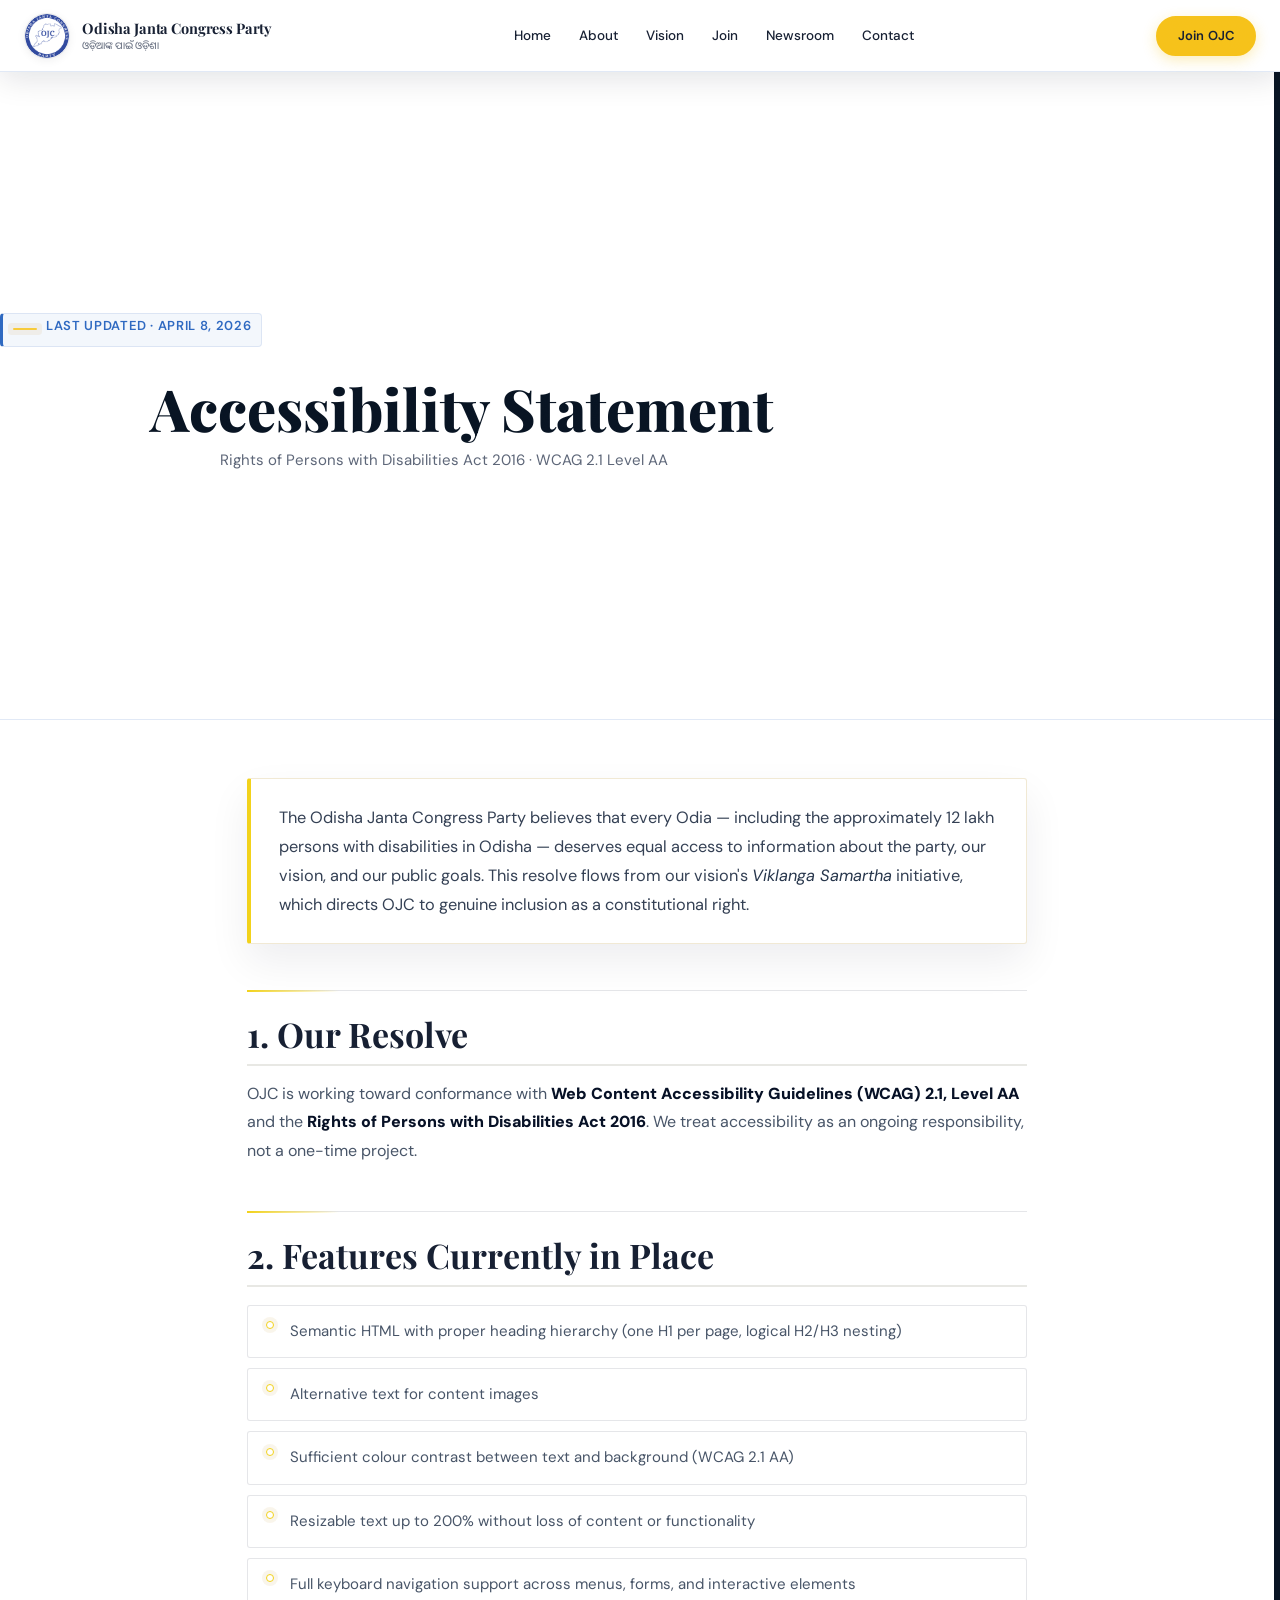
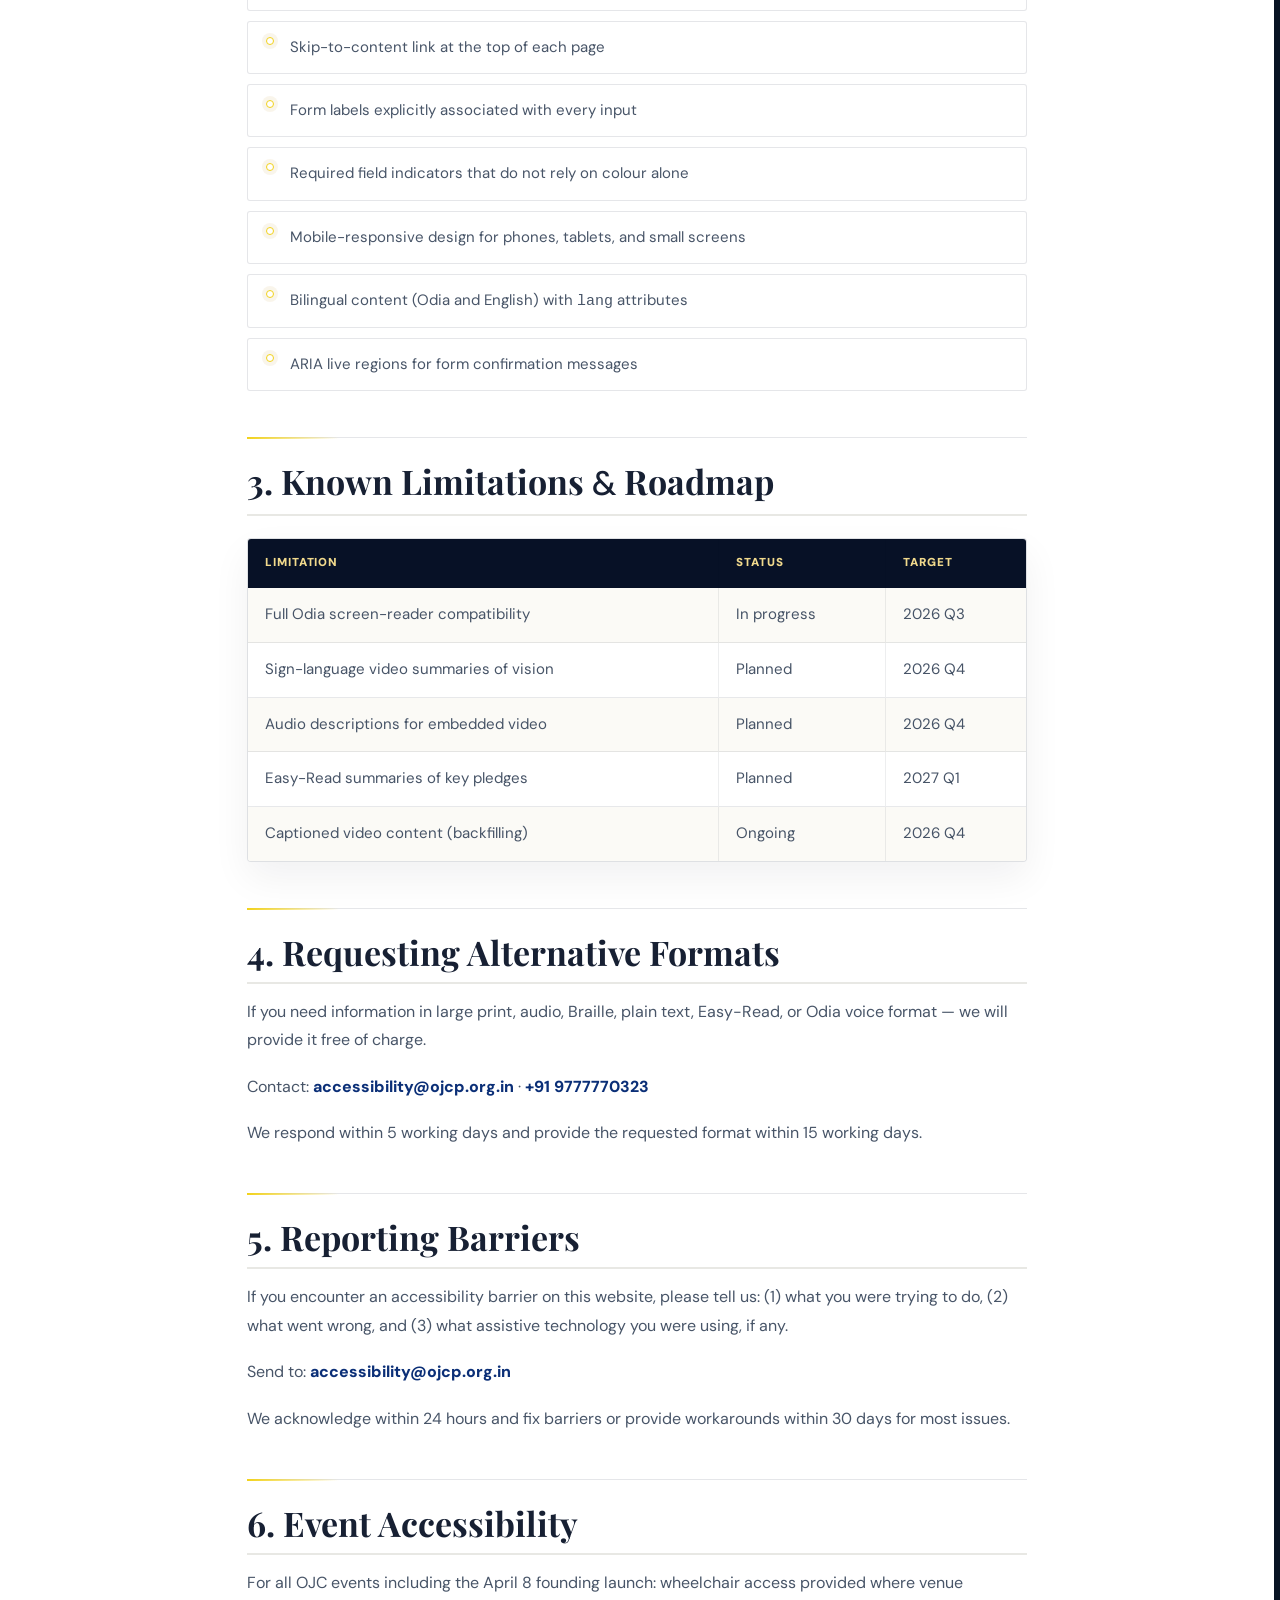
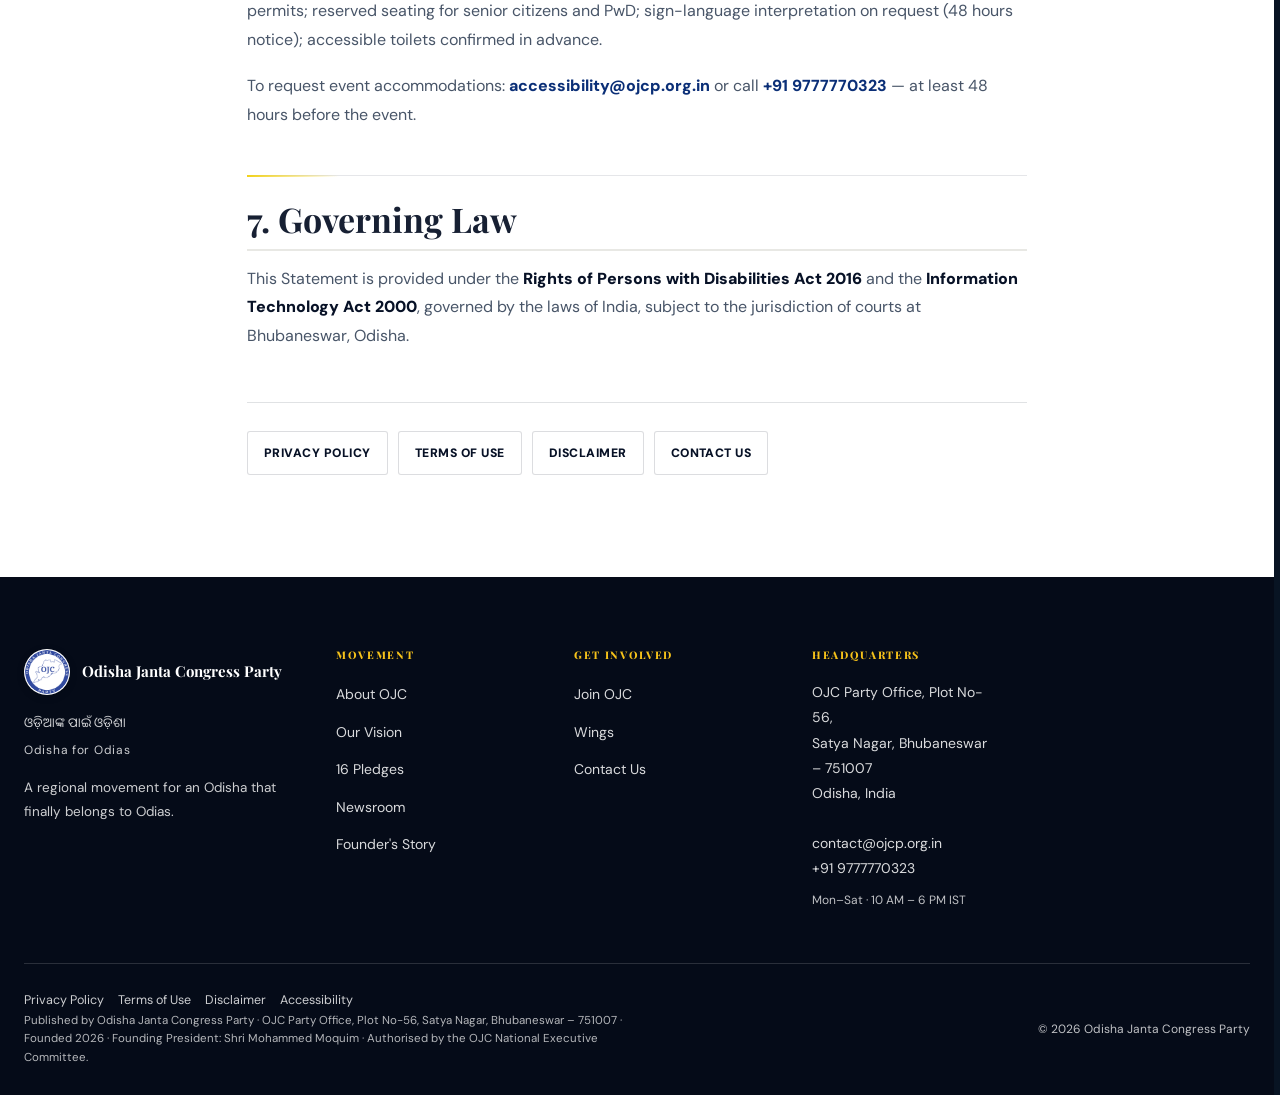
<file: accessibility.html>
<!DOCTYPE html>
<html lang="en">
<head>
  <meta charset="UTF-8"><meta name="viewport" content="width=device-width, initial-scale=1.0">
  <title>Accessibility · How OJC Builds an Inclusive Website | OJC</title>
  <meta name="description" content="OJC is dedicated to making this website accessible to every Odia, including persons with disabilities. Read our accessibility statement and how to request assistance.">
  <link rel="icon" type="image/png" href="assets/images/selected/ojcp-official-logo-2026.png?v=3.0">
  <link rel="preconnect" href="https://fonts.googleapis.com"><link rel="preconnect" href="https://fonts.gstatic.com" crossorigin>
  <link href="https://fonts.googleapis.com/css2?family=Playfair+Display:ital,wght@0,600;0,700;0,900;1,600&family=DM+Sans:wght@300;400;500;600&family=Noto+Sans+Oriya:wght@400;700&display=swap" rel="stylesheet">
  <link rel="stylesheet" href="assets/css/style.css">
  <link rel="stylesheet" href="assets/css/ojcp-theme-tokens.css">
  <link rel="stylesheet" href="assets/css/hero-system.css">
  <link rel="stylesheet" href="assets/css/legal-final.css">
  <link rel="stylesheet" href="assets/css/global-final.css">
  <!-- PREMIUM REDESIGN -->
  <link rel="stylesheet" href="assets/css/premium-redesign.css?v=6.0">
</head>
<body class="legal-page">
<a class="skip-link" href="#main">Skip to main content</a>
<header class="site-header scrolled" role="banner"><div class="container header-inner"><a href="index.html" class="logo-link"><img src="assets/images/selected/official-ojc-party-logo-final.png?v=6.0" alt="Odisha Janta Congress Party Logo" class="logo-emblem"><div class="logo-text"><span class="logo-name">Odisha Janta Congress Party</span><span class="logo-tagline odia">ଓଡ଼ିଆଙ୍କ ପାଇଁ ଓଡ଼ିଶା</span></div></a><nav class="main-nav"><a href="index.html" class="nav-link">Home</a><a href="about.html" class="nav-link">About</a><a href="vision.html" class="nav-link">Vision</a><a href="join.html" class="nav-link">Join</a><a href="newsroom.html" class="nav-link">Newsroom</a><a href="contact.html" class="nav-link">Contact</a></nav><div class="header-ctas"><a href="join.html" class="btn btn-primary">Join OJC</a></div><button class="hamburger" aria-expanded="false" aria-controls="mobile-nav" aria-label="Open menu"><span></span><span></span><span></span></button></div></header>
<nav class="mobile-nav" id="mobile-nav"><button class="mobile-nav-close" aria-label="Close menu">&times;</button><a href="index.html" class="nav-link">Home</a><a href="about.html" class="nav-link">About</a><a href="vision.html" class="nav-link">Vision</a><a href="join.html" class="nav-link">Join OJC</a><a href="newsroom.html" class="nav-link">Newsroom</a><a href="contact.html" class="nav-link">Contact</a></nav>
<main id="main">
  <div class="legal-hero"><div class="container"><span class="eyebrow">Last updated · April 8, 2026</span><h1>Accessibility Statement</h1><p class="updated">Rights of Persons with Disabilities Act 2016 · WCAG 2.1 Level AA</p></div></div>
  <div class="legal-content">
    <p>The Odisha Janta Congress Party believes that every Odia — including the approximately 12 lakh persons with disabilities in Odisha — deserves equal access to information about the party, our vision, and our public goals. This resolve flows from our vision's <em>Viklanga Samartha</em> initiative, which directs OJC to genuine inclusion as a constitutional right.</p>

    <h2>1. Our Resolve</h2>
    <p>OJC is working toward conformance with <strong>Web Content Accessibility Guidelines (WCAG) 2.1, Level AA</strong> and the <strong>Rights of Persons with Disabilities Act 2016</strong>. We treat accessibility as an ongoing responsibility, not a one-time project.</p>

    <h2>2. Features Currently in Place</h2>
    <ul>
      <li>Semantic HTML with proper heading hierarchy (one H1 per page, logical H2/H3 nesting)</li>
      <li>Alternative text for content images</li>
      <li>Sufficient colour contrast between text and background (WCAG 2.1 AA)</li>
      <li>Resizable text up to 200% without loss of content or functionality</li>
      <li>Full keyboard navigation support across menus, forms, and interactive elements</li>
      <li>Skip-to-content link at the top of each page</li>
      <li>Form labels explicitly associated with every input</li>
      <li>Required field indicators that do not rely on colour alone</li>
      <li>Mobile-responsive design for phones, tablets, and small screens</li>
      <li>Bilingual content (Odia and English) with <code>lang</code> attributes</li>
      <li>ARIA live regions for form confirmation messages</li>
    </ul>

    <h2>3. Known Limitations & Roadmap</h2>
    <table>
      <tr><th>Limitation</th><th>Status</th><th>Target</th></tr>
      <tr><td>Full Odia screen-reader compatibility</td><td>In progress</td><td>2026 Q3</td></tr>
      <tr><td>Sign-language video summaries of vision</td><td>Planned</td><td>2026 Q4</td></tr>
      <tr><td>Audio descriptions for embedded video</td><td>Planned</td><td>2026 Q4</td></tr>
      <tr><td>Easy-Read summaries of key pledges</td><td>Planned</td><td>2027 Q1</td></tr>
      <tr><td>Captioned video content (backfilling)</td><td>Ongoing</td><td>2026 Q4</td></tr>
    </table>

    <h2>4. Requesting Alternative Formats</h2>
    <p>If you need information in large print, audio, Braille, plain text, Easy-Read, or Odia voice format — we will provide it free of charge.</p>
    <p>Contact: <a href="mailto:accessibility@ojcp.org.in">accessibility@ojcp.org.in</a> · <a href="tel:+919777770323">+91 9777770323</a></p>
    <p>We respond within 5 working days and provide the requested format within 15 working days.</p>

    <h2>5. Reporting Barriers</h2>
    <p>If you encounter an accessibility barrier on this website, please tell us: (1) what you were trying to do, (2) what went wrong, and (3) what assistive technology you were using, if any.</p>
    <p>Send to: <a href="mailto:accessibility@ojcp.org.in">accessibility@ojcp.org.in</a></p>
    <p>We acknowledge within 24 hours and fix barriers or provide workarounds within 30 days for most issues.</p>

    <h2>6. Event Accessibility</h2>
    <p>For all OJC events including the April 8 founding launch: wheelchair access provided where venue permits; reserved seating for senior citizens and PwD; sign-language interpretation on request (48 hours notice); accessible toilets confirmed in advance.</p>
    <p>To request event accommodations: <a href="mailto:accessibility@ojcp.org.in">accessibility@ojcp.org.in</a> or call <a href="tel:+919777770323">+91 9777770323</a> — at least 48 hours before the event.</p>

    <h2>7. Governing Law</h2>
    <p>This Statement is provided under the <strong>Rights of Persons with Disabilities Act 2016</strong> and the <strong>Information Technology Act 2000</strong>, governed by the laws of India, subject to the jurisdiction of courts at Bhubaneswar, Odisha.</p>

    <div class="legal-nav"><a href="privacy.html">Privacy Policy</a><a href="terms.html">Terms of Use</a><a href="disclaimer.html">Disclaimer</a><a href="contact.html">Contact Us</a></div>
  </div>
</main>
<footer class="site-footer" role="contentinfo">
  <div class="container">
    <div class="footer-main">
      <div class="footer-brand">
        <div class="footer-logo">
          <img src="assets/images/selected/official-ojc-party-logo-final.png?v=6.0" alt="Odisha Janta Congress Party Logo" class="footer-logo-emblem">
          <span class="footer-logo-text">Odisha Janta Congress Party</span>
        </div>
        <span class="footer-odia odia">ଓଡ଼ିଆଙ୍କ ପାଇଁ ଓଡ଼ିଶା</span>
        <div class="footer-tagline-en">Odisha for Odias</div>
        <p class="footer-mission">A regional movement for an Odisha that finally belongs to Odias.</p>
      </div>
      <div class="footer-col">
        <h3>Movement</h3>
        <ul>
          <li><a href="about.html">About OJC</a></li>
          <li><a href="vision.html">Our Vision</a></li>
          <li><a href="vision.html#pledges">16 Pledges</a></li>
          <li><a href="newsroom.html">Newsroom</a></li>
          <li><a href="about.html#founder">Founder's Story</a></li>
        </ul>
      </div>
      <div class="footer-col">
        <h3>Get Involved</h3>
        <ul>
          <li><a href="join.html">Join OJC</a></li>
          <li><a href="join.html#wings">Wings</a></li>
          <li><a href="contact.html">Contact Us</a></li>
        </ul>
      </div>
      <div class="footer-col footer-contact">
        <h3>Headquarters</h3>
        <address>
          OJC Party Office, Plot No-56,<br>
          Satya Nagar, Bhubaneswar – 751007<br>
          Odisha, India<br><br>
          <a href="mailto:contact@ojcp.org.in">contact@ojcp.org.in</a><br>
          <a href="tel:+919777770323">+91 9777770323</a>
        </address>
        <p class="footer-hours">Mon–Sat · 10 AM – 6 PM IST</p>
      </div>
    </div>
    <div class="footer-bottom">
      <div>
        <nav class="footer-legal-links" aria-label="Legal links">
          <a href="privacy.html">Privacy Policy</a>
          <a href="terms.html">Terms of Use</a>
          <a href="disclaimer.html">Disclaimer</a>
          <a href="accessibility.html">Accessibility</a>
        </nav>
        <p class="footer-disclaimer">Published by Odisha Janta Congress Party · OJC Party Office, Plot No-56, Satya Nagar, Bhubaneswar – 751007 · Founded 2026 · Founding President: Shri Mohammed Moquim · Authorised by the OJC National Executive Committee.</p>
      </div>
      <p class="footer-copyright">© 2026 Odisha Janta Congress Party</p>
    </div>
  </div>
</footer>
<script src="assets/js/main.js?v=6.0"></script>
</body>
</html>
</file>
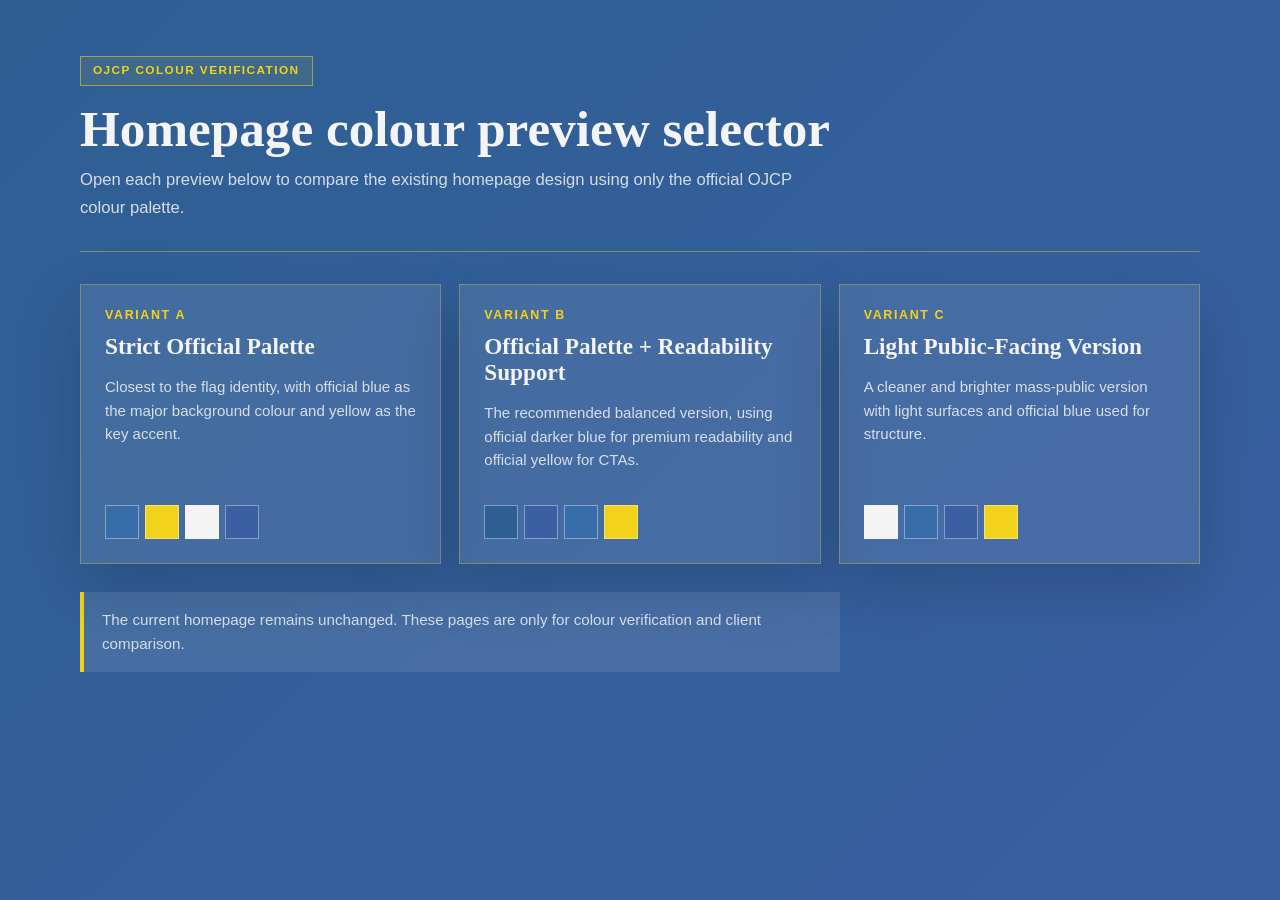
<file: colour-previews.html>
<!DOCTYPE html>
<html lang="en">
<head>
  <meta charset="UTF-8">
  <meta name="viewport" content="width=device-width, initial-scale=1.0">
  <title>OJCP Homepage Colour Previews</title>
  <style>
    :root {
      --ojc-yellow: #F2D21B;
      --ojc-white: #F4F4F4;
      --ojc-blue: #376DA8;
      --ojc-logo-blue: #3A5FA3;
      --ojc-dark-blue: #2E5F93;
    }

    * {
      box-sizing: border-box;
    }

    body {
      margin: 0;
      min-height: 100vh;
      font-family: Georgia, "Times New Roman", serif;
      color: var(--ojc-white);
      background:
        linear-gradient(135deg, rgba(46, 95, 147, 0.96), rgba(58, 95, 163, 0.92)),
        var(--ojc-dark-blue);
    }

    main {
      width: min(1120px, calc(100% - 40px));
      margin: 0 auto;
      padding: 56px 0;
    }

    .preview-header {
      border-bottom: 1px solid rgba(242, 210, 27, 0.42);
      padding-bottom: 28px;
      margin-bottom: 32px;
    }

    .kicker {
      display: inline-flex;
      align-items: center;
      min-height: 30px;
      padding: 6px 12px;
      border: 1px solid rgba(242, 210, 27, 0.55);
      color: var(--ojc-yellow);
      font: 700 0.74rem/1 Arial, sans-serif;
      text-transform: uppercase;
      letter-spacing: 0.12em;
      background: rgba(242, 210, 27, 0.08);
    }

    h1 {
      max-width: 760px;
      margin: 18px 0 12px;
      font-size: clamp(2.2rem, 4vw, 4.25rem);
      line-height: 0.98;
      letter-spacing: 0;
    }

    p {
      max-width: 760px;
      margin: 0;
      color: rgba(244, 244, 244, 0.84);
      font: 400 1.04rem/1.7 Arial, sans-serif;
    }

    .preview-grid {
      display: grid;
      grid-template-columns: repeat(3, minmax(0, 1fr));
      gap: 18px;
    }

    .preview-card {
      display: flex;
      min-height: 280px;
      flex-direction: column;
      justify-content: space-between;
      padding: 24px;
      border: 1px solid rgba(242, 210, 27, 0.32);
      color: inherit;
      text-decoration: none;
      background: rgba(244, 244, 244, 0.09);
      box-shadow: 0 24px 60px rgba(0, 0, 0, 0.16);
      transition: transform 180ms ease, border-color 180ms ease, background 180ms ease;
    }

    .preview-card:hover,
    .preview-card:focus-visible {
      transform: translateY(-3px);
      border-color: var(--ojc-yellow);
      background: rgba(244, 244, 244, 0.14);
      outline: none;
    }

    .preview-card strong {
      display: block;
      color: var(--ojc-yellow);
      font: 800 0.78rem/1 Arial, sans-serif;
      text-transform: uppercase;
      letter-spacing: 0.13em;
      margin-bottom: 12px;
    }

    .preview-card h2 {
      margin: 0;
      font-size: 1.45rem;
      line-height: 1.12;
      letter-spacing: 0;
    }

    .preview-card p {
      margin-top: 16px;
      font-size: 0.94rem;
      line-height: 1.55;
    }

    .swatches {
      display: flex;
      gap: 6px;
      margin-top: 22px;
    }

    .swatch {
      width: 34px;
      height: 34px;
      border: 1px solid rgba(244, 244, 244, 0.42);
    }

    .blue { background: var(--ojc-blue); }
    .logo-blue { background: var(--ojc-logo-blue); }
    .dark-blue { background: var(--ojc-dark-blue); }
    .yellow { background: var(--ojc-yellow); }
    .white { background: var(--ojc-white); }

    .note {
      margin-top: 28px;
      padding: 16px 18px;
      border-left: 4px solid var(--ojc-yellow);
      background: rgba(244, 244, 244, 0.1);
      color: rgba(244, 244, 244, 0.82);
      font: 400 0.95rem/1.6 Arial, sans-serif;
    }

    @media (max-width: 820px) {
      main {
        width: min(100% - 28px, 560px);
        padding: 32px 0;
      }

      .preview-grid {
        grid-template-columns: 1fr;
      }

      .preview-card {
        min-height: 220px;
      }
    }
  </style>
</head>
<body>
  <main>
    <header class="preview-header">
      <span class="kicker">OJCP Colour Verification</span>
      <h1>Homepage colour preview selector</h1>
      <p>Open each preview below to compare the existing homepage design using only the official OJCP colour palette.</p>
    </header>

    <section class="preview-grid" aria-label="Homepage colour preview links">
      <a class="preview-card" href="index-colour-preview-a.html">
        <span>
          <strong>Variant A</strong>
          <h2>Strict Official Palette</h2>
          <p>Closest to the flag identity, with official blue as the major background colour and yellow as the key accent.</p>
        </span>
        <span class="swatches" aria-hidden="true">
          <span class="swatch blue"></span>
          <span class="swatch yellow"></span>
          <span class="swatch white"></span>
          <span class="swatch logo-blue"></span>
        </span>
      </a>

      <a class="preview-card" href="index-colour-preview-b.html">
        <span>
          <strong>Variant B</strong>
          <h2>Official Palette + Readability Support</h2>
          <p>The recommended balanced version, using official darker blue for premium readability and official yellow for CTAs.</p>
        </span>
        <span class="swatches" aria-hidden="true">
          <span class="swatch dark-blue"></span>
          <span class="swatch logo-blue"></span>
          <span class="swatch blue"></span>
          <span class="swatch yellow"></span>
        </span>
      </a>

      <a class="preview-card" href="index-colour-preview-c.html">
        <span>
          <strong>Variant C</strong>
          <h2>Light Public-Facing Version</h2>
          <p>A cleaner and brighter mass-public version with light surfaces and official blue used for structure.</p>
        </span>
        <span class="swatches" aria-hidden="true">
          <span class="swatch white"></span>
          <span class="swatch blue"></span>
          <span class="swatch logo-blue"></span>
          <span class="swatch yellow"></span>
        </span>
      </a>
    </section>

    <p class="note">The current homepage remains unchanged. These pages are only for colour verification and client comparison.</p>
  </main>
</body>
</html>
</file>
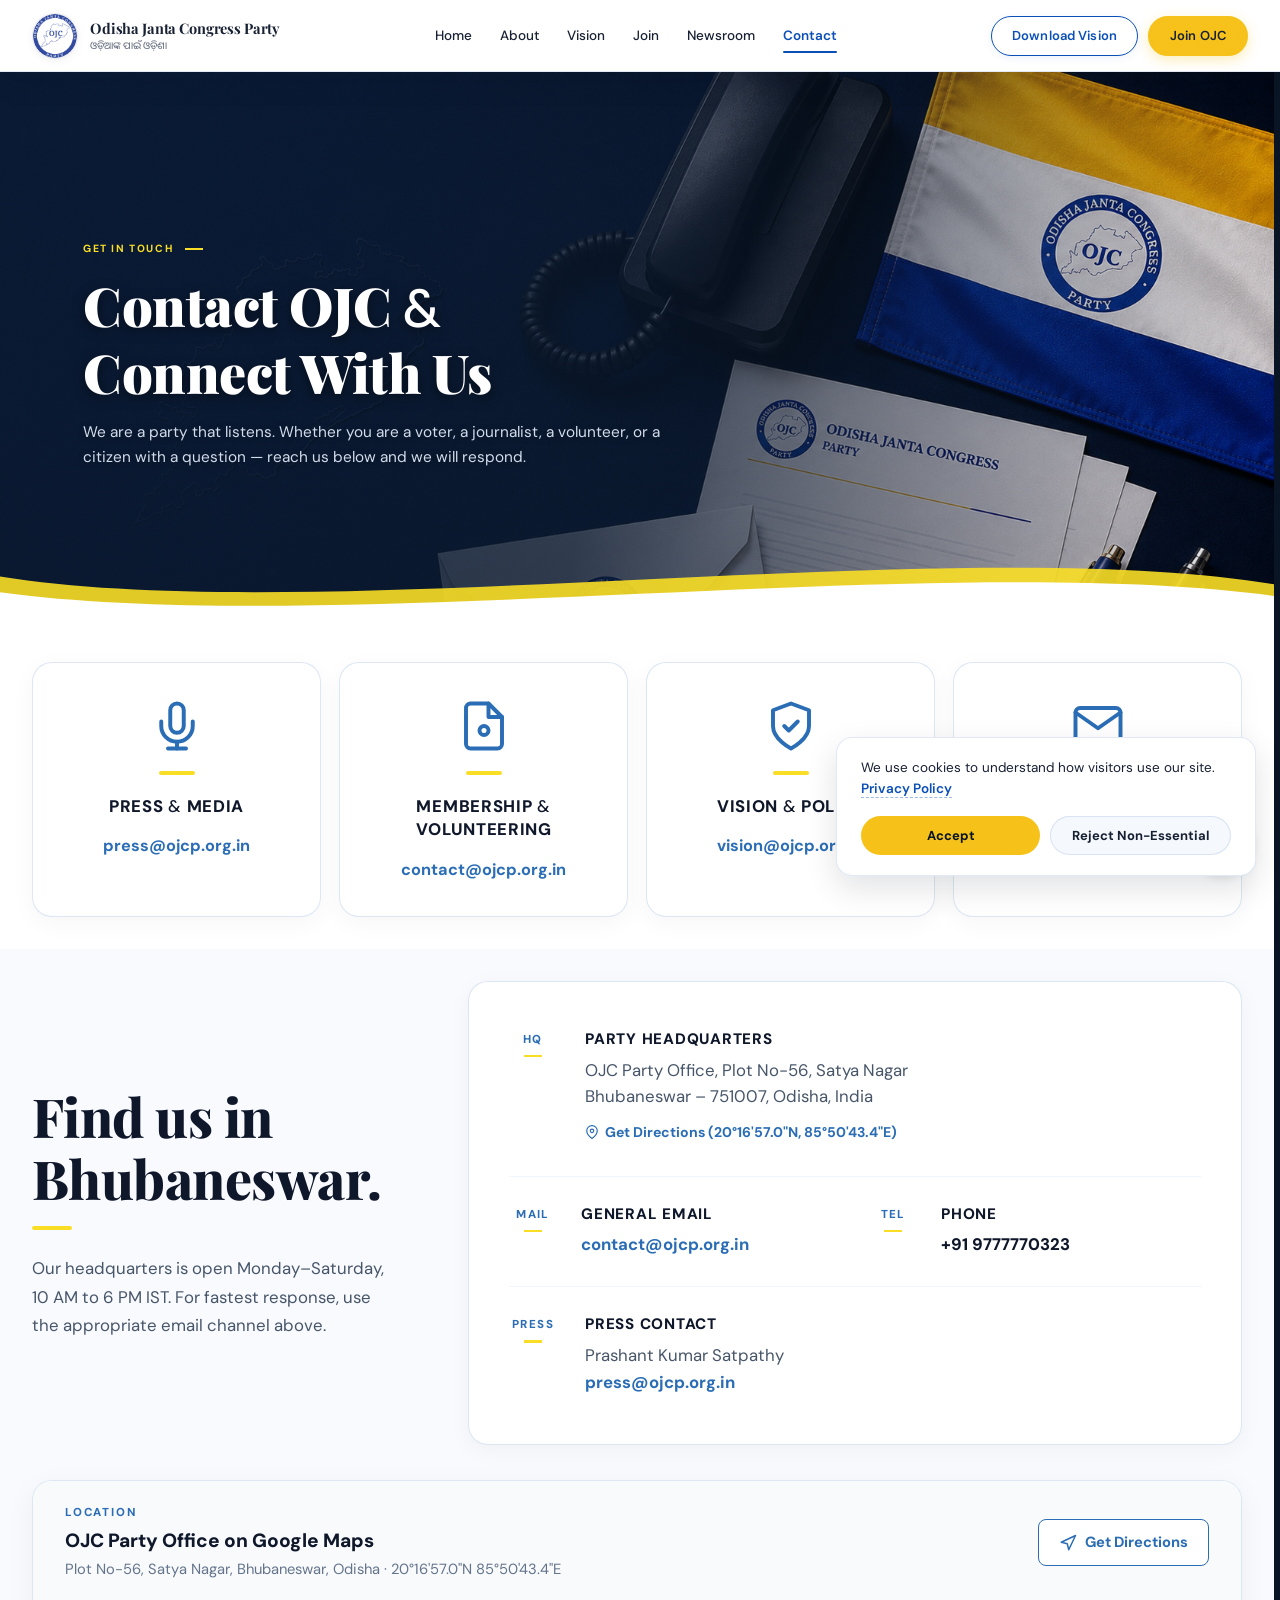
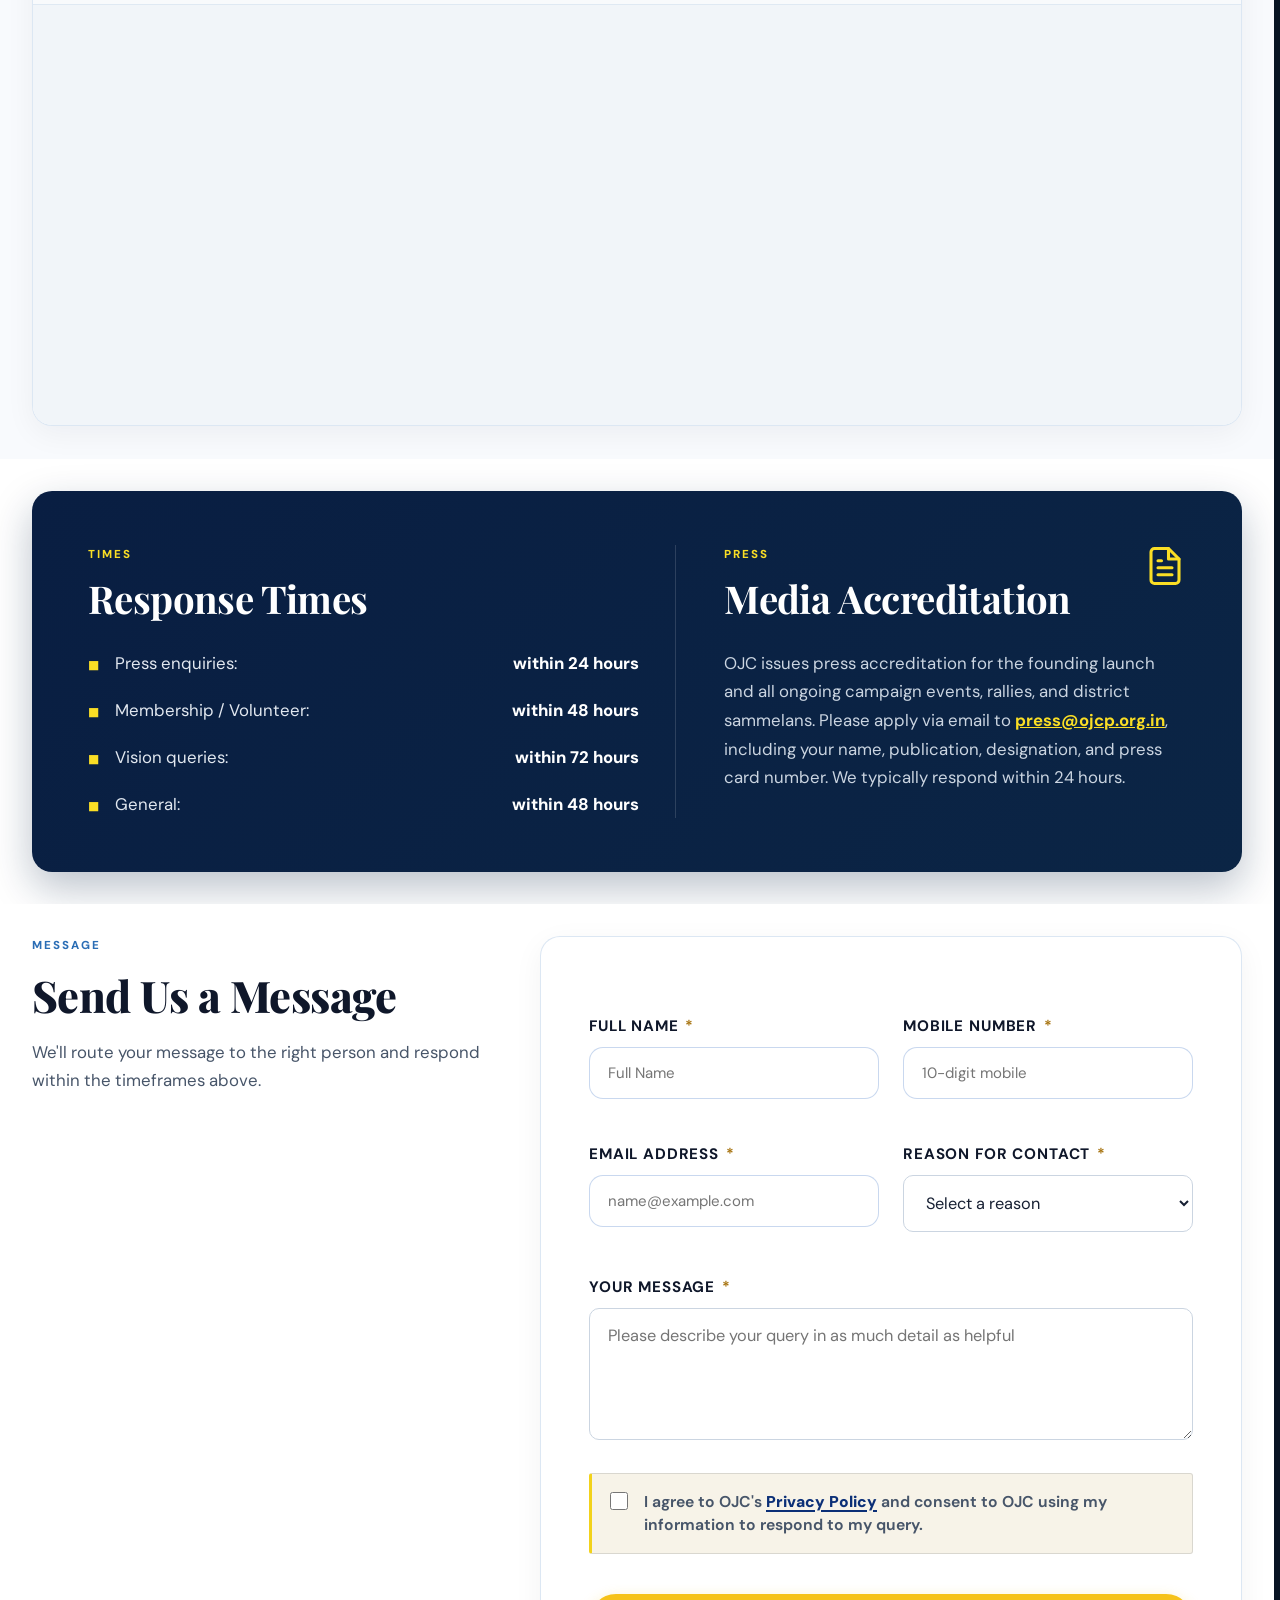
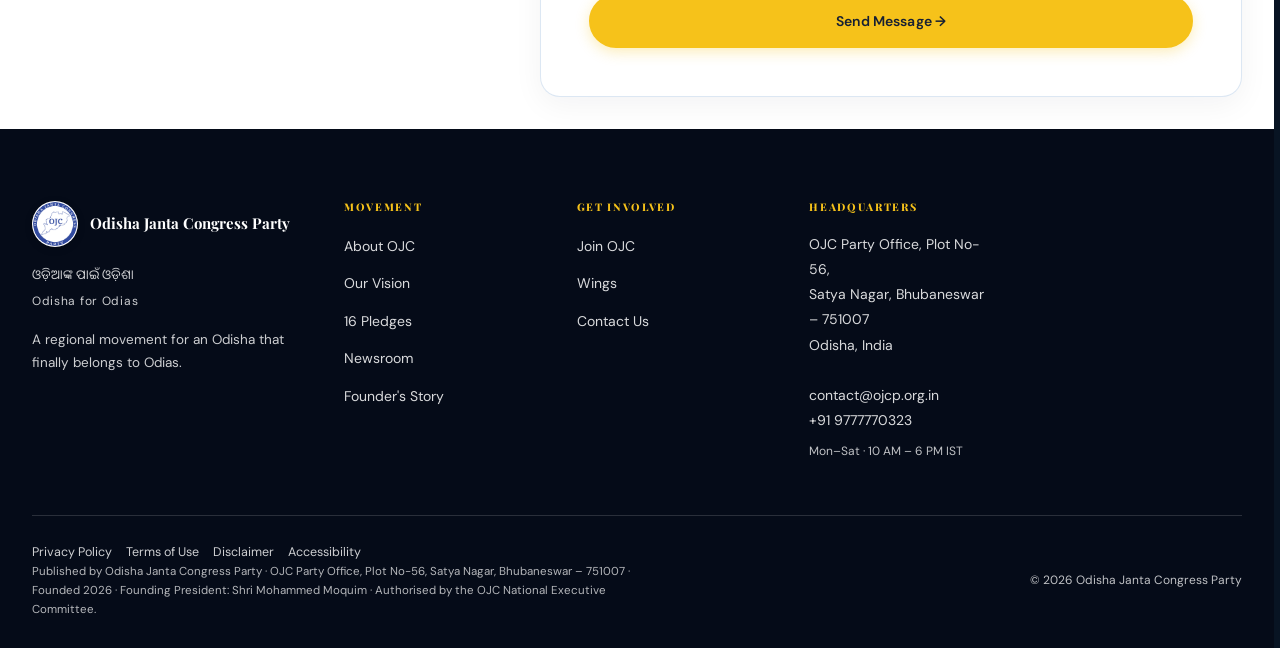
<file: contact.html>
<!DOCTYPE html>
<html lang="en">

<head>
  <meta charset="UTF-8">
  <meta name="viewport" content="width=device-width, initial-scale=1.0">
  <title>Contact OJC · Reach the Odisha Janta Congress Party</title>
  <meta name="description"
    content="Contact the Odisha Janta Congress Party — press enquiries, membership, volunteer coordination, vision questions. Office in Bhubaneswar. We respond within 24–48 hours.">
  <link rel="canonical" href="https://www.ojcp.org.in/contact.html">
  <link rel="icon" type="image/png" href="assets/images/selected/ojcp-official-logo-2026.png?v=3.0">
  <link rel="preconnect" href="https://fonts.googleapis.com">
  <link rel="preconnect" href="https://fonts.gstatic.com" crossorigin>
  <link
    href="https://fonts.googleapis.com/css2?family=Playfair+Display:ital,wght@0,600;0,700;0,900;1,600&family=DM+Sans:wght@300;400;500;600&family=Noto+Sans+Oriya:wght@400;700&display=swap"
    rel="stylesheet">
  <link rel="stylesheet" href="assets/css/style.css">
  <link rel="stylesheet" href="assets/css/ojcp-theme-tokens.css">
  <link rel="stylesheet" href="assets/css/hero-system.css">
  <link rel="stylesheet" href="assets/css/contact-final.css">
  <link rel="stylesheet" href="assets/css/global-final.css">
  <script async src="https://www.googletagmanager.com/gtag/js?id=G-XXXXXXXXXX"></script>
  <script>window.dataLayer = window.dataLayer || []; function gtag() { dataLayer.push(arguments); } gtag('js', new Date()); gtag('consent', 'default', { analytics_storage: 'denied' }); gtag('config', 'G-XXXXXXXXXX');</script>
  <!-- PREMIUM REDESIGN -->
  <link rel="stylesheet" href="assets/css/premium-redesign.css?v=106.0">
</head>

<body class="contact-page">
  <a class="skip-link" href="#main">Skip to main content</a>
  <header class="site-header scrolled" role="banner">
    <div class="container header-inner">
      <a href="index.html" class="logo-link"><img src="assets/images/selected/official-ojc-party-logo-final.png?v=6.0"
          alt="Odisha Janta Congress Party Logo" class="logo-emblem">
        <div class="logo-text"><span class="logo-name">Odisha Janta Congress Party</span><span
            class="logo-tagline odia">ଓଡ଼ିଆଙ୍କ ପାଇଁ ଓଡ଼ିଶା</span></div>
      </a>
      <nav class="main-nav"><a href="index.html" class="nav-link">Home</a><a href="about.html"
          class="nav-link">About</a><a href="vision.html" class="nav-link">Vision</a><a href="join.html"
          class="nav-link">Join</a><a href="newsroom.html" class="nav-link">Newsroom</a><a href="contact.html"
          class="nav-link active" aria-current="page">Contact</a></nav>
      <div class="header-ctas">
        <a href="manifesto.pdf" download="OJC_Party_Vision_Manifesto.pdf" class="btn btn-outline">Download Vision</a>
        <a href="join.html" class="btn btn-primary">Join OJC</a>
      </div>
      <button class="hamburger" aria-expanded="false" aria-controls="mobile-nav"
        aria-label="Open menu"><span></span><span></span><span></span></button>
    </div>
  </header>
  <nav class="mobile-nav" id="mobile-nav"><button class="mobile-nav-close" aria-label="Close menu">&times;</button><a
      href="index.html" class="nav-link">Home</a><a href="about.html" class="nav-link">About</a><a href="vision.html"
      class="nav-link">Vision</a><a href="join.html" class="nav-link">Join OJC</a><a href="newsroom.html"
      class="nav-link">Newsroom</a><a href="contact.html" class="nav-link">Contact</a><a href="manifesto.pdf"
      download="OJC_Party_Vision_Manifesto.pdf" class="btn btn-outline"
      style="margin-top: 14px; margin-bottom: 8px;">Download Vision (PDF)</a><a href="join.html"
      class="btn btn-primary">Become a Member</a></nav>

  <main id="main">
    <!-- SVG ClipPath defining the wavy TOP edge only -->
    <svg width="0" height="0" style="position:absolute; width:0; height:0; overflow:hidden;" aria-hidden="true">
      <defs>
        <clipPath id="topClip" clipPathUnits="objectBoundingBox">
          <path d="
          M 0,0.02
          C 0.2,0.005 0.35,0.03 0.5,0.018
          S 0.8,0.005 1,0.015
          L 1,1
          L 0,1
          Z
        " />
        </clipPath>
      </defs>
    </svg>

    <!-- FULL-BLEED CONTACT HERO SECTION -->
    <section class="contact-hero-redesign vision-hero-redesign">
      <div class="hero-bg-image-wrapper">
        <img src="assets/images/contact-hero-bg.png?v=2.0"
          alt="Odisha Janta Congress Party Contact & Desk Support Artwork" class="hero-bg-image contact-hero-bg-image">
        <div class="hero-cinematic-overlay"></div>
      </div>
      <div class="vision-hero-content contact-hero-content">
        <div class="vision-eyebrow-badge fade-in fade-in-delay-1">
          <span class="eyebrow-text">GET IN TOUCH</span>
          <div class="eyebrow-line"></div>
        </div>
        <h1 class="vision-hero-headline fade-in fade-in-delay-2">Contact OJC &amp;<br>Connect With Us</h1>
        <p class="vision-hero-sub fade-in fade-in-delay-3">We are a party that listens. Whether you are a voter, a
          journalist, a volunteer, or a citizen with a question — reach us below and we will respond.</p>
      </div>
      <!-- ELEGANT ORGANIC CURVED WAVE TRANSITION -->
      <div class="hero-curved-divider" aria-hidden="true">
        <svg class="curved-wave-svg" viewBox="0 0 1440 90" preserveAspectRatio="none"
          xmlns="http://www.w3.org/2000/svg">
          <path d="M0,32 C360,85 1080,-15 1440,40 L1440,65 C1080,10 360,105 0,50 Z" fill="#FADE25" opacity="0.9" />
          <path d="M0,48 C380,95 1060,5 1440,52 L1440,150 L0,150 Z" fill="#ffffff" />
        </svg>
      </div>
    </section>

    <!-- 1. TOP CHANNEL CARDS (4-COLUMN GRID) -->
    <section class="contact-channel-section">
      <div class="container">
        <div class="contact-channel-grid">
          <a href="mailto:press@ojcp.org.in" class="contact-channel-card fade-in">
            <div class="channel-icon-wrapper">
              <svg width="54" height="54" viewBox="0 0 24 24" fill="none" stroke="#2A6DB5" stroke-width="1.75"
                stroke-linecap="round" stroke-linejoin="round">
                <path d="M12 2a3 3 0 0 0-3 3v7a3 3 0 0 0 6 0V5a3 3 0 0 0-3-3z" />
                <path d="M19 10v2a7 7 0 0 1-14 0v-2" />
                <line x1="12" y1="19" x2="12" y2="22" />
                <line x1="8" y1="22" x2="16" y2="22" />
              </svg>
            </div>
            <div class="channel-yellow-dash"></div>
            <h3 class="channel-card-title">PRESS &amp; MEDIA</h3>
            <span class="channel-card-email">press@ojcp.org.in</span>
          </a>

          <a href="mailto:contact@ojcp.org.in" class="contact-channel-card fade-in fade-in-delay-1">
            <div class="channel-icon-wrapper">
              <svg width="54" height="54" viewBox="0 0 24 24" fill="none" stroke="#2A6DB5" stroke-width="1.75"
                stroke-linecap="round" stroke-linejoin="round">
                <path d="M14 2H6a2 2 0 0 0-2 2v16a2 2 0 0 0 2 2h12a2 2 0 0 0 2-2V8z" />
                <polyline points="14 2 14 8 20 8" />
                <circle cx="12" cy="14" r="2" />
              </svg>
            </div>
            <div class="channel-yellow-dash"></div>
            <h3 class="channel-card-title">MEMBERSHIP &amp;<br>VOLUNTEERING</h3>
            <span class="channel-card-email">contact@ojcp.org.in</span>
          </a>

          <a href="mailto:vision@ojcp.org.in" class="contact-channel-card fade-in fade-in-delay-2">
            <div class="channel-icon-wrapper">
              <svg width="54" height="54" viewBox="0 0 24 24" fill="none" stroke="#2A6DB5" stroke-width="1.75"
                stroke-linecap="round" stroke-linejoin="round">
                <path d="M12 22s8-4 8-10V5l-8-3-8 3v7c0 6 8 10 8 10z" />
                <path d="M9 12l2 2 4-4" />
              </svg>
            </div>
            <div class="channel-yellow-dash"></div>
            <h3 class="channel-card-title">VISION &amp; POLICY</h3>
            <span class="channel-card-email">vision@ojcp.org.in</span>
          </a>

          <a href="mailto:contact@ojcp.org.in" class="contact-channel-card fade-in fade-in-delay-3">
            <div class="channel-icon-wrapper">
              <svg width="54" height="54" viewBox="0 0 24 24" fill="none" stroke="#2A6DB5" stroke-width="1.75"
                stroke-linecap="round" stroke-linejoin="round">
                <path d="M4 4h16c1.1 0 2 .9 2 2v12c0 1.1-.9 2-2 2H4c-1.1 0-2-.9-2-2V6c0-1.1.9-2 2-2z" />
                <polyline points="22,6 12,13 2,6" />
              </svg>
            </div>
            <div class="channel-yellow-dash"></div>
            <h3 class="channel-card-title">GENERAL ENQUIRIES</h3>
            <span class="channel-card-email">contact@ojcp.org.in</span>
          </a>
        </div>
      </div>
    </section>

    <!-- 2. FIND US IN BHUBANESWAR & HQ DOSSIER CARD -->
    <section class="contact-hq-section">
      <div class="container">
        <div class="contact-hq-layout">
          <!-- Left: Text -->
          <div class="contact-hq-text">
            <h2 class="hq-headline">Find us in<br>Bhubaneswar.</h2>
            <div class="hq-yellow-dash"></div>
            <p class="hq-body">Our headquarters is open Monday–Saturday, 10 AM to 6 PM IST. For fastest response, use
              the appropriate email channel above.</p>
          </div>

          <!-- Right: Dossier Card -->
          <div class="contact-hq-dossier-card fade-in">
            <!-- Row 1: HQ -->
            <div class="hq-dossier-row">
              <div class="hq-badge-cell">
                <span class="hq-badge-label">HQ</span>
                <div class="badge-dash"></div>
              </div>
              <div class="hq-content-cell">
                <h3 class="hq-block-title">PARTY HEADQUARTERS</h3>
                <p class="hq-block-desc">OJC Party Office, Plot No-56, Satya Nagar<br>Bhubaneswar – 751007, Odisha,
                  India</p>
                <a href="https://www.google.com/maps/dir/?api=1&destination=20.2825,85.845389" target="_blank" rel="noopener noreferrer" class="hq-map-quicklink">
                  <svg width="14" height="14" viewBox="0 0 24 24" fill="none" stroke="currentColor" stroke-width="2" stroke-linecap="round" stroke-linejoin="round"><path d="M21 10c0 7-9 13-9 13s-9-6-9-13a9 9 0 0 1 18 0z"></path><circle cx="12" cy="10" r="3"></circle></svg>
                  Get Directions (20°16'57.0"N, 85°50'43.4"E)
                </a>
              </div>
            </div>

            <!-- Row 2: Mail & Phone (2-col) -->
            <div class="hq-dossier-row hq-split-row">
              <div class="hq-split-col">
                <div class="hq-badge-cell">
                  <span class="hq-badge-label">MAIL</span>
                  <div class="badge-dash"></div>
                </div>
                <div class="hq-content-cell">
                  <h3 class="hq-block-title">GENERAL EMAIL</h3>
                  <p class="hq-block-desc"><a href="mailto:contact@ojcp.org.in" class="hq-link">contact@ojcp.org.in</a>
                  </p>
                </div>
              </div>
              <div class="hq-split-col">
                <div class="hq-badge-cell">
                  <span class="hq-badge-label">TEL</span>
                  <div class="badge-dash"></div>
                </div>
                <div class="hq-content-cell">
                  <h3 class="hq-block-title">PHONE</h3>
                  <p class="hq-block-desc"><a href="tel:+919777770323" class="hq-phone-link">+91 9777770323</a></p>
                </div>
              </div>
            </div>

            <!-- Row 3: Press Contact -->
            <div class="hq-dossier-row">
              <div class="hq-badge-cell">
                <span class="hq-badge-label">PRESS</span>
                <div class="badge-dash"></div>
              </div>
              <div class="hq-content-cell">
                <h3 class="hq-block-title">PRESS CONTACT</h3>
                <p class="hq-block-desc">Prashant Kumar Satpathy<br><a href="mailto:press@ojcp.org.in"
                    class="hq-link">press@ojcp.org.in</a></p>
              </div>
            </div>
          </div>
        </div>

        <!-- Interactive Party Office Google Map -->
        <div class="contact-map-wrapper fade-in">
          <div class="contact-map-header">
            <div class="map-header-info">
              <span class="map-eyebrow">LOCATION</span>
              <h3 class="map-title">OJC Party Office on Google Maps</h3>
              <p class="map-sub">Plot No-56, Satya Nagar, Bhubaneswar, Odisha &middot; 20&deg;16'57.0"N 85&deg;50'43.4"E</p>
            </div>
            <a href="https://www.google.com/maps/dir/?api=1&destination=20.2825,85.845389" target="_blank" rel="noopener noreferrer" class="map-directions-btn">
              <svg width="18" height="18" viewBox="0 0 24 24" fill="none" stroke="currentColor" stroke-width="2" stroke-linecap="round" stroke-linejoin="round"><polygon points="3 11 22 2 13 21 11 13 3 11"></polygon></svg>
              Get Directions
            </a>
          </div>
          <div class="contact-map-frame-container">
            <iframe
              src="https://maps.google.com/maps?q=20.2825,85.845389&hl=en&z=17&output=embed"
              width="100%"
              height="400"
              style="border:0;"
              allowfullscreen=""
              loading="lazy"
              referrerpolicy="no-referrer-when-downgrade"
              title="Odisha Janta Congress Party Office Location Map">
            </iframe>
          </div>
        </div>
      </div>
    </section>

    <!-- 3. BLUE DOSSIER BANNER (RESPONSE TIMES & ACCREDITATION) -->
    <section class="contact-blue-dossier-section">
      <div class="container">
        <div class="contact-blue-dossier-card fade-in">
          <!-- Left: Response Times -->
          <div class="blue-dossier-col left-col">
            <span class="blue-eyebrow">TIMES</span>
            <h2 class="blue-dossier-title">Response Times</h2>
            <ul class="response-times-list">
              <li>
                <span class="bullet-item"><span class="yellow-bullet-dash">■</span> Press enquiries:</span>
                <span class="time-val">within 24 hours</span>
              </li>
              <li>
                <span class="bullet-item"><span class="yellow-bullet-dash">■</span> Membership / Volunteer:</span>
                <span class="time-val">within 48 hours</span>
              </li>
              <li>
                <span class="bullet-item"><span class="yellow-bullet-dash">■</span> Vision queries:</span>
                <span class="time-val">within 72 hours</span>
              </li>
              <li>
                <span class="bullet-item"><span class="yellow-bullet-dash">■</span> General:</span>
                <span class="time-val">within 48 hours</span>
              </li>
            </ul>
          </div>

          <!-- Right: Media Accreditation -->
          <div class="blue-dossier-col right-col">
            <div class="accreditation-header">
              <div>
                <span class="blue-eyebrow">PRESS</span>
                <h2 class="blue-dossier-title">Media Accreditation</h2>
              </div>
              <div class="gold-doc-icon">
                <svg width="34" height="34" viewBox="0 0 24 24" fill="none" stroke="#FADE25" stroke-width="1.75"
                  stroke-linecap="round" stroke-linejoin="round">
                  <path d="M14 2H6a2 2 0 0 0-2 2v16a2 2 0 0 0 2 2h12a2 2 0 0 0 2-2V8z" />
                  <polyline points="14 2 14 8 20 8" />
                  <line x1="16" y1="13" x2="8" y2="13" />
                  <line x1="16" y1="17" x2="8" y2="17" />
                  <polyline points="10 9 9 9 8 9" />
                </svg>
              </div>
            </div>
            <p class="accreditation-body">OJC issues press accreditation for the founding launch and all ongoing
              campaign events, rallies, and district sammelans. Please apply via email to <a
                href="mailto:press@ojcp.org.in" class="gold-email-link">press@ojcp.org.in</a>, including your name,
              publication, designation, and press card number. We typically respond within 24 hours.</p>
          </div>
        </div>
      </div>
    </section>

    <!-- 4. SEND US A MESSAGE FORM SECTION -->
    <section class="contact-form-section">
      <div class="container">
        <div class="contact-form-layout">
          <!-- Left: Text -->
          <div class="contact-form-intro">
            <span class="form-eyebrow">MESSAGE</span>
            <h2 class="form-headline">Send Us a Message</h2>
            <p class="form-lead">We'll route your message to the right person and respond within the timeframes above.
            </p>
          </div>

          <!-- Right: Interactive Card Form -->
          <div class="contact-form-card fade-in">
            <form id="contact-form" novalidate>
              <div class="form-honeypot"><label>Leave blank<input type="text" name="website" tabindex="-1"
                    autocomplete="off"></label></div>

              <div class="form-grid-2col">
                <div class="form-group">
                  <label class="form-label" for="cf-name">Full Name <span class="req">*</span></label>
                  <input class="form-input" type="text" id="cf-name" name="fullName" required placeholder="Full Name"
                    autocomplete="name">
                  <p class="form-error">Please enter your full name.</p>
                </div>
                <div class="form-group">
                  <label class="form-label" for="cf-mobile">Mobile Number <span class="req">*</span></label>
                  <input class="form-input" type="tel" id="cf-mobile" name="mobile" required pattern="[6-9][0-9]{9}"
                    placeholder="10-digit mobile" autocomplete="tel">
                  <p class="form-error">Enter a valid 10-digit Indian mobile number.</p>
                </div>
              </div>

              <div class="form-grid-2col">
                <div class="form-group">
                  <label class="form-label" for="cf-email">Email Address <span class="req">*</span></label>
                  <input class="form-input" type="email" id="cf-email" name="email" required
                    placeholder="name@example.com" autocomplete="email">
                  <p class="form-error">Please enter a valid email address.</p>
                </div>
                <div class="form-group">
                  <label class="form-label" for="cf-reason">Reason for Contact <span class="req">*</span></label>
                  <select class="form-select" id="cf-reason" name="reason" required>
                    <option value="" disabled selected>Select a reason</option>
                    <option>Press / Media Enquiry</option>
                    <option>Interview or Founder Access Request</option>
                    <option>Membership Enquiry</option>
                    <option>Volunteer Registration</option>
                    <option>Wing Membership</option>
                    <option>District Coordinator Query</option>
                    <option>Vision / Policy Question</option>
                    <option>Scheme Eligibility Query</option>
                    <option>Event / Sammelan Information</option>
                    <option>Feedback or Suggestion</option>
                    <option>Complaint</option>
                    <option>Other</option>
                  </select>
                  <p class="form-error">Please select a reason.</p>
                </div>
              </div>

              <div class="form-group full-width">
                <label class="form-label" for="cf-msg">Your Message <span class="req">*</span></label>
                <textarea class="form-textarea" id="cf-msg" name="message" required rows="4" minlength="10"
                  maxlength="1000" placeholder="Please describe your query in as much detail as helpful"></textarea>
                <p class="form-error">Please enter a message (minimum 10 characters).</p>
              </div>

              <div class="form-group full-width checkbox-group">
                <label class="consent-label">
                  <input type="checkbox" name="consent" required>
                  I agree to OJC's <a href="privacy.html" target="_blank" class="policy-link">Privacy Policy</a> and
                  consent to OJC using my information to respond to my query.
                </label>
                <p class="form-error">Please accept the privacy policy.</p>
              </div>

              <button type="submit" class="btn btn-primary btn-lg btn-full contact-submit-btn">Send Message
                &rarr;</button>
            </form>

            <div class="form-success" id="contact-success">
              <span class="success-icon">OJC</span>
              <h2 class="success-headline">Message received.</h2>
              <p class="success-body">Thank you for reaching out to the Odisha Janta Congress Party. We will respond
                within the timeframe for your query type. If urgent, call <a href="tel:+919777770323">+91 9777770323</a>
                during working hours.</p>
            </div>
          </div>
        </div>
      </div>
    </section>

  </main>

  <footer class="site-footer" role="contentinfo">
    <div class="container">
      <div class="footer-main">
        <div class="footer-brand">
          <div class="footer-logo">
            <img src="assets/images/selected/official-ojc-party-logo-final.png?v=6.0"
              alt="Odisha Janta Congress Party Logo" class="footer-logo-emblem">
            <span class="footer-logo-text">Odisha Janta Congress Party</span>
          </div>
          <span class="footer-odia odia">ଓଡ଼ିଆଙ୍କ ପାଇଁ ଓଡ଼ିଶା</span>
          <div class="footer-tagline-en">Odisha for Odias</div>
          <p class="footer-mission">A regional movement for an Odisha that finally belongs to Odias.</p>
        </div>
        <div class="footer-col">
          <h3>Movement</h3>
          <ul>
            <li><a href="about.html">About OJC</a></li>
            <li><a href="vision.html">Our Vision</a></li>
            <li><a href="vision.html#pledges">16 Pledges</a></li>
            <li><a href="newsroom.html">Newsroom</a></li>
            <li><a href="about.html#founder">Founder's Story</a></li>
          </ul>
        </div>
        <div class="footer-col">
          <h3>Get Involved</h3>
          <ul>
            <li><a href="join.html">Join OJC</a></li>
            <li><a href="join.html#wings">Wings</a></li>
            <li><a href="contact.html">Contact Us</a></li>
          </ul>
        </div>
        <div class="footer-col footer-contact">
          <h3>Headquarters</h3>
          <address>
            OJC Party Office, Plot No-56,<br>
            Satya Nagar, Bhubaneswar – 751007<br>
            Odisha, India<br><br>
            <a href="mailto:contact@ojcp.org.in">contact@ojcp.org.in</a><br>
            <a href="tel:+919777770323">+91 9777770323</a>
          </address>
          <p class="footer-hours">Mon–Sat · 10 AM – 6 PM IST</p>
        </div>
      </div>
      <div class="footer-bottom">
        <div>
          <nav class="footer-legal-links" aria-label="Legal links">
            <a href="privacy.html">Privacy Policy</a>
            <a href="terms.html">Terms of Use</a>
            <a href="disclaimer.html">Disclaimer</a>
            <a href="accessibility.html">Accessibility</a>
          </nav>
          <p class="footer-disclaimer">Published by Odisha Janta Congress Party · OJC Party Office, Plot No-56, Satya
            Nagar, Bhubaneswar – 751007 · Founded 2026 · Founding President: Shri Mohammed Moquim · Authorised by the
            OJC National Executive Committee.</p>
        </div>
        <p class="footer-copyright">© 2026 Odisha Janta Congress Party</p>
      </div>
    </div>
  </footer>
  <a class="wa-float" href="https://wa.me/919777770323?text=Hello%2C%20I%20have%20a%20query%20about%20OJC"
    target="_blank" rel="noopener noreferrer" aria-label="Chat on WhatsApp"><svg viewBox="0 0 24 24">
      <path
        d="M17.472 14.382c-.297-.149-1.758-.867-2.03-.967-.273-.099-.471-.148-.67.15-.197.297-.767.966-.94 1.164-.173.199-.347.223-.644.075-.297-.15-1.255-.463-2.39-1.475-.883-.788-1.48-1.761-1.653-2.059-.173-.297-.018-.458.13-.606.134-.133.298-.347.446-.52.149-.174.198-.298.298-.497.099-.198.05-.371-.025-.52-.075-.149-.669-1.612-.916-2.207-.242-.579-.487-.5-.669-.51-.173-.008-.371-.01-.57-.01-.198 0-.52.074-.792.372-.272.297-1.04 1.016-1.04 2.479 0 1.462 1.065 2.875 1.213 3.074.149.198 2.096 3.2 5.077 4.487.709.306 1.262.489 1.694.625.712.227 1.36.195 1.871.118.571-.085 1.758-.719 2.006-1.413.248-.694.248-1.289.173-1.413-.074-.124-.272-.198-.57-.347zM12 0C5.373 0 0 5.373 0 12c0 2.127.558 4.122 1.533 5.848L.057 23.571l5.879-1.54A11.945 11.945 0 0012 24c6.627 0 12-5.373 12-12S18.627 0 12 0zm0 21.818a9.814 9.814 0 01-5.032-1.383l-.36-.214-3.733.978.996-3.648-.235-.374A9.819 9.819 0 012.182 12C2.182 6.57 6.57 2.182 12 2.182S21.818 6.57 21.818 12 17.43 21.818 12 21.818z" />
    </svg></a>
  <div class="cookie-banner hidden" role="dialog">
    <p>We use cookies to understand how visitors use our site. <a href="privacy.html">Privacy Policy</a></p>
    <div class="cookie-btns"><button class="cookie-btn cookie-btn-accept">Accept</button><button
        class="cookie-btn cookie-btn-reject">Reject Non-Essential</button></div>
  </div>
  <script src="assets/js/main.js?v=6.0"></script>
</body>

</html>
</file>
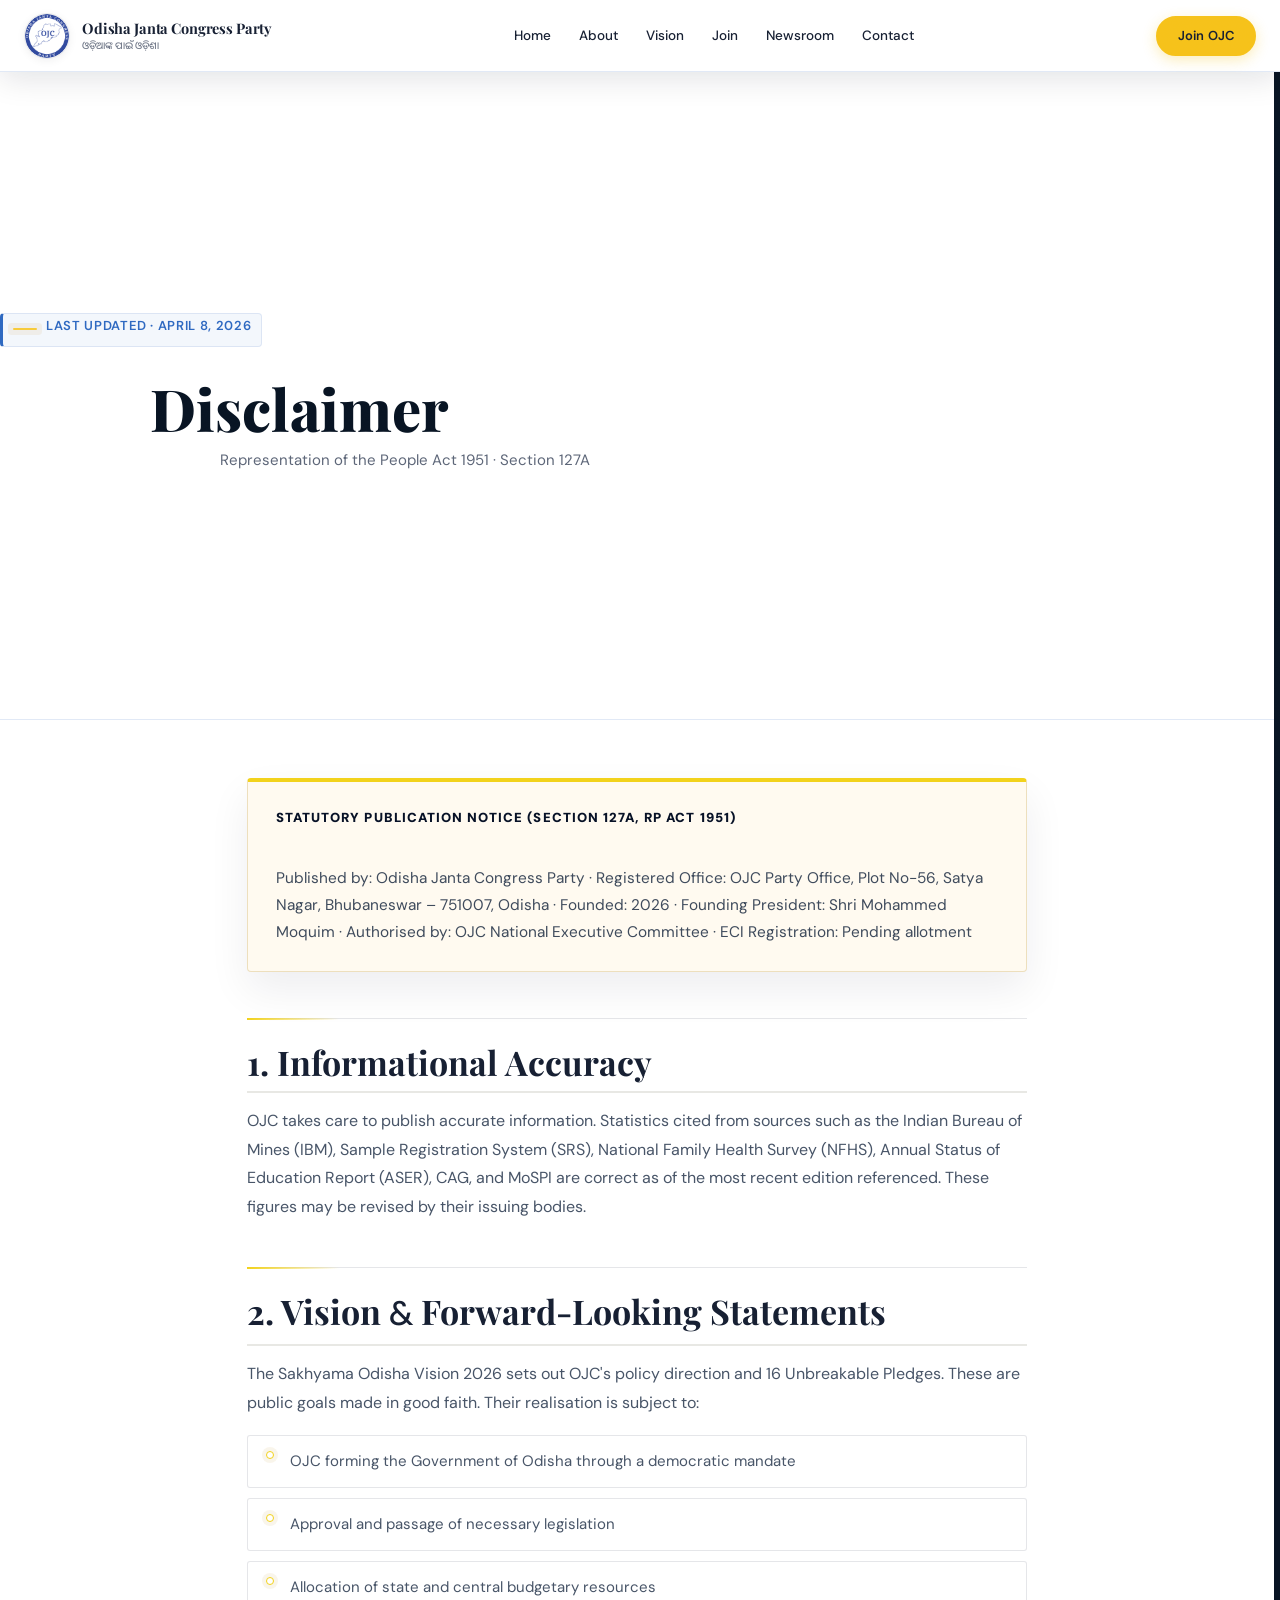
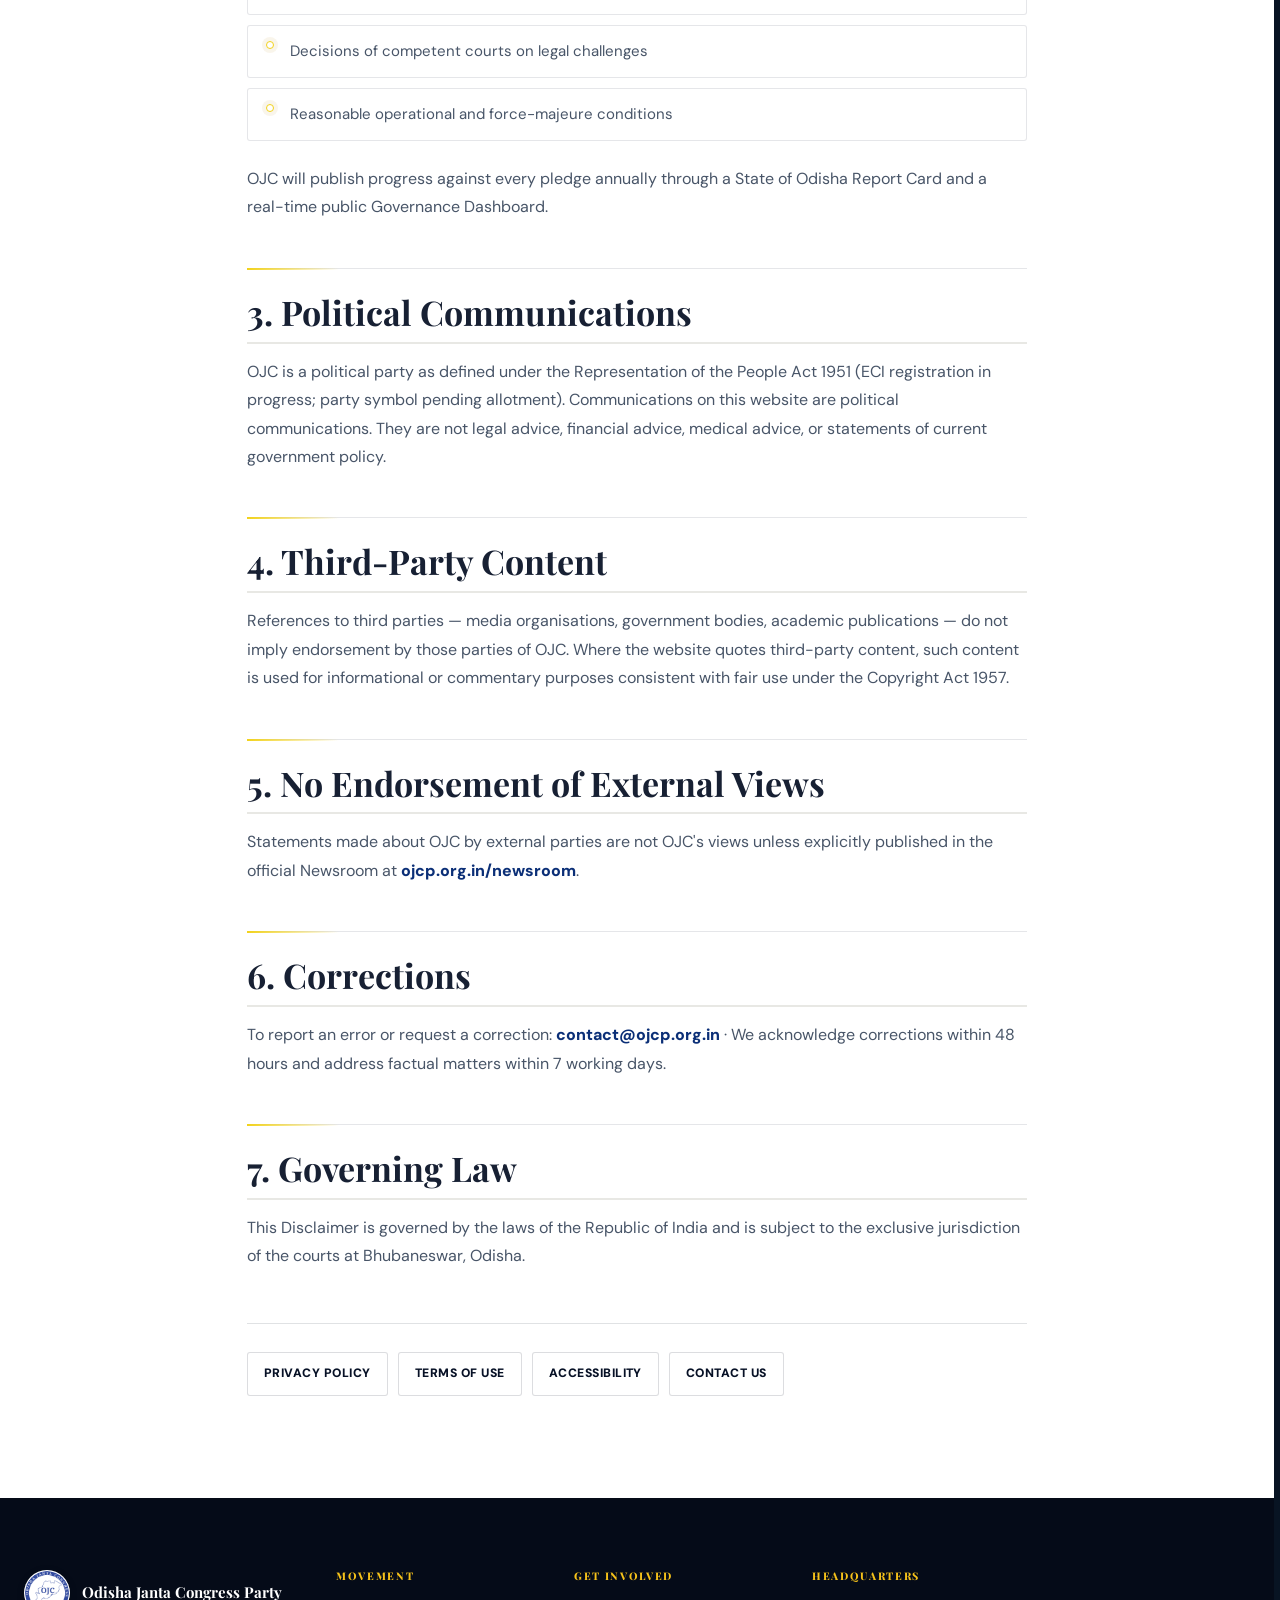
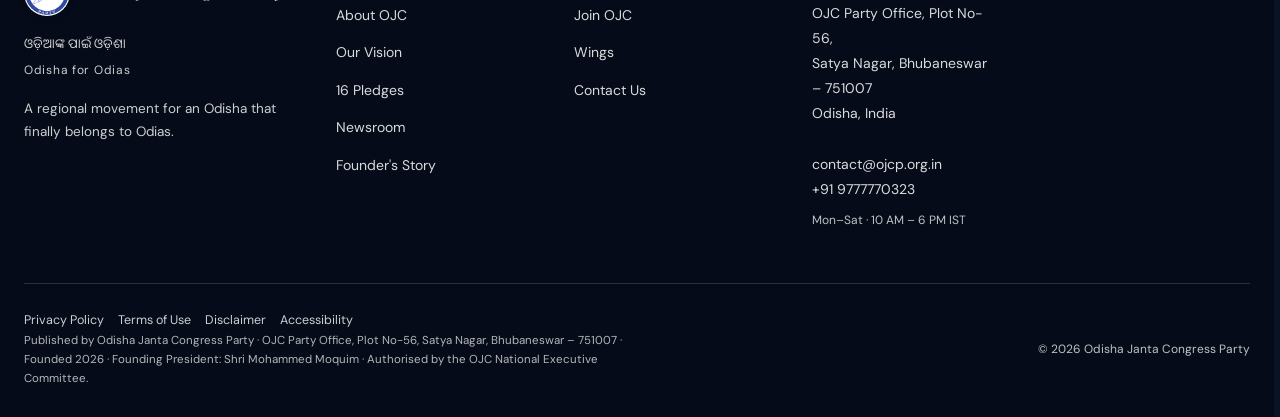
<file: disclaimer.html>
<!DOCTYPE html>
<html lang="en">
<head>
  <meta charset="UTF-8"><meta name="viewport" content="width=device-width, initial-scale=1.0">
  <title>Disclaimer · Information & Statement Disclaimers | OJC</title>
  <meta name="description" content="Important disclaimers about information published on the OJC website — vision goals, statistics, third-party content, and political communications.">
  <link rel="icon" type="image/png" href="assets/images/selected/ojcp-official-logo-2026.png?v=3.0">
  <link rel="preconnect" href="https://fonts.googleapis.com"><link rel="preconnect" href="https://fonts.gstatic.com" crossorigin>
  <link href="https://fonts.googleapis.com/css2?family=Playfair+Display:ital,wght@0,600;0,700;0,900;1,600&family=DM+Sans:wght@300;400;500;600&family=Noto+Sans+Oriya:wght@400;700&display=swap" rel="stylesheet">
  <link rel="stylesheet" href="assets/css/style.css">
  <link rel="stylesheet" href="assets/css/ojcp-theme-tokens.css">
  <link rel="stylesheet" href="assets/css/hero-system.css">
  <link rel="stylesheet" href="assets/css/legal-final.css">
  <link rel="stylesheet" href="assets/css/global-final.css">
  <!-- PREMIUM REDESIGN -->
  <link rel="stylesheet" href="assets/css/premium-redesign.css?v=6.0">
</head>
<body class="legal-page">
<a class="skip-link" href="#main">Skip to main content</a>
<header class="site-header scrolled" role="banner"><div class="container header-inner"><a href="index.html" class="logo-link"><img src="assets/images/selected/official-ojc-party-logo-final.png?v=6.0" alt="Odisha Janta Congress Party Logo" class="logo-emblem"><div class="logo-text"><span class="logo-name">Odisha Janta Congress Party</span><span class="logo-tagline odia">ଓଡ଼ିଆଙ୍କ ପାଇଁ ଓଡ଼ିଶା</span></div></a><nav class="main-nav"><a href="index.html" class="nav-link">Home</a><a href="about.html" class="nav-link">About</a><a href="vision.html" class="nav-link">Vision</a><a href="join.html" class="nav-link">Join</a><a href="newsroom.html" class="nav-link">Newsroom</a><a href="contact.html" class="nav-link">Contact</a></nav><div class="header-ctas"><a href="join.html" class="btn btn-primary">Join OJC</a></div><button class="hamburger" aria-expanded="false" aria-controls="mobile-nav" aria-label="Open menu"><span></span><span></span><span></span></button></div></header>
<nav class="mobile-nav" id="mobile-nav"><button class="mobile-nav-close" aria-label="Close menu">&times;</button><a href="index.html" class="nav-link">Home</a><a href="about.html" class="nav-link">About</a><a href="vision.html" class="nav-link">Vision</a><a href="join.html" class="nav-link">Join OJC</a><a href="newsroom.html" class="nav-link">Newsroom</a><a href="contact.html" class="nav-link">Contact</a></nav>
<main id="main">
  <div class="legal-hero"><div class="container"><span class="eyebrow">Last updated · April 8, 2026</span><h1>Disclaimer</h1><p class="updated">Representation of the People Act 1951 · Section 127A</p></div></div>
  <div class="legal-content">

    <div class="legal-disclaimer-box">
      <strong>Statutory Publication Notice (Section 127A, RP Act 1951)</strong><br>
      Published by: Odisha Janta Congress Party · Registered Office: OJC Party Office, Plot No-56, Satya Nagar, Bhubaneswar – 751007, Odisha · Founded: 2026 · Founding President: Shri Mohammed Moquim · Authorised by: OJC National Executive Committee · ECI Registration: Pending allotment
    </div>

    <h2>1. Informational Accuracy</h2>
    <p>OJC takes care to publish accurate information. Statistics cited from sources such as the Indian Bureau of Mines (IBM), Sample Registration System (SRS), National Family Health Survey (NFHS), Annual Status of Education Report (ASER), CAG, and MoSPI are correct as of the most recent edition referenced. These figures may be revised by their issuing bodies.</p>

    <h2>2. Vision & Forward-Looking Statements</h2>
    <p>The Sakhyama Odisha Vision 2026 sets out OJC's policy direction and 16 Unbreakable Pledges. These are public goals made in good faith. Their realisation is subject to:</p>
    <ul>
      <li>OJC forming the Government of Odisha through a democratic mandate</li>
      <li>Approval and passage of necessary legislation</li>
      <li>Allocation of state and central budgetary resources</li>
      <li>Decisions of competent courts on legal challenges</li>
      <li>Reasonable operational and force-majeure conditions</li>
    </ul>
    <p>OJC will publish progress against every pledge annually through a State of Odisha Report Card and a real-time public Governance Dashboard.</p>

    <h2>3. Political Communications</h2>
    <p>OJC is a political party as defined under the Representation of the People Act 1951 (ECI registration in progress; party symbol pending allotment). Communications on this website are political communications. They are not legal advice, financial advice, medical advice, or statements of current government policy.</p>

    <h2>4. Third-Party Content</h2>
    <p>References to third parties — media organisations, government bodies, academic publications — do not imply endorsement by those parties of OJC. Where the website quotes third-party content, such content is used for informational or commentary purposes consistent with fair use under the Copyright Act 1957.</p>

    <h2>5. No Endorsement of External Views</h2>
    <p>Statements made about OJC by external parties are not OJC's views unless explicitly published in the official Newsroom at <a href="newsroom.html">ojcp.org.in/newsroom</a>.</p>

    <h2>6. Corrections</h2>
    <p>To report an error or request a correction: <a href="mailto:contact@ojcp.org.in">contact@ojcp.org.in</a> · We acknowledge corrections within 48 hours and address factual matters within 7 working days.</p>

    <h2>7. Governing Law</h2>
    <p>This Disclaimer is governed by the laws of the Republic of India and is subject to the exclusive jurisdiction of the courts at Bhubaneswar, Odisha.</p>

    <div class="legal-nav"><a href="privacy.html">Privacy Policy</a><a href="terms.html">Terms of Use</a><a href="accessibility.html">Accessibility</a><a href="contact.html">Contact Us</a></div>
  </div>
</main>
<footer class="site-footer" role="contentinfo">
  <div class="container">
    <div class="footer-main">
      <div class="footer-brand">
        <div class="footer-logo">
          <img src="assets/images/selected/official-ojc-party-logo-final.png?v=6.0" alt="Odisha Janta Congress Party Logo" class="footer-logo-emblem">
          <span class="footer-logo-text">Odisha Janta Congress Party</span>
        </div>
        <span class="footer-odia odia">ଓଡ଼ିଆଙ୍କ ପାଇଁ ଓଡ଼ିଶା</span>
        <div class="footer-tagline-en">Odisha for Odias</div>
        <p class="footer-mission">A regional movement for an Odisha that finally belongs to Odias.</p>
      </div>
      <div class="footer-col">
        <h3>Movement</h3>
        <ul>
          <li><a href="about.html">About OJC</a></li>
          <li><a href="vision.html">Our Vision</a></li>
          <li><a href="vision.html#pledges">16 Pledges</a></li>
          <li><a href="newsroom.html">Newsroom</a></li>
          <li><a href="about.html#founder">Founder's Story</a></li>
        </ul>
      </div>
      <div class="footer-col">
        <h3>Get Involved</h3>
        <ul>
          <li><a href="join.html">Join OJC</a></li>
          <li><a href="join.html#wings">Wings</a></li>
          <li><a href="contact.html">Contact Us</a></li>
        </ul>
      </div>
      <div class="footer-col footer-contact">
        <h3>Headquarters</h3>
        <address>
          OJC Party Office, Plot No-56,<br>
          Satya Nagar, Bhubaneswar – 751007<br>
          Odisha, India<br><br>
          <a href="mailto:contact@ojcp.org.in">contact@ojcp.org.in</a><br>
          <a href="tel:+919777770323">+91 9777770323</a>
        </address>
        <p class="footer-hours">Mon–Sat · 10 AM – 6 PM IST</p>
      </div>
    </div>
    <div class="footer-bottom">
      <div>
        <nav class="footer-legal-links" aria-label="Legal links">
          <a href="privacy.html">Privacy Policy</a>
          <a href="terms.html">Terms of Use</a>
          <a href="disclaimer.html">Disclaimer</a>
          <a href="accessibility.html">Accessibility</a>
        </nav>
        <p class="footer-disclaimer">Published by Odisha Janta Congress Party · OJC Party Office, Plot No-56, Satya Nagar, Bhubaneswar – 751007 · Founded 2026 · Founding President: Shri Mohammed Moquim · Authorised by the OJC National Executive Committee.</p>
      </div>
      <p class="footer-copyright">© 2026 Odisha Janta Congress Party</p>
    </div>
  </div>
</footer>
<script src="assets/js/main.js?v=6.0"></script>
</body>
</html>
</file>
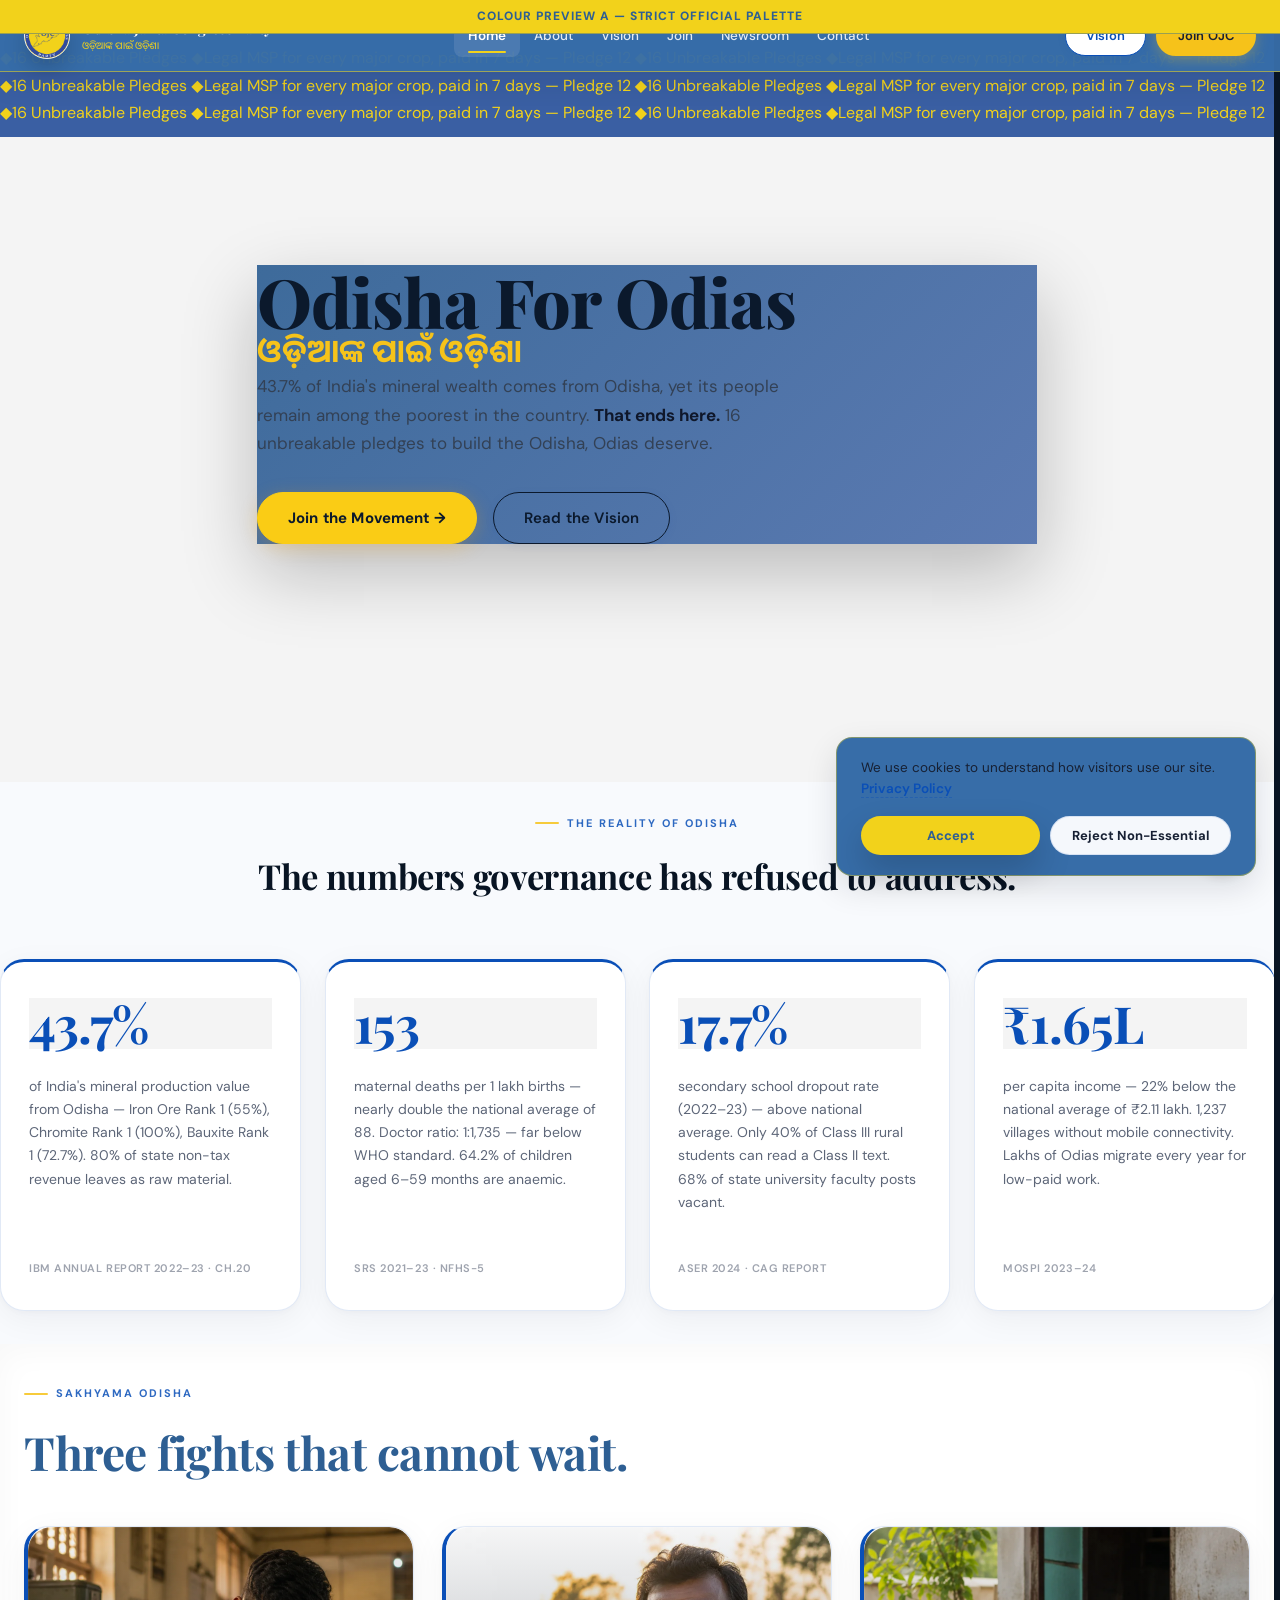
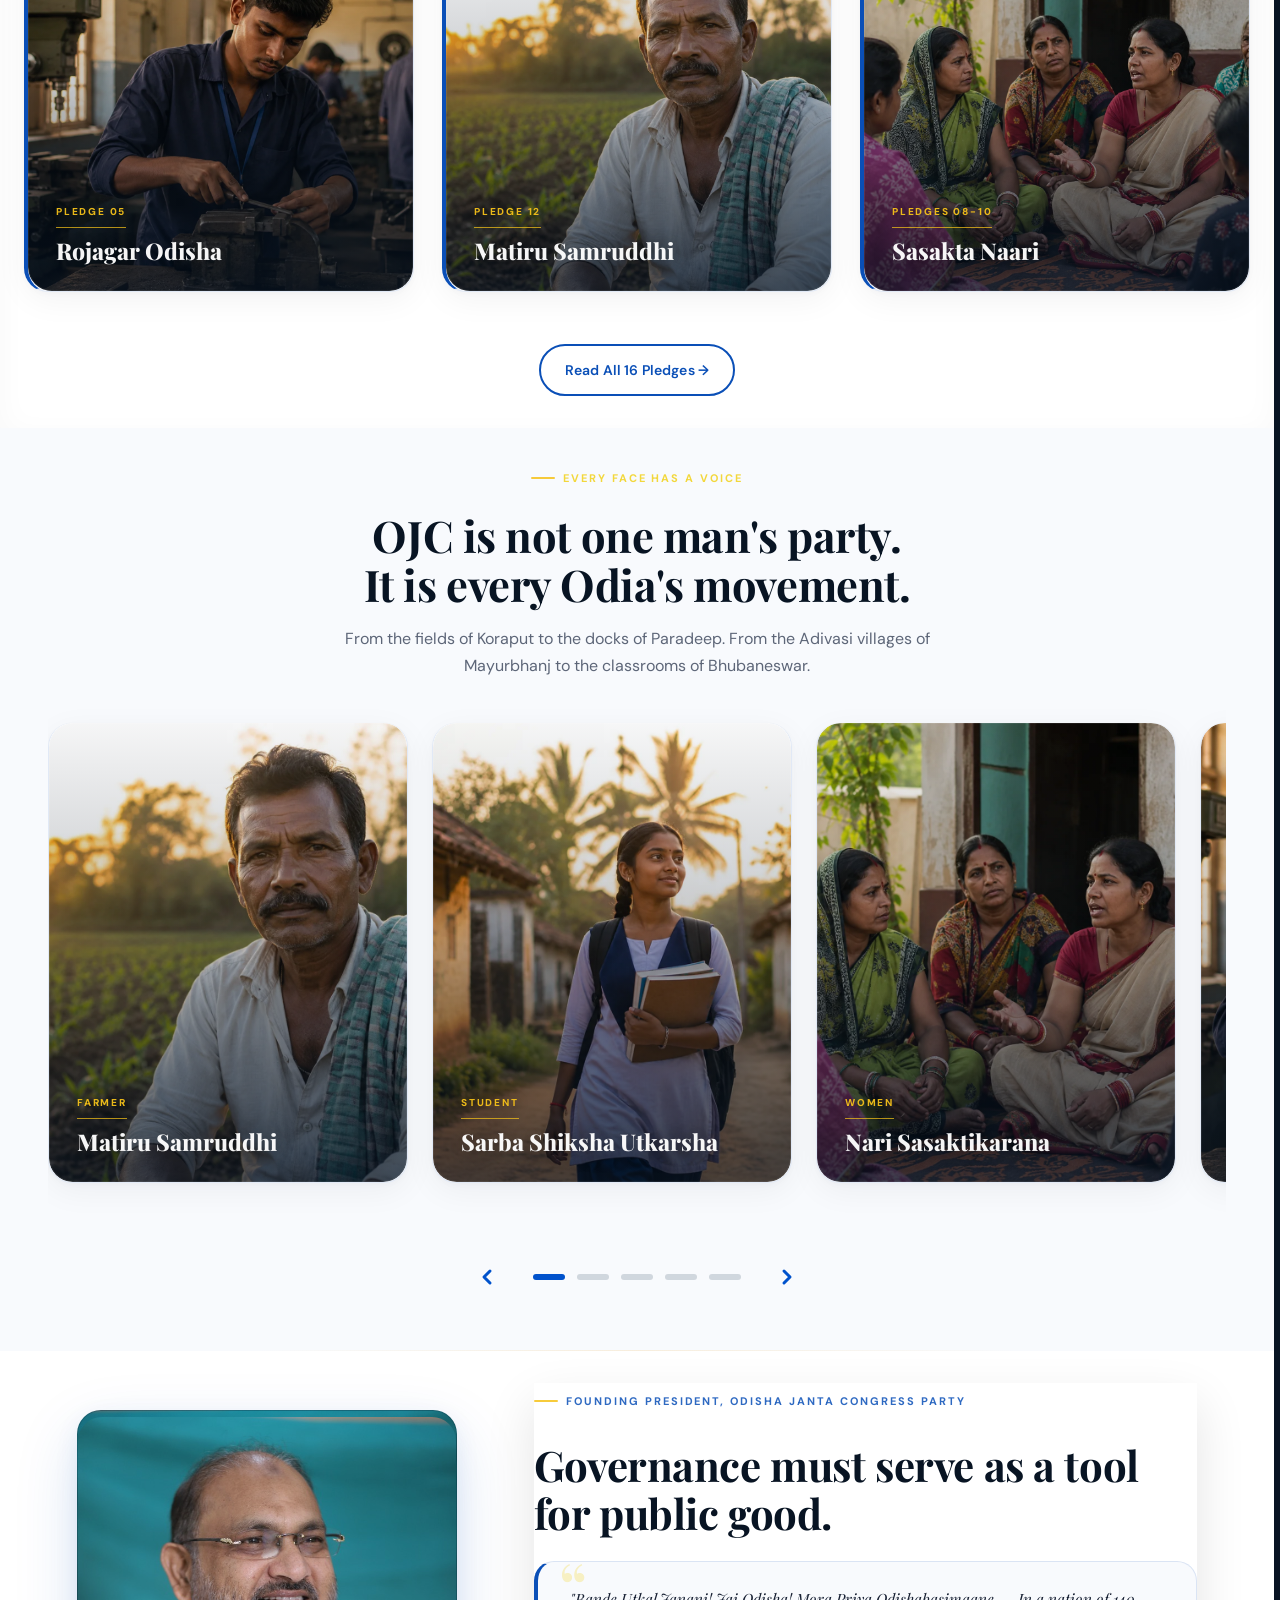
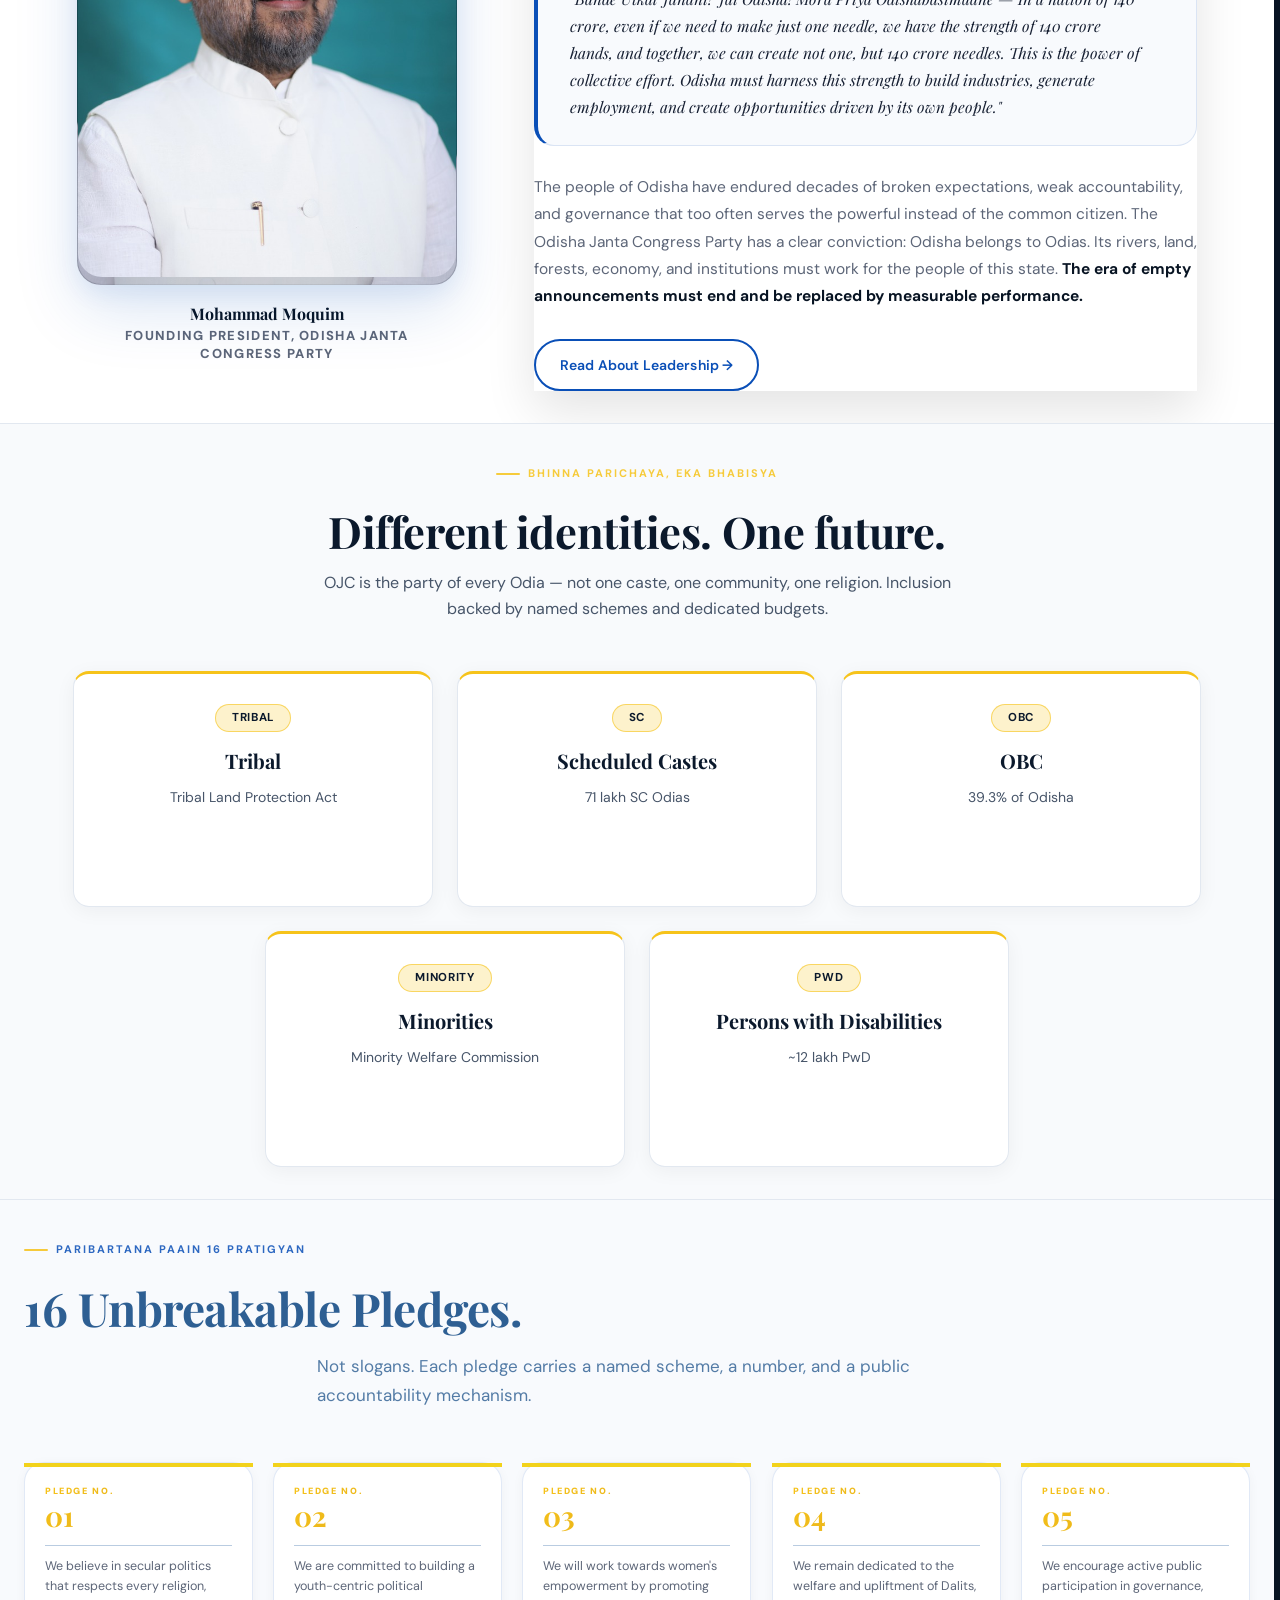
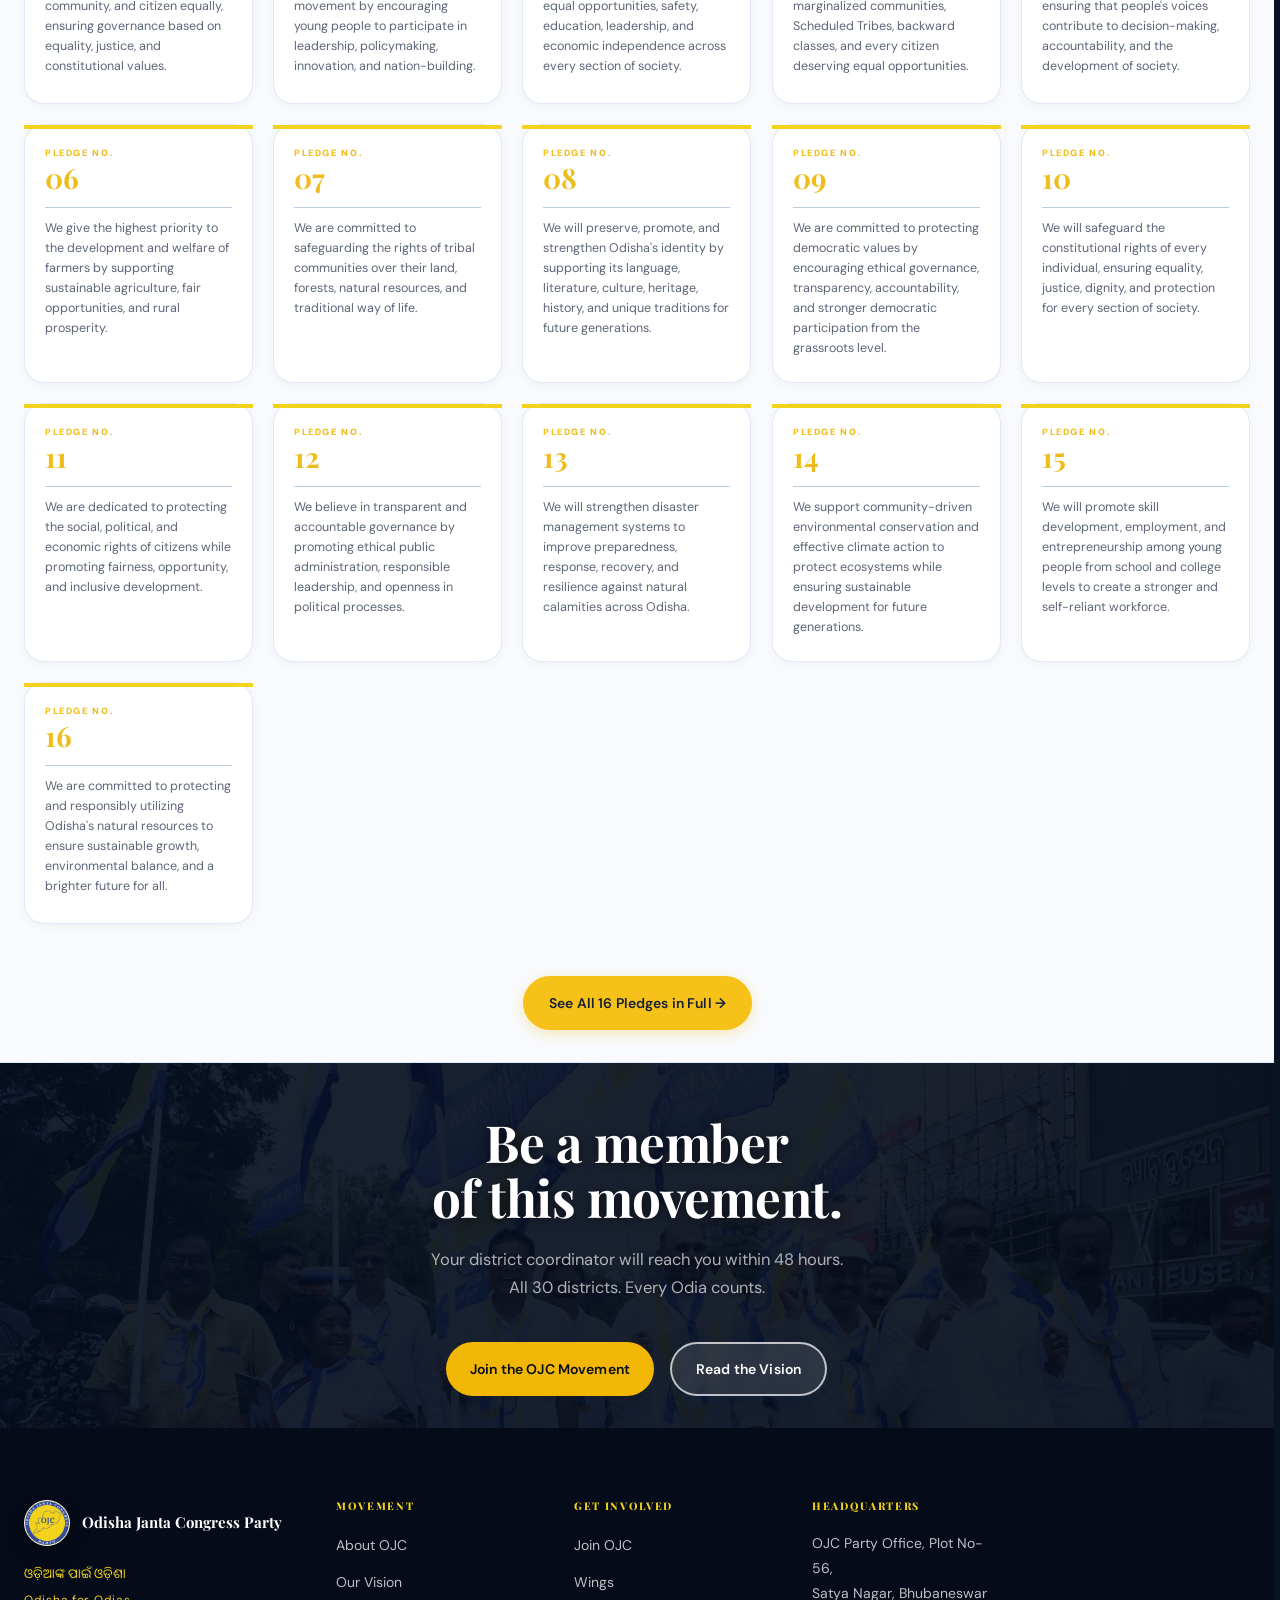
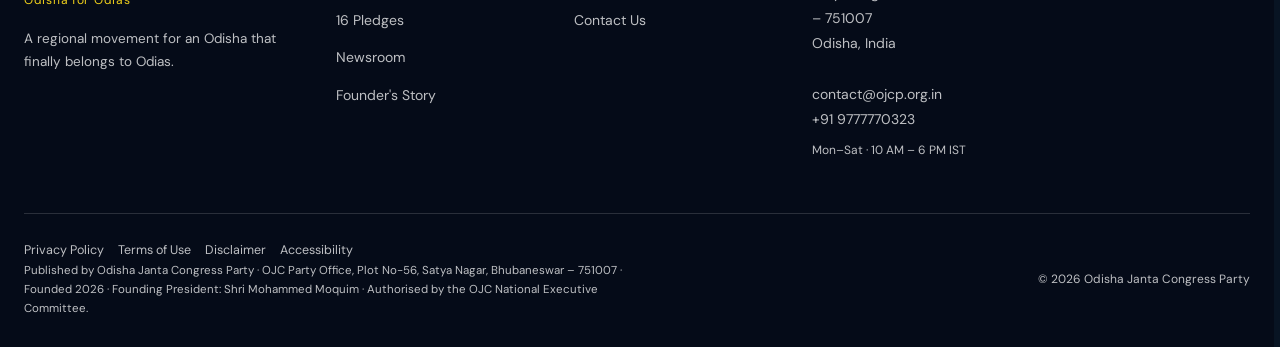
<file: index-colour-preview-a.html>
<!DOCTYPE html>
<html lang="en">

<head>
  <meta charset="UTF-8">
  <meta name="viewport" content="width=device-width, initial-scale=1.0">
  <title>Odisha Janta Congress Party · Odisha for Odias · Founding April 8, 2026</title>
  <meta name="description"
    content="OJC is Odisha's Odia-first regional party. 16 unbreakable pledges, ₹10 lakh cashless health, legal MSP for farmers, 50% Odia jobs reservation. Become a founding member.">
  <link rel="canonical" href="https://www.ojcp.org.in/index.html">
  <meta property="og:title" content="Odisha Janta Congress Party · Odisha for Odias">
  <meta property="og:description"
    content="OJC is Odisha's Odia-first regional party. 16 unbreakable pledges. Become a founding member.">
  <meta property="og:image" content="https://www.ojcp.org.in/assets/images/og-home.jpg">
  <meta property="og:url" content="https://www.ojcp.org.in/">
  <meta property="og:type" content="website">
  <meta name="twitter:card" content="summary_large_image">
  <link rel="icon" type="image/png" href="assets/images/selected/ojcp-official-logo-2026.png?v=3.0">
  <link rel="preconnect" href="https://fonts.googleapis.com">
  <link rel="preconnect" href="https://fonts.gstatic.com" crossorigin>
  <link
    href="https://fonts.googleapis.com/css2?family=Playfair+Display:ital,wght@0,600;0,700;0,900;1,600&family=DM+Sans:wght@300;400;500;600&family=Noto+Sans+Oriya:wght@400;700&display=swap"
    rel="stylesheet">
  <link rel="stylesheet" href="assets/css/style.css?v=18.0">
  <link rel="stylesheet" href="assets/css/ojcp-theme-tokens.css?v=18.0">
  <link rel="stylesheet" href="assets/css/hero-system.css?v=18.0">
  <link rel="stylesheet" href="assets/css/homepage-final.css?v=18.0">
  <link rel="stylesheet" href="assets/css/global-final.css?v=18.0">
  <link rel="stylesheet" href="assets/css/homepage-colour-preview.css?v=18.0">
  <link rel="stylesheet" href="assets/css/premium-redesign.css?v=18.0">
  <script async src="https://www.googletagmanager.com/gtag/js?id=G-XXXXXXXXXX"></script>
  <script>window.dataLayer = window.dataLayer || []; function gtag() { dataLayer.push(arguments); } gtag('js', new Date()); gtag('consent', 'default', { analytics_storage: 'denied' }); gtag('config', 'G-XXXXXXXXXX');</script>
</head>

<body class="has-hero colour-preview colour-preview-a">

  <a class="skip-link" href="#main">Skip to main content</a>
  <div class="colour-preview-label" aria-label="Colour preview variant">Colour Preview A — Strict Official Palette</div>

  <!-- HEADER -->
  <header class="site-header hero-mode" role="banner">
    <div class="container header-inner">
      <a href="index.html" class="logo-link" aria-label="OJC Home">
        <img src="assets/images/selected/official-ojc-party-logo-final.png?v=6.0" alt="Odisha Janta Congress Party Logo"
          class="logo-emblem">
        <div class="logo-text">
          <span class="logo-name">Odisha Janta Congress Party</span>
          <span class="logo-tagline odia">ଓଡ଼ିଆଙ୍କ ପାଇଁ ଓଡ଼ିଶା</span>
        </div>
      </a>
      <nav class="main-nav" aria-label="Primary navigation">
        <a href="index.html" class="nav-link active" aria-current="page">Home</a>
        <a href="about.html" class="nav-link">About</a>
        <a href="vision.html" class="nav-link">Vision</a>
        <a href="join.html" class="nav-link">Join</a>
        <a href="newsroom.html" class="nav-link">Newsroom</a>
        <a href="contact.html" class="nav-link">Contact</a>
      </nav>
      <div class="header-ctas">
        <a href="vision.html" class="btn btn-outline">Vision</a>
        <a href="join.html" class="btn btn-primary">Join OJC</a>
      </div>
      <button class="hamburger" aria-expanded="false" aria-controls="mobile-nav" aria-label="Open menu">
        <span></span><span></span><span></span>
      </button>
    </div>
  </header>
  <nav class="mobile-nav" id="mobile-nav">
    <button class="mobile-nav-close" aria-label="Close menu">&times;</button>
    <a href="index.html" class="nav-link">Home</a>
    <a href="about.html" class="nav-link">About</a>
    <a href="vision.html" class="nav-link">Vision</a>
    <a href="join.html" class="nav-link">Join OJC</a>
    <a href="newsroom.html" class="nav-link">Newsroom</a>
    <a href="contact.html" class="nav-link">Contact</a>
    <a href="join.html" class="btn btn-primary">Become a Member</a>
  </nav>

  <!-- TICKER -->
  <div class="ticker-wrap" aria-label="Latest announcements">
    <div class="ticker-track">

      <span class="ticker-item"><span class="dot">◆</span>16 Unbreakable Pledges</span>
      <span class="ticker-item"><span class="dot">◆</span>Legal MSP for every major crop, paid in 7 days — Pledge
        12</span>
      <span class="ticker-item"><span class="dot">◆</span>16 Unbreakable Pledges</span>
      <span class="ticker-item"><span class="dot">◆</span>Legal MSP for every major crop, paid in 7 days — Pledge
        12</span>
      <span class="ticker-item"><span class="dot">◆</span>16 Unbreakable Pledges</span>
      <span class="ticker-item"><span class="dot">◆</span>Legal MSP for every major crop, paid in 7 days — Pledge
        12</span>
      <!-- Duplicate for seamless loop -->

      <span class="ticker-item"><span class="dot">◆</span>16 Unbreakable Pledges</span>
      <span class="ticker-item"><span class="dot">◆</span>Legal MSP for every major crop, paid in 7 days — Pledge
        12</span>
      <span class="ticker-item"><span class="dot">◆</span>16 Unbreakable Pledges</span>
      <span class="ticker-item"><span class="dot">◆</span>Legal MSP for every major crop, paid in 7 days — Pledge
        12</span>
      <span class="ticker-item"><span class="dot">◆</span>16 Unbreakable Pledges</span>
      <span class="ticker-item"><span class="dot">◆</span>Legal MSP for every major crop, paid in 7 days — Pledge
        12</span>
    </div>
  </div>

  <main id="main">

    <!-- HERO -->
    <section class="hero hero-desktop-only" aria-labelledby="hero-h1">
      <div class="container hero-inner">

        <div class="hero-content">

          <h1 id="hero-h1" class="hero-headline fade-in fade-in-delay-1">
            Odisha For Odias
          </h1>

          <span class="hero-headline-odia fade-in fade-in-delay-2" lang="or">ଓଡ଼ିଆଙ୍କ ପାଇଁ ଓଡ଼ିଶା</span>

          <p class="hero-body hero-body-desktop-only fade-in fade-in-delay-3">43.7% of India's mineral wealth comes from
            Odisha, yet its people
            remain among the poorest in the country. <strong>That ends here.</strong> 16 unbreakable pledges to build
            the Odisha, Odias deserve.</p>

          <div class="hero-ctas fade-in fade-in-delay-4">
            <a href="join.html" class="btn btn-primary btn-lg">Join the Movement →</a>
            <a href="vision.html" class="btn btn-outline btn-lg">Read the Vision</a>
          </div>
        </div>

      </div>
    </section>

    <!-- HERO BANNER (MOBILE & TABLET) -->
    <section class="hero-mobile-only" aria-labelledby="hero-mobile-h1">
      <div class="hero-mobile-inner">
        <div class="hero-mobile-image-container">
          <img src="assets/images/selected/hero-full-composition-bg.webp" alt="Leader Portrait"
            class="hero-mobile-leader-img" />
        </div>
        <div class="hero-mobile-content">
          <h1 id="hero-mobile-h1" class="hero-mobile-headline">Odisha For Odias</h1>
          <span class="hero-mobile-headline-odia" lang="or">ଓଡ଼ିଆଙ୍କ ପାଇଁ ଓଡ଼ିଶା</span>
          <div class="hero-mobile-ctas">
            <a href="join.html" class="btn btn-primary btn-lg">Join the Movement &rarr;</a>
            <a href="vision.html" class="btn btn-outline btn-lg">Read the Vision</a>
          </div>
        </div>
      </div>
    </section>

    <!-- STATS -->
    <section class="stats-section" aria-labelledby="stats-h2">
      <div class="container">
        <div class="stats-header fade-in">
          <span class="eyebrow">The Reality of Odisha</span>
          <h2 id="stats-h2" class="section-title--white">The numbers governance has refused to address.</h2>
        </div>
        <div class="stats-grid">
          <article class="stat-card fade-in">
            <span class="stat-number">43.7%</span>
            <p class="stat-label">of India's mineral production value from Odisha — Iron Ore Rank 1 (55%), Chromite Rank
              1 (100%), Bauxite Rank 1 (72.7%). 80% of state non-tax revenue leaves as raw material.</p>
            <p class="stat-source">IBM Annual Report 2022–23 · Ch.20</p>
          </article>
          <article class="stat-card fade-in fade-in-delay-1">
            <span class="stat-number">153</span>
            <p class="stat-label">maternal deaths per 1 lakh births — nearly double the national average of 88. Doctor
              ratio: 1:1,735 — far below WHO standard. 64.2% of children aged 6–59 months are anaemic.</p>
            <p class="stat-source">SRS 2021–23 · NFHS-5</p>
          </article>
          <article class="stat-card fade-in fade-in-delay-2">
            <span class="stat-number">17.7%</span>
            <p class="stat-label">secondary school dropout rate (2022–23) — above national average. Only 40% of Class
              III rural students can read a Class II text. 68% of state university faculty posts vacant.</p>
            <p class="stat-source">ASER 2024 · CAG Report</p>
          </article>
          <article class="stat-card fade-in fade-in-delay-3">
            <span class="stat-number">₹1.65L</span>
            <p class="stat-label">per capita income — 22% below the national average of ₹2.11 lakh. 1,237 villages
              without mobile connectivity. Lakhs of Odias migrate every year for low-paid work.</p>
            <p class="stat-source">MoSPI 2023–24</p>
          </article>
        </div>
      </div>
    </section>



    <!-- THREE FIGHTS -->
    <section class="three-fights-section" aria-labelledby="fights-h2">
      <div class="container">
        <span class="eyebrow">Sakhyama Odisha</span>
        <h2 id="fights-h2" class="section-title">Three fights that cannot wait.</h2>
        <div class="fights-grid">
          <article class="fight-block fade-in">
            <p class="fight-pledge-id">PLEDGE 05</p>
            <span class="fight-odia" lang="or">ରୋଜଗାର ଓଡ଼ିଶା</span>
            <h3 class="fight-title">Rojagar Odisha — Employment Odia First</h3>
            <p class="fight-body">Lakhs of Odias migrate every year — not by choice, but because Odisha has not built
              the industries that should have employed them.</p>
            <div class="card-reveal card-reveal--worker" aria-hidden="true">
              <span class="card-reveal-kicker">PLEDGE 05</span>
              <span class="card-reveal-title">Rojagar Odisha</span>
            </div>
          </article>
          <article class="fight-block fade-in fade-in-delay-1">
            <p class="fight-pledge-id">PLEDGE 12</p>
            <span class="fight-odia" lang="or">ମାଟିରୁ ସମୃଦ୍ଧି</span>
            <h3 class="fight-title">Matiru Samruddhi — Farmer Welfare</h3>
            <p class="fight-body">Odisha's farmers receive no legal price guarantee, no timely payment, and no reliable
              irrigation. The Mahanadi — lifeline of 50 lakh farmers — is threatened by upstream diversion while Odisha
              waits for a Tribunal award referred in 2018. OJC delivers in year one.</p>
            <div class="card-reveal card-reveal--farmer" aria-hidden="true">
              <span class="card-reveal-kicker">PLEDGE 12</span>
              <span class="card-reveal-title">Matiru Samruddhi</span>
            </div>
          </article>
          <article class="fight-block fade-in fade-in-delay-2">
            <p class="fight-pledge-id">PLEDGES 08, 09, 10</p>
            <span class="fight-odia" lang="or">ସଶକ୍ତ ନାରୀ</span>
            <h3 class="fight-title">Sasakta Naari — Women's Empowerment</h3>
            <p class="fight-body">Odisha ranks among the top three states for crimes against women. 40,947 cases in 15
              months. Women's LFPR is 48.7%.</p>
            <div class="card-reveal card-reveal--women" aria-hidden="true">
              <span class="card-reveal-kicker">PLEDGES 08-10</span>
              <span class="card-reveal-title">Sasakta Naari</span>
            </div>
          </article>
        </div>
        <div class="fights-cta">
          <a href="vision.html#pledges" class="btn btn-outline-dark">Read All 16 Pledges →</a>
        </div>
      </div>
    </section>

    <!-- PERSONAS -->
    <section class="personas-section" aria-labelledby="personas-h2">
      <div class="container">
        <div class="personas-header">
          <span class="eyebrow">Every face has a voice</span>
          <h2 id="personas-h2" class="section-title section-title--white">OJC is not one man's party.<br>It is every
            Odia's movement.</h2>
          <p class="personas-subhead">From the fields of Koraput to the docks of Paradeep. From the Adivasi villages of
            Mayurbhanj to the classrooms of Bhubaneswar.</p>
        </div>
        <div class="personas-grid">
          <article class="persona-card fade-in">
            <span class="persona-icon" aria-hidden="true">Farmer</span>
            <h3 class="persona-title">The Farmer</h3>
            <p class="persona-body">Legal MSP guarantee for paddy and all major crops. Irrigation expansion — Lower
              Suktel, Telengi, Mahendratanaya — projects delayed for years, delivered in the first term.</p>
            <div class="card-reveal card-reveal--farmer" aria-hidden="true">
              <span class="card-reveal-kicker">FARMER</span>
              <span class="card-reveal-title">Matiru Samruddhi</span>
            </div>
          </article>
          <article class="persona-card fade-in fade-in-delay-1">
            <span class="persona-icon" aria-hidden="true">Student</span>
            <h3 class="persona-title">The Student</h3>
            <p class="persona-body">• Promoting skill development, employment, and entrepreneurship among youth from
              school and college levels.</p>
            <div class="card-reveal card-reveal--student" aria-hidden="true">
              <span class="card-reveal-kicker">STUDENT</span>
              <span class="card-reveal-title">Sarba Shiksha Utkarsha</span>
            </div>
          </article>
          <article class="persona-card fade-in fade-in-delay-2">
            <span class="persona-icon" aria-hidden="true">Women</span>
            <h3 class="persona-title">The Woman</h3>
            <p class="persona-body">• We support Women's empowerment.</p>
            <div class="card-reveal card-reveal--women" aria-hidden="true">
              <span class="card-reveal-kicker">WOMEN</span>
              <span class="card-reveal-title">Nari Sasaktikarana</span>
            </div>
          </article>
          <article class="persona-card fade-in">
            <span class="persona-icon" aria-hidden="true">Worker</span>
            <h3 class="persona-title">The Migrant Worker</h3>
            <p class="persona-body">Lakhs of Odias migrate for low-paid work every year — not by choice. OJC's
              Odia-first jobs framework ends migration by compulsion.</p>
            <div class="card-reveal card-reveal--worker" aria-hidden="true">
              <span class="card-reveal-kicker">WORKER</span>
              <span class="card-reveal-title">Rojagar Odisha</span>
            </div>
          </article>
          <article class="persona-card fade-in fade-in-delay-1">
            <span class="persona-icon" aria-hidden="true">Tribal</span>
            <h3 class="persona-title">Tribal Communities</h3>
            <p class="persona-body">Tribal Land Protection Act enacted. Free, Prior, and Informed Consent from Gram
              Sabha mandatory.</p>
            <div class="card-reveal card-reveal--rural" aria-hidden="true">
              <span class="card-reveal-kicker">TRIBAL</span>
              <span class="card-reveal-title">Adivasi Bhumi</span>
            </div>
          </article>
        </div>
        <div class="personas-nav-controls" aria-label="Persona cards navigation">
          <button type="button" class="personas-nav-btn personas-prev-btn" aria-label="Previous persona card">
            <svg width="24" height="24" viewBox="0 0 24 24" fill="none" stroke="currentColor" stroke-width="3"
              stroke-linecap="round" stroke-linejoin="round">
              <polyline points="15 18 9 12 15 6" />
            </svg>
          </button>
          <div class="personas-nav-dots">
            <span class="personas-dot active" data-index="0" title="Go to card 1"></span>
            <span class="personas-dot" data-index="1" title="Go to card 2"></span>
            <span class="personas-dot" data-index="2" title="Go to card 3"></span>
            <span class="personas-dot" data-index="3" title="Go to card 4"></span>
            <span class="personas-dot" data-index="4" title="Go to card 5"></span>
          </div>
          <button type="button" class="personas-nav-btn personas-next-btn" aria-label="Next persona card">
            <svg width="24" height="24" viewBox="0 0 24 24" fill="none" stroke="currentColor" stroke-width="3"
              stroke-linecap="round" stroke-linejoin="round">
              <polyline points="9 18 15 12 9 6" />
            </svg>
          </button>
        </div>
      </div>
    </section>

    <!-- FOUNDER MESSAGE -->
    <section class="founder-section" aria-labelledby="founder-h2">
      <div class="container">
        <div class="founder-inner">
          <div class="founder-portrait-block founder-official-image-slot has-official-image">
            <div class="founder-portrait-img">
              <img src="assets/images/selected/founder-mohammad-moquim.jpg" alt="Mohammed Moquim">
            </div>
            <p class="founder-name">Mohammad Moquim</p>
            <p class="founder-role">Founding President, Odisha Janta Congress Party</p>
          </div>
          <div class="founder-content-block">
            <span class="eyebrow">Founding President, Odisha Janta Congress Party</span>
            <h2 id="founder-h2" class="founder-headline">Governance must serve as a tool for public good.</h2>
            <blockquote class="founder-quote">
              <p>"Bande Utkal Janani! Jai Odisha! Mora Priya Odishabasimaane — In a nation of 140 crore, even if we need
                to make just one needle, we have the strength of 140 crore hands, and together, we can create not one,
                but 140 crore needles. This is the power of collective effort. Odisha must harness this strength to
                build industries, generate employment, and create opportunities driven by its own people."</p>
            </blockquote>
            <p class="founder-body">The people of Odisha have endured decades of broken expectations, weak
              accountability, and governance that too often serves the powerful instead of the common citizen. The
              Odisha Janta Congress Party has a clear conviction: Odisha belongs to Odias. Its rivers, land, forests,
              economy, and institutions must work for the people of this state. <strong>The era of empty announcements
                must end and be replaced by measurable performance.</strong></p>
            <div class="founder-actions">
              <a href="about.html" class="btn btn-outline-dark founder-leadership-link">Read About Leadership →</a>
            </div>
          </div>
        </div>
      </div>
    </section>

    <!-- INCLUSION (New section) -->
    <section class="inclusion-section" aria-labelledby="inclusion-h2">
      <div class="container">
        <div class="inclusion-header">
          <span class="eyebrow">Bhinna Parichaya, Eka Bhabisya</span>
          <h2 id="inclusion-h2" class="section-title section-title--white">Different identities. One future.</h2>
          <p class="inclusion-lead">OJC is the party of every Odia — not one caste, one community, one religion.
            Inclusion backed by named schemes and dedicated budgets.</p>
        </div>
        <div class="inclusion-grid">
          <article class="inclusion-card fade-in">
            <span class="inclusion-icon" aria-hidden="true">Tribal</span>
            <h3 class="inclusion-title">Tribal</h3>
            <p class="inclusion-body">Tribal Land Protection Act</p>
          </article>
          <article class="inclusion-card fade-in fade-in-delay-1">
            <span class="inclusion-icon" aria-hidden="true">SC</span>
            <h3 class="inclusion-title">Scheduled Castes</h3>
            <p class="inclusion-body">71 lakh SC Odias</p>
          </article>
          <article class="inclusion-card fade-in fade-in-delay-2">
            <span class="inclusion-icon" aria-hidden="true">OBC</span>
            <h3 class="inclusion-title">OBC</h3>
            <p class="inclusion-body">39.3% of Odisha</p>
          </article>
          <article class="inclusion-card fade-in fade-in-delay-3">
            <span class="inclusion-icon" aria-hidden="true">Minority</span>
            <h3 class="inclusion-title">Minorities</h3>
            <p class="inclusion-body">Minority Welfare Commission</p>
          </article>
          <article class="inclusion-card fade-in fade-in-delay-4">
            <span class="inclusion-icon" aria-hidden="true">PWD</span>
            <h3 class="inclusion-title">Persons with Disabilities</h3>
            <p class="inclusion-body">~12 lakh PwD</p>
          </article>
        </div>
      </div>
    </section>



    <!-- 15 PLEDGES GRID -->
    <section class="pledges-grid-section" id="pledges" aria-labelledby="pledges-h2">
      <div class="container">
        <span class="eyebrow">Paribartana Paain 16 Pratigyan</span>
        <h2 id="pledges-h2" class="section-title">16 Unbreakable Pledges.</h2>
        <p class="section-lead">Not slogans. Each pledge carries a named scheme, a number, and a public accountability
          mechanism.</p>
        <div class="pledges-grid">
          <article class="pledge-mini">
            <div class="pledge-id">01</div>
            <p class="pledge-desc">We believe in secular politics that respects every religion, community, and citizen
              equally, ensuring governance based on equality, justice, and constitutional values.</p>
          </article>
          <article class="pledge-mini">
            <div class="pledge-id">02</div>
            <p class="pledge-desc">We are committed to building a youth-centric political movement by encouraging young
              people to participate in leadership, policymaking, innovation, and nation-building.</p>
          </article>
          <article class="pledge-mini">
            <div class="pledge-id">03</div>
            <p class="pledge-desc">We will work towards women's empowerment by promoting equal opportunities, safety,
              education, leadership, and economic independence across every section of society.</p>
          </article>
          <article class="pledge-mini">
            <div class="pledge-id">04</div>
            <p class="pledge-desc">We remain dedicated to the welfare and upliftment of Dalits, marginalized
              communities, Scheduled Tribes, backward classes, and every citizen deserving equal opportunities.</p>
          </article>
          <article class="pledge-mini">
            <div class="pledge-id">05</div>
            <p class="pledge-desc">We encourage active public participation in governance, ensuring that people's voices
              contribute to decision-making, accountability, and the development of society.</p>
          </article>
          <article class="pledge-mini">
            <div class="pledge-id">06</div>
            <p class="pledge-desc">We give the highest priority to the development and welfare of farmers by supporting
              sustainable agriculture, fair opportunities, and rural prosperity.</p>
          </article>
          <article class="pledge-mini">
            <div class="pledge-id">07</div>
            <p class="pledge-desc">We are committed to safeguarding the rights of tribal communities over their land,
              forests, natural resources, and traditional way of life.</p>
          </article>
          <article class="pledge-mini">
            <div class="pledge-id">08</div>
            <p class="pledge-desc">We will preserve, promote, and strengthen Odisha's identity by supporting its
              language, literature, culture, heritage, history, and unique traditions for future generations.</p>
          </article>
          <article class="pledge-mini">
            <div class="pledge-id">09</div>
            <p class="pledge-desc">We are committed to protecting democratic values by encouraging ethical governance,
              transparency, accountability, and stronger democratic participation from the grassroots level.</p>
          </article>
          <article class="pledge-mini">
            <div class="pledge-id">10</div>
            <p class="pledge-desc">We will safeguard the constitutional rights of every individual, ensuring equality,
              justice, dignity, and protection for every section of society.</p>
          </article>
          <article class="pledge-mini">
            <div class="pledge-id">11</div>
            <p class="pledge-desc">We are dedicated to protecting the social, political, and economic rights of citizens
              while promoting fairness, opportunity, and inclusive development.</p>
          </article>
          <article class="pledge-mini">
            <div class="pledge-id">12</div>
            <p class="pledge-desc">We believe in transparent and accountable governance by promoting ethical public
              administration, responsible leadership, and openness in political processes.</p>
          </article>
          <article class="pledge-mini">
            <div class="pledge-id">13</div>
            <p class="pledge-desc">We will strengthen disaster management systems to improve preparedness, response,
              recovery, and resilience against natural calamities across Odisha.</p>
          </article>
          <article class="pledge-mini">
            <div class="pledge-id">14</div>
            <p class="pledge-desc">We support community-driven environmental conservation and effective climate action
              to protect ecosystems while ensuring sustainable development for future generations.</p>
          </article>
          <article class="pledge-mini">
            <div class="pledge-id">15</div>
            <p class="pledge-desc">We will promote skill development, employment, and entrepreneurship among young
              people from school and college levels to create a stronger and self-reliant workforce.</p>
          </article>
          <article class="pledge-mini">
            <div class="pledge-id">16</div>
            <p class="pledge-desc">We are committed to protecting and responsibly utilizing Odisha's natural resources
              to ensure sustainable growth, environmental balance, and a brighter future for all.</p>
          </article>
        </div>
        <div class="pledges-cta">
          <a href="vision.html#pledges" class="btn btn-primary btn-lg">See All 16 Pledges in Full →</a>
        </div>
      </div>
    </section>

    <!-- FINAL CTA -->
    <section class="final-cta-section" aria-labelledby="final-cta-h2" style="position: relative; overflow: hidden; background: #050b18 !important; border-top: 1px solid rgba(242, 183, 5, 0.25); border-bottom: none !important; margin-bottom: 0 !important; isolation: isolate; padding: clamp(70px, 8vw, 100px) 0;">
      <div style="position: absolute; inset: 0; background: linear-gradient(135deg, rgba(7, 19, 43, 0.82), rgba(5, 11, 24, 0.82)), url('assets/images/selected/movement-cta-bg.jpg') center 32% / cover no-repeat; opacity: 0.48; pointer-events: none; z-index: 1;"></div>
      <div class="container final-cta-inner" style="position: relative; z-index: 2; text-align: center;">
        <h2 id="final-cta-h2" class="final-cta-headline" style="color: #ffffff !important; font-size: clamp(32px, 5vw, 54px); font-weight: 800; line-height: 1.1; margin-bottom: 16px; text-shadow: 0 2px 12px rgba(0,0,0,0.6);">Be a member<br>of this movement.</h2>
        <p class="final-cta-sub" style="color: rgba(255, 255, 255, 0.85) !important; font-size: 18px; margin-bottom: 36px; text-shadow: 0 1px 6px rgba(0,0,0,0.6);">Your district coordinator will reach you within 48 hours.<br>All 30 districts. Every Odia counts.</p>
        <div class="final-cta-buttons" style="display: flex; justify-content: center; align-items: center; gap: 16px; flex-wrap: wrap;">
          <a href="join.html" class="btn btn-primary btn-lg" style="background: #f2b705 !important; color: #050b18 !important; border: none !important; font-weight: 700; padding: 14px 32px; border-radius: 50px; box-shadow: 0 4px 20px rgba(242, 183, 5, 0.35);">Join the OJC Movement</a>
          <a href="vision.html" class="btn btn-outline btn-lg" style="background: rgba(255, 255, 255, 0.10) !important; color: #ffffff !important; border: 2px solid rgba(255, 255, 255, 0.7) !important; font-weight: 600; padding: 14px 32px; border-radius: 50px; backdrop-filter: blur(4px);">Read the Vision</a>
        </div>
      </div>
    </section>

  </main>

  <!-- FOOTER -->
  <footer class="site-footer" role="contentinfo">
    <div class="container">
      <div class="footer-main">
        <div class="footer-brand">
          <div class="footer-logo">
            <img src="assets/images/selected/official-ojc-party-logo-final.png?v=6.0"
              alt="Odisha Janta Congress Party Logo" class="footer-logo-emblem">
            <span class="footer-logo-text">Odisha Janta Congress Party</span>
          </div>
          <span class="footer-odia odia">ଓଡ଼ିଆଙ୍କ ପାଇଁ ଓଡ଼ିଶା</span>
          <div class="footer-tagline-en">Odisha for Odias</div>
          <p class="footer-mission">A regional movement for an Odisha that finally belongs to Odias.</p>
        </div>
        <div class="footer-col">
          <h3>Movement</h3>
          <ul>
            <li><a href="about.html">About OJC</a></li>
            <li><a href="vision.html">Our Vision</a></li>
            <li><a href="vision.html#pledges">16 Pledges</a></li>
            <li><a href="newsroom.html">Newsroom</a></li>
            <li><a href="about.html#founder">Founder's Story</a></li>
          </ul>
        </div>
        <div class="footer-col">
          <h3>Get Involved</h3>
          <ul>
            <li><a href="join.html">Join OJC</a></li>
            <li><a href="join.html#wings">Wings</a></li>
            <li><a href="contact.html">Contact Us</a></li>
          </ul>
        </div>
        <div class="footer-col footer-contact">
          <h3>Headquarters</h3>
          <address>
            OJC Party Office, Plot No-56,<br>
            Satya Nagar, Bhubaneswar – 751007<br>
            Odisha, India<br><br>
            <a href="mailto:contact@ojcp.org.in">contact@ojcp.org.in</a><br>
            <a href="tel:+919777770323">+91 9777770323</a>
          </address>
          <p class="footer-hours">Mon–Sat · 10 AM – 6 PM IST</p>
        </div>
      </div>
      <div class="footer-bottom">
        <div>
          <nav class="footer-legal-links" aria-label="Legal links">
            <a href="privacy.html">Privacy Policy</a>
            <a href="terms.html">Terms of Use</a>
            <a href="disclaimer.html">Disclaimer</a>
            <a href="accessibility.html">Accessibility</a>
          </nav>
          <p class="footer-disclaimer">Published by Odisha Janta Congress Party · OJC Party Office, Plot No-56, Satya
            Nagar, Bhubaneswar – 751007 · Founded 2026 · Founding President: Shri Mohammed Moquim · Authorised by the
            OJC National Executive Committee.</p>
        </div>
        <p class="footer-copyright">© 2026 Odisha Janta Congress Party</p>
      </div>
    </div>
  </footer>

  <a class="wa-float" href="https://wa.me/919777770323?text=Hello%2C%20I%20have%20a%20query%20about%20OJC"
    target="_blank" rel="noopener noreferrer" aria-label="Chat with OJC on WhatsApp">
    <svg viewBox="0 0 24 24">
      <path
        d="M17.472 14.382c-.297-.149-1.758-.867-2.03-.967-.273-.099-.471-.148-.67.15-.197.297-.767.966-.94 1.164-.173.199-.347.223-.644.075-.297-.15-1.255-.463-2.39-1.475-.883-.788-1.48-1.761-1.653-2.059-.173-.297-.018-.458.13-.606.134-.133.298-.347.446-.52.149-.174.198-.298.298-.497.099-.198.05-.371-.025-.52-.075-.149-.669-1.612-.916-2.207-.242-.579-.487-.5-.669-.51-.173-.008-.371-.01-.57-.01-.198 0-.52.074-.792.372-.272.297-1.04 1.016-1.04 2.479 0 1.462 1.065 2.875 1.213 3.074.149.198 2.096 3.2 5.077 4.487.709.306 1.262.489 1.694.625.712.227 1.36.195 1.871.118.571-.085 1.758-.719 2.006-1.413.248-.694.248-1.289.173-1.413-.074-.124-.272-.198-.57-.347zM12 0C5.373 0 0 5.373 0 12c0 2.127.558 4.122 1.533 5.848L.057 23.571l5.879-1.54A11.945 11.945 0 0012 24c6.627 0 12-5.373 12-12S18.627 0 12 0zm0 21.818a9.814 9.814 0 01-5.032-1.383l-.36-.214-3.733.978.996-3.648-.235-.374A9.819 9.819 0 012.182 12C2.182 6.57 6.57 2.182 12 2.182S21.818 6.57 21.818 12 17.43 21.818 12 21.818z" />
    </svg>
  </a>
  <div class="cookie-banner hidden" role="dialog" aria-label="Cookie notice">
    <p>We use cookies to understand how visitors use our site. <a href="privacy.html">Privacy Policy</a></p>
    <div class="cookie-btns">
      <button class="cookie-btn cookie-btn-accept">Accept</button>
      <button class="cookie-btn cookie-btn-reject">Reject Non-Essential</button>
    </div>
  </div>
  <script src="assets/js/main.js?v=6.0"></script>
</body>

</html>
</file>
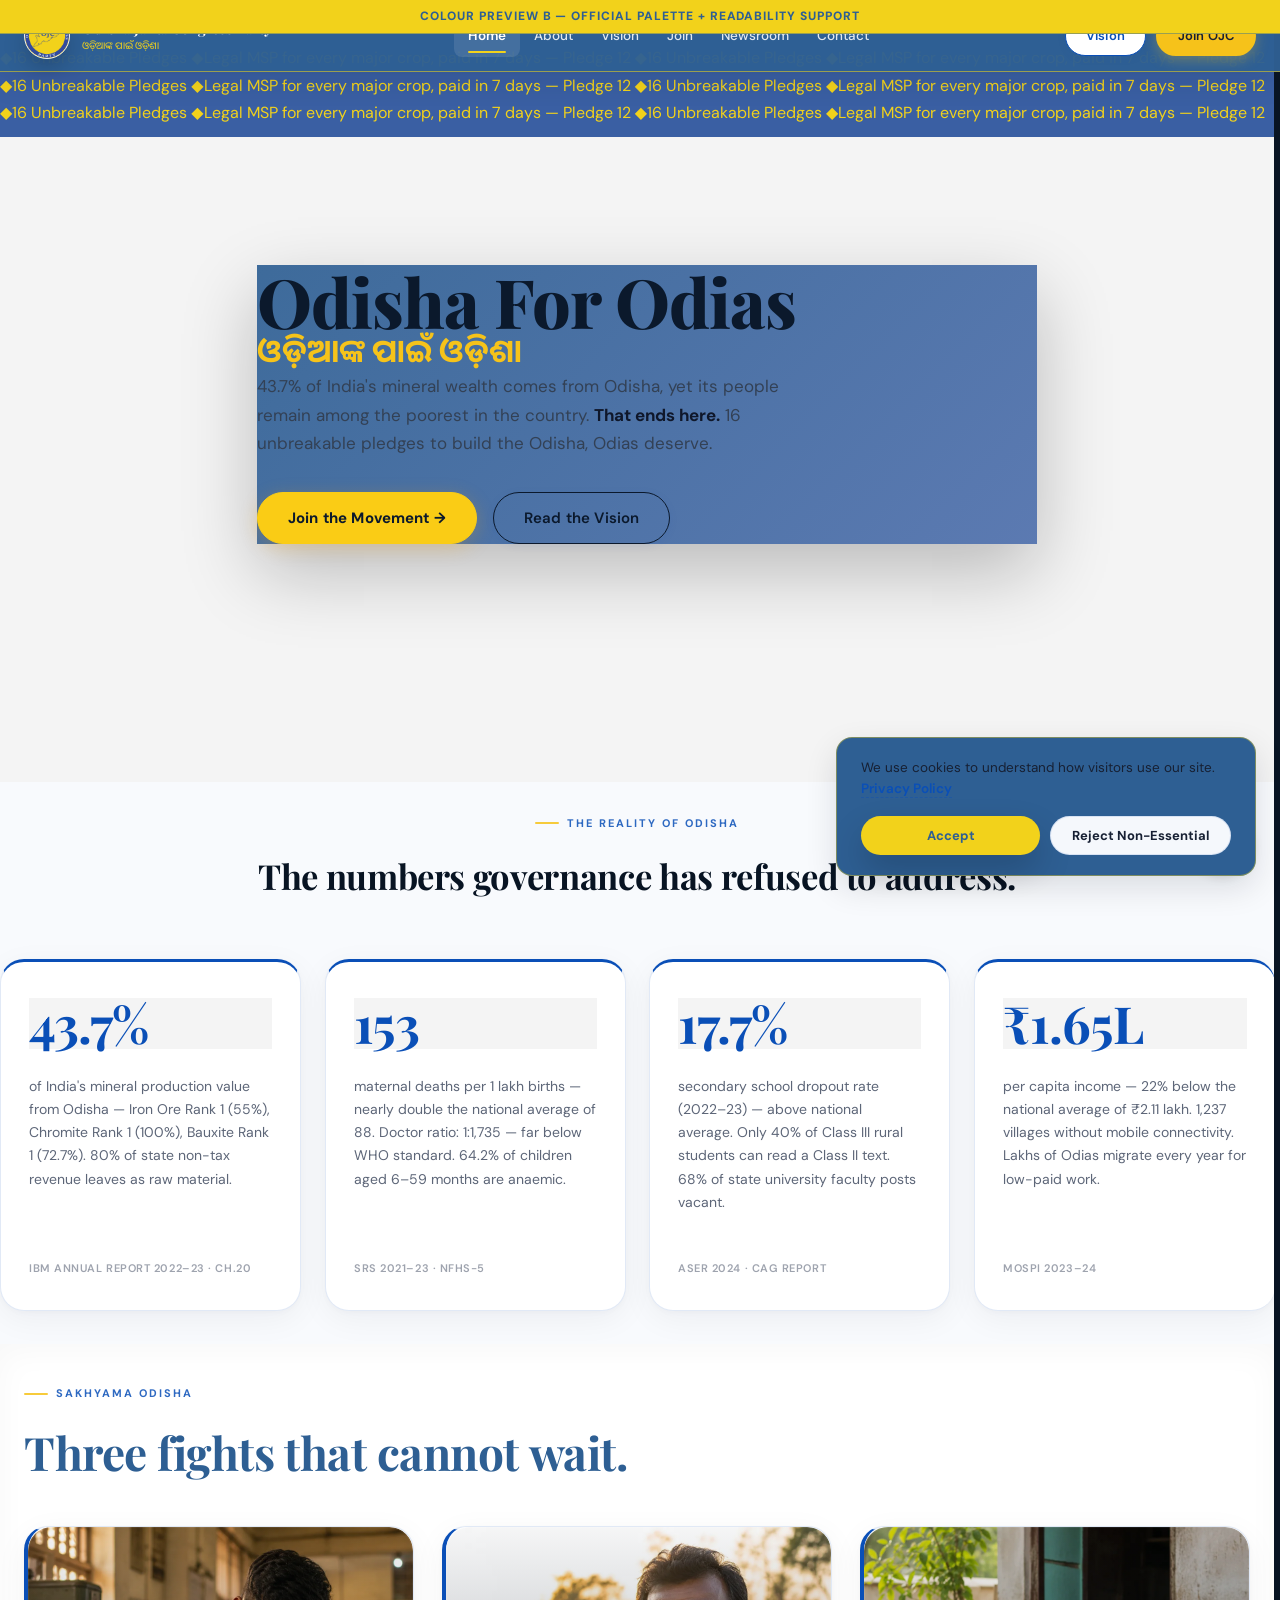
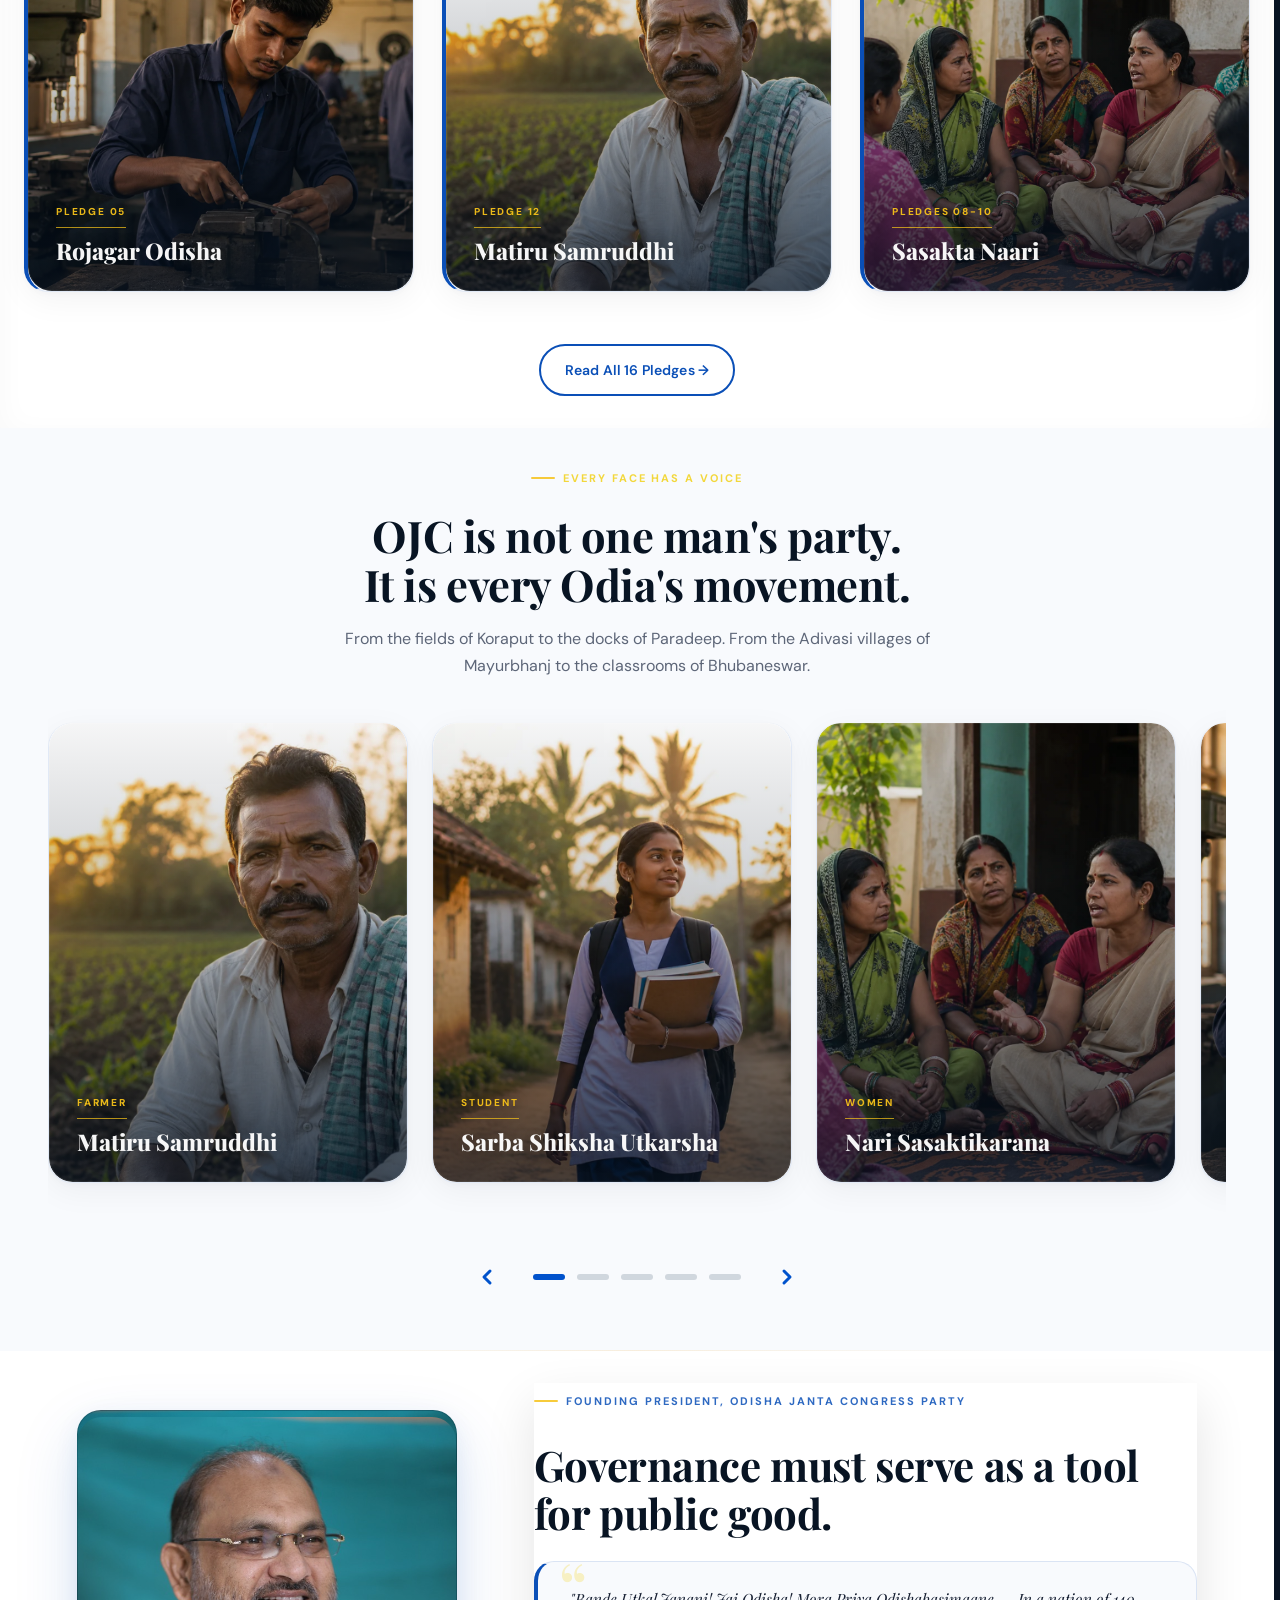
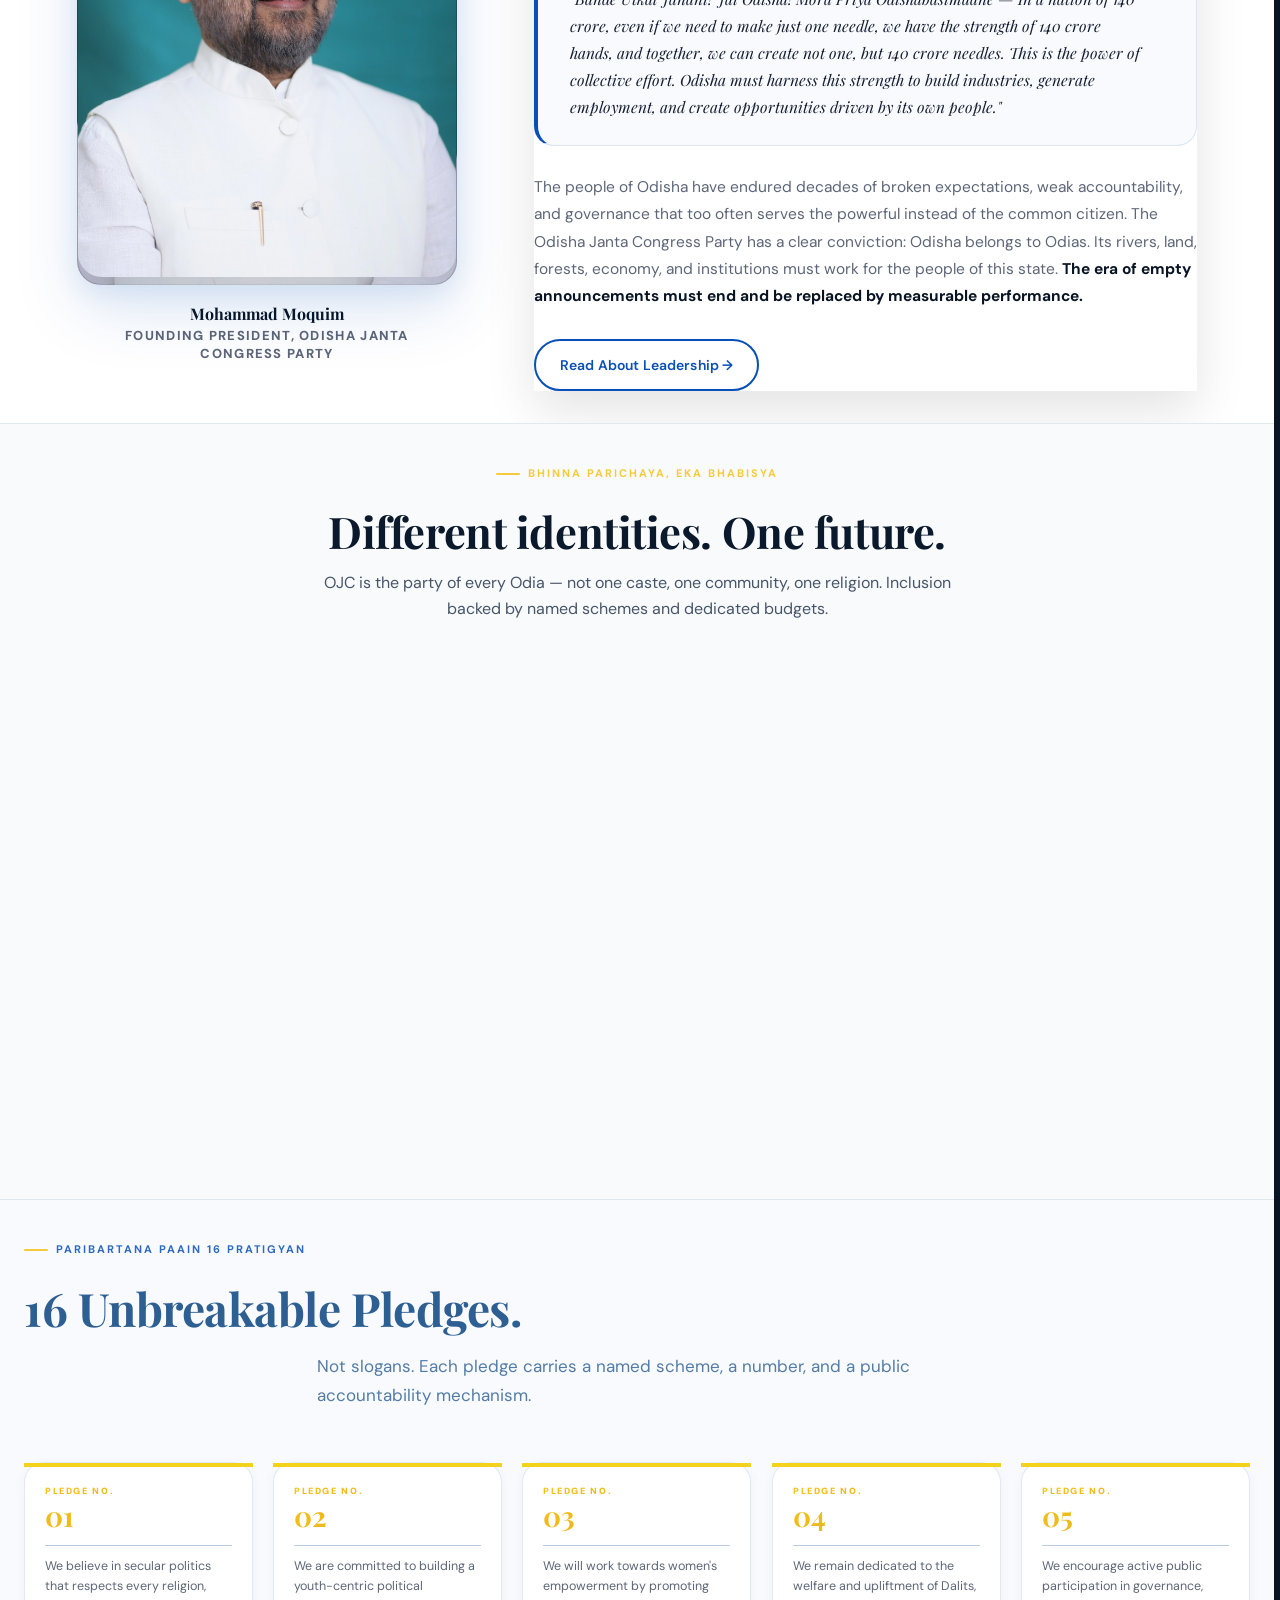
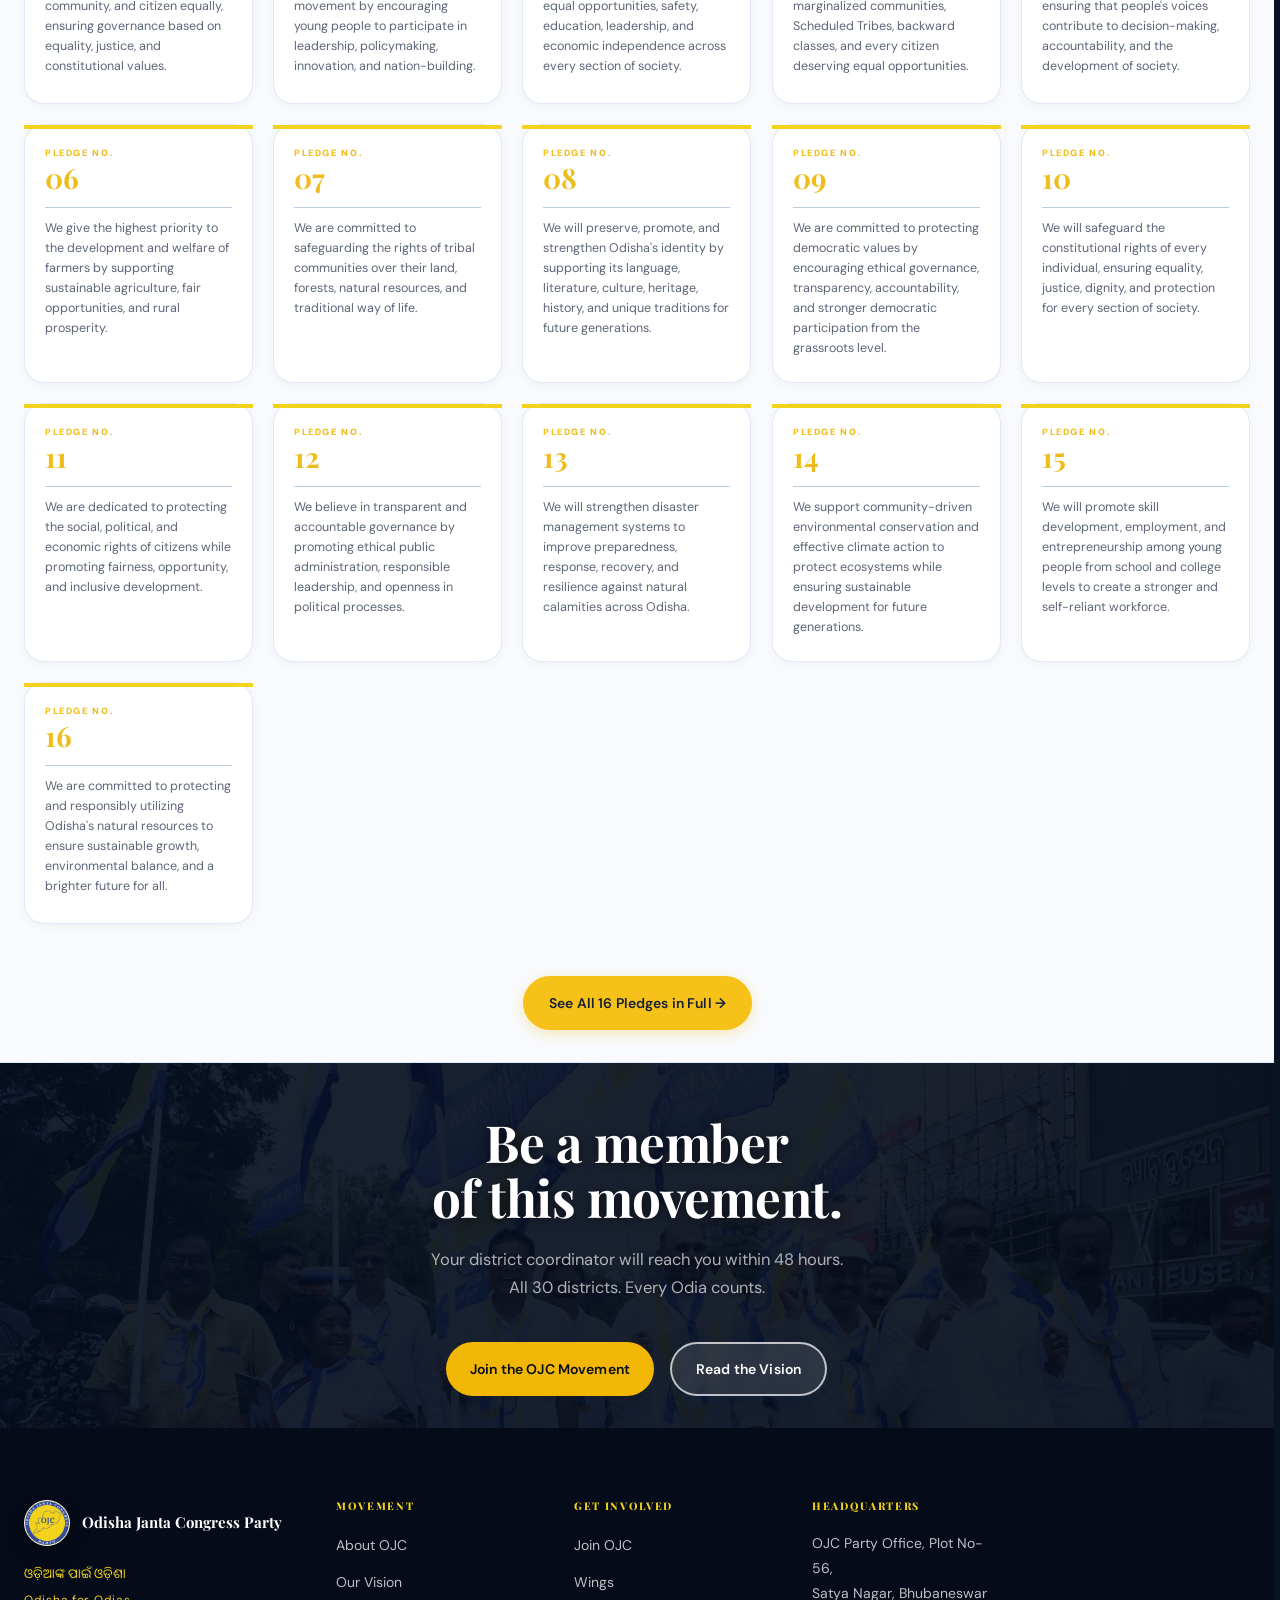
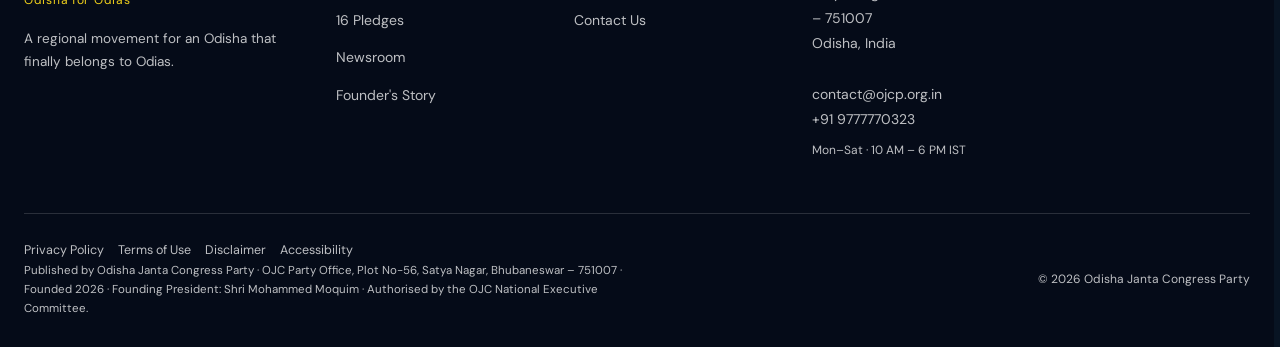
<file: index-colour-preview-b.html>
<!DOCTYPE html>
<html lang="en">

<head>
  <meta charset="UTF-8">
  <meta name="viewport" content="width=device-width, initial-scale=1.0">
  <title>Odisha Janta Congress Party · Odisha for Odias · Founding April 8, 2026</title>
  <meta name="description"
    content="OJC is Odisha's Odia-first regional party. 16 unbreakable pledges, ₹10 lakh cashless health, legal MSP for farmers, 50% Odia jobs reservation. Become a founding member.">
  <link rel="canonical" href="https://www.ojcp.org.in/index.html">
  <meta property="og:title" content="Odisha Janta Congress Party · Odisha for Odias">
  <meta property="og:description"
    content="OJC is Odisha's Odia-first regional party. 16 unbreakable pledges. Become a founding member.">
  <meta property="og:image" content="https://www.ojcp.org.in/assets/images/og-home.jpg">
  <meta property="og:url" content="https://www.ojcp.org.in/">
  <meta property="og:type" content="website">
  <meta name="twitter:card" content="summary_large_image">
  <link rel="icon" type="image/png" href="assets/images/selected/ojcp-official-logo-2026.png?v=3.0">
  <link rel="preconnect" href="https://fonts.googleapis.com">
  <link rel="preconnect" href="https://fonts.gstatic.com" crossorigin>
  <link
    href="https://fonts.googleapis.com/css2?family=Playfair+Display:ital,wght@0,600;0,700;0,900;1,600&family=DM+Sans:wght@300;400;500;600&family=Noto+Sans+Oriya:wght@400;700&display=swap"
    rel="stylesheet">
  <link rel="stylesheet" href="assets/css/style.css?v=18.0">
  <link rel="stylesheet" href="assets/css/ojcp-theme-tokens.css?v=18.0">
  <link rel="stylesheet" href="assets/css/hero-system.css?v=18.0">
  <link rel="stylesheet" href="assets/css/homepage-final.css?v=18.0">
  <link rel="stylesheet" href="assets/css/global-final.css?v=18.0">
  <link rel="stylesheet" href="assets/css/homepage-colour-preview.css?v=18.0">
  <link rel="stylesheet" href="assets/css/premium-redesign.css?v=18.0">
  <script async src="https://www.googletagmanager.com/gtag/js?id=G-XXXXXXXXXX"></script>
  <script>window.dataLayer = window.dataLayer || []; function gtag() { dataLayer.push(arguments); } gtag('js', new Date()); gtag('consent', 'default', { analytics_storage: 'denied' }); gtag('config', 'G-XXXXXXXXXX');</script>
</head>

<body class="has-hero colour-preview colour-preview-b">

  <a class="skip-link" href="#main">Skip to main content</a>
  <div class="colour-preview-label" aria-label="Colour preview variant">Colour Preview B — Official Palette +
    Readability Support</div>

  <!-- HEADER -->
  <header class="site-header hero-mode" role="banner">
    <div class="container header-inner">
      <a href="index.html" class="logo-link" aria-label="OJC Home">
        <img src="assets/images/selected/official-ojc-party-logo-final.png?v=6.0" alt="Odisha Janta Congress Party Logo"
          class="logo-emblem">
        <div class="logo-text">
          <span class="logo-name">Odisha Janta Congress Party</span>
          <span class="logo-tagline odia">ଓଡ଼ିଆଙ୍କ ପାଇଁ ଓଡ଼ିଶା</span>
        </div>
      </a>
      <nav class="main-nav" aria-label="Primary navigation">
        <a href="index.html" class="nav-link active" aria-current="page">Home</a>
        <a href="about.html" class="nav-link">About</a>
        <a href="vision.html" class="nav-link">Vision</a>
        <a href="join.html" class="nav-link">Join</a>
        <a href="newsroom.html" class="nav-link">Newsroom</a>
        <a href="contact.html" class="nav-link">Contact</a>
      </nav>
      <div class="header-ctas">
        <a href="vision.html" class="btn btn-outline">Vision</a>
        <a href="join.html" class="btn btn-primary">Join OJC</a>
      </div>
      <button class="hamburger" aria-expanded="false" aria-controls="mobile-nav" aria-label="Open menu">
        <span></span><span></span><span></span>
      </button>
    </div>
  </header>
  <nav class="mobile-nav" id="mobile-nav">
    <button class="mobile-nav-close" aria-label="Close menu">&times;</button>
    <a href="index.html" class="nav-link">Home</a>
    <a href="about.html" class="nav-link">About</a>
    <a href="vision.html" class="nav-link">Vision</a>
    <a href="join.html" class="nav-link">Join OJC</a>
    <a href="newsroom.html" class="nav-link">Newsroom</a>
    <a href="contact.html" class="nav-link">Contact</a>
    <a href="join.html" class="btn btn-primary">Become a Member</a>
  </nav>

  <!-- TICKER -->
  <div class="ticker-wrap" aria-label="Latest announcements">
    <div class="ticker-track">

      <span class="ticker-item"><span class="dot">◆</span>16 Unbreakable Pledges</span>
      <span class="ticker-item"><span class="dot">◆</span>Legal MSP for every major crop, paid in 7 days — Pledge
        12</span>
      <span class="ticker-item"><span class="dot">◆</span>16 Unbreakable Pledges</span>
      <span class="ticker-item"><span class="dot">◆</span>Legal MSP for every major crop, paid in 7 days — Pledge
        12</span>
      <span class="ticker-item"><span class="dot">◆</span>16 Unbreakable Pledges</span>
      <span class="ticker-item"><span class="dot">◆</span>Legal MSP for every major crop, paid in 7 days — Pledge
        12</span>
      <!-- Duplicate for seamless loop -->

      <span class="ticker-item"><span class="dot">◆</span>16 Unbreakable Pledges</span>
      <span class="ticker-item"><span class="dot">◆</span>Legal MSP for every major crop, paid in 7 days — Pledge
        12</span>
      <span class="ticker-item"><span class="dot">◆</span>16 Unbreakable Pledges</span>
      <span class="ticker-item"><span class="dot">◆</span>Legal MSP for every major crop, paid in 7 days — Pledge
        12</span>
      <span class="ticker-item"><span class="dot">◆</span>16 Unbreakable Pledges</span>
      <span class="ticker-item"><span class="dot">◆</span>Legal MSP for every major crop, paid in 7 days — Pledge
        12</span>
    </div>
  </div>

  <main id="main">

    <!-- HERO -->
    <section class="hero hero-desktop-only" aria-labelledby="hero-h1">
      <div class="container hero-inner">

        <div class="hero-content">

          <h1 id="hero-h1" class="hero-headline fade-in fade-in-delay-1">
            Odisha For Odias
          </h1>

          <span class="hero-headline-odia fade-in fade-in-delay-2" lang="or">ଓଡ଼ିଆଙ୍କ ପାଇଁ ଓଡ଼ିଶା</span>

          <p class="hero-body hero-body-desktop-only fade-in fade-in-delay-3">43.7% of India's mineral wealth comes from
            Odisha, yet its people
            remain among the poorest in the country. <strong>That ends here.</strong> 16 unbreakable pledges to build
            the Odisha, Odias deserve.</p>

          <div class="hero-ctas fade-in fade-in-delay-4">
            <a href="join.html" class="btn btn-primary btn-lg">Join the Movement →</a>
            <a href="vision.html" class="btn btn-outline btn-lg">Read the Vision</a>
          </div>
        </div>

      </div>
    </section>

    <!-- HERO BANNER (MOBILE & TABLET) -->
    <section class="hero-mobile-only" aria-labelledby="hero-mobile-h1">
      <div class="hero-mobile-inner">
        <div class="hero-mobile-image-container">
          <img src="assets/images/selected/hero-full-composition-bg.webp" alt="Leader Portrait"
            class="hero-mobile-leader-img" />
        </div>
        <div class="hero-mobile-content">
          <h1 id="hero-mobile-h1" class="hero-mobile-headline">Odisha For Odias</h1>
          <span class="hero-mobile-headline-odia" lang="or">ଓଡ଼ିଆଙ୍କ ପାଇଁ ଓଡ଼ିଶା</span>
          <div class="hero-mobile-ctas">
            <a href="join.html" class="btn btn-primary btn-lg">Join the Movement &rarr;</a>
            <a href="vision.html" class="btn btn-outline btn-lg">Read the Vision</a>
          </div>
        </div>
      </div>
    </section>

    <!-- STATS -->
    <section class="stats-section" aria-labelledby="stats-h2">
      <div class="container">
        <div class="stats-header fade-in">
          <span class="eyebrow">The Reality of Odisha</span>
          <h2 id="stats-h2" class="section-title--white">The numbers governance has refused to address.</h2>
        </div>
        <div class="stats-grid">
          <article class="stat-card fade-in">
            <span class="stat-number">43.7%</span>
            <p class="stat-label">of India's mineral production value from Odisha — Iron Ore Rank 1 (55%), Chromite Rank
              1 (100%), Bauxite Rank 1 (72.7%). 80% of state non-tax revenue leaves as raw material.</p>
            <p class="stat-source">IBM Annual Report 2022–23 · Ch.20</p>
          </article>
          <article class="stat-card fade-in fade-in-delay-1">
            <span class="stat-number">153</span>
            <p class="stat-label">maternal deaths per 1 lakh births — nearly double the national average of 88. Doctor
              ratio: 1:1,735 — far below WHO standard. 64.2% of children aged 6–59 months are anaemic.</p>
            <p class="stat-source">SRS 2021–23 · NFHS-5</p>
          </article>
          <article class="stat-card fade-in fade-in-delay-2">
            <span class="stat-number">17.7%</span>
            <p class="stat-label">secondary school dropout rate (2022–23) — above national average. Only 40% of Class
              III rural students can read a Class II text. 68% of state university faculty posts vacant.</p>
            <p class="stat-source">ASER 2024 · CAG Report</p>
          </article>
          <article class="stat-card fade-in fade-in-delay-3">
            <span class="stat-number">₹1.65L</span>
            <p class="stat-label">per capita income — 22% below the national average of ₹2.11 lakh. 1,237 villages
              without mobile connectivity. Lakhs of Odias migrate every year for low-paid work.</p>
            <p class="stat-source">MoSPI 2023–24</p>
          </article>
        </div>
      </div>
    </section>





    <!-- THREE FIGHTS -->
    <section class="three-fights-section" aria-labelledby="fights-h2">
      <div class="container">
        <span class="eyebrow">Sakhyama Odisha</span>
        <h2 id="fights-h2" class="section-title">Three fights that cannot wait.</h2>
        <div class="fights-grid">
          <article class="fight-block fade-in">
            <p class="fight-pledge-id">PLEDGE 05</p>
            <span class="fight-odia" lang="or">ରୋଜଗାର ଓଡ଼ିଶା</span>
            <h3 class="fight-title">Rojagar Odisha — Employment Odia First</h3>
            <p class="fight-body">Lakhs of Odias migrate every year — not by choice, but because Odisha has not built
              the industries that should have employed them.</p>
            <div class="card-reveal card-reveal--worker" aria-hidden="true">
              <span class="card-reveal-kicker">PLEDGE 05</span>
              <span class="card-reveal-title">Rojagar Odisha</span>
            </div>
          </article>
          <article class="fight-block fade-in fade-in-delay-1">
            <p class="fight-pledge-id">PLEDGE 12</p>
            <span class="fight-odia" lang="or">ମାଟିରୁ ସମୃଦ୍ଧି</span>
            <h3 class="fight-title">Matiru Samruddhi — Farmer Welfare</h3>
            <p class="fight-body">Odisha's farmers receive no legal price guarantee, no timely payment, and no reliable
              irrigation. The Mahanadi — lifeline of 50 lakh farmers — is threatened by upstream diversion while Odisha
              waits for a Tribunal award referred in 2018. OJC delivers in year one.</p>
            <div class="card-reveal card-reveal--farmer" aria-hidden="true">
              <span class="card-reveal-kicker">PLEDGE 12</span>
              <span class="card-reveal-title">Matiru Samruddhi</span>
            </div>
          </article>
          <article class="fight-block fade-in fade-in-delay-2">
            <p class="fight-pledge-id">PLEDGES 08, 09, 10</p>
            <span class="fight-odia" lang="or">ସଶକ୍ତ ନାରୀ</span>
            <h3 class="fight-title">Sasakta Naari — Women's Empowerment</h3>
            <p class="fight-body">Odisha ranks among the top three states for crimes against women. 40,947 cases in 15
              months. Women's LFPR is 48.7%.</p>
            <div class="card-reveal card-reveal--women" aria-hidden="true">
              <span class="card-reveal-kicker">PLEDGES 08-10</span>
              <span class="card-reveal-title">Sasakta Naari</span>
            </div>
          </article>
        </div>
        <div class="fights-cta">
          <a href="vision.html#pledges" class="btn btn-outline-dark">Read All 16 Pledges →</a>
        </div>
      </div>
    </section>

    <!-- PERSONAS -->
    <section class="personas-section" aria-labelledby="personas-h2">
      <div class="container">
        <div class="personas-header">
          <span class="eyebrow">Every face has a voice</span>
          <h2 id="personas-h2" class="section-title section-title--white">OJC is not one man's party.<br>It is every
            Odia's movement.</h2>
          <p class="personas-subhead">From the fields of Koraput to the docks of Paradeep. From the Adivasi villages of
            Mayurbhanj to the classrooms of Bhubaneswar.</p>
        </div>
        <div class="personas-grid">
          <article class="persona-card fade-in">
            <span class="persona-icon" aria-hidden="true">Farmer</span>
            <h3 class="persona-title">The Farmer</h3>
            <p class="persona-body">Legal MSP guarantee for paddy and all major crops. Irrigation expansion — Lower
              Suktel, Telengi, Mahendratanaya — projects delayed for years, delivered in the first term.</p>
            <div class="card-reveal card-reveal--farmer" aria-hidden="true">
              <span class="card-reveal-kicker">FARMER</span>
              <span class="card-reveal-title">Matiru Samruddhi</span>
            </div>
          </article>
          <article class="persona-card fade-in fade-in-delay-1">
            <span class="persona-icon" aria-hidden="true">Student</span>
            <h3 class="persona-title">The Student</h3>
            <p class="persona-body">• Promoting skill development, employment, and entrepreneurship among youth from
              school and college levels.</p>
            <div class="card-reveal card-reveal--student" aria-hidden="true">
              <span class="card-reveal-kicker">STUDENT</span>
              <span class="card-reveal-title">Sarba Shiksha Utkarsha</span>
            </div>
          </article>
          <article class="persona-card fade-in fade-in-delay-2">
            <span class="persona-icon" aria-hidden="true">Women</span>
            <h3 class="persona-title">The Woman</h3>
            <p class="persona-body">• We support Women's empowerment.</p>
            <div class="card-reveal card-reveal--women" aria-hidden="true">
              <span class="card-reveal-kicker">WOMEN</span>
              <span class="card-reveal-title">Nari Sasaktikarana</span>
            </div>
          </article>
          <article class="persona-card fade-in">
            <span class="persona-icon" aria-hidden="true">Worker</span>
            <h3 class="persona-title">The Migrant Worker</h3>
            <p class="persona-body">Lakhs of Odias migrate for low-paid work every year — not by choice. OJC's
              Odia-first jobs framework ends migration by compulsion.</p>
            <div class="card-reveal card-reveal--worker" aria-hidden="true">
              <span class="card-reveal-kicker">WORKER</span>
              <span class="card-reveal-title">Rojagar Odisha</span>
            </div>
          </article>
          <article class="persona-card fade-in fade-in-delay-1">
            <span class="persona-icon" aria-hidden="true">Tribal</span>
            <h3 class="persona-title">Tribal Communities</h3>
            <p class="persona-body">Tribal Land Protection Act enacted. Free, Prior, and Informed Consent from Gram
              Sabha mandatory.</p>
            <div class="card-reveal card-reveal--rural" aria-hidden="true">
              <span class="card-reveal-kicker">TRIBAL</span>
              <span class="card-reveal-title">Adivasi Bhumi</span>
            </div>
          </article>
        </div>
        <div class="personas-nav-controls" aria-label="Persona cards navigation">
          <button type="button" class="personas-nav-btn personas-prev-btn" aria-label="Previous persona card">
            <svg width="24" height="24" viewBox="0 0 24 24" fill="none" stroke="currentColor" stroke-width="3"
              stroke-linecap="round" stroke-linejoin="round">
              <polyline points="15 18 9 12 15 6" />
            </svg>
          </button>
          <div class="personas-nav-dots">
            <span class="personas-dot active" data-index="0" title="Go to card 1"></span>
            <span class="personas-dot" data-index="1" title="Go to card 2"></span>
            <span class="personas-dot" data-index="2" title="Go to card 3"></span>
            <span class="personas-dot" data-index="3" title="Go to card 4"></span>
            <span class="personas-dot" data-index="4" title="Go to card 5"></span>
          </div>
          <button type="button" class="personas-nav-btn personas-next-btn" aria-label="Next persona card">
            <svg width="24" height="24" viewBox="0 0 24 24" fill="none" stroke="currentColor" stroke-width="3"
              stroke-linecap="round" stroke-linejoin="round">
              <polyline points="9 18 15 12 9 6" />
            </svg>
          </button>
        </div>
      </div>
    </section>

    <!-- FOUNDER MESSAGE -->
    <section class="founder-section" aria-labelledby="founder-h2">
      <div class="container">
        <div class="founder-inner">
          <div class="founder-portrait-block founder-official-image-slot has-official-image">
            <div class="founder-portrait-img">
              <img src="assets/images/selected/founder-mohammad-moquim.jpg" alt="Mohammed Moquim">
            </div>
            <p class="founder-name">Mohammad Moquim</p>
            <p class="founder-role">Founding President, Odisha Janta Congress Party</p>
          </div>
          <div class="founder-content-block">
            <span class="eyebrow">Founding President, Odisha Janta Congress Party</span>
            <h2 id="founder-h2" class="founder-headline">Governance must serve as a tool for public good.</h2>
            <blockquote class="founder-quote">
              <p>"Bande Utkal Janani! Jai Odisha! Mora Priya Odishabasimaane — In a nation of 140 crore, even if we need
                to make just one needle, we have the strength of 140 crore hands, and together, we can create not one,
                but 140 crore needles. This is the power of collective effort. Odisha must harness this strength to
                build industries, generate employment, and create opportunities driven by its own people."</p>
            </blockquote>
            <p class="founder-body">The people of Odisha have endured decades of broken expectations, weak
              accountability, and governance that too often serves the powerful instead of the common citizen. The
              Odisha Janta Congress Party has a clear conviction: Odisha belongs to Odias. Its rivers, land, forests,
              economy, and institutions must work for the people of this state. <strong>The era of empty announcements
                must end and be replaced by measurable performance.</strong></p>
            <div class="founder-actions">
              <a href="about.html" class="btn btn-outline-dark founder-leadership-link">Read About Leadership →</a>
            </div>
          </div>
        </div>
      </div>
    </section>

    <!-- INCLUSION (New section) -->
    <section class="inclusion-section" aria-labelledby="inclusion-h2">
      <div class="container">
        <div class="inclusion-header">
          <span class="eyebrow">Bhinna Parichaya, Eka Bhabisya</span>
          <h2 id="inclusion-h2" class="section-title section-title--white">Different identities. One future.</h2>
          <p class="inclusion-lead">OJC is the party of every Odia — not one caste, one community, one religion.
            Inclusion backed by named schemes and dedicated budgets.</p>
        </div>
        <div class="inclusion-grid">
          <article class="inclusion-card fade-in">
            <span class="inclusion-icon" aria-hidden="true">Tribal</span>
            <h3 class="inclusion-title">Tribal</h3>
            <p class="inclusion-body">Tribal Land Protection Act</p>
          </article>
          <article class="inclusion-card fade-in fade-in-delay-1">
            <span class="inclusion-icon" aria-hidden="true">SC</span>
            <h3 class="inclusion-title">Scheduled Castes</h3>
            <p class="inclusion-body">71 lakh SC Odias</p>
          </article>
          <article class="inclusion-card fade-in fade-in-delay-2">
            <span class="inclusion-icon" aria-hidden="true">OBC</span>
            <h3 class="inclusion-title">OBC</h3>
            <p class="inclusion-body">39.3% of Odisha</p>
          </article>
          <article class="inclusion-card fade-in fade-in-delay-3">
            <span class="inclusion-icon" aria-hidden="true">Minority</span>
            <h3 class="inclusion-title">Minorities</h3>
            <p class="inclusion-body">Minority Welfare Commission</p>
          </article>
          <article class="inclusion-card fade-in fade-in-delay-4">
            <span class="inclusion-icon" aria-hidden="true">PWD</span>
            <h3 class="inclusion-title">Persons with Disabilities</h3>
            <p class="inclusion-body">~12 lakh PwD</p>
          </article>
        </div>
      </div>
    </section>



    <!-- 15 PLEDGES GRID -->
    <section class="pledges-grid-section" id="pledges" aria-labelledby="pledges-h2">
      <div class="container">
        <span class="eyebrow">Paribartana Paain 16 Pratigyan</span>
        <h2 id="pledges-h2" class="section-title">16 Unbreakable Pledges.</h2>
        <p class="section-lead">Not slogans. Each pledge carries a named scheme, a number, and a public accountability
          mechanism.</p>
        <div class="pledges-grid">
          <article class="pledge-mini">
            <div class="pledge-id">01</div>
            <p class="pledge-desc">We believe in secular politics that respects every religion, community, and citizen
              equally, ensuring governance based on equality, justice, and constitutional values.</p>
          </article>
          <article class="pledge-mini">
            <div class="pledge-id">02</div>
            <p class="pledge-desc">We are committed to building a youth-centric political movement by encouraging young
              people to participate in leadership, policymaking, innovation, and nation-building.</p>
          </article>
          <article class="pledge-mini">
            <div class="pledge-id">03</div>
            <p class="pledge-desc">We will work towards women's empowerment by promoting equal opportunities, safety,
              education, leadership, and economic independence across every section of society.</p>
          </article>
          <article class="pledge-mini">
            <div class="pledge-id">04</div>
            <p class="pledge-desc">We remain dedicated to the welfare and upliftment of Dalits, marginalized
              communities, Scheduled Tribes, backward classes, and every citizen deserving equal opportunities.</p>
          </article>
          <article class="pledge-mini">
            <div class="pledge-id">05</div>
            <p class="pledge-desc">We encourage active public participation in governance, ensuring that people's voices
              contribute to decision-making, accountability, and the development of society.</p>
          </article>
          <article class="pledge-mini">
            <div class="pledge-id">06</div>
            <p class="pledge-desc">We give the highest priority to the development and welfare of farmers by supporting
              sustainable agriculture, fair opportunities, and rural prosperity.</p>
          </article>
          <article class="pledge-mini">
            <div class="pledge-id">07</div>
            <p class="pledge-desc">We are committed to safeguarding the rights of tribal communities over their land,
              forests, natural resources, and traditional way of life.</p>
          </article>
          <article class="pledge-mini">
            <div class="pledge-id">08</div>
            <p class="pledge-desc">We will preserve, promote, and strengthen Odisha's identity by supporting its
              language, literature, culture, heritage, history, and unique traditions for future generations.</p>
          </article>
          <article class="pledge-mini">
            <div class="pledge-id">09</div>
            <p class="pledge-desc">We are committed to protecting democratic values by encouraging ethical governance,
              transparency, accountability, and stronger democratic participation from the grassroots level.</p>
          </article>
          <article class="pledge-mini">
            <div class="pledge-id">10</div>
            <p class="pledge-desc">We will safeguard the constitutional rights of every individual, ensuring equality,
              justice, dignity, and protection for every section of society.</p>
          </article>
          <article class="pledge-mini">
            <div class="pledge-id">11</div>
            <p class="pledge-desc">We are dedicated to protecting the social, political, and economic rights of citizens
              while promoting fairness, opportunity, and inclusive development.</p>
          </article>
          <article class="pledge-mini">
            <div class="pledge-id">12</div>
            <p class="pledge-desc">We believe in transparent and accountable governance by promoting ethical public
              administration, responsible leadership, and openness in political processes.</p>
          </article>
          <article class="pledge-mini">
            <div class="pledge-id">13</div>
            <p class="pledge-desc">We will strengthen disaster management systems to improve preparedness, response,
              recovery, and resilience against natural calamities across Odisha.</p>
          </article>
          <article class="pledge-mini">
            <div class="pledge-id">14</div>
            <p class="pledge-desc">We support community-driven environmental conservation and effective climate action
              to protect ecosystems while ensuring sustainable development for future generations.</p>
          </article>
          <article class="pledge-mini">
            <div class="pledge-id">15</div>
            <p class="pledge-desc">We will promote skill development, employment, and entrepreneurship among young
              people from school and college levels to create a stronger and self-reliant workforce.</p>
          </article>
          <article class="pledge-mini">
            <div class="pledge-id">16</div>
            <p class="pledge-desc">We are committed to protecting and responsibly utilizing Odisha's natural resources
              to ensure sustainable growth, environmental balance, and a brighter future for all.</p>
          </article>
        </div>
        <div class="pledges-cta">
          <a href="vision.html#pledges" class="btn btn-primary btn-lg">See All 16 Pledges in Full →</a>
        </div>
      </div>
    </section>

    <!-- FINAL CTA -->
    <section class="final-cta-section" aria-labelledby="final-cta-h2" style="position: relative; overflow: hidden; background: #050b18 !important; border-top: 1px solid rgba(242, 183, 5, 0.25); border-bottom: none !important; margin-bottom: 0 !important; isolation: isolate; padding: clamp(70px, 8vw, 100px) 0;">
      <div style="position: absolute; inset: 0; background: linear-gradient(135deg, rgba(7, 19, 43, 0.82), rgba(5, 11, 24, 0.82)), url('assets/images/selected/movement-cta-bg.jpg') center 32% / cover no-repeat; opacity: 0.48; pointer-events: none; z-index: 1;"></div>
      <div class="container final-cta-inner" style="position: relative; z-index: 2; text-align: center;">
        <h2 id="final-cta-h2" class="final-cta-headline" style="color: #ffffff !important; font-size: clamp(32px, 5vw, 54px); font-weight: 800; line-height: 1.1; margin-bottom: 16px; text-shadow: 0 2px 12px rgba(0,0,0,0.6);">Be a member<br>of this movement.</h2>
        <p class="final-cta-sub" style="color: rgba(255, 255, 255, 0.85) !important; font-size: 18px; margin-bottom: 36px; text-shadow: 0 1px 6px rgba(0,0,0,0.6);">Your district coordinator will reach you within 48 hours.<br>All 30 districts. Every Odia counts.</p>
        <div class="final-cta-buttons" style="display: flex; justify-content: center; align-items: center; gap: 16px; flex-wrap: wrap;">
          <a href="join.html" class="btn btn-primary btn-lg" style="background: #f2b705 !important; color: #050b18 !important; border: none !important; font-weight: 700; padding: 14px 32px; border-radius: 50px; box-shadow: 0 4px 20px rgba(242, 183, 5, 0.35);">Join the OJC Movement</a>
          <a href="vision.html" class="btn btn-outline btn-lg" style="background: rgba(255, 255, 255, 0.10) !important; color: #ffffff !important; border: 2px solid rgba(255, 255, 255, 0.7) !important; font-weight: 600; padding: 14px 32px; border-radius: 50px; backdrop-filter: blur(4px);">Read the Vision</a>
        </div>
      </div>
    </section>

  </main>

  <!-- FOOTER -->
  <footer class="site-footer" role="contentinfo">
    <div class="container">
      <div class="footer-main">
        <div class="footer-brand">
          <div class="footer-logo">
            <img src="assets/images/selected/official-ojc-party-logo-final.png?v=6.0"
              alt="Odisha Janta Congress Party Logo" class="footer-logo-emblem">
            <span class="footer-logo-text">Odisha Janta Congress Party</span>
          </div>
          <span class="footer-odia odia">ଓଡ଼ିଆଙ୍କ ପାଇଁ ଓଡ଼ିଶା</span>
          <div class="footer-tagline-en">Odisha for Odias</div>
          <p class="footer-mission">A regional movement for an Odisha that finally belongs to Odias.</p>
        </div>
        <div class="footer-col">
          <h3>Movement</h3>
          <ul>
            <li><a href="about.html">About OJC</a></li>
            <li><a href="vision.html">Our Vision</a></li>
            <li><a href="vision.html#pledges">16 Pledges</a></li>
            <li><a href="newsroom.html">Newsroom</a></li>
            <li><a href="about.html#founder">Founder's Story</a></li>
          </ul>
        </div>
        <div class="footer-col">
          <h3>Get Involved</h3>
          <ul>
            <li><a href="join.html">Join OJC</a></li>
            <li><a href="join.html#wings">Wings</a></li>
            <li><a href="contact.html">Contact Us</a></li>
          </ul>
        </div>
        <div class="footer-col footer-contact">
          <h3>Headquarters</h3>
          <address>
            OJC Party Office, Plot No-56,<br>
            Satya Nagar, Bhubaneswar – 751007<br>
            Odisha, India<br><br>
            <a href="mailto:contact@ojcp.org.in">contact@ojcp.org.in</a><br>
            <a href="tel:+919777770323">+91 9777770323</a>
          </address>
          <p class="footer-hours">Mon–Sat · 10 AM – 6 PM IST</p>
        </div>
      </div>
      <div class="footer-bottom">
        <div>
          <nav class="footer-legal-links" aria-label="Legal links">
            <a href="privacy.html">Privacy Policy</a>
            <a href="terms.html">Terms of Use</a>
            <a href="disclaimer.html">Disclaimer</a>
            <a href="accessibility.html">Accessibility</a>
          </nav>
          <p class="footer-disclaimer">Published by Odisha Janta Congress Party · OJC Party Office, Plot No-56, Satya
            Nagar, Bhubaneswar – 751007 · Founded 2026 · Founding President: Shri Mohammed Moquim · Authorised by the
            OJC National Executive Committee.</p>
        </div>
        <p class="footer-copyright">© 2026 Odisha Janta Congress Party</p>
      </div>
    </div>
  </footer>

  <a class="wa-float" href="https://wa.me/919777770323?text=Hello%2C%20I%20have%20a%20query%20about%20OJC"
    target="_blank" rel="noopener noreferrer" aria-label="Chat with OJC on WhatsApp">
    <svg viewBox="0 0 24 24">
      <path
        d="M17.472 14.382c-.297-.149-1.758-.867-2.03-.967-.273-.099-.471-.148-.67.15-.197.297-.767.966-.94 1.164-.173.199-.347.223-.644.075-.297-.15-1.255-.463-2.39-1.475-.883-.788-1.48-1.761-1.653-2.059-.173-.297-.018-.458.13-.606.134-.133.298-.347.446-.52.149-.174.198-.298.298-.497.099-.198.05-.371-.025-.52-.075-.149-.669-1.612-.916-2.207-.242-.579-.487-.5-.669-.51-.173-.008-.371-.01-.57-.01-.198 0-.52.074-.792.372-.272.297-1.04 1.016-1.04 2.479 0 1.462 1.065 2.875 1.213 3.074.149.198 2.096 3.2 5.077 4.487.709.306 1.262.489 1.694.625.712.227 1.36.195 1.871.118.571-.085 1.758-.719 2.006-1.413.248-.694.248-1.289.173-1.413-.074-.124-.272-.198-.57-.347zM12 0C5.373 0 0 5.373 0 12c0 2.127.558 4.122 1.533 5.848L.057 23.571l5.879-1.54A11.945 11.945 0 0012 24c6.627 0 12-5.373 12-12S18.627 0 12 0zm0 21.818a9.814 9.814 0 01-5.032-1.383l-.36-.214-3.733.978.996-3.648-.235-.374A9.819 9.819 0 012.182 12C2.182 6.57 6.57 2.182 12 2.182S21.818 6.57 21.818 12 17.43 21.818 12 21.818z" />
    </svg>
  </a>
  <div class="cookie-banner hidden" role="dialog" aria-label="Cookie notice">
    <p>We use cookies to understand how visitors use our site. <a href="privacy.html">Privacy Policy</a></p>
    <div class="cookie-btns">
      <button class="cookie-btn cookie-btn-accept">Accept</button>
      <button class="cookie-btn cookie-btn-reject">Reject Non-Essential</button>
    </div>
  </div>
  <script src="assets/js/main.js?v=6.0"></script>
</body>

</html>

</html>
</file>
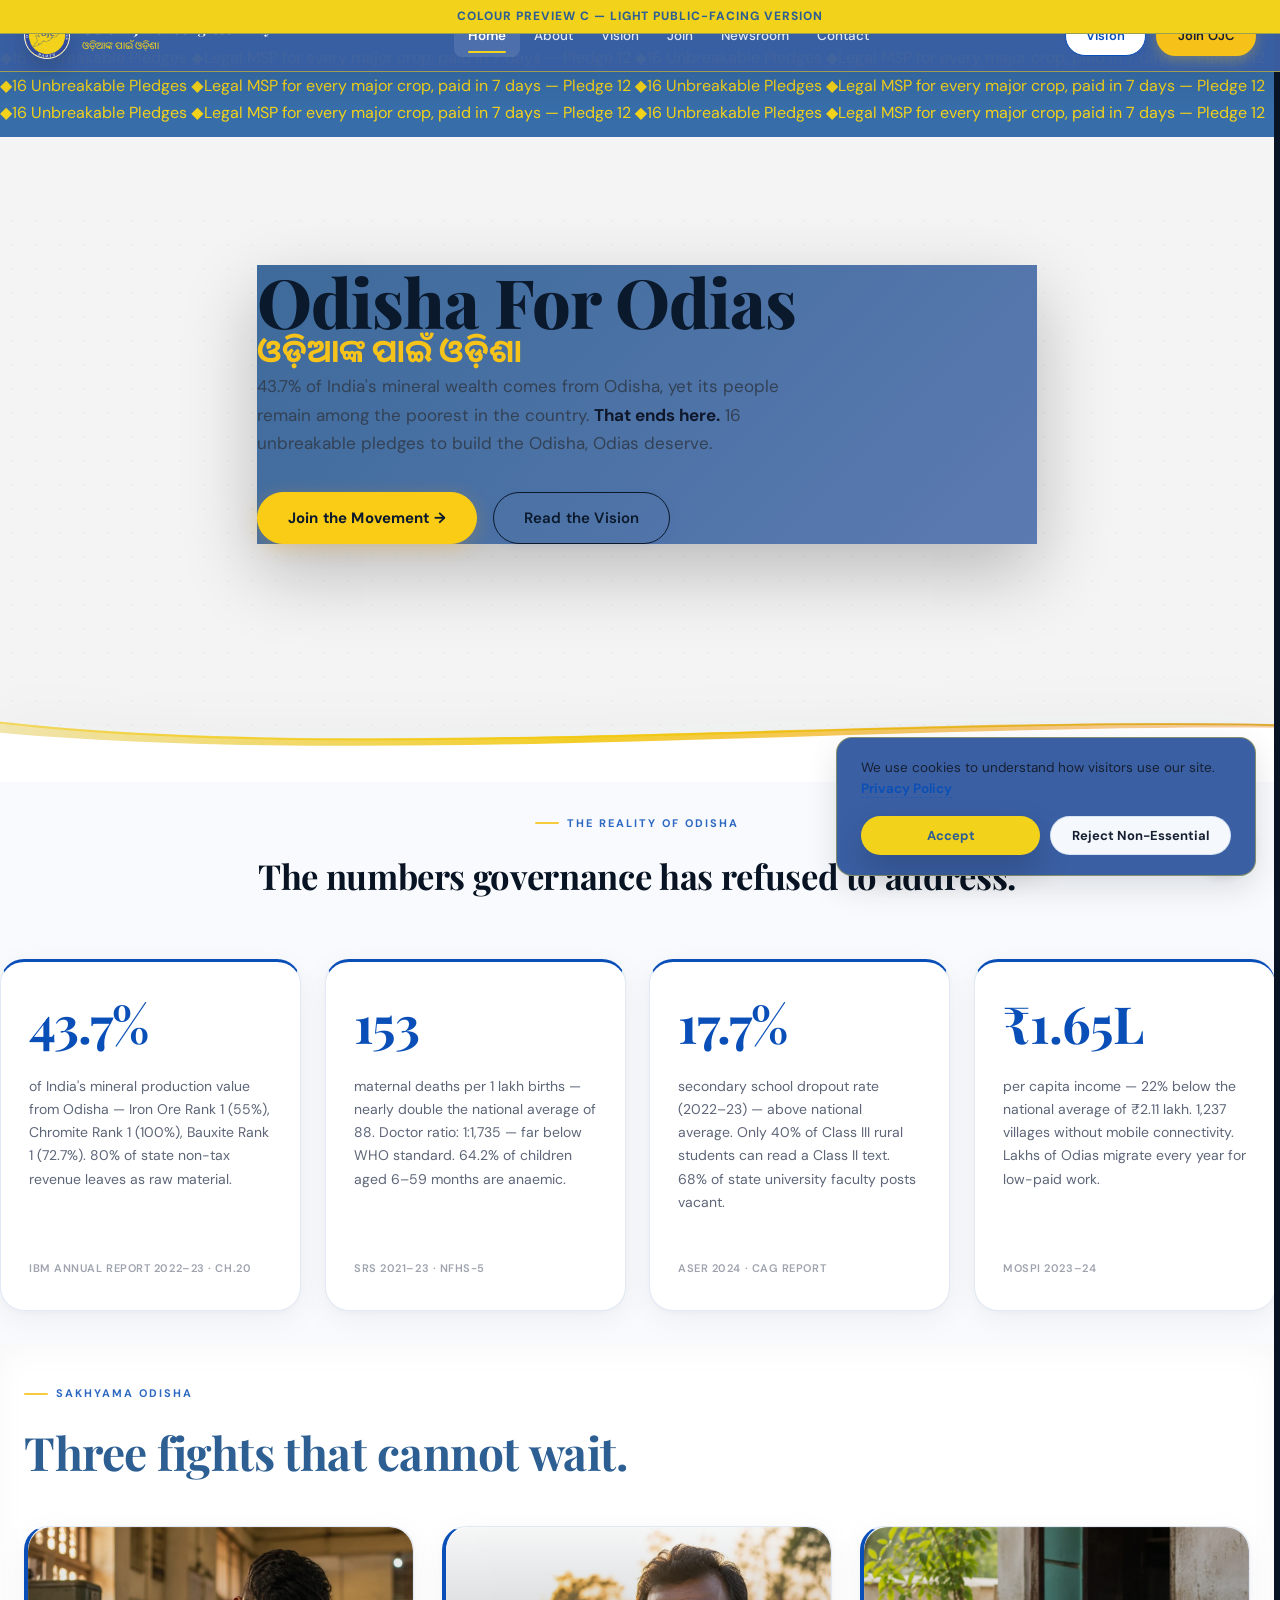
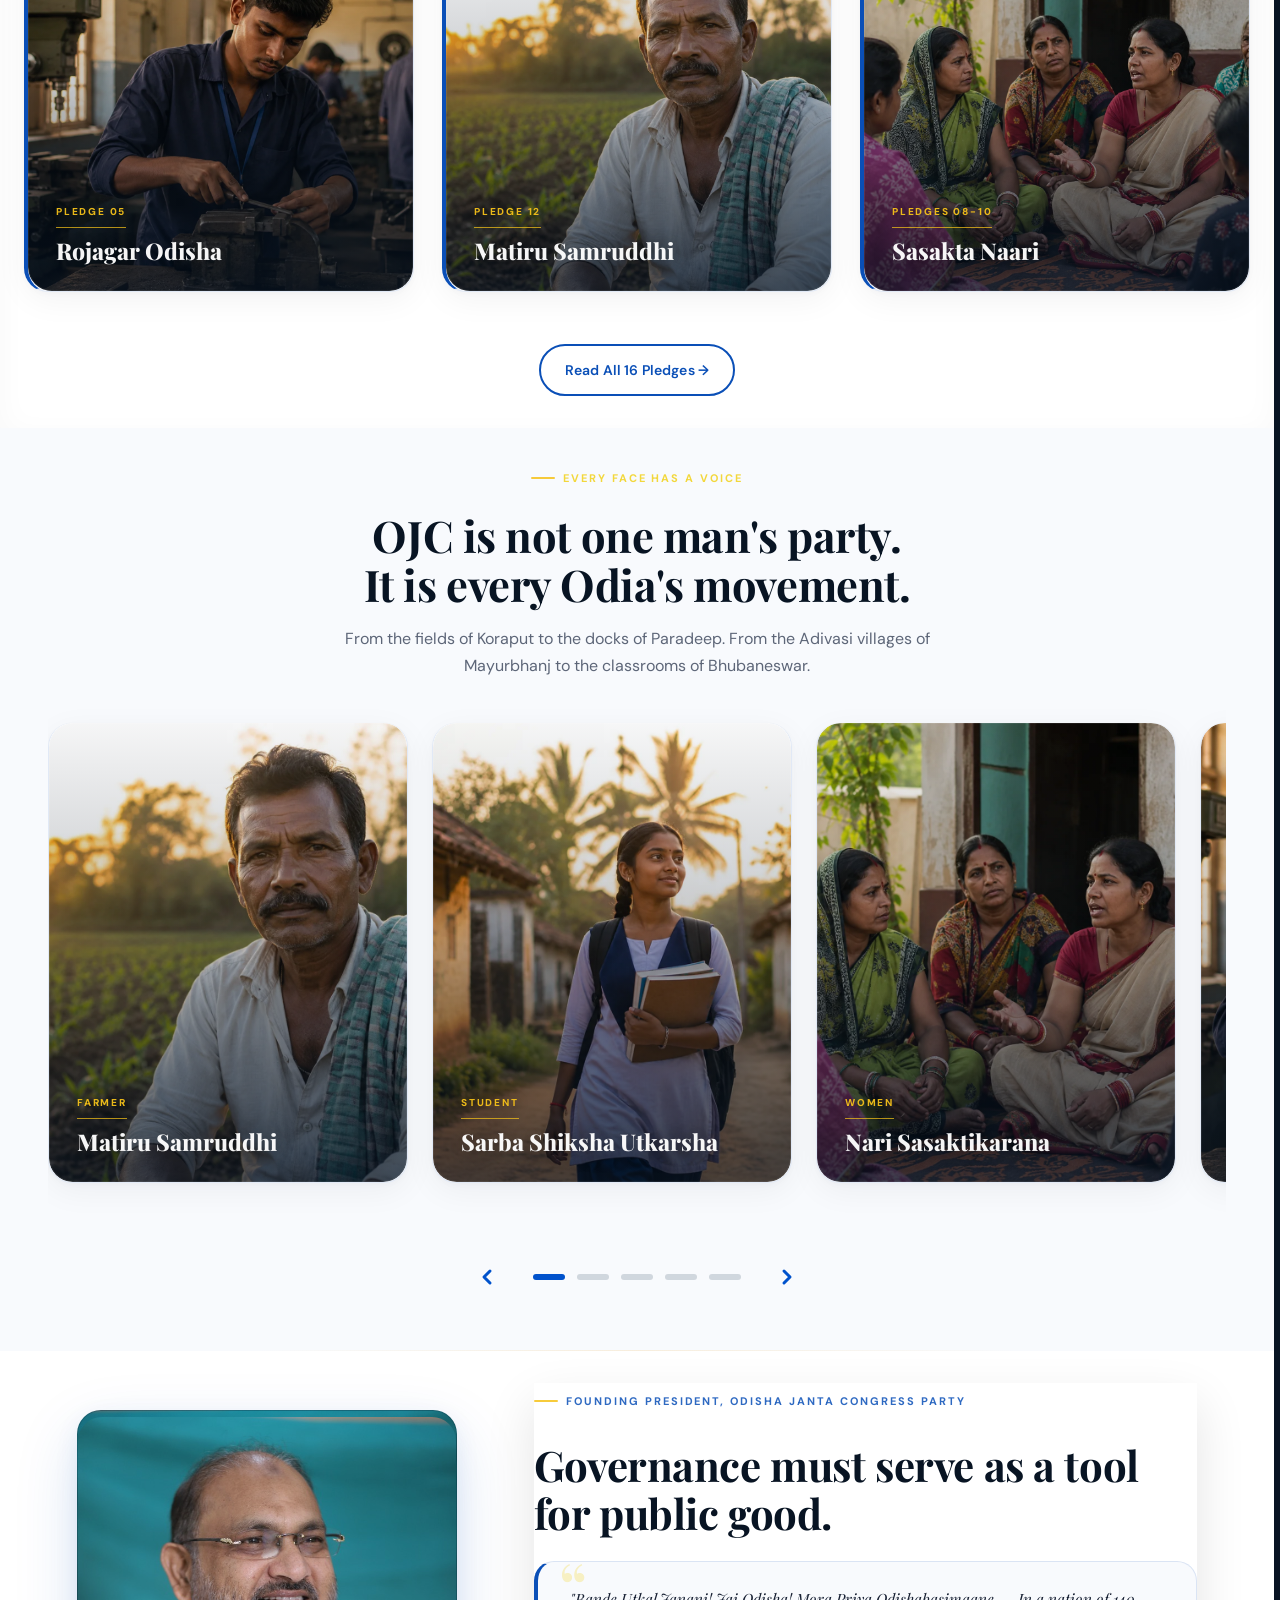
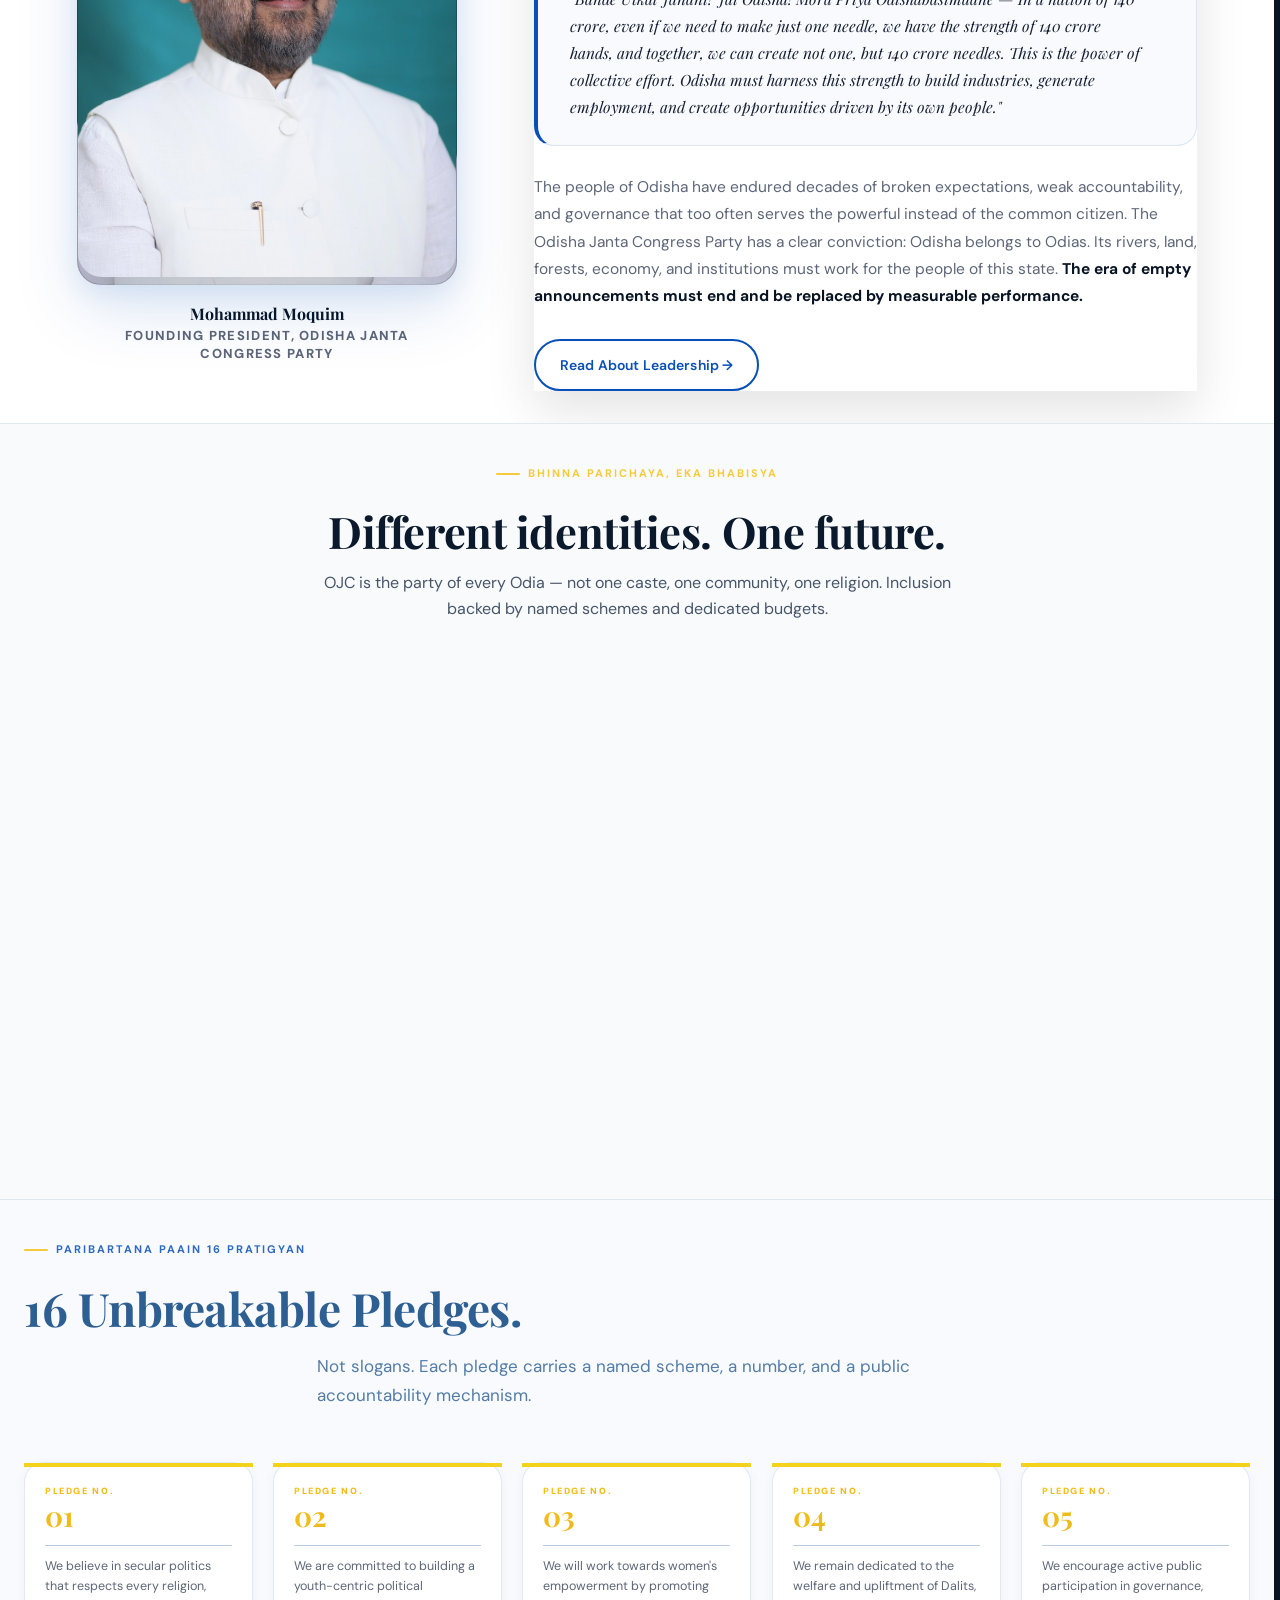
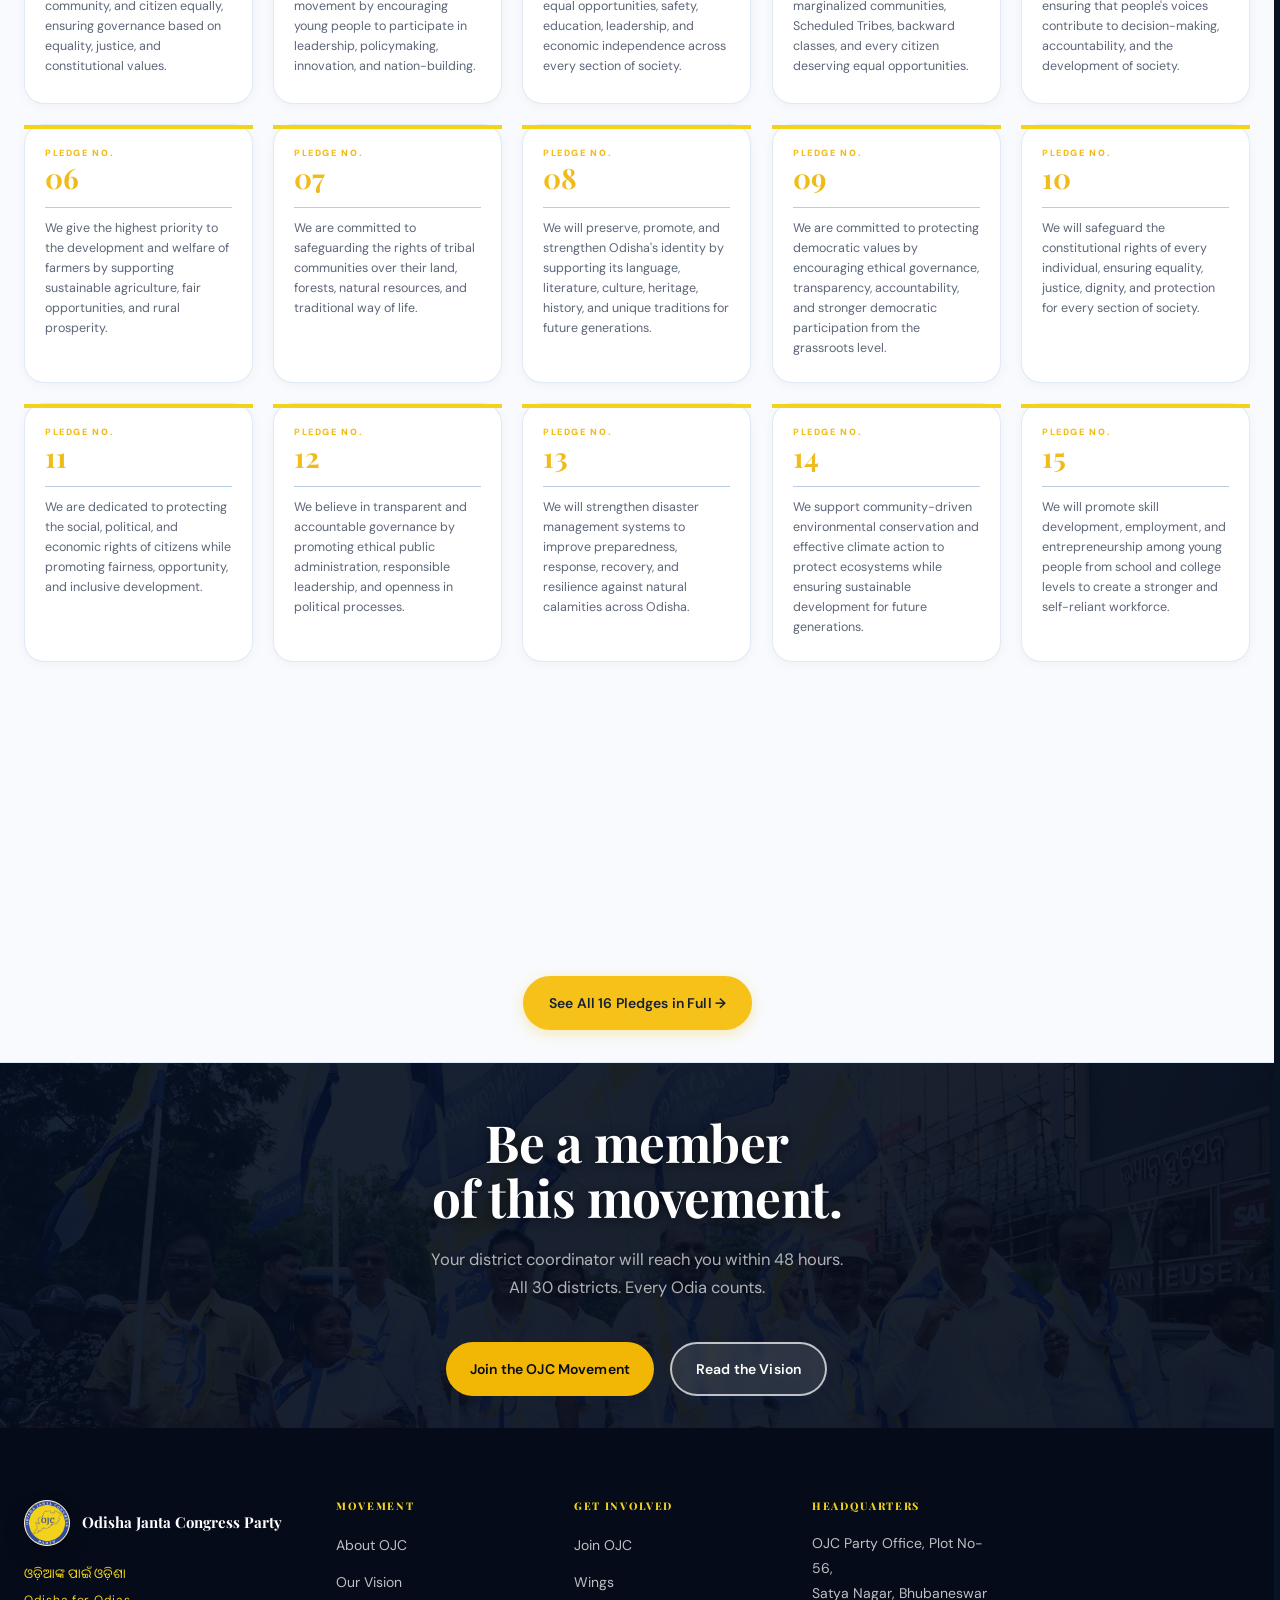
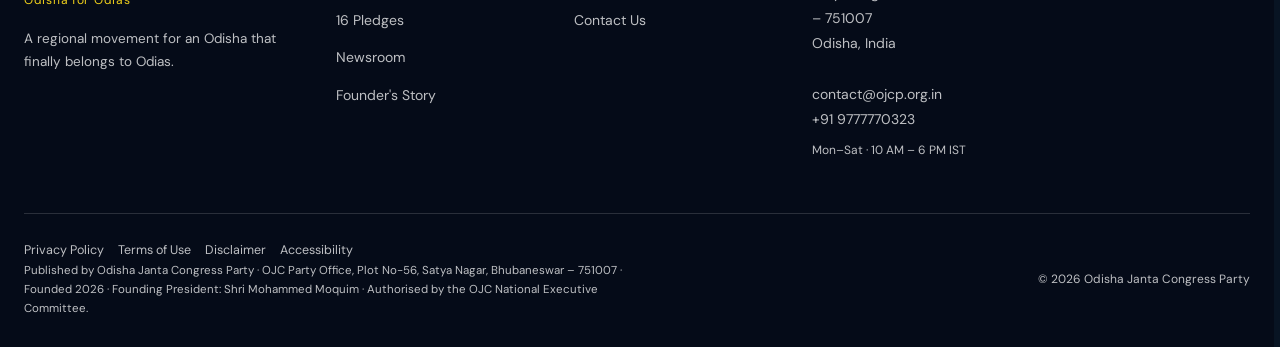
<file: index-colour-preview-c.html>
<!DOCTYPE html>
<html lang="en">

<head>
  <meta charset="UTF-8">
  <meta name="viewport" content="width=device-width, initial-scale=1.0">
  <title>Odisha Janta Congress Party · Odisha for Odias · Founding April 8, 2026</title>
  <meta name="description"
    content="OJC is Odisha's Odia-first regional party. 16 unbreakable pledges, ₹10 lakh cashless health, legal MSP for farmers, 50% Odia jobs reservation. Become a founding member.">
  <link rel="canonical" href="https://www.ojcp.org.in/index.html">
  <meta property="og:title" content="Odisha Janta Congress Party · Odisha for Odias">
  <meta property="og:description"
    content="OJC is Odisha's Odia-first regional party. 16 unbreakable pledges. Become a founding member.">
  <meta property="og:image" content="https://www.ojcp.org.in/assets/images/og-home.jpg">
  <meta property="og:url" content="https://www.ojcp.org.in/">
  <meta property="og:type" content="website">
  <meta name="twitter:card" content="summary_large_image">
  <link rel="icon" type="image/png" href="assets/images/selected/ojcp-official-logo-2026.png?v=3.0">
  <link rel="preconnect" href="https://fonts.googleapis.com">
  <link rel="preconnect" href="https://fonts.gstatic.com" crossorigin>
  <link
    href="https://fonts.googleapis.com/css2?family=Playfair+Display:ital,wght@0,600;0,700;0,900;1,600&family=DM+Sans:wght@300;400;500;600&family=Noto+Sans+Oriya:wght@400;700&display=swap"
    rel="stylesheet">
  <link rel="stylesheet" href="assets/css/style.css?v=18.0">
  <link rel="stylesheet" href="assets/css/ojcp-theme-tokens.css?v=18.0">
  <link rel="stylesheet" href="assets/css/hero-system.css?v=18.0">
  <link rel="stylesheet" href="assets/css/homepage-final.css?v=18.0">
  <link rel="stylesheet" href="assets/css/global-final.css?v=18.0">
  <link rel="stylesheet" href="assets/css/homepage-colour-preview.css?v=18.0">
  <link rel="stylesheet" href="assets/css/premium-redesign.css?v=18.0">
  <script async src="https://www.googletagmanager.com/gtag/js?id=G-XXXXXXXXXX"></script>
  <script>window.dataLayer = window.dataLayer || []; function gtag() { dataLayer.push(arguments); } gtag('js', new Date()); gtag('consent', 'default', { analytics_storage: 'denied' }); gtag('config', 'G-XXXXXXXXXX');</script>
</head>

<body class="has-hero colour-preview colour-preview-c">

  <a class="skip-link" href="#main">Skip to main content</a>
  <div class="colour-preview-label" aria-label="Colour preview variant">Colour Preview C — Light Public-Facing Version
  </div>

  <!-- HEADER -->
  <header class="site-header hero-mode" role="banner">
    <div class="container header-inner">
      <a href="index.html" class="logo-link" aria-label="OJC Home">
        <img src="assets/images/selected/official-ojc-party-logo-final.png?v=6.0" alt="Odisha Janta Congress Party Logo"
          class="logo-emblem">
        <div class="logo-text">
          <span class="logo-name">Odisha Janta Congress Party</span>
          <span class="logo-tagline odia">ଓଡ଼ିଆଙ୍କ ପାଇଁ ଓଡ଼ିଶା</span>
        </div>
      </a>
      <nav class="main-nav" aria-label="Primary navigation">
        <a href="index.html" class="nav-link active" aria-current="page">Home</a>
        <a href="about.html" class="nav-link">About</a>
        <a href="vision.html" class="nav-link">Vision</a>
        <a href="join.html" class="nav-link">Join</a>
        <a href="newsroom.html" class="nav-link">Newsroom</a>
        <a href="contact.html" class="nav-link">Contact</a>
      </nav>
      <div class="header-ctas">
        <a href="vision.html" class="btn btn-outline">Vision</a>
        <a href="join.html" class="btn btn-primary">Join OJC</a>
      </div>
      <button class="hamburger" aria-expanded="false" aria-controls="mobile-nav" aria-label="Open menu">
        <span></span><span></span><span></span>
      </button>
    </div>
  </header>
  <nav class="mobile-nav" id="mobile-nav">
    <button class="mobile-nav-close" aria-label="Close menu">&times;</button>
    <a href="index.html" class="nav-link">Home</a>
    <a href="about.html" class="nav-link">About</a>
    <a href="vision.html" class="nav-link">Vision</a>
    <a href="join.html" class="nav-link">Join OJC</a>
    <a href="newsroom.html" class="nav-link">Newsroom</a>
    <a href="contact.html" class="nav-link">Contact</a>
    <a href="join.html" class="btn btn-primary">Become a Member</a>
  </nav>

  <!-- TICKER -->
  <div class="ticker-wrap" aria-label="Latest announcements">
    <div class="ticker-track">

      <span class="ticker-item"><span class="dot">◆</span>16 Unbreakable Pledges</span>
      <span class="ticker-item"><span class="dot">◆</span>Legal MSP for every major crop, paid in 7 days — Pledge
        12</span>
      <span class="ticker-item"><span class="dot">◆</span>16 Unbreakable Pledges</span>
      <span class="ticker-item"><span class="dot">◆</span>Legal MSP for every major crop, paid in 7 days — Pledge
        12</span>
      <span class="ticker-item"><span class="dot">◆</span>16 Unbreakable Pledges</span>
      <span class="ticker-item"><span class="dot">◆</span>Legal MSP for every major crop, paid in 7 days — Pledge
        12</span>
      <!-- Duplicate for seamless loop -->

      <span class="ticker-item"><span class="dot">◆</span>16 Unbreakable Pledges</span>
      <span class="ticker-item"><span class="dot">◆</span>Legal MSP for every major crop, paid in 7 days — Pledge
        12</span>
      <span class="ticker-item"><span class="dot">◆</span>16 Unbreakable Pledges</span>
      <span class="ticker-item"><span class="dot">◆</span>Legal MSP for every major crop, paid in 7 days — Pledge
        12</span>
      <span class="ticker-item"><span class="dot">◆</span>16 Unbreakable Pledges</span>
      <span class="ticker-item"><span class="dot">◆</span>Legal MSP for every major crop, paid in 7 days — Pledge
        12</span>
    </div>
  </div>

  <main id="main">

    <!-- HERO BANNER (DESKTOP) -->
    <section class="hero hero-desktop-only" aria-labelledby="hero-h1">
      <div class="hero-bg-texture" aria-hidden="true"></div>
      <div class="container hero-inner">
        <div class="hero-content">
          <h1 id="hero-h1" class="hero-headline fade-in fade-in-delay-1">
            Odisha For Odias
          </h1>
          <span class="hero-headline-odia fade-in fade-in-delay-2" lang="or">ଓଡ଼ିଆଙ୍କ ପାଇଁ ଓଡ଼ିଶା</span>
          <p class="hero-body hero-body-desktop-only fade-in fade-in-delay-3">43.7% of India's mineral wealth comes from
            Odisha, yet its people
            remain among the poorest in the country. <strong>That ends here.</strong> 16 unbreakable pledges to build
            the Odisha, Odias deserve.</p>
          <div class="hero-ctas fade-in fade-in-delay-4">
            <a href="join.html" class="btn btn-primary btn-lg">Join the Movement &rarr;</a>
            <a href="vision.html" class="btn btn-outline btn-lg">Read the Vision</a>
          </div>
        </div>
      </div>
      <!-- Organic Hero Bottom Divider (Mix of Gold & White) -->
      <div class="hero-bottom-divider" aria-hidden="true">
        <svg viewBox="0 0 1440 120" preserveAspectRatio="none" class="hero-divider-svg">
          <defs>
            <linearGradient id="goldWhiteGradient" x1="0%" y1="0%" x2="100%" y2="0%">
              <stop offset="0%" stop-color="#F2C911" stop-opacity="0.3" />
              <stop offset="45%" stop-color="#F2C911" stop-opacity="0.9" />
              <stop offset="100%" stop-color="#FF9933" stop-opacity="0.4" />
            </linearGradient>
            <linearGradient id="goldLineGradient" x1="0%" y1="0%" x2="100%" y2="0%">
              <stop offset="0%" stop-color="#F2C911" stop-opacity="0.5" />
              <stop offset="50%" stop-color="#F2C911" stop-opacity="1" />
              <stop offset="100%" stop-color="#D4A017" stop-opacity="0.8" />
            </linearGradient>
          </defs>

          <!-- Layer 2: Gold Gradient Curve Layer -->
          <path d="M 0,20 C 400,85 1000,10 1440,24 L 1440,120 L 0,120 Z" fill="url(#goldWhiteGradient)" />

          <!-- Layer 3: Vibrant Gold Accent Vector Line -->
          <path d="M 0,22 C 400,87 1000,12 1440,26" fill="none" stroke="url(#goldLineGradient)" stroke-width="3"
            stroke-linecap="round" />

          <!-- Layer 1: Pure White Main Transition Curve -->
          <path d="M 0,38 C 420,92 1020,24 1440,30 L 1440,120 L 0,120 Z" fill="#ffffff" />
        </svg>
      </div>
    </section>

    <!-- HERO BANNER (MOBILE & TABLET) -->
    <section class="hero-mobile-only" aria-labelledby="hero-mobile-h1">
      <div class="hero-mobile-inner">
        <div class="hero-mobile-image-container">
          <img src="assets/images/selected/hero-full-composition-bg.webp" alt="Leader Portrait"
            class="hero-mobile-leader-img" />
        </div>
        <div class="hero-mobile-content">
          <h1 id="hero-mobile-h1" class="hero-mobile-headline">Odisha For Odias</h1>
          <span class="hero-mobile-headline-odia" lang="or">ଓଡ଼ିଆଙ୍କ ପାଇଁ ଓଡ଼ିଶା</span>
          <div class="hero-mobile-ctas">
            <a href="join.html" class="btn btn-primary btn-lg">Join the Movement &rarr;</a>
            <a href="vision.html" class="btn btn-outline btn-lg">Read the Vision</a>
          </div>
        </div>
      </div>
      <!-- Organic Hero Bottom Divider -->
      <div class="hero-bottom-divider" aria-hidden="true">
        <svg viewBox="0 0 1440 120" preserveAspectRatio="none" class="hero-divider-svg">
          <!-- Layer 2: Subtle Blue Highlight -->
          <path d="M 0,30 C 400,85 1000,16 1440,22 L 1440,120 L 0,120 Z" fill="#EAF2FF" opacity="0.8" />
          <!-- Layer 3: Thin Gold Accent Line -->
          <path d="M 120,50 C 480,86 960,35 1320,26" fill="none" stroke="#F2D21B" stroke-width="2" stroke-opacity="0.14"
            stroke-linecap="round" />
          <!-- Layer 1: Pure White Main Curve -->
          <path d="M 0,38 C 420,92 1020,24 1440,30 L 1440,120 L 0,120 Z" fill="#ffffff" />
        </svg>
      </div>
    </section>


    <!-- STATS -->
    <section class="stats-section" aria-labelledby="stats-h2">
      <div class="container">
        <div class="stats-header fade-in">
          <span class="eyebrow">The Reality of Odisha</span>
          <h2 id="stats-h2" class="section-title--white">The numbers governance has refused to address.</h2>
        </div>
        <div class="stats-grid">
          <article class="stat-card fade-in">
            <span class="stat-number">43.7%</span>
            <p class="stat-label">of India's mineral production value from Odisha — Iron Ore Rank 1 (55%), Chromite Rank
              1 (100%), Bauxite Rank 1 (72.7%). 80% of state non-tax revenue leaves as raw material.</p>
            <p class="stat-source">IBM Annual Report 2022–23 · Ch.20</p>
          </article>
          <article class="stat-card fade-in fade-in-delay-1">
            <span class="stat-number">153</span>
            <p class="stat-label">maternal deaths per 1 lakh births — nearly double the national average of 88. Doctor
              ratio: 1:1,735 — far below WHO standard. 64.2% of children aged 6–59 months are anaemic.</p>
            <p class="stat-source">SRS 2021–23 · NFHS-5</p>
          </article>
          <article class="stat-card fade-in fade-in-delay-2">
            <span class="stat-number">17.7%</span>
            <p class="stat-label">secondary school dropout rate (2022–23) — above national average. Only 40% of Class
              III rural students can read a Class II text. 68% of state university faculty posts vacant.</p>
            <p class="stat-source">ASER 2024 · CAG Report</p>
          </article>
          <article class="stat-card fade-in fade-in-delay-3">
            <span class="stat-number">₹1.65L</span>
            <p class="stat-label">per capita income — 22% below the national average of ₹2.11 lakh. 1,237 villages
              without mobile connectivity. Lakhs of Odias migrate every year for low-paid work.</p>
            <p class="stat-source">MoSPI 2023–24</p>
          </article>
        </div>
      </div>
    </section>





    <!-- THREE FIGHTS -->
    <section class="three-fights-section" aria-labelledby="fights-h2">
      <div class="container">
        <span class="eyebrow">Sakhyama Odisha</span>
        <h2 id="fights-h2" class="section-title">Three fights that cannot wait.</h2>
        <div class="fights-grid">
          <article class="fight-block fade-in">
            <p class="fight-pledge-id">PLEDGE 05</p>
            <span class="fight-odia" lang="or">ରୋଜଗାର ଓଡ଼ିଶା</span>
            <h3 class="fight-title">Rojagar Odisha — Employment Odia First</h3>
            <p class="fight-body">Lakhs of Odias migrate every year — not by choice, but because Odisha has not built
              the industries that should have employed them.</p>
            <div class="card-reveal card-reveal--worker" aria-hidden="true">
              <span class="card-reveal-kicker">PLEDGE 05</span>
              <span class="card-reveal-title">Rojagar Odisha</span>
            </div>
          </article>
          <article class="fight-block fade-in fade-in-delay-1">
            <p class="fight-pledge-id">PLEDGE 12</p>
            <span class="fight-odia" lang="or">ମାଟିରୁ ସମୃଦ୍ଧି</span>
            <h3 class="fight-title">Matiru Samruddhi — Farmer Welfare</h3>
            <p class="fight-body">Odisha's farmers receive no legal price guarantee, no timely payment, and no reliable
              irrigation. The Mahanadi — lifeline of 50 lakh farmers — is threatened by upstream diversion while Odisha
              waits for a Tribunal award referred in 2018. OJC delivers in year one.</p>
            <div class="card-reveal card-reveal--farmer" aria-hidden="true">
              <span class="card-reveal-kicker">PLEDGE 12</span>
              <span class="card-reveal-title">Matiru Samruddhi</span>
            </div>
          </article>
          <article class="fight-block fade-in fade-in-delay-2">
            <p class="fight-pledge-id">PLEDGES 08, 09, 10</p>
            <span class="fight-odia" lang="or">ସଶକ୍ତ ନାରୀ</span>
            <h3 class="fight-title">Sasakta Naari — Women's Empowerment</h3>
            <p class="fight-body">Odisha ranks among the top three states for crimes against women. 40,947 cases in 15
              months. Women's LFPR is 48.7%.</p>
            <div class="card-reveal card-reveal--women" aria-hidden="true">
              <span class="card-reveal-kicker">PLEDGES 08-10</span>
              <span class="card-reveal-title">Sasakta Naari</span>
            </div>
          </article>
        </div>
        <div class="fights-cta">
          <a href="vision.html#pledges" class="btn btn-outline-dark">Read All 16 Pledges →</a>
        </div>
      </div>
    </section>

    <!-- PERSONAS -->
    <section class="personas-section" aria-labelledby="personas-h2">
      <div class="container">
        <div class="personas-header">
          <span class="eyebrow">Every face has a voice</span>
          <h2 id="personas-h2" class="section-title section-title--white">OJC is not one man's party.<br>It is every
            Odia's movement.</h2>
          <p class="personas-subhead">From the fields of Koraput to the docks of Paradeep. From the Adivasi villages of
            Mayurbhanj to the classrooms of Bhubaneswar.</p>
        </div>
        <div class="personas-grid">
          <article class="persona-card fade-in">
            <span class="persona-icon" aria-hidden="true">Farmer</span>
            <h3 class="persona-title">The Farmer</h3>
            <p class="persona-body">Legal MSP guarantee for paddy and all major crops. Irrigation expansion — Lower
              Suktel, Telengi, Mahendratanaya — projects delayed for years, delivered in the first term.</p>
            <div class="card-reveal card-reveal--farmer" aria-hidden="true">
              <span class="card-reveal-kicker">FARMER</span>
              <span class="card-reveal-title">Matiru Samruddhi</span>
            </div>
          </article>
          <article class="persona-card fade-in fade-in-delay-1">
            <span class="persona-icon" aria-hidden="true">Student</span>
            <h3 class="persona-title">The Student</h3>
            <p class="persona-body">• Promoting skill development, employment, and entrepreneurship among youth from
              school and college levels.</p>
            <div class="card-reveal card-reveal--student" aria-hidden="true">
              <span class="card-reveal-kicker">STUDENT</span>
              <span class="card-reveal-title">Sarba Shiksha Utkarsha</span>
            </div>
          </article>
          <article class="persona-card fade-in fade-in-delay-2">
            <span class="persona-icon" aria-hidden="true">Women</span>
            <h3 class="persona-title">The Woman</h3>
            <p class="persona-body">• We support Women's empowerment.</p>
            <div class="card-reveal card-reveal--women" aria-hidden="true">
              <span class="card-reveal-kicker">WOMEN</span>
              <span class="card-reveal-title">Nari Sasaktikarana</span>
            </div>
          </article>
          <article class="persona-card fade-in">
            <span class="persona-icon" aria-hidden="true">Worker</span>
            <h3 class="persona-title">The Migrant Worker</h3>
            <p class="persona-body">Lakhs of Odias migrate for low-paid work every year — not by choice. OJC's
              Odia-first jobs framework ends migration by compulsion.</p>
            <div class="card-reveal card-reveal--worker" aria-hidden="true">
              <span class="card-reveal-kicker">WORKER</span>
              <span class="card-reveal-title">Rojagar Odisha</span>
            </div>
          </article>
          <article class="persona-card fade-in fade-in-delay-1">
            <span class="persona-icon" aria-hidden="true">Tribal</span>
            <h3 class="persona-title">Tribal Communities</h3>
            <p class="persona-body">Tribal Land Protection Act enacted. Free, Prior, and Informed Consent from Gram
              Sabha mandatory.</p>
            <div class="card-reveal card-reveal--rural" aria-hidden="true">
              <span class="card-reveal-kicker">TRIBAL</span>
              <span class="card-reveal-title">Adivasi Bhumi</span>
            </div>
          </article>
        </div>
        <div class="personas-nav-controls" aria-label="Persona cards navigation">
          <button type="button" class="personas-nav-btn personas-prev-btn" aria-label="Previous persona card">
            <svg width="24" height="24" viewBox="0 0 24 24" fill="none" stroke="currentColor" stroke-width="3"
              stroke-linecap="round" stroke-linejoin="round">
              <polyline points="15 18 9 12 15 6" />
            </svg>
          </button>
          <div class="personas-nav-dots">
            <span class="personas-dot active" data-index="0" title="Go to card 1"></span>
            <span class="personas-dot" data-index="1" title="Go to card 2"></span>
            <span class="personas-dot" data-index="2" title="Go to card 3"></span>
            <span class="personas-dot" data-index="3" title="Go to card 4"></span>
            <span class="personas-dot" data-index="4" title="Go to card 5"></span>
          </div>
          <button type="button" class="personas-nav-btn personas-next-btn" aria-label="Next persona card">
            <svg width="24" height="24" viewBox="0 0 24 24" fill="none" stroke="currentColor" stroke-width="3"
              stroke-linecap="round" stroke-linejoin="round">
              <polyline points="9 18 15 12 9 6" />
            </svg>
          </button>
        </div>
      </div>
    </section>

    <!-- FOUNDER MESSAGE -->
    <section class="founder-section" aria-labelledby="founder-h2">
      <div class="container">
        <div class="founder-inner">
          <div class="founder-portrait-block founder-official-image-slot has-official-image">
            <div class="founder-portrait-img">
              <img src="assets/images/selected/founder-mohammad-moquim.jpg" alt="Mohammed Moquim">
            </div>
            <p class="founder-name">Mohammad Moquim</p>
            <p class="founder-role">Founding President, Odisha Janta Congress Party</p>
          </div>
          <div class="founder-content-block">
            <span class="eyebrow">Founding President, Odisha Janta Congress Party</span>
            <h2 id="founder-h2" class="founder-headline">Governance must serve as a tool for public good.</h2>
            <blockquote class="founder-quote">
              <p>"Bande Utkal Janani! Jai Odisha! Mora Priya Odishabasimaane — In a nation of 140 crore, even if we need
                to make just one needle, we have the strength of 140 crore hands, and together, we can create not one,
                but 140 crore needles. This is the power of collective effort. Odisha must harness this strength to
                build industries, generate employment, and create opportunities driven by its own people."</p>
            </blockquote>
            <p class="founder-body">The people of Odisha have endured decades of broken expectations, weak
              accountability, and governance that too often serves the powerful instead of the common citizen. The
              Odisha Janta Congress Party has a clear conviction: Odisha belongs to Odias. Its rivers, land, forests,
              economy, and institutions must work for the people of this state. <strong>The era of empty announcements
                must end and be replaced by measurable performance.</strong></p>
            <div class="founder-actions">
              <a href="about.html" class="btn btn-outline-dark founder-leadership-link">Read About Leadership →</a>
            </div>
          </div>
        </div>
      </div>
    </section>

    <!-- INCLUSION (New section) -->
    <section class="inclusion-section" aria-labelledby="inclusion-h2">
      <div class="container">
        <div class="inclusion-header">
          <span class="eyebrow">Bhinna Parichaya, Eka Bhabisya</span>
          <h2 id="inclusion-h2" class="section-title section-title--white">Different identities. One future.</h2>
          <p class="inclusion-lead">OJC is the party of every Odia — not one caste, one community, one religion.
            Inclusion backed by named schemes and dedicated budgets.</p>
        </div>
        <div class="inclusion-grid">
          <article class="inclusion-card fade-in">
            <span class="inclusion-icon" aria-hidden="true">Tribal</span>
            <h3 class="inclusion-title">Tribal</h3>
            <p class="inclusion-body">Tribal Land Protection Act</p>
          </article>
          <article class="inclusion-card fade-in fade-in-delay-1">
            <span class="inclusion-icon" aria-hidden="true">SC</span>
            <h3 class="inclusion-title">Scheduled Castes</h3>
            <p class="inclusion-body">71 lakh SC Odias</p>
          </article>
          <article class="inclusion-card fade-in fade-in-delay-2">
            <span class="inclusion-icon" aria-hidden="true">OBC</span>
            <h3 class="inclusion-title">OBC</h3>
            <p class="inclusion-body">39.3% of Odisha</p>
          </article>
          <article class="inclusion-card fade-in fade-in-delay-3">
            <span class="inclusion-icon" aria-hidden="true">Minority</span>
            <h3 class="inclusion-title">Minorities</h3>
            <p class="inclusion-body">Minority Welfare Commission</p>
          </article>
          <article class="inclusion-card fade-in fade-in-delay-4">
            <span class="inclusion-icon" aria-hidden="true">PWD</span>
            <h3 class="inclusion-title">Persons with Disabilities</h3>
            <p class="inclusion-body">~12 lakh PwD</p>
          </article>
        </div>
      </div>
    </section>



    <!-- 15 PLEDGES GRID -->
    <section class="pledges-grid-section" id="pledges" aria-labelledby="pledges-h2">
      <div class="container">
        <span class="eyebrow">Paribartana Paain 16 Pratigyan</span>
        <h2 id="pledges-h2" class="section-title">16 Unbreakable Pledges.</h2>
        <p class="section-lead">Not slogans. Each pledge carries a named scheme, a number, and a public accountability
          mechanism.</p>
        <div class="pledges-grid">
          <article class="pledge-mini">
            <div class="pledge-id">01</div>
            <p class="pledge-desc">We believe in secular politics that respects every religion, community, and citizen
              equally, ensuring governance based on equality, justice, and constitutional values.</p>
          </article>
          <article class="pledge-mini">
            <div class="pledge-id">02</div>
            <p class="pledge-desc">We are committed to building a youth-centric political movement by encouraging young
              people to participate in leadership, policymaking, innovation, and nation-building.</p>
          </article>
          <article class="pledge-mini">
            <div class="pledge-id">03</div>
            <p class="pledge-desc">We will work towards women's empowerment by promoting equal opportunities, safety,
              education, leadership, and economic independence across every section of society.</p>
          </article>
          <article class="pledge-mini">
            <div class="pledge-id">04</div>
            <p class="pledge-desc">We remain dedicated to the welfare and upliftment of Dalits, marginalized
              communities, Scheduled Tribes, backward classes, and every citizen deserving equal opportunities.</p>
          </article>
          <article class="pledge-mini">
            <div class="pledge-id">05</div>
            <p class="pledge-desc">We encourage active public participation in governance, ensuring that people's voices
              contribute to decision-making, accountability, and the development of society.</p>
          </article>
          <article class="pledge-mini">
            <div class="pledge-id">06</div>
            <p class="pledge-desc">We give the highest priority to the development and welfare of farmers by supporting
              sustainable agriculture, fair opportunities, and rural prosperity.</p>
          </article>
          <article class="pledge-mini">
            <div class="pledge-id">07</div>
            <p class="pledge-desc">We are committed to safeguarding the rights of tribal communities over their land,
              forests, natural resources, and traditional way of life.</p>
          </article>
          <article class="pledge-mini">
            <div class="pledge-id">08</div>
            <p class="pledge-desc">We will preserve, promote, and strengthen Odisha's identity by supporting its
              language, literature, culture, heritage, history, and unique traditions for future generations.</p>
          </article>
          <article class="pledge-mini">
            <div class="pledge-id">09</div>
            <p class="pledge-desc">We are committed to protecting democratic values by encouraging ethical governance,
              transparency, accountability, and stronger democratic participation from the grassroots level.</p>
          </article>
          <article class="pledge-mini">
            <div class="pledge-id">10</div>
            <p class="pledge-desc">We will safeguard the constitutional rights of every individual, ensuring equality,
              justice, dignity, and protection for every section of society.</p>
          </article>
          <article class="pledge-mini">
            <div class="pledge-id">11</div>
            <p class="pledge-desc">We are dedicated to protecting the social, political, and economic rights of citizens
              while promoting fairness, opportunity, and inclusive development.</p>
          </article>
          <article class="pledge-mini">
            <div class="pledge-id">12</div>
            <p class="pledge-desc">We believe in transparent and accountable governance by promoting ethical public
              administration, responsible leadership, and openness in political processes.</p>
          </article>
          <article class="pledge-mini">
            <div class="pledge-id">13</div>
            <p class="pledge-desc">We will strengthen disaster management systems to improve preparedness, response,
              recovery, and resilience against natural calamities across Odisha.</p>
          </article>
          <article class="pledge-mini">
            <div class="pledge-id">14</div>
            <p class="pledge-desc">We support community-driven environmental conservation and effective climate action
              to protect ecosystems while ensuring sustainable development for future generations.</p>
          </article>
          <article class="pledge-mini">
            <div class="pledge-id">15</div>
            <p class="pledge-desc">We will promote skill development, employment, and entrepreneurship among young
              people from school and college levels to create a stronger and self-reliant workforce.</p>
          </article>
          <article class="pledge-mini">
            <div class="pledge-id">16</div>
            <p class="pledge-desc">We are committed to protecting and responsibly utilizing Odisha's natural resources
              to ensure sustainable growth, environmental balance, and a brighter future for all.</p>
          </article>
        </div>
        <div class="pledges-cta">
          <a href="vision.html#pledges" class="btn btn-primary btn-lg">See All 16 Pledges in Full →</a>
        </div>
      </div>
    </section>

    <!-- FINAL CTA -->
    <section class="final-cta-section" aria-labelledby="final-cta-h2" style="position: relative; overflow: hidden; background: #050b18 !important; border-top: 1px solid rgba(242, 183, 5, 0.25); border-bottom: none !important; margin-bottom: 0 !important; isolation: isolate; padding: clamp(70px, 8vw, 100px) 0;">
      <div style="position: absolute; inset: 0; background: linear-gradient(135deg, rgba(7, 19, 43, 0.82), rgba(5, 11, 24, 0.82)), url('assets/images/selected/movement-cta-bg.jpg') center 32% / cover no-repeat; opacity: 0.48; pointer-events: none; z-index: 1;"></div>
      <div class="container final-cta-inner" style="position: relative; z-index: 2; text-align: center;">
        <h2 id="final-cta-h2" class="final-cta-headline" style="color: #ffffff !important; font-size: clamp(32px, 5vw, 54px); font-weight: 800; line-height: 1.1; margin-bottom: 16px; text-shadow: 0 2px 12px rgba(0,0,0,0.6);">Be a member<br>of this movement.</h2>
        <p class="final-cta-sub" style="color: rgba(255, 255, 255, 0.85) !important; font-size: 18px; margin-bottom: 36px; text-shadow: 0 1px 6px rgba(0,0,0,0.6);">Your district coordinator will reach you within 48 hours.<br>All 30 districts. Every Odia counts.</p>
        <div class="final-cta-buttons" style="display: flex; justify-content: center; align-items: center; gap: 16px; flex-wrap: wrap;">
          <a href="join.html" class="btn btn-primary btn-lg" style="background: #f2b705 !important; color: #050b18 !important; border: none !important; font-weight: 700; padding: 14px 32px; border-radius: 50px; box-shadow: 0 4px 20px rgba(242, 183, 5, 0.35);">Join the OJC Movement</a>
          <a href="vision.html" class="btn btn-outline btn-lg" style="background: rgba(255, 255, 255, 0.10) !important; color: #ffffff !important; border: 2px solid rgba(255, 255, 255, 0.7) !important; font-weight: 600; padding: 14px 32px; border-radius: 50px; backdrop-filter: blur(4px);">Read the Vision</a>
        </div>
      </div>
    </section>

  </main>

  <!-- FOOTER -->
  <footer class="site-footer" role="contentinfo">
    <div class="container">
      <div class="footer-main">
        <div class="footer-brand">
          <div class="footer-logo">
            <img src="assets/images/selected/official-ojc-party-logo-final.png?v=6.0"
              alt="Odisha Janta Congress Party Logo" class="footer-logo-emblem">
            <span class="footer-logo-text">Odisha Janta Congress Party</span>
          </div>
          <span class="footer-odia odia">ଓଡ଼ିଆଙ୍କ ପାଇଁ ଓଡ଼ିଶା</span>
          <div class="footer-tagline-en">Odisha for Odias</div>
          <p class="footer-mission">A regional movement for an Odisha that finally belongs to Odias.</p>
        </div>
        <div class="footer-col">
          <h3>Movement</h3>
          <ul>
            <li><a href="about.html">About OJC</a></li>
            <li><a href="vision.html">Our Vision</a></li>
            <li><a href="vision.html#pledges">16 Pledges</a></li>
            <li><a href="newsroom.html">Newsroom</a></li>
            <li><a href="about.html#founder">Founder's Story</a></li>
          </ul>
        </div>
        <div class="footer-col">
          <h3>Get Involved</h3>
          <ul>
            <li><a href="join.html">Join OJC</a></li>
            <li><a href="join.html#wings">Wings</a></li>
            <li><a href="contact.html">Contact Us</a></li>
          </ul>
        </div>
        <div class="footer-col footer-contact">
          <h3>Headquarters</h3>
          <address>
            OJC Party Office, Plot No-56,<br>
            Satya Nagar, Bhubaneswar – 751007<br>
            Odisha, India<br><br>
            <a href="mailto:contact@ojcp.org.in">contact@ojcp.org.in</a><br>
            <a href="tel:+919777770323">+91 9777770323</a>
          </address>
          <p class="footer-hours">Mon–Sat · 10 AM – 6 PM IST</p>
        </div>
      </div>
      <div class="footer-bottom">
        <div>
          <nav class="footer-legal-links" aria-label="Legal links">
            <a href="privacy.html">Privacy Policy</a>
            <a href="terms.html">Terms of Use</a>
            <a href="disclaimer.html">Disclaimer</a>
            <a href="accessibility.html">Accessibility</a>
          </nav>
          <p class="footer-disclaimer">Published by Odisha Janta Congress Party · OJC Party Office, Plot No-56, Satya
            Nagar, Bhubaneswar – 751007 · Founded 2026 · Founding President: Shri Mohammed Moquim · Authorised by the
            OJC National Executive Committee.</p>
        </div>
        <p class="footer-copyright">© 2026 Odisha Janta Congress Party</p>
      </div>
    </div>
  </footer>

  <a class="wa-float" href="https://wa.me/919777770323?text=Hello%2C%20I%20have%20a%20query%20about%20OJC"
    target="_blank" rel="noopener noreferrer" aria-label="Chat with OJC on WhatsApp">
    <svg viewBox="0 0 24 24">
      <path
        d="M17.472 14.382c-.297-.149-1.758-.867-2.03-.967-.273-.099-.471-.148-.67.15-.197.297-.767.966-.94 1.164-.173.199-.347.223-.644.075-.297-.15-1.255-.463-2.39-1.475-.883-.788-1.48-1.761-1.653-2.059-.173-.297-.018-.458.13-.606.134-.133.298-.347.446-.52.149-.174.198-.298.298-.497.099-.198.05-.371-.025-.52-.075-.149-.669-1.612-.916-2.207-.242-.579-.487-.5-.669-.51-.173-.008-.371-.01-.57-.01-.198 0-.52.074-.792.372-.272.297-1.04 1.016-1.04 2.479 0 1.462 1.065 2.875 1.213 3.074.149.198 2.096 3.2 5.077 4.487.709.306 1.262.489 1.694.625.712.227 1.36.195 1.871.118.571-.085 1.758-.719 2.006-1.413.248-.694.248-1.289.173-1.413-.074-.124-.272-.198-.57-.347zM12 0C5.373 0 0 5.373 0 12c0 2.127.558 4.122 1.533 5.848L.057 23.571l5.879-1.54A11.945 11.945 0 0012 24c6.627 0 12-5.373 12-12S18.627 0 12 0zm0 21.818a9.814 9.814 0 01-5.032-1.383l-.36-.214-3.733.978.996-3.648-.235-.374A9.819 9.819 0 012.182 12C2.182 6.57 6.57 2.182 12 2.182S21.818 6.57 21.818 12 17.43 21.818 12 21.818z" />
    </svg>
  </a>
  <div class="cookie-banner hidden" role="dialog" aria-label="Cookie notice">
    <p>We use cookies to understand how visitors use our site. <a href="privacy.html">Privacy Policy</a></p>
    <div class="cookie-btns">
      <button class="cookie-btn cookie-btn-accept">Accept</button>
      <button class="cookie-btn cookie-btn-reject">Reject Non-Essential</button>
    </div>
  </div>
  <script src="assets/js/main.js?v=6.0"></script>
</body>

</html>

</html>
</file>
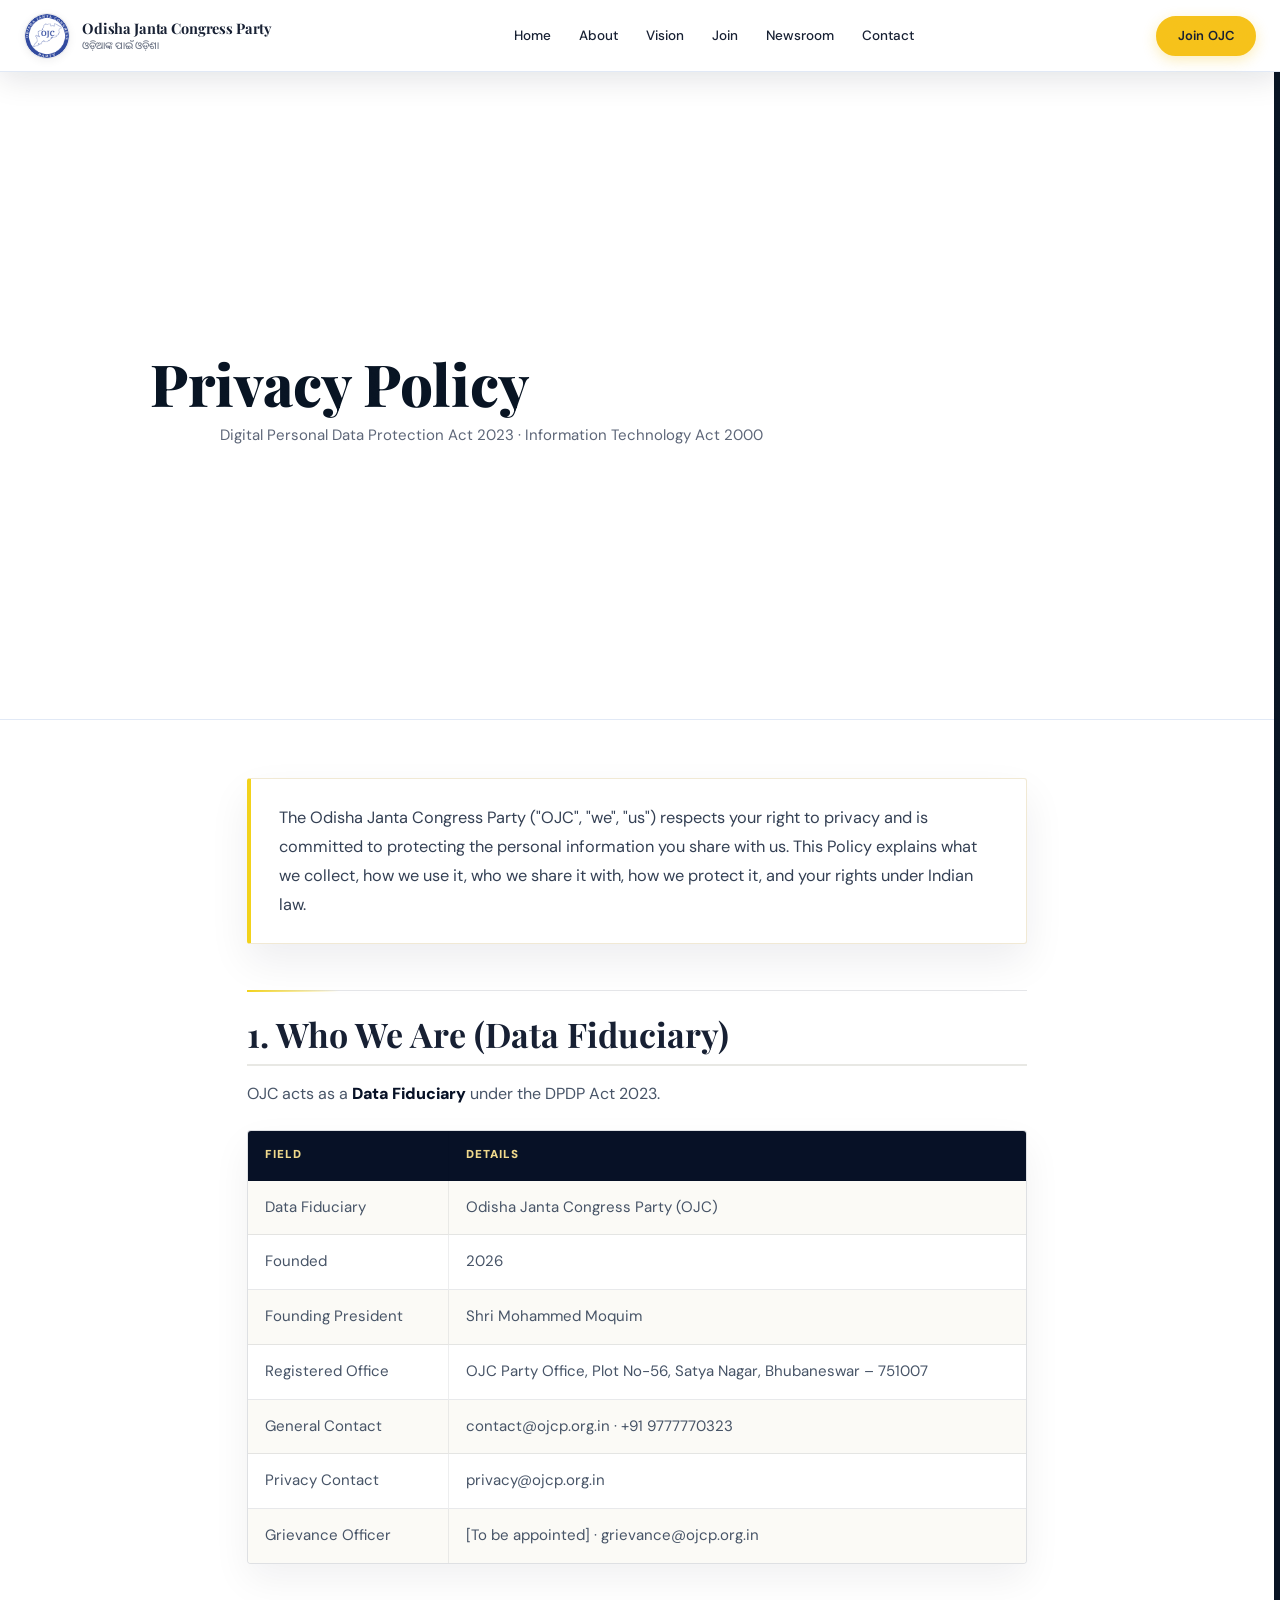
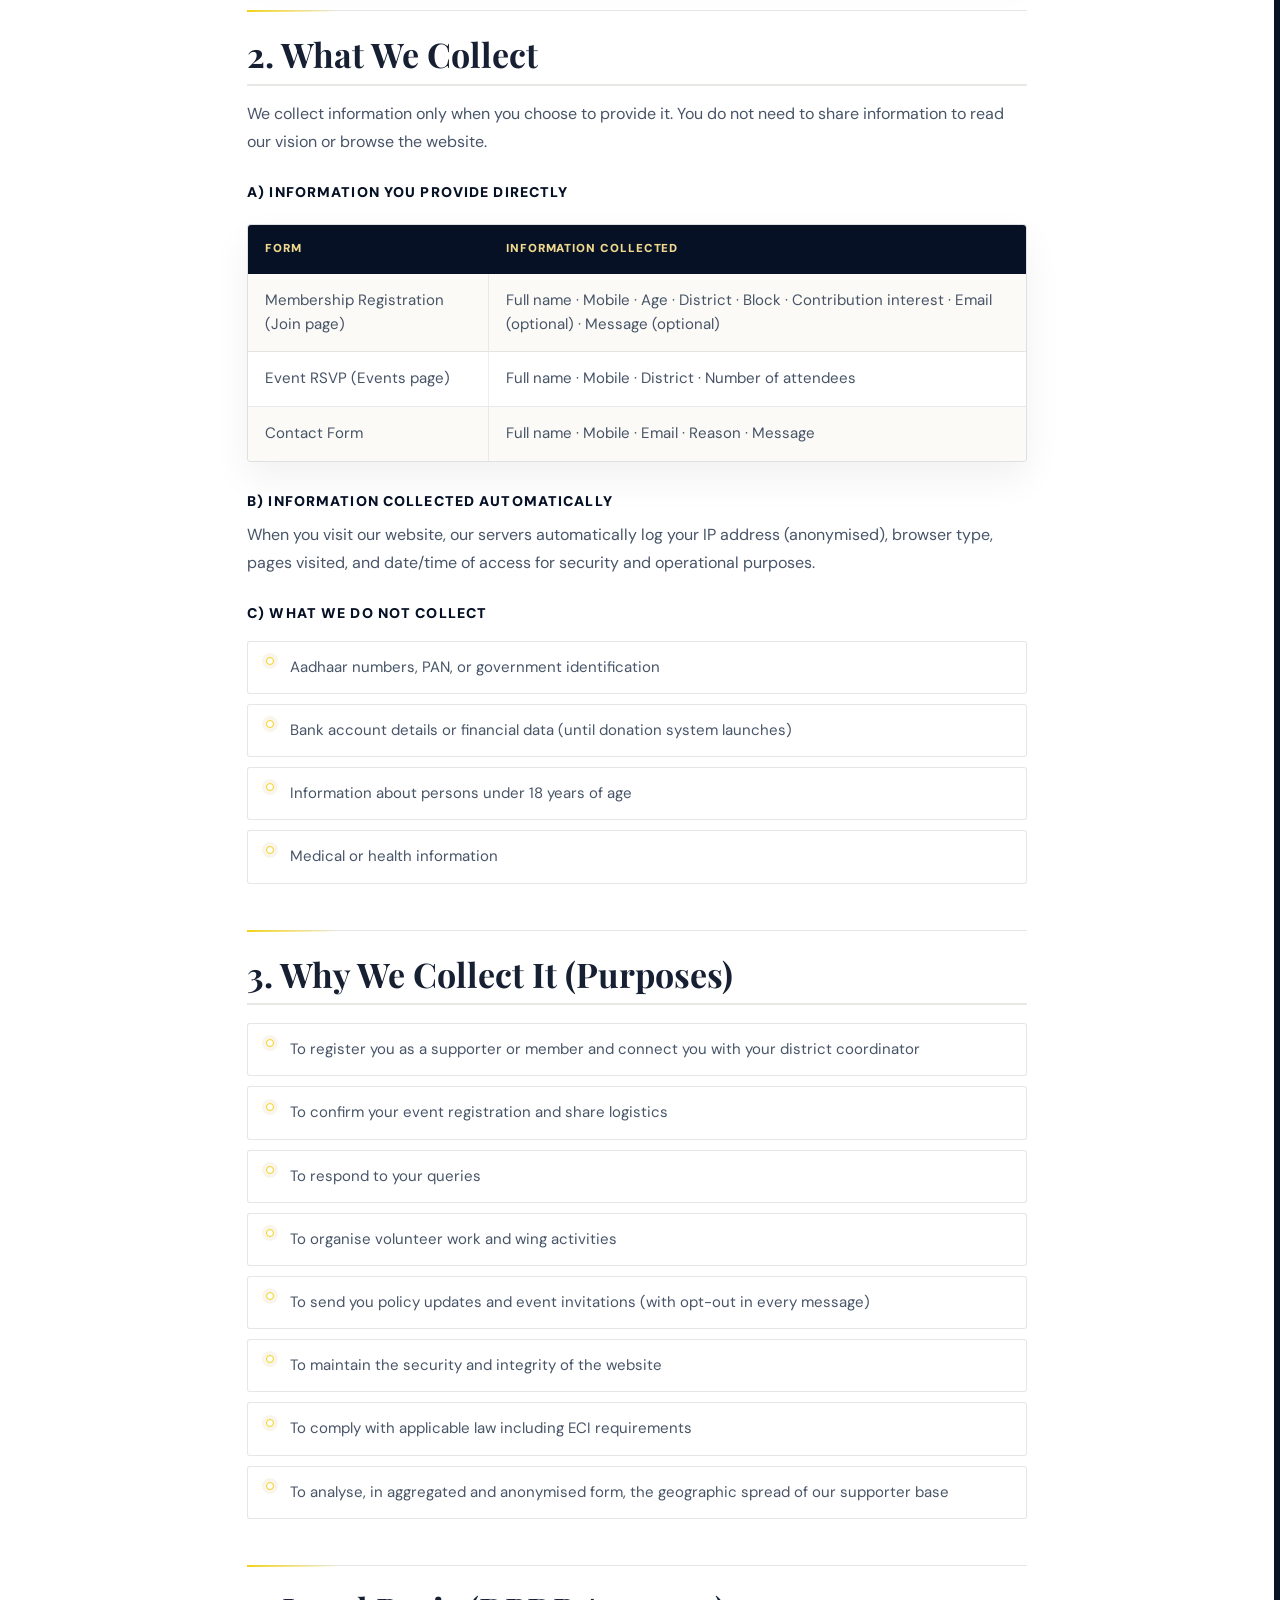
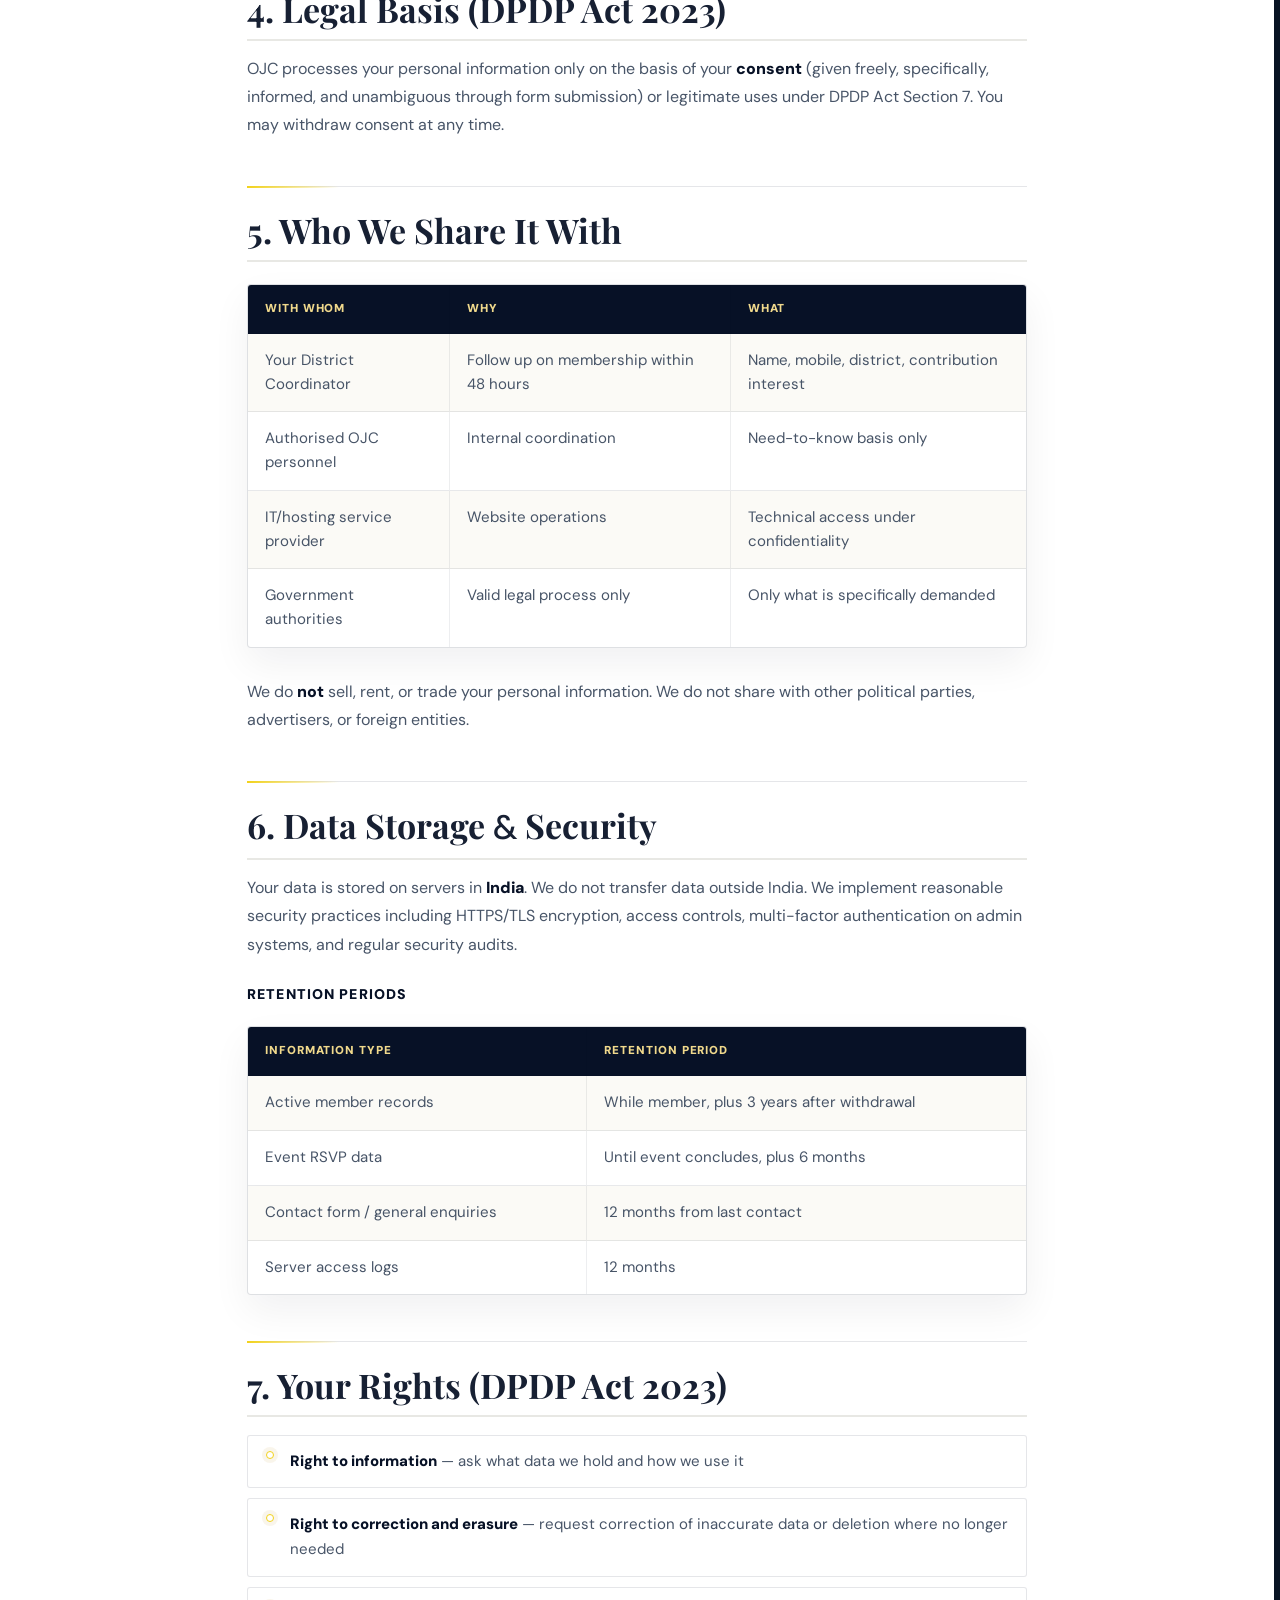
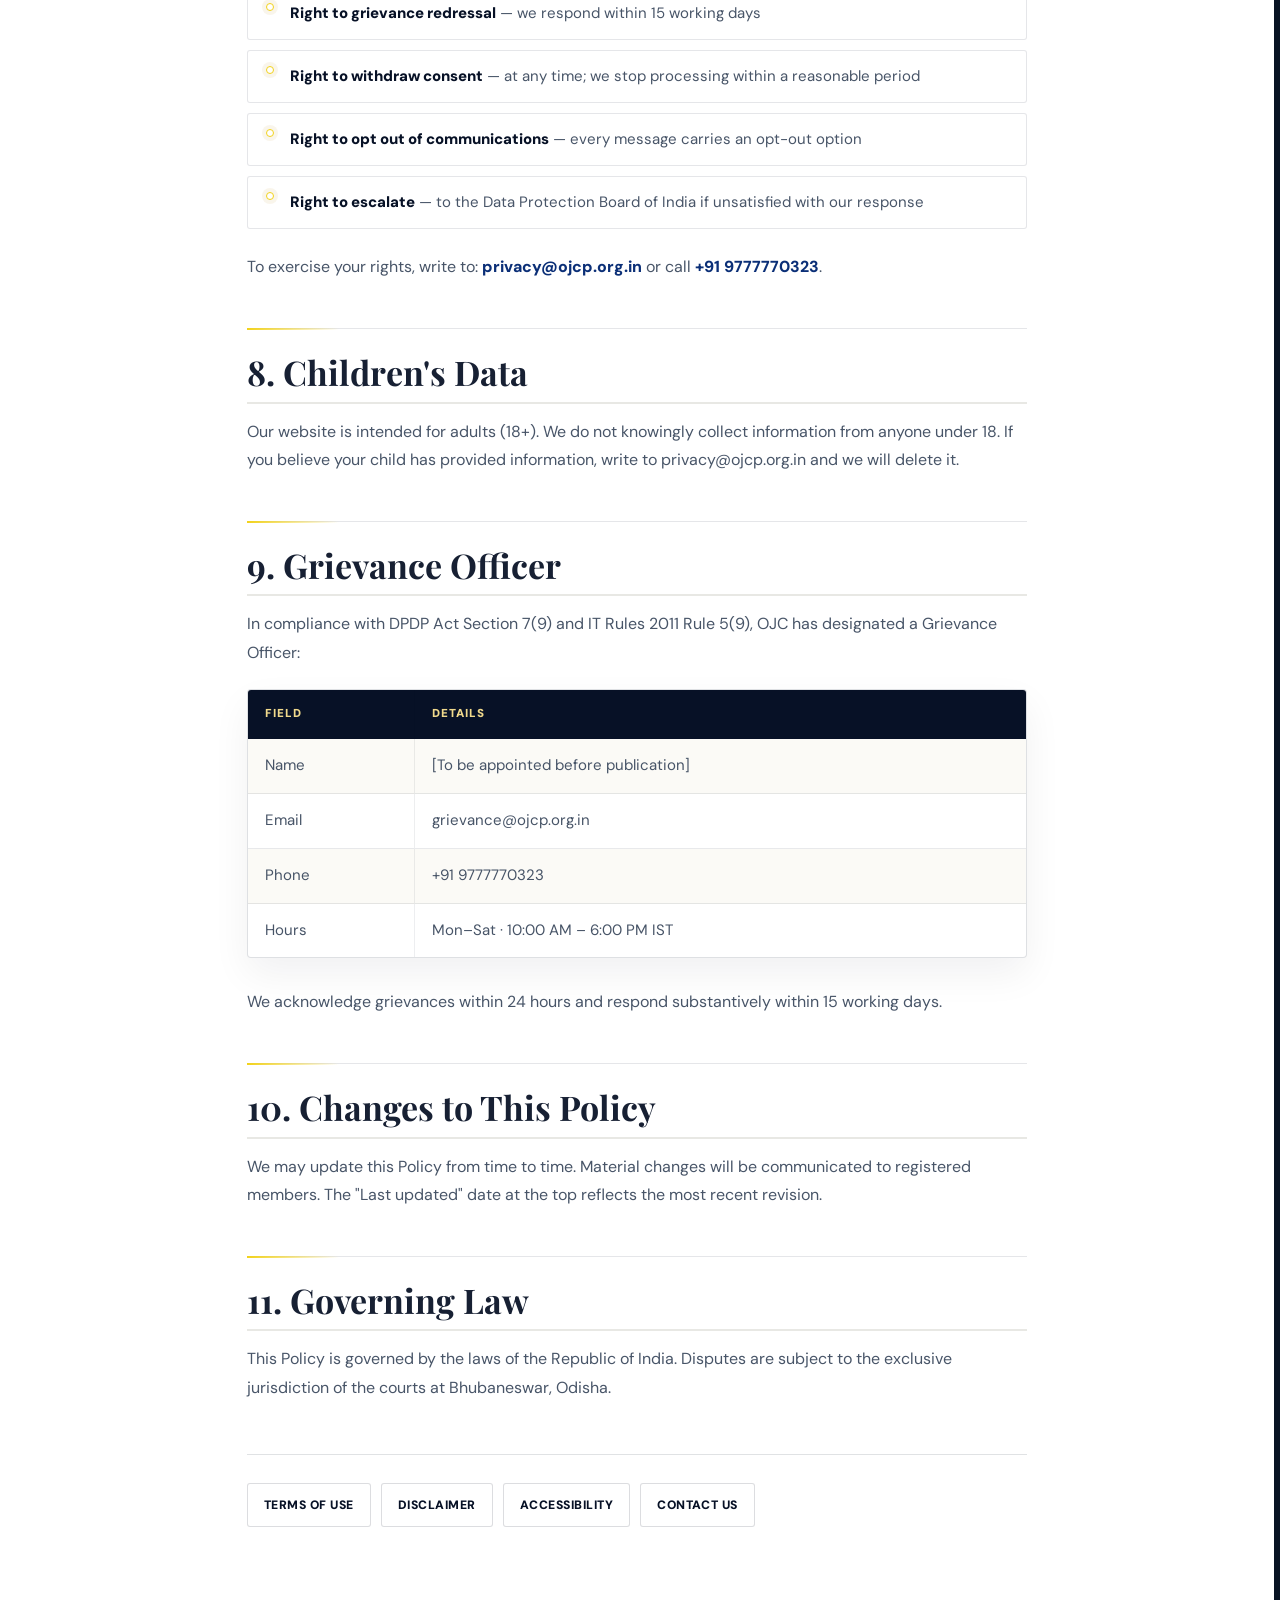
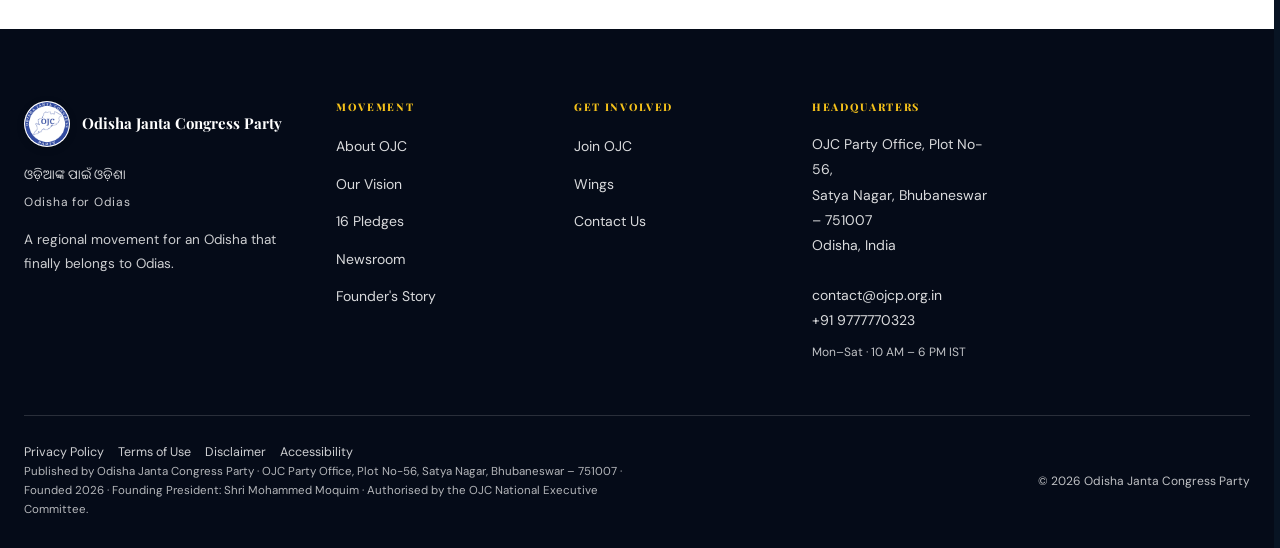
<file: privacy.html>
<!DOCTYPE html>
<html lang="en">
<head>
  <meta charset="UTF-8"><meta name="viewport" content="width=device-width, initial-scale=1.0">
  <title>Privacy Policy · How OJC Handles Your Information | OJC</title>
  <meta name="description" content="How the Odisha Janta Congress Party collects, uses, stores, and protects your personal information. Compliant with India's DPDP Act 2023.">
  <link rel="icon" type="image/png" href="assets/images/selected/ojcp-official-logo-2026.png?v=3.0">
  <link rel="preconnect" href="https://fonts.googleapis.com"><link rel="preconnect" href="https://fonts.gstatic.com" crossorigin>
  <link href="https://fonts.googleapis.com/css2?family=Playfair+Display:ital,wght@0,600;0,700;0,900;1,600&family=DM+Sans:wght@300;400;500;600&family=Noto+Sans+Oriya:wght@400;700&display=swap" rel="stylesheet">
  <link rel="stylesheet" href="assets/css/style.css">
  <link rel="stylesheet" href="assets/css/ojcp-theme-tokens.css">
  <link rel="stylesheet" href="assets/css/hero-system.css">
  <link rel="stylesheet" href="assets/css/legal-final.css">
  <link rel="stylesheet" href="assets/css/global-final.css">
  <!-- PREMIUM REDESIGN -->
  <link rel="stylesheet" href="assets/css/premium-redesign.css?v=6.0">
</head>
<body class="legal-page">
<a class="skip-link" href="#main">Skip to main content</a>
<header class="site-header scrolled" role="banner">
  <div class="container header-inner">
    <a href="index.html" class="logo-link"><img src="assets/images/selected/official-ojc-party-logo-final.png?v=6.0" alt="Odisha Janta Congress Party Logo" class="logo-emblem"><div class="logo-text"><span class="logo-name">Odisha Janta Congress Party</span><span class="logo-tagline odia">ଓଡ଼ିଆଙ୍କ ପାଇଁ ଓଡ଼ିଶା</span></div></a>
    <nav class="main-nav"><a href="index.html" class="nav-link">Home</a><a href="about.html" class="nav-link">About</a><a href="vision.html" class="nav-link">Vision</a><a href="join.html" class="nav-link">Join</a><a href="newsroom.html" class="nav-link">Newsroom</a><a href="contact.html" class="nav-link">Contact</a></nav>
    <div class="header-ctas"><a href="join.html" class="btn btn-primary">Join OJC</a></div>
    <button class="hamburger" aria-expanded="false" aria-controls="mobile-nav" aria-label="Open menu"><span></span><span></span><span></span></button>
  </div>
</header>
<nav class="mobile-nav" id="mobile-nav"><button class="mobile-nav-close" aria-label="Close menu">&times;</button><a href="index.html" class="nav-link">Home</a><a href="about.html" class="nav-link">About</a><a href="vision.html" class="nav-link">Vision</a><a href="join.html" class="nav-link">Join OJC</a><a href="newsroom.html" class="nav-link">Newsroom</a><a href="contact.html" class="nav-link">Contact</a></nav>
<main id="main">
  <div class="legal-hero">
    <div class="container">
      <h1>Privacy Policy</h1>
      <p class="updated">Digital Personal Data Protection Act 2023 · Information Technology Act 2000</p>
    </div>
  </div>
  <div class="legal-content">
    <p>The Odisha Janta Congress Party ("OJC", "we", "us") respects your right to privacy and is committed to protecting the personal information you share with us. This Policy explains what we collect, how we use it, who we share it with, how we protect it, and your rights under Indian law.</p>

    <h2>1. Who We Are (Data Fiduciary)</h2>
    <p>OJC acts as a <strong>Data Fiduciary</strong> under the DPDP Act 2023.</p>
    <table>
      <tr><th>Field</th><th>Details</th></tr>
      <tr><td>Data Fiduciary</td><td>Odisha Janta Congress Party (OJC)</td></tr>
      <tr><td>Founded</td><td>2026</td></tr>
      <tr><td>Founding President</td><td>Shri Mohammed Moquim</td></tr>
      <tr><td>Registered Office</td><td>OJC Party Office, Plot No-56, Satya Nagar, Bhubaneswar – 751007</td></tr>
      <tr><td>General Contact</td><td>contact@ojcp.org.in · +91 9777770323</td></tr>
      <tr><td>Privacy Contact</td><td>privacy@ojcp.org.in</td></tr>
      <tr><td>Grievance Officer</td><td>[To be appointed] · grievance@ojcp.org.in</td></tr>
    </table>

    <h2>2. What We Collect</h2>
    <p>We collect information only when you choose to provide it. You do not need to share information to read our vision or browse the website.</p>
    <h3>a) Information you provide directly</h3>
    <table>
      <tr><th>Form</th><th>Information Collected</th></tr>
      <tr><td>Membership Registration (Join page)</td><td>Full name · Mobile · Age · District · Block · Contribution interest · Email (optional) · Message (optional)</td></tr>
      <tr><td>Event RSVP (Events page)</td><td>Full name · Mobile · District · Number of attendees</td></tr>
      <tr><td>Contact Form</td><td>Full name · Mobile · Email · Reason · Message</td></tr>
    </table>
    <h3>b) Information collected automatically</h3>
    <p>When you visit our website, our servers automatically log your IP address (anonymised), browser type, pages visited, and date/time of access for security and operational purposes.</p>
    <h3>c) What we do NOT collect</h3>
    <ul>
      <li>Aadhaar numbers, PAN, or government identification</li>
      <li>Bank account details or financial data (until donation system launches)</li>
      <li>Information about persons under 18 years of age</li>
      <li>Medical or health information</li>
    </ul>

    <h2>3. Why We Collect It (Purposes)</h2>
    <ul>
      <li>To register you as a supporter or member and connect you with your district coordinator</li>
      <li>To confirm your event registration and share logistics</li>
      <li>To respond to your queries</li>
      <li>To organise volunteer work and wing activities</li>
      <li>To send you policy updates and event invitations (with opt-out in every message)</li>
      <li>To maintain the security and integrity of the website</li>
      <li>To comply with applicable law including ECI requirements</li>
      <li>To analyse, in aggregated and anonymised form, the geographic spread of our supporter base</li>
    </ul>

    <h2>4. Legal Basis (DPDP Act 2023)</h2>
    <p>OJC processes your personal information only on the basis of your <strong>consent</strong> (given freely, specifically, informed, and unambiguous through form submission) or legitimate uses under DPDP Act Section 7. You may withdraw consent at any time.</p>

    <h2>5. Who We Share It With</h2>
    <table>
      <tr><th>With Whom</th><th>Why</th><th>What</th></tr>
      <tr><td>Your District Coordinator</td><td>Follow up on membership within 48 hours</td><td>Name, mobile, district, contribution interest</td></tr>
      <tr><td>Authorised OJC personnel</td><td>Internal coordination</td><td>Need-to-know basis only</td></tr>
      <tr><td>IT/hosting service provider</td><td>Website operations</td><td>Technical access under confidentiality</td></tr>
      <tr><td>Government authorities</td><td>Valid legal process only</td><td>Only what is specifically demanded</td></tr>
    </table>
    <p>We do <strong>not</strong> sell, rent, or trade your personal information. We do not share with other political parties, advertisers, or foreign entities.</p>

    <h2>6. Data Storage & Security</h2>
    <p>Your data is stored on servers in <strong>India</strong>. We do not transfer data outside India. We implement reasonable security practices including HTTPS/TLS encryption, access controls, multi-factor authentication on admin systems, and regular security audits.</p>
    <h3>Retention periods</h3>
    <table>
      <tr><th>Information Type</th><th>Retention Period</th></tr>
      <tr><td>Active member records</td><td>While member, plus 3 years after withdrawal</td></tr>
      <tr><td>Event RSVP data</td><td>Until event concludes, plus 6 months</td></tr>
      <tr><td>Contact form / general enquiries</td><td>12 months from last contact</td></tr>
      <tr><td>Server access logs</td><td>12 months</td></tr>
    </table>

    <h2>7. Your Rights (DPDP Act 2023)</h2>
    <ul>
      <li><strong>Right to information</strong> — ask what data we hold and how we use it</li>
      <li><strong>Right to correction and erasure</strong> — request correction of inaccurate data or deletion where no longer needed</li>
      <li><strong>Right to grievance redressal</strong> — we respond within 15 working days</li>
      <li><strong>Right to withdraw consent</strong> — at any time; we stop processing within a reasonable period</li>
      <li><strong>Right to opt out of communications</strong> — every message carries an opt-out option</li>
      <li><strong>Right to escalate</strong> — to the Data Protection Board of India if unsatisfied with our response</li>
    </ul>
    <p>To exercise your rights, write to: <a href="mailto:privacy@ojcp.org.in">privacy@ojcp.org.in</a> or call <a href="tel:+919777770323">+91 9777770323</a>.</p>

    <h2>8. Children's Data</h2>
    <p>Our website is intended for adults (18+). We do not knowingly collect information from anyone under 18. If you believe your child has provided information, write to privacy@ojcp.org.in and we will delete it.</p>

    <h2>9. Grievance Officer</h2>
    <p>In compliance with DPDP Act Section 7(9) and IT Rules 2011 Rule 5(9), OJC has designated a Grievance Officer:</p>
    <table>
      <tr><th>Field</th><th>Details</th></tr>
      <tr><td>Name</td><td>[To be appointed before publication]</td></tr>
      <tr><td>Email</td><td>grievance@ojcp.org.in</td></tr>
      <tr><td>Phone</td><td>+91 9777770323</td></tr>
      <tr><td>Hours</td><td>Mon–Sat · 10:00 AM – 6:00 PM IST</td></tr>
    </table>
    <p>We acknowledge grievances within 24 hours and respond substantively within 15 working days.</p>

    <h2>10. Changes to This Policy</h2>
    <p>We may update this Policy from time to time. Material changes will be communicated to registered members. The "Last updated" date at the top reflects the most recent revision.</p>

    <h2>11. Governing Law</h2>
    <p>This Policy is governed by the laws of the Republic of India. Disputes are subject to the exclusive jurisdiction of the courts at Bhubaneswar, Odisha.</p>

    <div class="legal-nav">
      <a href="terms.html">Terms of Use</a>
      <a href="disclaimer.html">Disclaimer</a>
      <a href="accessibility.html">Accessibility</a>
      <a href="contact.html">Contact Us</a>
    </div>
  </div>
</main>
<footer class="site-footer" role="contentinfo">
  <div class="container">
    <div class="footer-main">
      <div class="footer-brand">
        <div class="footer-logo">
          <img src="assets/images/selected/official-ojc-party-logo-final.png?v=6.0" alt="Odisha Janta Congress Party Logo" class="footer-logo-emblem">
          <span class="footer-logo-text">Odisha Janta Congress Party</span>
        </div>
        <span class="footer-odia odia">ଓଡ଼ିଆଙ୍କ ପାଇଁ ଓଡ଼ିଶା</span>
        <div class="footer-tagline-en">Odisha for Odias</div>
        <p class="footer-mission">A regional movement for an Odisha that finally belongs to Odias.</p>
      </div>
      <div class="footer-col">
        <h3>Movement</h3>
        <ul>
          <li><a href="about.html">About OJC</a></li>
          <li><a href="vision.html">Our Vision</a></li>
          <li><a href="vision.html#pledges">16 Pledges</a></li>
          <li><a href="newsroom.html">Newsroom</a></li>
          <li><a href="about.html#founder">Founder's Story</a></li>
        </ul>
      </div>
      <div class="footer-col">
        <h3>Get Involved</h3>
        <ul>
          <li><a href="join.html">Join OJC</a></li>
          <li><a href="join.html#wings">Wings</a></li>
          <li><a href="contact.html">Contact Us</a></li>
        </ul>
      </div>
      <div class="footer-col footer-contact">
        <h3>Headquarters</h3>
        <address>
          OJC Party Office, Plot No-56,<br>
          Satya Nagar, Bhubaneswar – 751007<br>
          Odisha, India<br><br>
          <a href="mailto:contact@ojcp.org.in">contact@ojcp.org.in</a><br>
          <a href="tel:+919777770323">+91 9777770323</a>
        </address>
        <p class="footer-hours">Mon–Sat · 10 AM – 6 PM IST</p>
      </div>
    </div>
    <div class="footer-bottom">
      <div>
        <nav class="footer-legal-links" aria-label="Legal links">
          <a href="privacy.html">Privacy Policy</a>
          <a href="terms.html">Terms of Use</a>
          <a href="disclaimer.html">Disclaimer</a>
          <a href="accessibility.html">Accessibility</a>
        </nav>
        <p class="footer-disclaimer">Published by Odisha Janta Congress Party · OJC Party Office, Plot No-56, Satya Nagar, Bhubaneswar – 751007 · Founded 2026 · Founding President: Shri Mohammed Moquim · Authorised by the OJC National Executive Committee.</p>
      </div>
      <p class="footer-copyright">© 2026 Odisha Janta Congress Party</p>
    </div>
  </div>
</footer>
<script src="assets/js/main.js?v=6.0"></script>
</body>
</html>
</file>
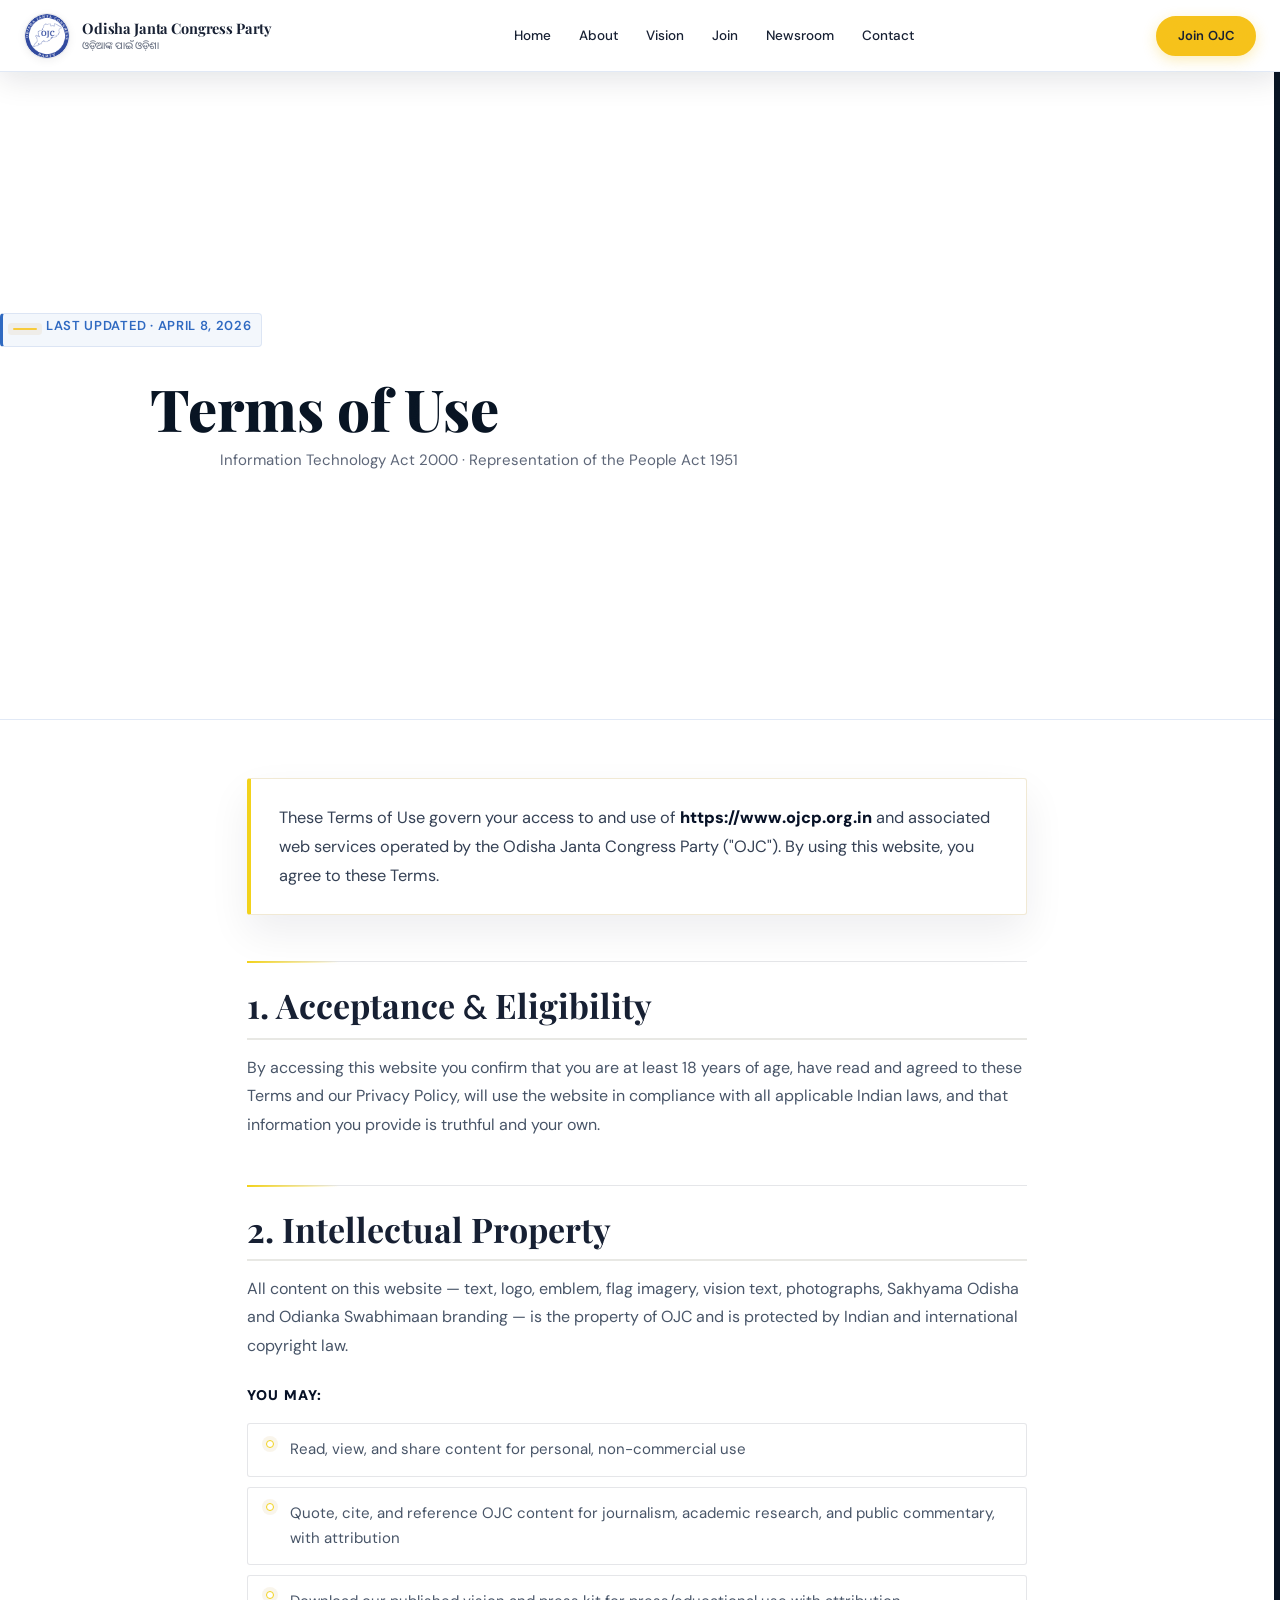
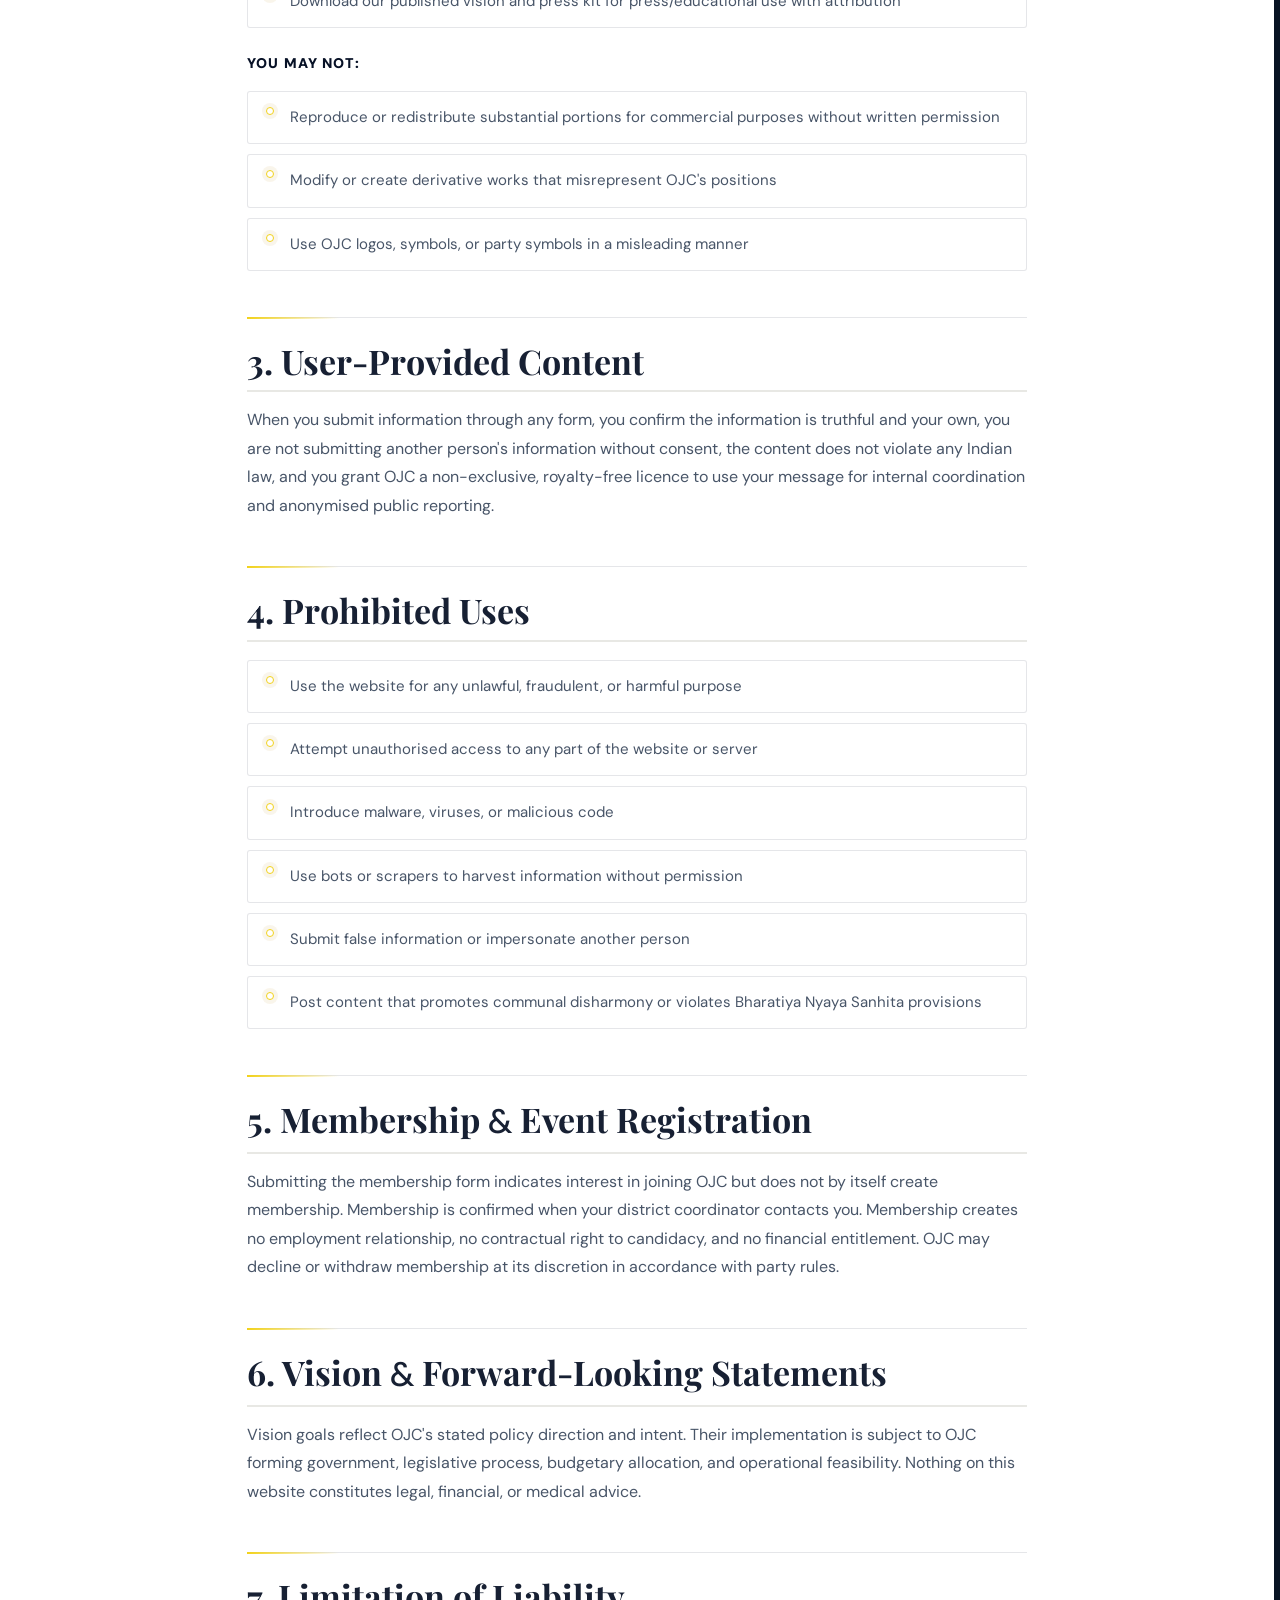
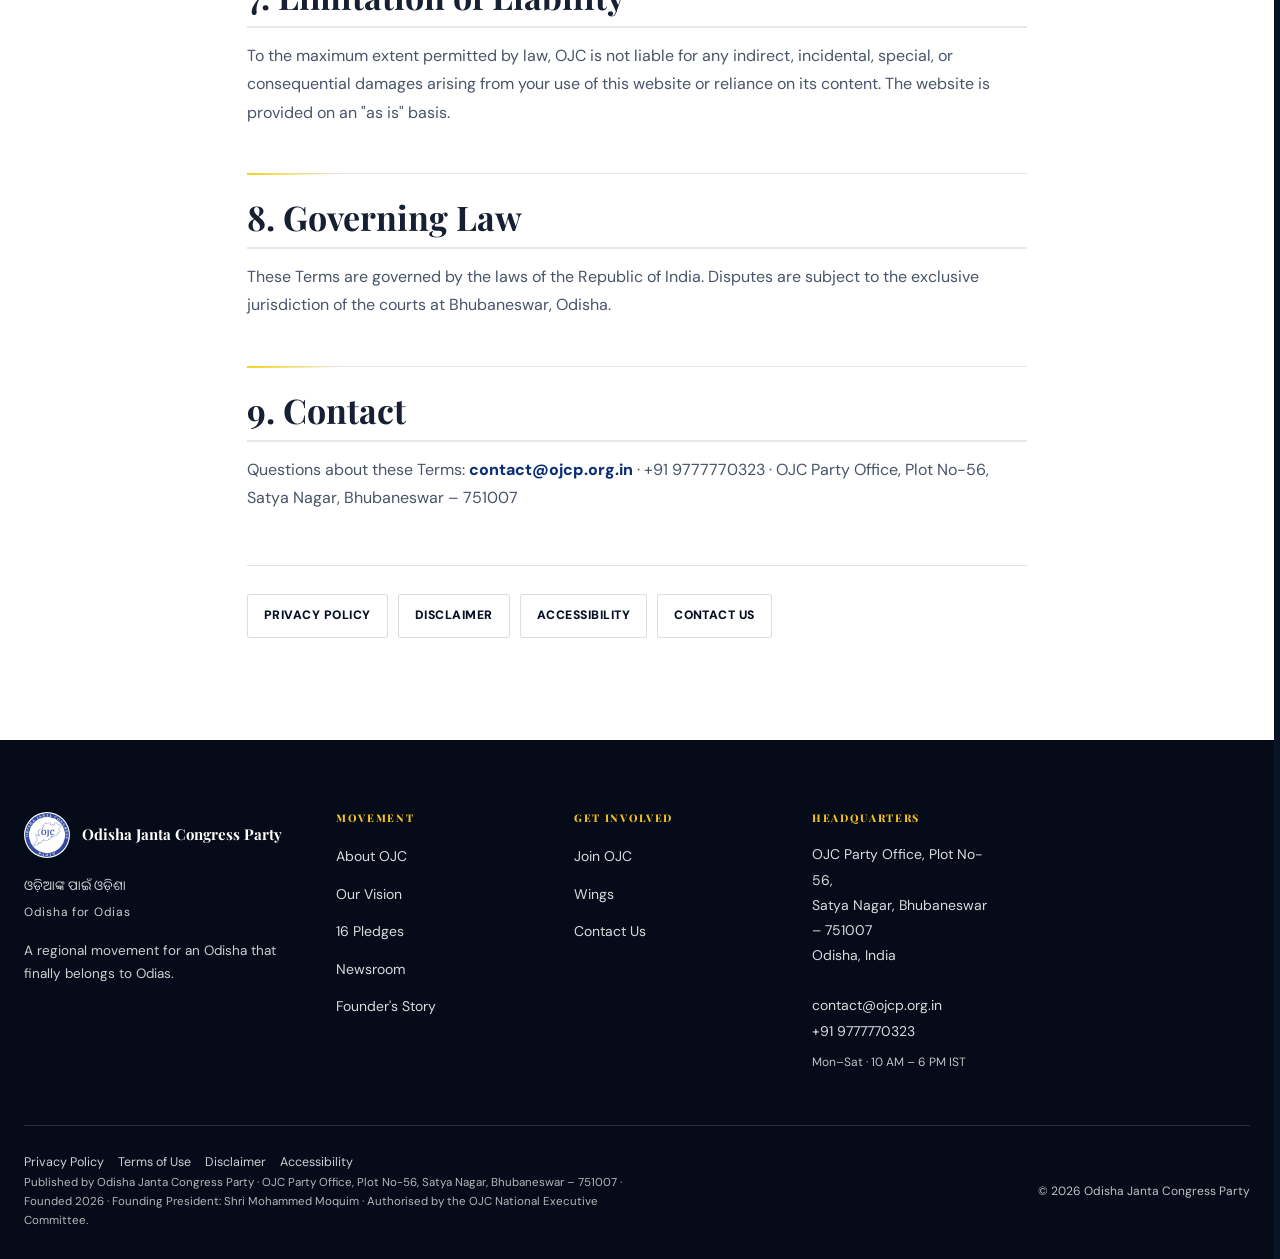
<file: terms.html>
<!DOCTYPE html>
<html lang="en">
<head>
  <meta charset="UTF-8"><meta name="viewport" content="width=device-width, initial-scale=1.0">
  <title>Terms of Use · Website Terms & Conditions | OJC</title>
  <meta name="description" content="The terms governing your use of the OJC website — content rights, user conduct, forms, and dispute resolution.">
  <link rel="icon" type="image/png" href="assets/images/selected/ojcp-official-logo-2026.png?v=3.0">
  <link rel="preconnect" href="https://fonts.googleapis.com"><link rel="preconnect" href="https://fonts.gstatic.com" crossorigin>
  <link href="https://fonts.googleapis.com/css2?family=Playfair+Display:ital,wght@0,600;0,700;0,900;1,600&family=DM+Sans:wght@300;400;500;600&family=Noto+Sans+Oriya:wght@400;700&display=swap" rel="stylesheet">
  <link rel="stylesheet" href="assets/css/style.css">
  <link rel="stylesheet" href="assets/css/ojcp-theme-tokens.css">
  <link rel="stylesheet" href="assets/css/hero-system.css">
  <link rel="stylesheet" href="assets/css/legal-final.css">
  <link rel="stylesheet" href="assets/css/global-final.css">
  <!-- PREMIUM REDESIGN -->
  <link rel="stylesheet" href="assets/css/premium-redesign.css?v=6.0">
</head>
<body class="legal-page">
<a class="skip-link" href="#main">Skip to main content</a>
<header class="site-header scrolled" role="banner"><div class="container header-inner"><a href="index.html" class="logo-link"><img src="assets/images/selected/official-ojc-party-logo-final.png?v=6.0" alt="Odisha Janta Congress Party Logo" class="logo-emblem"><div class="logo-text"><span class="logo-name">Odisha Janta Congress Party</span><span class="logo-tagline odia">ଓଡ଼ିଆଙ୍କ ପାଇଁ ଓଡ଼ିଶା</span></div></a><nav class="main-nav"><a href="index.html" class="nav-link">Home</a><a href="about.html" class="nav-link">About</a><a href="vision.html" class="nav-link">Vision</a><a href="join.html" class="nav-link">Join</a><a href="newsroom.html" class="nav-link">Newsroom</a><a href="contact.html" class="nav-link">Contact</a></nav><div class="header-ctas"><a href="join.html" class="btn btn-primary">Join OJC</a></div><button class="hamburger" aria-expanded="false" aria-controls="mobile-nav" aria-label="Open menu"><span></span><span></span><span></span></button></div></header>
<nav class="mobile-nav" id="mobile-nav"><button class="mobile-nav-close" aria-label="Close menu">&times;</button><a href="index.html" class="nav-link">Home</a><a href="about.html" class="nav-link">About</a><a href="vision.html" class="nav-link">Vision</a><a href="join.html" class="nav-link">Join OJC</a><a href="newsroom.html" class="nav-link">Newsroom</a><a href="contact.html" class="nav-link">Contact</a></nav>
<main id="main">
  <div class="legal-hero"><div class="container"><span class="eyebrow">Last updated · April 8, 2026</span><h1>Terms of Use</h1><p class="updated">Information Technology Act 2000 · Representation of the People Act 1951</p></div></div>
  <div class="legal-content">
    <p>These Terms of Use govern your access to and use of <strong>https://www.ojcp.org.in</strong> and associated web services operated by the Odisha Janta Congress Party ("OJC"). By using this website, you agree to these Terms.</p>

    <h2>1. Acceptance & Eligibility</h2>
    <p>By accessing this website you confirm that you are at least 18 years of age, have read and agreed to these Terms and our Privacy Policy, will use the website in compliance with all applicable Indian laws, and that information you provide is truthful and your own.</p>

    <h2>2. Intellectual Property</h2>
    <p>All content on this website — text, logo, emblem, flag imagery, vision text, photographs, Sakhyama Odisha and Odianka Swabhimaan branding — is the property of OJC and is protected by Indian and international copyright law.</p>
    <h3>You may:</h3>
    <ul>
      <li>Read, view, and share content for personal, non-commercial use</li>
      <li>Quote, cite, and reference OJC content for journalism, academic research, and public commentary, with attribution</li>
      <li>Download our published vision and press kit for press/educational use with attribution</li>
    </ul>
    <h3>You may not:</h3>
    <ul>
      <li>Reproduce or redistribute substantial portions for commercial purposes without written permission</li>
      <li>Modify or create derivative works that misrepresent OJC's positions</li>
      <li>Use OJC logos, symbols, or party symbols in a misleading manner</li>
    </ul>

    <h2>3. User-Provided Content</h2>
    <p>When you submit information through any form, you confirm the information is truthful and your own, you are not submitting another person's information without consent, the content does not violate any Indian law, and you grant OJC a non-exclusive, royalty-free licence to use your message for internal coordination and anonymised public reporting.</p>

    <h2>4. Prohibited Uses</h2>
    <ul>
      <li>Use the website for any unlawful, fraudulent, or harmful purpose</li>
      <li>Attempt unauthorised access to any part of the website or server</li>
      <li>Introduce malware, viruses, or malicious code</li>
      <li>Use bots or scrapers to harvest information without permission</li>
      <li>Submit false information or impersonate another person</li>
      <li>Post content that promotes communal disharmony or violates Bharatiya Nyaya Sanhita provisions</li>
    </ul>

    <h2>5. Membership & Event Registration</h2>
    <p>Submitting the membership form indicates interest in joining OJC but does not by itself create membership. Membership is confirmed when your district coordinator contacts you. Membership creates no employment relationship, no contractual right to candidacy, and no financial entitlement. OJC may decline or withdraw membership at its discretion in accordance with party rules.</p>

    <h2>6. Vision & Forward-Looking Statements</h2>
    <p>Vision goals reflect OJC's stated policy direction and intent. Their implementation is subject to OJC forming government, legislative process, budgetary allocation, and operational feasibility. Nothing on this website constitutes legal, financial, or medical advice.</p>

    <h2>7. Limitation of Liability</h2>
    <p>To the maximum extent permitted by law, OJC is not liable for any indirect, incidental, special, or consequential damages arising from your use of this website or reliance on its content. The website is provided on an "as is" basis.</p>

    <h2>8. Governing Law</h2>
    <p>These Terms are governed by the laws of the Republic of India. Disputes are subject to the exclusive jurisdiction of the courts at Bhubaneswar, Odisha.</p>

    <h2>9. Contact</h2>
    <p>Questions about these Terms: <a href="mailto:contact@ojcp.org.in">contact@ojcp.org.in</a> · +91 9777770323 · OJC Party Office, Plot No-56, Satya Nagar, Bhubaneswar – 751007</p>

    <div class="legal-nav"><a href="privacy.html">Privacy Policy</a><a href="disclaimer.html">Disclaimer</a><a href="accessibility.html">Accessibility</a><a href="contact.html">Contact Us</a></div>
  </div>
</main>
<footer class="site-footer" role="contentinfo">
  <div class="container">
    <div class="footer-main">
      <div class="footer-brand">
        <div class="footer-logo">
          <img src="assets/images/selected/official-ojc-party-logo-final.png?v=6.0" alt="Odisha Janta Congress Party Logo" class="footer-logo-emblem">
          <span class="footer-logo-text">Odisha Janta Congress Party</span>
        </div>
        <span class="footer-odia odia">ଓଡ଼ିଆଙ୍କ ପାଇଁ ଓଡ଼ିଶା</span>
        <div class="footer-tagline-en">Odisha for Odias</div>
        <p class="footer-mission">A regional movement for an Odisha that finally belongs to Odias.</p>
      </div>
      <div class="footer-col">
        <h3>Movement</h3>
        <ul>
          <li><a href="about.html">About OJC</a></li>
          <li><a href="vision.html">Our Vision</a></li>
          <li><a href="vision.html#pledges">16 Pledges</a></li>
          <li><a href="newsroom.html">Newsroom</a></li>
          <li><a href="about.html#founder">Founder's Story</a></li>
        </ul>
      </div>
      <div class="footer-col">
        <h3>Get Involved</h3>
        <ul>
          <li><a href="join.html">Join OJC</a></li>
          <li><a href="join.html#wings">Wings</a></li>
          <li><a href="contact.html">Contact Us</a></li>
        </ul>
      </div>
      <div class="footer-col footer-contact">
        <h3>Headquarters</h3>
        <address>
          OJC Party Office, Plot No-56,<br>
          Satya Nagar, Bhubaneswar – 751007<br>
          Odisha, India<br><br>
          <a href="mailto:contact@ojcp.org.in">contact@ojcp.org.in</a><br>
          <a href="tel:+919777770323">+91 9777770323</a>
        </address>
        <p class="footer-hours">Mon–Sat · 10 AM – 6 PM IST</p>
      </div>
    </div>
    <div class="footer-bottom">
      <div>
        <nav class="footer-legal-links" aria-label="Legal links">
          <a href="privacy.html">Privacy Policy</a>
          <a href="terms.html">Terms of Use</a>
          <a href="disclaimer.html">Disclaimer</a>
          <a href="accessibility.html">Accessibility</a>
        </nav>
        <p class="footer-disclaimer">Published by Odisha Janta Congress Party · OJC Party Office, Plot No-56, Satya Nagar, Bhubaneswar – 751007 · Founded 2026 · Founding President: Shri Mohammed Moquim · Authorised by the OJC National Executive Committee.</p>
      </div>
      <p class="footer-copyright">© 2026 Odisha Janta Congress Party</p>
    </div>
  </div>
</footer>
<script src="assets/js/main.js?v=6.0"></script>
</body>
</html>
</file>
<file: assets/css/style.css>
/* ============================================================
   OJCP — Master Stylesheet
   Design: Editorial Statesman
   ============================================================ */

@import url('https://fonts.googleapis.com/css2?family=Playfair+Display:ital,wght@0,600;0,700;0,900;1,600&family=DM+Sans:wght@300;400;500;600&family=Noto+Sans+Oriya:wght@400;700&display=swap');

/* ── Variables ─────────────────────────────────────────────── */
:root {
  --blue: #1B3A8C;
  --blue-dark: #0D2461;
  --blue-light: #2348B0;
  --gold: #F5A623;
  --gold-light: #FFC84A;
  --white: #FFFFFF;
  --off-white: #F7F6F2;
  --near-black: #0D1B2A;
  --slate: #6B7A8D;
  --light-grey: #E8E8E4;
  --red: #C0392B;

  --font-display: 'Playfair Display', Georgia, serif;
  --font-body: 'DM Sans', system-ui, sans-serif;
  --font-odia: 'Noto Sans Oriya', sans-serif;

  --radius-sm: 4px;
  --radius-md: 8px;
  --radius-lg: 16px;

  --shadow-sm: 0 2px 8px rgba(13, 26, 42, 0.08);
  --shadow-md: 0 8px 32px rgba(13, 26, 42, 0.12);
  --shadow-lg: 0 24px 64px rgba(13, 26, 42, 0.18);

  --max-w: 1360px;
  --nav-h: 72px;
  --transition: 0.25s cubic-bezier(0.4, 0, 0.2, 1);

  --sp-xs: 24px;
  --sp-sm: 48px;
  --sp-md: 32px;
  --sp-lg: 48px;
}

/* ── Reset ──────────────────────────────────────────────────── */
*,
*::before,
*::after {
  box-sizing: border-box;
  margin: 0;
  padding: 0;
}

html {
  scroll-behavior: smooth;
  font-size: 16px;
}

body {
  font-family: var(--font-body);
  color: var(--near-black);
  background: var(--white);
  line-height: 1.75;
  -webkit-font-smoothing: antialiased;
}

img {
  max-width: 100%;
  display: block;
}

a {
  color: inherit;
  text-decoration: none;
}

ul {
  list-style: none;
}

button {
  cursor: pointer;
  border: none;
  background: none;
  font-family: inherit;
}

/* ── Utilities ──────────────────────────────────────────────── */
.container {
  max-width: var(--max-w);
  margin: 0 auto;
  padding: 0 24px;
}

.sr-only {
  position: absolute;
  width: 1px;
  height: 1px;
  overflow: hidden;
  clip: rect(0, 0, 0, 0);
}

.eyebrow {
  font-family: var(--font-body);
  font-size: 11px;
  font-weight: 600;
  letter-spacing: 2.5px;
  text-transform: uppercase;
  color: var(--gold);
  margin-bottom: 12px;
  display: block;
}

.odia {
  font-family: var(--font-odia);
  display: block;
}

.section-pad {
  padding: var(--sp-md) 0;
}

.section-pad-sm {
  padding: var(--sp-sm) 0;
}

/* ── Buttons ────────────────────────────────────────────────── */
.btn {
  display: inline-flex;
  align-items: center;
  gap: 8px;
  padding: 15px 32px;
  border-radius: var(--radius-sm);
  font-family: var(--font-body);
  font-size: 14px;
  font-weight: 700;
  letter-spacing: 0.6px;
  transition: all 0.2s cubic-bezier(0.4, 0, 0.2, 1);
  text-decoration: none;
  white-space: nowrap;
  cursor: pointer;
  border: 2px solid transparent;
  position: relative;
  outline-offset: 3px;
}

.btn:focus-visible {
  outline: 2px solid var(--gold);
}

.btn-primary {
  background: var(--gold);
  color: #0D1B2A;
  border-color: var(--gold);
  box-shadow: 0 2px 0 rgba(0, 0, 0, 0.18), 0 4px 12px rgba(245, 166, 35, 0.25);
}

.btn-primary:hover {
  background: #FFB92E;
  border-color: #FFB92E;
  transform: translateY(-2px);
  box-shadow: 0 6px 20px rgba(245, 166, 35, 0.45), 0 2px 0 rgba(0, 0, 0, 0.12);
}

.btn-primary:active {
  transform: translateY(0);
  box-shadow: 0 1px 4px rgba(245, 166, 35, 0.3);
}

.btn-outline {
  background: transparent;
  color: var(--white);
  border-color: rgba(255, 255, 255, 0.5);
}

.btn-outline:hover {
  border-color: var(--white);
  background: rgba(255, 255, 255, 0.1);
  transform: translateY(-2px);
}

.btn-outline-dark {
  background: transparent;
  color: var(--blue);
  border-color: var(--blue);
}

.btn-outline-dark:hover {
  background: var(--blue);
  color: var(--white);
  transform: translateY(-2px);
  box-shadow: 0 4px 14px rgba(27, 58, 140, 0.25);
}

.btn-lg {
  padding: 18px 40px;
  font-size: 15px;
  letter-spacing: 0.7px;
}

.btn-full {
  width: 100%;
  justify-content: center;
}

/* ── Header ─────────────────────────────────────────────────── */
.site-header {
  position: fixed;
  top: 0;
  left: 0;
  right: 0;
  z-index: 1000;
  height: var(--nav-h);
  display: flex;
  align-items: center;
  transition: background 0.3s ease, box-shadow 0.3s ease, backdrop-filter 0.3s ease;
  will-change: background, box-shadow;
}

.site-header.scrolled {
  background: rgba(10, 20, 38, 0.96);
  backdrop-filter: blur(16px);
  -webkit-backdrop-filter: blur(16px);
  box-shadow: 0 1px 0 rgba(255, 255, 255, 0.06), 0 4px 24px rgba(0, 0, 0, 0.18);
}

.site-header.hero-mode {
  background: transparent;
}

.header-inner {
  display: flex;
  align-items: center;
  justify-content: space-between;
  width: 100%;
  gap: 16px;
}

.logo-link {
  display: flex;
  align-items: center;
  gap: 12px;
  flex-shrink: 0;
}

.logo-emblem {
  width: 40px;
  height: 40px;
  background: var(--gold);
  border-radius: 50%;
  display: flex;
  align-items: center;
  justify-content: center;
  font-family: var(--font-display);
  font-weight: 900;
  font-size: 16px;
  color: var(--near-black);
  flex-shrink: 0;
  transition: transform 0.2s ease;
}

.logo-link:hover .logo-emblem {
  transform: scale(1.06);
}

.logo-text {
  display: flex;
  flex-direction: column;
  line-height: 1.2;
}

.logo-name {
  font-family: var(--font-display);
  font-size: 14px;
  font-weight: 700;
  color: var(--white);
  letter-spacing: 0.2px;
}

.logo-tagline {
  font-family: var(--font-odia);
  font-size: 11px;
  color: var(--gold);
  opacity: 0.85;
  margin-top: 1px;
}

.main-nav {
  display: flex;
  align-items: center;
  gap: 2px;
}

.nav-link {
  font-size: 13px;
  font-weight: 500;
  color: rgba(255, 255, 255, 0.75);
  padding: 8px 14px;
  border-radius: 6px;
  transition: color 0.18s ease, background 0.18s ease;
  letter-spacing: 0.2px;
  position: relative;
  white-space: nowrap;
}

.nav-link::after {
  content: '';
  position: absolute;
  bottom: 4px;
  left: 14px;
  right: 14px;
  height: 2px;
  background: var(--gold);
  border-radius: 2px;
  transform: scaleX(0);
  transition: transform 0.2s ease;
  transform-origin: left;
}

.nav-link:hover {
  color: var(--white);
  background: rgba(255, 255, 255, 0.07);
}

.nav-link:hover::after {
  transform: scaleX(1);
}

.nav-link.active {
  color: var(--white);
}

.nav-link.active::after {
  transform: scaleX(1);
  background: var(--gold);
}

.header-ctas {
  display: flex;
  gap: 8px;
  align-items: center;
  flex-shrink: 0;
}

.header-ctas .btn {
  height: 38px;
  padding: 0 18px;
  font-size: 13px;
  display: inline-flex;
  align-items: center;
}

/* ── Hamburger ──────────────────────────────────────────────── */
.hamburger {
  display: none;
  flex-direction: column;
  gap: 5px;
  padding: 10px;
  cursor: pointer;
  border-radius: 6px;
  transition: background 0.18s ease;
  flex-shrink: 0;
}

.hamburger:hover {
  background: rgba(255, 255, 255, 0.08);
}

.hamburger span {
  display: block;
  width: 22px;
  height: 2px;
  background: var(--white);
  border-radius: 2px;
  transition: transform 0.25s ease, opacity 0.25s ease;
}

.hamburger.open span:nth-child(1) {
  transform: translateY(7px) rotate(45deg);
}

.hamburger.open span:nth-child(2) {
  opacity: 0;
  transform: scaleX(0);
}

.hamburger.open span:nth-child(3) {
  transform: translateY(-7px) rotate(-45deg);
}

/* ── Mobile nav ─────────────────────────────────────────────── */
.mobile-nav {
  display: flex;
  position: fixed;
  inset: 0;
  background: rgba(10, 20, 38, 0.98);
  backdrop-filter: blur(20px);
  -webkit-backdrop-filter: blur(20px);
  z-index: 999;
  flex-direction: column;
  align-items: center;
  justify-content: center;
  gap: 4px;
  opacity: 0;
  visibility: hidden;
  transform: translateY(-8px);
  transition: opacity 0.25s ease, transform 0.25s ease, visibility 0.25s ease;
}

.mobile-nav.open {
  opacity: 1;
  visibility: visible;
  transform: translateY(0);
}

.mobile-nav .nav-link {
  font-size: 22px;
  font-family: var(--font-display);
  font-weight: 600;
  padding: 14px 40px;
  width: 100%;
  text-align: center;
  border-radius: 8px;
  max-width: 280px;
  min-height: 54px;
  display: flex;
  align-items: center;
  justify-content: center;
}

.mobile-nav .nav-link::after {
  display: none;
}

.mobile-nav .nav-link:hover {
  background: rgba(255, 255, 255, 0.08);
  color: var(--white);
}

.mobile-nav .btn {
  margin-top: 20px;
  width: 240px;
  justify-content: center;
  height: 50px;
}

.mobile-nav-close {
  position: absolute;
  top: 18px;
  right: 20px;
  color: rgba(255, 255, 255, 0.6);
  font-size: 28px;
  padding: 10px;
  cursor: pointer;
  background: none;
  border: none;
  border-radius: 6px;
  transition: color 0.18s ease, background 0.18s ease;
  line-height: 1;
  width: 44px;
  height: 44px;
  display: flex;
  align-items: center;
  justify-content: center;
}

.mobile-nav-close:hover {
  color: var(--white);
  background: rgba(255, 255, 255, 0.08);
}

/* ── Skip Link ──────────────────────────────────────────────── */
.skip-link {
  position: absolute;
  top: -100px;
  left: 24px;
  background: var(--gold);
  color: var(--near-black);
  padding: 8px 16px;
  border-radius: var(--radius-sm);
  font-weight: 600;
  z-index: 9999;
  transition: top 0.2s;
}

.skip-link:focus {
  top: 8px;
}



/* ── Hero ───────────────────────────────────────────────────── */
.hero {
  min-height: calc(100vh - var(--nav-h));
  display: flex;
  align-items: center;
  position: relative;
  background: #071126;
  overflow: hidden;
}

.hero-inner {
  position: relative;
  z-index: 1;
  display: grid;
  grid-template-columns: 1fr 420px;
  gap: 80px;
  align-items: center;
  padding: 80px 0;
}

.hero-content {
  max-width: 640px;
}

.hero-headline {
  font-family: var(--font-display);
  font-size: clamp(52px, 7vw, 88px);
  font-weight: 900;
  color: var(--white);
  line-height: 1.0;
  letter-spacing: -1px;
  margin-bottom: 8px;
}

.hero-headline-odia {
  font-family: var(--font-odia);
  font-size: clamp(24px, 3vw, 36px);
  color: var(--gold);
  margin-bottom: 28px;
  font-weight: 400;
  opacity: 0.9;
  display: block;
}

.hero-body {
  font-size: 17px;
  color: rgba(255, 255, 255, 0.82);
  line-height: 1.75;
  margin-bottom: 36px;
  max-width: 520px;
}

.hero-body strong {
  color: var(--white);
  font-weight: 600;
}

.hero-ctas {
  display: flex;
  gap: 14px;
  flex-wrap: wrap;
}

/* ── Stats Band ─────────────────────────────────────────────── */
.stats-section {
  background: var(--near-black);
  padding: 32px 0;
}

.stats-header {
  margin-bottom: 64px;
  text-align: center;
  display: flex;
  flex-direction: column;
  align-items: center;
}

.stats-header h2 {
  font-family: var(--font-display);
  font-size: clamp(28px, 4vw, 42px);
  font-weight: 700;
  color: var(--white);
  max-width: 720px;
  margin-left: auto;
  margin-right: auto;
  text-align: center;
}

.stats-grid {
  display: grid;
  grid-template-columns: repeat(4, 1fr);
  gap: 2px;
}

.stat-card {
  background: rgba(255, 255, 255, 0.04);
  border: 1px solid rgba(255, 255, 255, 0.08);
  padding: 36px 28px;
  transition: all var(--transition);
}

.stat-card:hover {
  background: rgba(255, 255, 255, 0.07);
}

.stat-number {
  font-family: var(--font-display);
  font-size: clamp(40px, 5vw, 60px);
  font-weight: 900;
  color: var(--gold);
  line-height: 1;
  margin-bottom: 16px;
  display: block;
}

.stat-label {
  font-size: 13px;
  color: rgba(255, 255, 255, 0.72);
  line-height: 1.72;
  margin-bottom: 12px;
}

.stat-source {
  font-size: 10px;
  color: rgba(255, 255, 255, 0.35);
  letter-spacing: 0.5px;
  text-transform: uppercase;
  border-top: 1px solid rgba(255, 255, 255, 0.08);
  padding-top: 12px;
  margin-top: 12px;
}

/* ── Ideology Core ──────────────────────────────────────────── */
.ideology-section {
  background: var(--blue-dark);
  padding: var(--sp-md) 0;
  text-align: center;
}

.ideology-headline {
  font-family: var(--font-display);
  font-size: clamp(32px, 5vw, 58px);
  font-weight: 900;
  color: var(--white);
  max-width: 800px;
  margin: 0 auto 24px;
  line-height: 1.1;
}

.ideology-body {
  font-size: 17px;
  color: rgba(255, 255, 255, 0.78);
  max-width: 680px;
  margin: 0 auto;
  line-height: 1.75;
}

.ideology-body strong {
  color: var(--gold);
  font-weight: 600;
}

/* ── Flagship Pledges Trio ──────────────────────────────────── */
.pledges-trio-section {
  padding: var(--sp-md) 0;
  background: var(--off-white);
}

.pledges-trio-header {
  text-align: center;
  margin-bottom: 64px;
}

.section-title {
  font-family: var(--font-display);
  font-size: clamp(28px, 4vw, 44px);
  font-weight: 700;
  color: var(--near-black);
  line-height: 1.15;
  margin-bottom: 16px;
}

.section-title--white {
  color: var(--white);
}

.section-lead {
  font-size: 16px;
  color: var(--slate);
  max-width: 560px;
  margin: 0 auto;
}

.trio-grid {
  display: grid;
  grid-template-columns: repeat(3, 1fr);
  gap: 2px;
}

.trio-card {
  background: var(--white);
  padding: 48px 36px;
  border-bottom: 4px solid var(--blue);
  transition: all var(--transition);
  position: relative;
  overflow: hidden;
}

.trio-card::before {
  content: '';
  position: absolute;
  top: 0;
  left: 0;
  right: 0;
  height: 4px;
  background: var(--gold);
  transform: scaleX(0);
  transform-origin: left;
  transition: transform var(--transition);
}

.trio-card:hover::before {
  transform: scaleX(1);
}

.trio-card:hover {
  transform: translateY(-4px);
  box-shadow: var(--shadow-lg);
}

.trio-number {
  font-family: var(--font-display);
  font-size: 52px;
  font-weight: 900;
  color: var(--blue);
  line-height: 1;
  margin-bottom: 12px;
  letter-spacing: -1px;
}

.trio-label {
  font-size: 13px;
  font-weight: 600;
  color: var(--near-black);
  text-transform: uppercase;
  letter-spacing: 1px;
  margin-bottom: 16px;
}

.trio-body {
  font-size: 14px;
  color: var(--slate);
  line-height: 1.78;
  margin-bottom: 16px;
}

.trio-source {
  font-size: 11px;
  color: rgba(107, 122, 141, 0.6);
  letter-spacing: 0.5px;
}

/* ── Three Fights ───────────────────────────────────────────── */
.three-fights-section {
  padding: var(--sp-md) 0;
  background: var(--white);
}

.fights-grid {
  display: grid;
  grid-template-columns: repeat(3, 1fr);
  gap: 36px;
  margin-top: 56px;
}

.fight-block {
  border-left: 3px solid var(--gold);
  padding: 32px 28px;
  background: var(--off-white);
  border-radius: 0 var(--radius-md) var(--radius-md) 0;
  transition: all var(--transition);
}

.fight-block:hover {
  background: var(--white);
  box-shadow: var(--shadow-md);
}

.fight-pledge-id {
  font-size: 10px;
  font-weight: 700;
  letter-spacing: 2px;
  color: var(--gold);
  text-transform: uppercase;
  margin-bottom: 8px;
}

.fight-odia {
  font-family: var(--font-odia);
  font-size: 18px;
  color: var(--blue);
  margin-bottom: 4px;
  display: block;
}

.fight-title {
  font-family: var(--font-display);
  font-size: 20px;
  font-weight: 700;
  color: var(--near-black);
  margin-bottom: 16px;
  line-height: 1.25;
}

.fight-body {
  font-size: 14px;
  color: var(--slate);
  line-height: 1.78;
  margin-bottom: 16px;
}

.fight-tagline {
  font-size: 12px;
  font-weight: 600;
  color: var(--blue);
  letter-spacing: 0.5px;
}

.fights-cta {
  text-align: center;
  margin-top: 48px;
}

/* ── Persona Grid ───────────────────────────────────────────── */
.personas-section {
  padding: var(--sp-md) 0;
  background: var(--near-black);
}

.personas-header {
  margin-bottom: 64px;
  text-align: center;
}

.personas-subhead {
  font-size: 15px;
  color: rgba(255, 255, 255, 0.65);
  max-width: 600px;
  margin: 12px auto 0;
  line-height: 1.78;
}

.personas-grid {
  display: grid;
  grid-template-columns: repeat(3, 1fr);
  gap: 2px;
}

.persona-card {
  background: rgba(255, 255, 255, 0.04);
  border: 1px solid rgba(255, 255, 255, 0.07);
  padding: 36px 28px;
  transition: all var(--transition);
}

.persona-card:hover {
  background: rgba(255, 255, 255, 0.08);
  border-color: rgba(245, 166, 35, 0.3);
}

.persona-icon {
  font-size: 32px;
  margin-bottom: 16px;
  display: block;
}

.persona-title {
  font-family: var(--font-display);
  font-size: 20px;
  font-weight: 700;
  color: var(--white);
  margin-bottom: 12px;
}

.persona-body {
  font-size: 13px;
  color: rgba(255, 255, 255, 0.65);
  line-height: 1.78;
  margin-bottom: 12px;
}

.persona-pledge {
  font-size: 12px;
  color: var(--gold);
  font-weight: 500;
}

/* ── Founder Message ────────────────────────────────────────── */
.founder-section {
  padding: var(--sp-md) 0;
  background: var(--off-white);
}

.founder-inner {
  display: grid;
  grid-template-columns: 320px 1fr;
  gap: 80px;
  align-items: start;
}

.founder-portrait-block {
  position: sticky;
  top: calc(var(--nav-h) + 24px);
}

.founder-portrait-img {
  width: 100%;
  aspect-ratio: 4/5;
  background: linear-gradient(160deg, var(--blue-light), var(--blue-dark));
  border-radius: var(--radius-md);
  display: flex;
  align-items: center;
  justify-content: center;
  font-size: 60px;
  margin-bottom: 16px;
}

.founder-name {
  font-family: var(--font-display);
  font-size: 18px;
  font-weight: 700;
  color: var(--near-black);
}

.founder-role {
  font-size: 12px;
  color: var(--slate);
  letter-spacing: 1px;
  text-transform: uppercase;
  margin-top: 4px;
}

.founder-more-link {
  color: var(--blue);
  font-size: 13px;
  font-weight: 600;
  margin-top: 12px;
  display: inline-block;
}

.founder-more-link:hover {
  text-decoration: underline;
}

.founder-content-block {
  padding-top: 8px;
}

.founder-headline {
  font-family: var(--font-display);
  font-size: clamp(26px, 3.5vw, 38px);
  font-weight: 700;
  color: var(--near-black);
  line-height: 1.2;
  margin-bottom: 28px;
}

.founder-quote {
  border-left: 4px solid var(--gold);
  padding: 24px 28px;
  background: var(--white);
  border-radius: 0 var(--radius-md) var(--radius-md) 0;
  margin-bottom: 28px;
}

.founder-quote p {
  font-family: var(--font-display);
  font-size: 17px;
  font-style: italic;
  color: var(--near-black);
  line-height: 1.78;
}

.founder-body {
  font-size: 15px;
  color: var(--slate);
  line-height: 1.75;
}

/* ── Inclusion ──────────────────────────────────────────────── */
.inclusion-section {
  padding: var(--sp-md) 0;
  background: var(--blue-dark);
}

.inclusion-header {
  text-align: center;
  margin-bottom: 64px;
}

.inclusion-lead {
  font-size: 15px;
  color: rgba(255, 255, 255, 0.65);
  max-width: 560px;
  margin: 12px auto 0;
}

.inclusion-grid {
  display: grid;
  grid-template-columns: repeat(5, 1fr);
  gap: 2px;
}

.inclusion-card {
  background: rgba(255, 255, 255, 0.06);
  border: 1px solid rgba(255, 255, 255, 0.1);
  padding: 32px 20px;
  text-align: center;
  transition: all var(--transition);
}

.inclusion-card:hover {
  background: rgba(255, 255, 255, 0.1);
  border-color: var(--gold);
}

.inclusion-icon {
  font-size: 28px;
  display: block;
  margin-bottom: 12px;
}

.inclusion-title {
  font-size: 14px;
  font-weight: 600;
  color: var(--white);
  margin-bottom: 10px;
}

.inclusion-body {
  font-size: 12px;
  color: rgba(255, 255, 255, 0.6);
  line-height: 1.72;
}

/* ── 15 Pledges Grid ────────────────────────────────────────── */
.pledges-grid-section {
  padding: var(--sp-md) 0;
  background: var(--white);
}

.pledges-grid {
  display: grid;
  grid-template-columns: repeat(5, 1fr);
  gap: 2px;
  margin-top: 56px;
}

.pledge-mini {
  padding: 24px 20px;
  background: var(--off-white);
  border-top: 3px solid var(--light-grey);
  transition: all var(--transition);
}

.pledge-mini:hover {
  background: var(--white);
  border-top-color: var(--blue);
  box-shadow: var(--shadow-sm);
}

.pledge-id {
  font-family: var(--font-display);
  font-size: 28px;
  font-weight: 900;
  color: rgba(27, 58, 140, 0.15);
  line-height: 1;
  margin-bottom: 8px;
}

.pledge-odia {
  font-family: var(--font-odia);
  font-size: 14px;
  color: var(--blue);
  margin-bottom: 4px;
  display: block;
}

.pledge-en {
  font-size: 12px;
  font-weight: 700;
  color: var(--near-black);
  margin-bottom: 8px;
  letter-spacing: 0.3px;
}

.pledge-desc {
  font-size: 12px;
  color: var(--slate);
  line-height: 1.55;
}

.pledges-cta {
  text-align: center;
  margin-top: 48px;
}

/* ── Vision 2036 ────────────────────────────────────────────── */
.vision-section {
  padding: var(--sp-md) 0;
  background: var(--near-black);
}

.vision-header {
  text-align: center;
  margin-bottom: 64px;
}

.vision-lead {
  font-size: 16px;
  color: rgba(255, 255, 255, 0.65);
  max-width: 580px;
  margin: 12px auto 0;
}

.vision-grid {
  display: grid;
  grid-template-columns: repeat(4, 1fr);
  gap: 2px;
}

.vision-card {
  background: rgba(255, 255, 255, 0.04);
  border: 1px solid rgba(255, 255, 255, 0.07);
  padding: 36px 24px;
  transition: all var(--transition);
}

.vision-card:hover {
  background: rgba(255, 255, 255, 0.08);
}

.vision-icon {
  font-size: 36px;
  margin-bottom: 16px;
  display: block;
}

.vision-pillar {
  font-family: var(--font-display);
  font-size: 17px;
  font-weight: 700;
  color: var(--white);
  margin-bottom: 12px;
  line-height: 1.3;
}

.vision-body {
  font-size: 13px;
  color: rgba(255, 255, 255, 0.6);
  line-height: 1.78;
}

/* ── Final CTA ──────────────────────────────────────────────── */
.final-cta-section {
  padding: var(--sp-md) 0;
  background-color: #050b18 !important;
  text-align: center;
  position: relative;
  overflow: hidden;
}

.final-cta-inner {
  position: relative;
  z-index: 1;
}

.final-cta-eyebrow {
  color: rgba(255, 255, 255, 0.6);
}

.final-cta-headline {
  font-family: var(--font-display);
  font-size: clamp(32px, 5vw, 56px);
  font-weight: 900;
  color: var(--white);
  margin: 16px 0;
  line-height: 1.1;
}

.final-cta-sub {
  font-size: 16px;
  color: rgba(255, 255, 255, 0.72);
  margin-bottom: 36px;
}

.final-cta-buttons {
  display: flex;
  gap: 16px;
  justify-content: center;
  flex-wrap: wrap;
}

/* ── Page Heroes (inner pages) ──────────────────────────────── */
.page-hero {
  background: linear-gradient(135deg, var(--blue-dark), var(--blue));
  padding: calc(var(--nav-h) + 64px) 0 72px;
  text-align: center;
  position: relative;
  overflow: hidden;
}

.page-hero::before {
  content: '';
  position: absolute;
  inset: 0;
  background-image: radial-gradient(circle at 30% 50%, rgba(245, 166, 35, 0.06), transparent 60%);
}

.page-hero-inner {
  position: relative;
  z-index: 1;
}

.page-hero h1 {
  font-family: var(--font-display);
  font-size: clamp(36px, 5vw, 60px);
  font-weight: 900;
  color: var(--white);
  line-height: 1.1;
  margin: 12px 0 16px;
}

.page-hero-sub {
  font-size: 17px;
  color: rgba(255, 255, 255, 0.75);
  max-width: 560px;
  margin: 0 auto;
}

/* ── About Page Specifics ───────────────────────────────────── */
.about-founder-section {
  padding: var(--sp-md) 0;
}

.about-pillars-section {
  padding: var(--sp-md) 0;
  background: var(--blue-dark);
}

.pillars-grid {
  display: grid;
  grid-template-columns: repeat(4, 1fr);
  gap: 28px;
  margin-top: 48px;
}

.pillar-card {
  padding: 32px 24px;
  background: rgba(255, 255, 255, 0.06);
  border: 1px solid rgba(255, 255, 255, 0.1);
  border-radius: var(--radius-md);
  transition: all var(--transition);
}

.pillar-card:hover {
  background: rgba(255, 255, 255, 0.1);
  border-color: var(--gold);
}

.pillar-number {
  font-size: 11px;
  font-weight: 700;
  letter-spacing: 2px;
  color: var(--gold);
  margin-bottom: 8px;
  display: block;
}

.pillar-name {
  font-family: var(--font-display);
  font-size: 18px;
  font-weight: 700;
  color: var(--white);
  margin-bottom: 10px;
}

.pillar-body {
  font-size: 13px;
  color: rgba(255, 255, 255, 0.6);
  line-height: 1.78;
}

.timeline-section {
  padding: var(--sp-md) 0;
  background: var(--off-white);
}

.timeline {
  position: relative;
  max-width: 800px;
  margin: 48px auto 0;
}

.timeline::before {
  content: '';
  position: absolute;
  left: 32px;
  top: 0;
  bottom: 0;
  width: 2px;
  background: linear-gradient(to bottom, var(--gold), var(--blue));
}

.timeline-item {
  display: flex;
  gap: 36px;
  margin-bottom: 48px;
  position: relative;
}

.timeline-dot {
  width: 16px;
  height: 16px;
  border-radius: 50%;
  background: var(--gold);
  border: 3px solid var(--white);
  box-shadow: 0 0 0 2px var(--gold);
  flex-shrink: 0;
  margin-top: 4px;
  position: relative;
  left: 25px;
  z-index: 1;
}

.timeline-content {
  background: var(--white);
  padding: 24px;
  border-radius: var(--radius-md);
  flex: 1;
  border-left: 3px solid var(--gold);
  margin-left: 24px;
  box-shadow: var(--shadow-sm);
}

.timeline-phase {
  font-size: 11px;
  font-weight: 700;
  letter-spacing: 2px;
  color: var(--gold);
  text-transform: uppercase;
  margin-bottom: 4px;
}

.timeline-title {
  font-family: var(--font-display);
  font-size: 18px;
  font-weight: 700;
  color: var(--near-black);
  margin-bottom: 8px;
}

.timeline-desc {
  font-size: 14px;
  color: var(--slate);
  line-height: 1.78;
}

/* ── Vision Page ────────────────────────────────────────────── */
.chapters-section {
  padding: var(--sp-md) 0;
  background: var(--white);
}

.chapters-grid {
  display: grid;
  grid-template-columns: repeat(3, 1fr);
  gap: 28px;
  margin-top: 48px;
}

.chapter-card {
  padding: 28px 24px;
  border: 1px solid var(--light-grey);
  border-radius: var(--radius-md);
  transition: all var(--transition);
}

.chapter-card:hover {
  border-color: var(--blue);
  box-shadow: var(--shadow-md);
}

.chapter-num {
  font-family: var(--font-display);
  font-size: 36px;
  font-weight: 900;
  color: rgba(27, 58, 140, 0.12);
  line-height: 1;
  margin-bottom: 8px;
}

.chapter-title {
  font-weight: 700;
  font-size: 14px;
  color: var(--near-black);
  margin-bottom: 4px;
}

.chapter-odia {
  font-family: var(--font-odia);
  font-size: 13px;
  color: var(--blue);
  margin-bottom: 10px;
  display: block;
}

.chapter-desc {
  font-size: 13px;
  color: var(--slate);
  line-height: 1.72;
}

.download-section {
  padding: 80px 0;
  background: var(--off-white);
  text-align: center;
}

.download-section h2 {
  font-family: var(--font-display);
  font-size: 32px;
  font-weight: 700;
  margin-bottom: 12px;
}

.download-section p {
  color: var(--slate);
  margin-bottom: 32px;
}

/* ── Join Page ──────────────────────────────────────────────── */
.join-layout {
  display: grid;
  grid-template-columns: 1fr 480px;
  gap: 80px;
  padding: 80px 0;
  align-items: start;
}

.join-reasons {
  padding-top: 8px;
}

.reasons-grid {
  display: grid;
  grid-template-columns: 1fr 1fr;
  gap: 20px;
  margin-top: 32px;
}

.reason-card {
  padding: 24px;
  background: var(--off-white);
  border-radius: var(--radius-md);
  border-left: 3px solid var(--gold);
  transition: all var(--transition);
}

.reason-card:hover {
  background: var(--white);
  box-shadow: var(--shadow-sm);
}

.reason-icon {
  font-size: 24px;
  margin-bottom: 10px;
  display: block;
}

.reason-title {
  font-weight: 700;
  font-size: 14px;
  color: var(--near-black);
  margin-bottom: 8px;
}

.reason-body {
  font-size: 13px;
  color: var(--slate);
  line-height: 1.72;
}

.district-grid-section {
  padding: var(--sp-sm) 0;
  background: var(--near-black);
}

.district-grid {
  display: grid;
  grid-template-columns: repeat(6, 1fr);
  gap: 8px;
  margin-top: 32px;
}

.district-tag {
  padding: 10px 8px;
  background: rgba(255, 255, 255, 0.06);
  border: 1px solid rgba(255, 255, 255, 0.1);
  border-radius: var(--radius-sm);
  font-size: 11px;
  font-weight: 500;
  color: rgba(255, 255, 255, 0.7);
  text-align: center;
  transition: all var(--transition);
}

.district-tag:hover {
  background: rgba(245, 166, 35, 0.15);
  border-color: var(--gold);
  color: var(--white);
}

/* ── Forms ──────────────────────────────────────────────────── */
.form-card {
  background: var(--white);
  border: 1px solid var(--light-grey);
  border-radius: var(--radius-lg);
  padding: 40px 36px;
  box-shadow: var(--shadow-md);
  position: sticky;
  top: calc(var(--nav-h) + 24px);
}

.form-card h2 {
  font-family: var(--font-display);
  font-size: 24px;
  font-weight: 700;
  margin-bottom: 6px;
}

.form-card p {
  font-size: 13px;
  color: var(--slate);
  margin-bottom: 28px;
  line-height: 1.5;
}

.form-group {
  margin-bottom: 18px;
}

.form-label {
  display: block;
  font-size: 12px;
  font-weight: 600;
  color: var(--near-black);
  letter-spacing: 0.5px;
  text-transform: uppercase;
  margin-bottom: 7px;
}

.form-label .req {
  color: var(--red);
  margin-left: 2px;
}

.form-input,
.form-select,
.form-textarea {
  width: 100%;
  padding: 12px 16px;
  border: 1.5px solid var(--light-grey);
  border-radius: var(--radius-sm);
  font-family: var(--font-body);
  font-size: 14px;
  color: var(--near-black);
  background: var(--white);
  transition: all var(--transition);
  outline: none;
}

.form-input:focus,
.form-select:focus,
.form-textarea:focus {
  border-color: var(--blue);
  box-shadow: 0 0 0 3px rgba(27, 58, 140, 0.1);
}

.form-input.error {
  border-color: var(--red);
}

.form-error {
  font-size: 11px;
  color: var(--red);
  margin-top: 4px;
  display: none;
}

.form-error.show {
  display: block;
}

.form-textarea {
  resize: vertical;
  min-height: 100px;
}

.form-checkboxes {
  display: grid;
  grid-template-columns: 1fr 1fr;
  gap: 8px;
}

.checkbox-label {
  display: flex;
  align-items: flex-start;
  gap: 8px;
  font-size: 12px;
  color: var(--slate);
  cursor: pointer;
  line-height: 1.4;
}

.checkbox-label input[type="checkbox"] {
  margin-top: 2px;
  flex-shrink: 0;
  accent-color: var(--blue);
  width: 14px;
  height: 14px;
}

.consent-label {
  display: flex;
  align-items: flex-start;
  gap: 10px;
  font-size: 12px;
  color: var(--slate);
  line-height: 1.5;
  cursor: pointer;
}

.consent-label a {
  color: var(--blue);
  text-decoration: underline;
}

.form-privacy {
  font-size: 11px;
  color: rgba(107, 122, 141, 0.7);
  margin-top: 10px;
  line-height: 1.4;
}

.form-success {
  display: none;
  text-align: center;
  padding: 32px;
}

.form-success.show {
  display: block;
}

.success-icon {
  font-size: 48px;
  margin-bottom: 16px;
  display: block;
}

.success-headline {
  font-family: var(--font-display);
  font-size: 22px;
  font-weight: 700;
  margin-bottom: 8px;
}

.success-body {
  font-size: 14px;
  color: var(--slate);
  line-height: 1.72;
}

/* ── Contact Page ───────────────────────────────────────────── */
.contact-layout {
  display: grid;
  grid-template-columns: 1fr 1fr;
  gap: 64px;
  padding: 80px 0;
  align-items: start;
}

.contact-info h2 {
  font-family: var(--font-display);
  font-size: 32px;
  font-weight: 700;
  margin-bottom: 16px;
}

.contact-info p {
  color: var(--slate);
  line-height: 1.78;
  margin-bottom: 32px;
}

.contact-cards {
  display: grid;
  gap: 16px;
}

.contact-card {
  display: flex;
  gap: 16px;
  padding: 20px 24px;
  background: var(--off-white);
  border-radius: var(--radius-md);
  align-items: flex-start;
}

.contact-card-icon {
  font-size: 22px;
  flex-shrink: 0;
}

.contact-card-title {
  font-weight: 700;
  font-size: 13px;
  color: var(--near-black);
  margin-bottom: 4px;
}

.contact-card-detail {
  font-size: 13px;
  color: var(--slate);
}

.contact-card-detail a {
  color: var(--blue);
  font-weight: 500;
}

.hours-note {
  font-size: 12px;
  color: var(--slate);
  margin-top: 24px;
  padding: 16px;
  background: var(--off-white);
  border-radius: var(--radius-sm);
  border-left: 3px solid var(--gold);
}

/* ── Legal Pages ────────────────────────────────────────────── */
.legal-page {
  padding-top: var(--nav-h);
}

.legal-hero {
  background: var(--near-black);
  padding: 56px 0 48px;
  border-bottom: 1px solid rgba(255, 255, 255, 0.08);
}

.legal-hero h1 {
  font-family: var(--font-display);
  font-size: 42px;
  font-weight: 700;
  color: var(--white);
  margin-bottom: 8px;
}

.legal-hero .updated {
  font-size: 13px;
  color: rgba(255, 255, 255, 0.45);
}

.legal-content {
  max-width: 780px;
  margin: 0 auto;
  padding: 64px 24px 96px;
}

.legal-content h2 {
  font-family: var(--font-display);
  font-size: 22px;
  font-weight: 700;
  color: var(--near-black);
  margin: 48px 0 16px;
  border-bottom: 2px solid var(--light-grey);
  padding-bottom: 10px;
}

.legal-content h3 {
  font-size: 16px;
  font-weight: 700;
  margin: 28px 0 10px;
}

.legal-content p {
  font-size: 15px;
  color: #444;
  line-height: 1.8;
  margin-bottom: 16px;
}

.legal-content ul {
  padding-left: 0;
  margin-bottom: 16px;
}

.legal-content ul li {
  font-size: 15px;
  color: #444;
  line-height: 1.78;
  padding: 4px 0 4px 20px;
  position: relative;
}

.legal-content ul li::before {
  content: '→';
  position: absolute;
  left: 0;
  color: var(--gold);
  font-size: 12px;
}

.legal-content table {
  width: 100%;
  border-collapse: collapse;
  margin: 24px 0;
  font-size: 14px;
}

.legal-content th {
  background: var(--near-black);
  color: var(--white);
  padding: 12px 16px;
  text-align: left;
  font-size: 12px;
  letter-spacing: 1px;
  text-transform: uppercase;
}

.legal-content td {
  padding: 12px 16px;
  border-bottom: 1px solid var(--light-grey);
  vertical-align: top;
  line-height: 1.5;
  color: #444;
}

.legal-content tr:hover td {
  background: var(--off-white);
}

.legal-disclaimer-box {
  background: rgba(245, 166, 35, 0.08);
  border: 1px solid rgba(245, 166, 35, 0.3);
  border-radius: var(--radius-md);
  padding: 24px;
  margin: 32px 0;
  font-size: 14px;
  line-height: 1.78;
  color: #444;
}

.legal-nav {
  display: flex;
  gap: 28px;
  flex-wrap: wrap;
  padding: 24px 0;
  border-top: 1px solid var(--light-grey);
  margin-top: 64px;
}

.legal-nav a {
  font-size: 13px;
  color: var(--blue);
  font-weight: 500;
}

.legal-nav a:hover {
  text-decoration: underline;
}

/* ── WhatsApp Button ────────────────────────────────────────── */
.wa-float {
  position: fixed;
  bottom: 28px;
  right: 28px;
  width: 56px;
  height: 56px;
  background: #25D366;
  border-radius: 50%;
  display: flex;
  align-items: center;
  justify-content: center;
  box-shadow: 0 4px 20px rgba(37, 211, 102, 0.4);
  z-index: 900;
  transition: all var(--transition);
  text-decoration: none;
}

.wa-float:hover {
  transform: scale(1.1);
  box-shadow: 0 8px 32px rgba(37, 211, 102, 0.5);
}

.wa-float svg {
  width: 28px;
  height: 28px;
  fill: var(--white);
}

/* ── Cookie Banner ──────────────────────────────────────────── */
.cookie-banner {
  position: fixed;
  bottom: 0;
  left: 0;
  right: 0;
  background: var(--near-black);
  border-top: 1px solid rgba(255, 255, 255, 0.12);
  padding: 16px 24px;
  display: flex;
  align-items: center;
  gap: 28px;
  z-index: 800;
  flex-wrap: wrap;
}

.cookie-banner p {
  font-size: 13px;
  color: rgba(255, 255, 255, 0.75);
  flex: 1;
  min-width: 260px;
}

.cookie-banner p a {
  color: var(--gold);
  text-decoration: underline;
}

.cookie-btns {
  display: flex;
  gap: 10px;
  flex-shrink: 0;
}

.cookie-btn {
  padding: 8px 18px;
  border-radius: var(--radius-sm);
  font-size: 13px;
  font-weight: 600;
  cursor: pointer;
  border: none;
}

.cookie-btn-accept {
  background: var(--gold);
  color: var(--near-black);
}

.cookie-btn-reject {
  background: rgba(255, 255, 255, 0.1);
  color: var(--white);
}

.cookie-banner.hidden {
  display: none;
}

/* ── Footer ─────────────────────────────────────────────────── */
.site-footer {
  background: #2A6DB5 !important;
  border-top: 1px solid rgba(255, 255, 255, 0.08);
}

.footer-main {
  display: grid;
  grid-template-columns: 260px repeat(3, 1fr) 200px;
  gap: 48px;
  padding: 72px 0 48px;
}

.footer-brand {}

.footer-logo {
  display: flex;
  align-items: center;
  gap: 12px;
  margin-bottom: 16px;
}

.footer-logo-emblem {
  width: 40px;
  height: 40px;
  background: var(--gold);
  border-radius: 50%;
  display: flex;
  align-items: center;
  justify-content: center;
  font-family: var(--font-display);
  font-weight: 900;
  font-size: 16px;
  color: var(--near-black);
}

.footer-logo-text {
  font-family: var(--font-display);
  font-size: 14px;
  font-weight: 700;
  color: var(--white);
}

.footer-odia {
  font-family: var(--font-odia);
  font-size: 15px;
  color: var(--gold);
  margin-bottom: 6px;
  display: block;
}

.footer-tagline-en {
  font-size: 12px;
  color: rgba(255, 255, 255, 0.5);
  margin-bottom: 16px;
}

.footer-mission {
  font-size: 12px;
  color: rgba(255, 255, 255, 0.4);
  line-height: 1.72;
}

.footer-col h3 {
  font-size: 11px;
  font-weight: 700;
  letter-spacing: 2px;
  text-transform: uppercase;
  color: var(--gold);
  margin-bottom: 20px;
}

.footer-col ul {
  display: flex;
  flex-direction: column;
  gap: 10px;
}

.footer-col a {
  font-size: 13px;
  color: rgba(255, 255, 255, 0.6);
  transition: color var(--transition);
}

.footer-col a:hover {
  color: var(--white);
}

.footer-contact address {
  font-style: normal;
  font-size: 13px;
  color: rgba(255, 255, 255, 0.55);
  line-height: 1.78;
}

.footer-contact a {
  color: rgba(255, 255, 255, 0.6);
}

.footer-contact a:hover {
  color: var(--gold);
}

.footer-hours {
  font-size: 11px;
  color: rgba(255, 255, 255, 0.35);
  margin-top: 12px;
}

.footer-bottom {
  border-top: 1px solid rgba(255, 255, 255, 0.07);
  padding: 20px 0;
  display: flex;
  justify-content: space-between;
  align-items: flex-start;
  flex-wrap: wrap;
  gap: 16px;
}

.footer-legal-links {
  display: flex;
  gap: 20px;
  flex-wrap: wrap;
}

.footer-legal-links a {
  font-size: 11px;
  color: rgba(255, 255, 255, 0.4);
  transition: color var(--transition);
}

.footer-legal-links a:hover {
  color: rgba(255, 255, 255, 0.7);
}

.footer-disclaimer {
  font-size: 10px;
  color: rgba(255, 255, 255, 0.25);
  line-height: 1.72;
  max-width: 640px;
}

.footer-copyright {
  font-size: 11px;
  color: rgba(255, 255, 255, 0.35);
}

/* ── Animations ─────────────────────────────────────────────── */
.fade-in {
  opacity: 0;
  transform: translateY(24px);
  transition: opacity 0.6s ease, transform 0.6s ease;
}

.fade-in.visible {
  opacity: 1;
  transform: translateY(0);
}

.fade-in-delay-1 {
  transition-delay: 0.1s;
}

.fade-in-delay-2 {
  transition-delay: 0.2s;
}

.fade-in-delay-3 {
  transition-delay: 0.3s;
}

.fade-in-delay-4 {
  transition-delay: 0.4s;
}

/* ── Responsive ─────────────────────────────────────────────── */
@media (max-width: 1024px) {
  .stats-grid {
    grid-template-columns: repeat(2, 1fr);
  }

  .vision-grid {
    grid-template-columns: repeat(2, 1fr);
  }

  .inclusion-grid {
    grid-template-columns: repeat(3, 1fr);
  }

  .footer-main {
    grid-template-columns: 1fr 1fr;
    gap: 36px;
  }

  .pillars-grid {
    grid-template-columns: repeat(2, 1fr);
  }
}

@media (max-width: 768px) {
  :root {
    --nav-h: 64px;
  }

  .main-nav {
    display: none !important;
  }

  .header-ctas {
    display: none !important;
  }

  .hamburger {
    display: flex !important;
  }

  .hero-inner {
    grid-template-columns: 1fr;
  }

  .hero-ctas {
    flex-direction: column;
  }

  .trio-grid {
    grid-template-columns: 1fr;
  }

  .fights-grid {
    grid-template-columns: 1fr;
  }

  .personas-grid {
    grid-template-columns: 1fr 1fr;
  }

  .pledges-grid {
    grid-template-columns: repeat(2, 1fr);
  }

  .founder-inner {
    grid-template-columns: 1fr;
  }

  .founder-portrait-block {
    position: static;
  }

  .join-layout {
    grid-template-columns: 1fr;
  }

  .form-card {
    position: static;
  }

  .contact-layout {
    grid-template-columns: 1fr;
  }

  .chapters-grid {
    grid-template-columns: 1fr;
  }

  .district-grid {
    grid-template-columns: repeat(3, 1fr);
  }

  .footer-main {
    grid-template-columns: 1fr 1fr;
  }

  .inclusion-grid {
    grid-template-columns: 1fr 1fr;
  }

  .reasons-grid {
    grid-template-columns: 1fr;
  }

  .form-checkboxes {
    grid-template-columns: 1fr;
  }

  .pillars-grid {
    grid-template-columns: 1fr;
  }
}

@media (max-width: 480px) {
  .personas-grid {
    grid-template-columns: repeat(2, 1fr);
    gap: 10px;
  }

  .persona-card:nth-child(5) {
    grid-column: span 2;
  }

  .pledges-grid {
    grid-template-columns: repeat(2, 1fr);
  }

  .stats-grid {
    grid-template-columns: repeat(2, 1fr);
  }

  .footer-main {
    grid-template-columns: 1fr;
  }

  .district-grid {
    grid-template-columns: repeat(2, 1fr);
  }

  .inclusion-grid {
    grid-template-columns: 1fr 1fr;
  }

  .trio-number {
    font-size: 40px;
  }
}

/* ── Hero v2 — updated portrait + trust strip ──────────────── */
.hero-content {
  padding: 100px 0 100px;
}

.hero-headline {
  line-height: 1.05;
  letter-spacing: -2px;
}

.hero-body {
  font-size: 16px;
  max-width: 480px;
  margin-bottom: 32px;
  color: rgba(255, 255, 255, 0.78);
}

/* Trust strip */
.hero-trust {
  display: flex;
  align-items: center;
  gap: 20px;
  margin-top: 40px;
  padding-top: 32px;
  border-top: 1px solid rgba(255, 255, 255, 0.12);
}

.hero-trust-item {
  display: flex;
  flex-direction: column;
  gap: 3px;
}

.hero-trust-num {
  font-family: var(--font-display);
  font-size: 26px;
  font-weight: 900;
  color: var(--gold);
  line-height: 1;
}

.hero-trust-label {
  font-size: 11px;
  font-weight: 500;
  color: rgba(255, 255, 255, 0.5);
  letter-spacing: 0.5px;
  text-transform: uppercase;
}

.hero-trust-divider {
  width: 1px;
  height: 36px;
  background: rgba(255, 255, 255, 0.15);
  flex-shrink: 0;
}

@media (max-width: 768px) {
  .hero-content {
    padding: 60px 0 40px;
  }

  .hero-trust {
    gap: 16px;
  }

  .hero-trust-num {
    font-size: 22px;
  }

  .hero-headline {
    letter-spacing: -1px;
  }
}

/* ── Spacing & Typography System Update ─────────────────────── */

/* Spacing tokens */
:root {
  --space-xs: 24px;
  --space-sm: 48px;
  --space-md: 32px;
  --space-lg: 48px;
}

/* Base readability */
body {
  line-height: 1.72;
}

p {
  line-height: 1.78;
}

/* Section padding — uniform, breathable */
.section-pad {
  padding: var(--space-md) 0;
}

.section-pad-sm {
  padding: var(--space-sm) 0;
}

/* Override specific sections for consistency */
.stats-section {
  padding: var(--space-md) 0;
}

.ideology-section {
  padding: var(--space-lg) 0;
}

.pledges-trio-section {
  padding: var(--space-md) 0;
}

.three-fights-section {
  padding: var(--space-md) 0;
}

.personas-section {
  padding: var(--space-md) 0;
}

.founder-section {
  padding: var(--space-md) 0;
}

.inclusion-section {
  padding: var(--space-md) 0;
}

.vision-section {
  padding: var(--space-md) 0;
}

.pledges-grid-section {
  padding: var(--space-md) 0;
}

.final-cta-section {
  padding: var(--space-md) 0;
}

.about-pillars-section {
  padding: var(--space-md) 0;
}

.timeline-section {
  padding: var(--space-md) 0;
}

.chapters-section {
  padding: var(--space-md) 0;
}

.download-section {
  padding: var(--space-sm) 0;
}

.district-grid-section {
  padding: var(--space-sm) 0;
}

/* Improved gap inside sections */
.stats-header {
  margin-bottom: 48px;
}

.pledges-trio-header {
  margin-bottom: 52px;
}

.vision-header {
  margin-bottom: 52px;
}

.fights-grid {
  margin-top: 48px;
}

.personas-header {
  margin-bottom: 52px;
}

.inclusion-header {
  margin-bottom: 52px;
}

.pledges-grid .pledges-grid {
  margin-top: 52px;
}

/* Headings — tighter leading, more air below */
h1,
h2,
h3 {
  line-height: 1.1;
}

h2 {
  margin-bottom: 12px;
}

h3 {
  margin-bottom: 8px;
}

/* Section lead text — more breathing room */
.section-lead {
  line-height: 1.72;
  margin-top: 14px;
}

.page-hero-sub {
  line-height: 1.72;
}

/* Card inner spacing */
.trio-card {
  padding: 52px 40px;
}

.stat-card {
  padding: 40px 32px;
}

.fight-block {
  padding: 36px 32px;
}

.persona-card {
  padding: 40px 32px;
}

.vision-card {
  padding: 40px 28px;
}

.inclusion-card {
  padding: 36px 24px;
}

.pledge-mini {
  padding: 28px 24px;
}

/* Mobile spacing — keep comfortable but tighter */
@media (max-width: 768px) {
  :root {
    --space-sm: 32px;
    --space-md: 24px;
    --space-lg: 32px;
  }

  .trio-card {
    padding: 36px 28px;
  }

  .stat-card {
    padding: 32px 24px;
  }

  .fight-block {
    padding: 28px 24px;
  }

  .persona-card {
    padding: 32px 24px;
  }
}

/* ── Section breathing — consistent vertical rhythm ────────── */
section+section {
  margin-top: 0;
}

/* sections butt cleanly */

.stats-section,
.ideology-section,
.pledges-trio-section,
.three-fights-section,
.personas-section,
.founder-section,
.inclusion-section,
.vision-section,
.pledges-grid-section,
.final-cta-section,
.about-pillars-section,
.timeline-section,
.download-section,
.about-founder-section {
  padding: var(--sp-md) 0;
}

.section-title {
  margin-bottom: 16px;
  line-height: 1.15;
}

.section-lead {
  line-height: 1.78;
  font-size: 16px;
}

.eyebrow {
  margin-bottom: 14px;
}

/* Tighten heavy stats/card padding on mobile */
@media (max-width: 768px) {
  :root {
    --sp-xs: 20px;
    --sp-sm: 32px;
    --sp-md: 24px;
    --sp-lg: 32px;
  }
}

/* ── Typography Hierarchy Refinement ───────────────────────── */

/* Heading scale — clear size steps */
h1 {
  font-family: var(--font-display);
  font-size: clamp(42px, 6vw, 80px);
  font-weight: 900;
  line-height: 1.05;
  letter-spacing: -1.5px;
  color: var(--near-black);
}

h2 {
  font-family: var(--font-display);
  font-size: clamp(28px, 4vw, 46px);
  font-weight: 700;
  line-height: 1.15;
  letter-spacing: -0.5px;
  color: var(--near-black);
}

h3 {
  font-family: var(--font-display);
  font-size: clamp(18px, 2.5vw, 24px);
  font-weight: 700;
  line-height: 1.25;
  letter-spacing: 0;
  color: var(--near-black);
}

h4 {
  font-family: var(--font-body);
  font-size: 15px;
  font-weight: 700;
  line-height: 1.4;
  color: var(--near-black);
}

/* Page hero h1 stays white */
.page-hero h1,
.hero-headline,
.section-title--white,
.ideology-headline,
.final-cta-headline,
.about-pillars-section h2 {
  color: var(--white);
}

/* Section title standardised */
.section-title {
  font-size: clamp(26px, 3.5vw, 42px);
  line-height: 1.15;
  letter-spacing: -0.4px;
  margin-bottom: 16px;
}

/* Paragraph readability */
p {
  max-width: 68ch;
  line-height: 1.78;
}

/* Override max-width for layout-contained paragraphs */
.stat-label,
.trio-body,
.fight-body,
.persona-body,
.founder-body,
.pillar-body,
.timeline-desc,
.vision-body,
.pledge-desc,
.inclusion-body,
.reason-body,
.chapter-desc {
  max-width: 100%;
}

/* Text color hierarchy */
:root {
  --text-primary: #0D1B2A;
  --text-secondary: #2E3D4F;
  --text-muted: #6B7A8D;
  --text-faint: #9BA8B5;
}

.section-lead {
  color: var(--text-muted);
  font-size: 16px;
  line-height: 1.78;
  max-width: 56ch;
}

.stat-label {
  color: rgba(255, 255, 255, 0.76);
  font-size: 13.5px;
  line-height: 1.72;
}

.trio-body,
.fight-body,
.persona-body,
.reason-body {
  color: var(--text-muted);
  font-size: 14px;
  line-height: 1.75;
}

.founder-body {
  color: var(--text-secondary);
  font-size: 15.5px;
  line-height: 1.82;
}

.pillar-body,
.vision-body,
.chapter-desc,
.timeline-desc {
  color: rgba(255, 255, 255, 0.65);
  font-size: 13.5px;
  line-height: 1.72;
}

.pledge-desc,
.inclusion-body {
  color: var(--text-muted);
  font-size: 13px;
  line-height: 1.68;
}

/* Eyebrow refinement */
.eyebrow {
  font-size: 10.5px;
  letter-spacing: 3px;
  margin-bottom: 14px;
}

/* Founder quote — more expressive */
.founder-quote p {
  font-size: 18px;
  line-height: 1.75;
  font-style: italic;
  color: var(--text-secondary);
}

/* Fight tagline + pledge attribution */
.fight-tagline {
  font-size: 12px;
  font-weight: 700;
  letter-spacing: 0.5px;
  color: var(--blue);
}

.persona-pledge,
.pledge-source {
  font-size: 11.5px;
  font-weight: 600;
  color: var(--gold);
  letter-spacing: 0.3px;
}

/* Section title spacing from eyebrow */
.eyebrow+h2,
.eyebrow+.section-title,
.eyebrow+.hero-headline {
  margin-top: 4px;
}

/* Mobile type scale */
@media (max-width: 768px) {
  h1 {
    letter-spacing: -0.5px;
  }

  h2 {
    letter-spacing: -0.3px;
  }

  .section-lead {
    font-size: 15px;
  }

  .founder-body {
    font-size: 15px;
  }
}

/* ── Typography Hierarchy Refinement ───────────────────────── */

/* Heading scale */
h1 {
  font-family: var(--font-display);
  font-size: clamp(40px, 6vw, 80px);
  font-weight: 900;
  line-height: 1.04;
  letter-spacing: -1.5px;
  color: var(--near-black);
}

h2 {
  font-family: var(--font-display);
  font-size: clamp(26px, 3.8vw, 46px);
  font-weight: 700;
  line-height: 1.12;
  letter-spacing: -0.5px;
  color: var(--near-black);
}

h3 {
  font-family: var(--font-display);
  font-size: clamp(17px, 2.2vw, 22px);
  font-weight: 700;
  line-height: 1.25;
  letter-spacing: 0px;
  color: var(--near-black);
}

h4 {
  font-family: var(--font-body);
  font-size: 15px;
  font-weight: 700;
  line-height: 1.35;
  color: var(--near-black);
}

/* On dark backgrounds */
.stats-section h2,
.vision-section h2,
.personas-section h2,
.inclusion-section h2,
.about-pillars-section h2,
.final-cta-section h2,
.ideology-section h2 {
  color: var(--white);
}

/* Paragraph readability */
p {
  max-width: 68ch;
  line-height: 1.78;
}

p+p {
  margin-top: 16px;
}

/* Contained paragraphs (cards, tight columns) */
.stat-label,
.trio-body,
.fight-body,
.persona-body,
.reason-body,
.founder-body,
.pillar-body,
.timeline-desc,
.chapter-desc,
.pledge-full-body,
.pledge-desc,
.vision-body,
.inclusion-body {
  max-width: 100%;
  font-size: 14px;
  line-height: 1.72;
  color: var(--slate);
}

/* Color hierarchy */
.text-primary {
  color: var(--near-black);
}

.text-secondary {
  color: #374151;
}

.text-muted {
  color: var(--slate);
}

.text-gold {
  color: var(--gold);
}

.text-white {
  color: var(--white);
}

/* Stat number refinement */
.stat-number {
  letter-spacing: -2px;
}

/* Section title spacing */
.section-title {
  margin-bottom: 14px;
  line-height: 1.1;
  max-width: 18ch;
}

.section-title--white {
  color: var(--white);
}

.section-lead {
  font-size: 16px;
  line-height: 1.78;
  color: var(--slate);
  max-width: 54ch;
  margin-top: 10px;
}

/* Eyebrow refinement */
.eyebrow {
  font-size: 10.5px;
  letter-spacing: 3px;
  margin-bottom: 14px;
  opacity: 0.85;
}

/* Fight tagline + pledge numbers */
.fight-tagline {
  font-size: 12.5px;
  font-weight: 700;
  letter-spacing: 0.3px;
  line-height: 1.5;
}

.pledge-num-tag {
  font-size: 11.5px;
  letter-spacing: 0.2px;
}

/* Timeline readable */
.timeline-title {
  font-size: 17px;
}

.timeline-desc {
  font-size: 13.5px;
  line-height: 1.72;
}

/* Legal pages */
.legal-content p {
  font-size: 15px;
  line-height: 1.82;
  max-width: 70ch;
  color: #374151;
}

.legal-content li {
  font-size: 15px;
  line-height: 1.78;
  color: #374151;
}

/* Mobile type scale */
@media (max-width: 768px) {
  h1 {
    letter-spacing: -1px;
  }

  h2 {
    letter-spacing: -0.3px;
  }

  p {
    line-height: 1.72;
  }
}

/* ── Card Surface Refinement ────────────────────────────────── */
:root {
  --card-radius: 10px;
  --card-pad: 32px 28px;
  --card-border: 1px solid rgba(0, 0, 0, 0.07);
  --card-shadow: 0 1px 3px rgba(13, 26, 42, 0.06), 0 4px 16px rgba(13, 26, 42, 0.07);
  --card-shadow-hover: 0 4px 12px rgba(13, 26, 42, 0.1), 0 16px 40px rgba(13, 26, 42, 0.12);
  --card-lift: translateY(-4px);
}

/* Light-bg cards */
.trio-card,
.reason-card,
.chapter-card,
.pledge-full,
.pledge-mini,
.contact-card,
.form-card,
.pillar-card,
.timeline-content {
  border-radius: var(--card-radius);
  box-shadow: var(--card-shadow);
  border: var(--card-border);
  transition: transform 0.22s ease, box-shadow 0.22s ease, border-color 0.22s ease;
}

/* Hover lift */
.trio-card:hover,
.reason-card:hover,
.chapter-card:hover,
.pledge-full:hover {
  transform: var(--card-lift);
  box-shadow: var(--card-shadow-hover);
  border-color: rgba(27, 58, 140, 0.18);
}

.pledge-mini:hover {
  transform: translateY(-2px);
  box-shadow: var(--card-shadow-hover);
}

.contact-card:hover {
  transform: translateY(-2px);
  box-shadow: var(--card-shadow-hover);
  border-color: rgba(245, 166, 35, 0.3);
}

/* Dark-bg cards */
.stat-card,
.vision-card,
.persona-card,
.inclusion-card,
.fight-block {
  border-radius: var(--card-radius);
  transition: transform 0.22s ease, background 0.22s ease, border-color 0.22s ease;
}

.stat-card:hover,
.vision-card:hover,
.persona-card:hover {
  transform: translateY(-3px);
}

.inclusion-card:hover {
  transform: translateY(-2px);
}

/* Consistent card padding */
.trio-card {
  padding: 44px 36px;
}

.reason-card {
  padding: 28px 24px;
}

.chapter-card {
  padding: 30px 26px;
}

.pledge-mini {
  padding: 26px 22px;
}

.stat-card {
  padding: 40px 30px;
}

.vision-card {
  padding: 38px 26px;
}

.persona-card {
  padding: 38px 28px;
}

.inclusion-card {
  padding: 34px 22px;
}

.pillar-card {
  padding: 34px 26px;
}

.contact-card {
  padding: 22px 22px;
}

/* Form card */
.form-card {
  border-radius: var(--card-radius);
  border: var(--card-border);
  box-shadow: 0 2px 8px rgba(13, 26, 42, 0.06), 0 12px 40px rgba(13, 26, 42, 0.1);
  padding: 40px 36px;
}

/* Timeline content */
.timeline-content {
  border-left: 3px solid var(--gold);
  border-radius: 0 var(--card-radius) var(--card-radius) 0;
}

/* Fight block */
.fight-block {
  border-left: 3px solid var(--gold);
  border-radius: 0 var(--card-radius) var(--card-radius) 0;
  padding: 34px 28px;
}

.fight-block:hover {
  transform: translateY(-3px);
  box-shadow: var(--card-shadow-hover);
}

/* Pledge full cards */
.pledge-full {
  padding: 32px 28px;
  border-radius: var(--card-radius);
}

/* Inclusion card text centered better */
.inclusion-card {
  text-align: center;
}

/* Section-level card grids — consistent gap */
.trio-grid,
.fights-grid,
.personas-grid,
.vision-grid,
.inclusion-grid,
.pledges-grid,
.pillars-grid,
.chapters-grid,
.reasons-grid {
  gap: 20px;
}

.stats-grid {
  gap: 16px;
}

@media (max-width: 768px) {
  .trio-card {
    padding: 32px 24px;
  }

  .form-card {
    padding: 28px 20px;
  }

  .stat-card {
    padding: 28px 20px;
  }
}

/* ── Card & Surface Refinement ──────────────────────────────── */

/* Shared card token */
:root {
  --card-radius: 10px;
  --card-border: 1px solid rgba(13, 26, 42, 0.07);
  --card-pad: 32px 28px;
  --card-shadow: 0 2px 8px rgba(13, 26, 42, 0.06), 0 0 0 1px rgba(13, 26, 42, 0.04);
  --card-hover-shadow: 0 8px 28px rgba(13, 26, 42, 0.11), 0 0 0 1px rgba(13, 26, 42, 0.06);
  --card-hover-lift: translateY(-3px);
}

/* ── Light surface cards ──────────────────────────────────────── */
.stat-card,
.trio-card,
.fight-block,
.persona-card,
.reason-card,
.pillar-card,
.chapter-card,
.inclusion-card,
.pledge-mini,
.vision-card,
.pledge-full,
.contact-card,
.form-card,
.timeline-content {
  border-radius: var(--card-radius);
  transition: transform 0.22s ease, box-shadow 0.22s ease, border-color 0.22s ease;
}

/* Light-bg cards */
.trio-card,
.fight-block,
.reason-card,
.chapter-card,
.pledge-full,
.timeline-content {
  border: var(--card-border);
  box-shadow: var(--card-shadow);
  padding: var(--card-pad);
}

.trio-card:hover,
.fight-block:hover,
.reason-card:hover,
.chapter-card:hover,
.pledge-full:hover {
  transform: var(--card-hover-lift);
  box-shadow: var(--card-hover-shadow);
  border-color: rgba(27, 58, 140, 0.15);
}

/* Stat cards (dark bg) */
.stat-card {
  border: 1px solid rgba(255, 255, 255, 0.07);
  padding: var(--card-pad);
}

.stat-card:hover {
  transform: var(--card-hover-lift);
  box-shadow: 0 10px 32px rgba(0, 0, 0, 0.2);
  border-color: rgba(245, 166, 35, 0.25);
}

/* Persona + inclusion + vision (dark bg) */
.persona-card,
.inclusion-card,
.vision-card {
  border: 1px solid rgba(255, 255, 255, 0.07);
  padding: var(--card-pad);
}

.persona-card:hover,
.inclusion-card:hover,
.vision-card:hover {
  transform: var(--card-hover-lift);
  box-shadow: 0 10px 32px rgba(0, 0, 0, 0.22);
  border-color: rgba(245, 166, 35, 0.2);
}

/* Pillar cards (dark bg) */
.pillar-card {
  border: 1px solid rgba(255, 255, 255, 0.09);
  padding: 28px 24px;
}

.pillar-card:hover {
  transform: var(--card-hover-lift);
  box-shadow: 0 8px 24px rgba(0, 0, 0, 0.22);
  border-color: rgba(245, 166, 35, 0.3);
}

/* Pledge mini grid */
.pledge-mini {
  border: var(--card-border);
  padding: 22px 18px;
  box-shadow: var(--card-shadow);
}

.pledge-mini:hover {
  transform: var(--card-hover-lift);
  box-shadow: var(--card-hover-shadow);
  border-color: rgba(27, 58, 140, 0.2);
  border-top-color: var(--blue);
}

/* Chapter cards */
.chapter-card {
  padding: 28px 24px;
}

/* Contact card */
.contact-card {
  border: var(--card-border);
  box-shadow: var(--card-shadow);
  border-radius: var(--card-radius);
  padding: 20px 22px;
}

/* Form card */
.form-card {
  border-radius: var(--card-radius);
  box-shadow: 0 4px 24px rgba(13, 26, 42, 0.09), 0 0 0 1px rgba(13, 26, 42, 0.06);
  border: var(--card-border);
}

/* Timeline content */
.timeline-content {
  padding: 24px 26px;
}

/* Trio card — remove old border-bottom override, use unified token */
.trio-card {
  border-bottom: 3px solid var(--blue);
}

.trio-card::before {
  border-radius: var(--card-radius) var(--card-radius) 0 0;
}

/* Pledge full cards */
.pledge-full {
  border-radius: var(--card-radius);
}

/* Founder quote block */
.founder-quote {
  border-radius: 0 var(--card-radius) var(--card-radius) 0;
  box-shadow: var(--card-shadow);
}

/* Reason card */
.reason-card {
  border-radius: var(--card-radius);
  border-left: 3px solid var(--gold);
}

/* Fight block */
.fight-block {
  border-radius: 0 var(--card-radius) var(--card-radius) 0;
  border-left: 3px solid var(--gold);
}

/* Form inputs — subtle surface */
.form-input,
.form-select,
.form-textarea {
  border-radius: 6px;
  box-shadow: inset 0 1px 3px rgba(13, 26, 42, 0.05);
}

.form-input:focus,
.form-select:focus,
.form-textarea:focus {
  box-shadow: 0 0 0 3px rgba(27, 58, 140, 0.1), inset 0 1px 2px rgba(13, 26, 42, 0.04);
}

/* Mobile: disable hover lifts (no hover on touch) */
@media (hover: none) {

  .stat-card:hover,
  .trio-card:hover,
  .fight-block:hover,
  .persona-card:hover,
  .reason-card:hover,
  .pillar-card:hover,
  .chapter-card:hover,
  .pledge-mini:hover,
  .pledge-full:hover,
  .inclusion-card:hover,
  .vision-card:hover {
    transform: none;
    box-shadow: var(--card-shadow);
  }
}

/* ── Card & Surface Refinement ──────────────────────────────── */

/* Unified card tokens */
:root {
  --card-radius: 10px;
  --card-pad: 32px;
  --card-pad-sm: 22px;
  --card-border: 1px solid rgba(13, 26, 42, 0.07);
  --card-shadow: 0 1px 3px rgba(13, 26, 42, 0.05), 0 4px 12px rgba(13, 26, 42, 0.06);
  --card-shadow-hover: 0 4px 8px rgba(13, 26, 42, 0.06), 0 12px 32px rgba(13, 26, 42, 0.10);
  --card-lift: translateY(-3px);
}

/* Light-background cards */
.trio-card,
.reason-card,
.chapter-card,
.pillar-card,
.contact-card,
.form-card,
.founder-quote,
.timeline-content,
.hours-note {
  border-radius: var(--card-radius);
  box-shadow: var(--card-shadow);
  border: var(--card-border);
  transition: transform 0.22s ease, box-shadow 0.22s ease;
}

.trio-card {
  padding: var(--card-pad);
}

.reason-card {
  padding: var(--card-pad-sm);
}

.chapter-card {
  padding: 28px 24px;
}

.contact-card {
  padding: 22px 24px;
}

/* Hover lift — light cards */
.trio-card:hover,
.reason-card:hover,
.chapter-card:hover,
.fight-block:hover {
  transform: var(--card-lift);
  box-shadow: var(--card-shadow-hover);
  border-color: rgba(27, 58, 140, 0.15);
}

/* Dark-background cards */
.stat-card,
.persona-card,
.vision-card,
.inclusion-card,
.pledge-mini,
.pillar-card,
.timeline-item .timeline-content {
  border-radius: var(--card-radius);
  transition: transform 0.22s ease, background 0.22s ease, border-color 0.22s ease;
}

.stat-card:hover,
.persona-card:hover,
.vision-card:hover,
.inclusion-card:hover {
  transform: var(--card-lift);
}

/* Pledge mini cards */
.pledge-mini {
  padding: 24px 20px;
  border-top: 3px solid var(--light-grey);
}

.pledge-mini:hover {
  border-top-color: var(--blue);
  transform: var(--card-lift);
  box-shadow: var(--card-shadow-hover);
  background: var(--white);
}

/* Fight blocks */
.fight-block {
  border-radius: var(--card-radius);
  padding: 32px 28px;
}

/* Form card */
.form-card {
  border-radius: var(--card-radius);
  padding: 40px 36px;
  box-shadow: 0 4px 16px rgba(13, 26, 42, 0.08), 0 1px 3px rgba(13, 26, 42, 0.05);
  border: var(--card-border);
}

/* Founder quote */
.founder-quote {
  border-left: 4px solid var(--gold);
  border-radius: 0 var(--card-radius) var(--card-radius) 0;
  padding: 24px 28px;
}

/* Timeline */
.timeline-content {
  border-radius: var(--card-radius);
  border-left: 3px solid var(--gold);
  border-radius: 0 var(--card-radius) var(--card-radius) 0;
}

/* Stat card inner spacing */
.stat-card {
  padding: 38px 30px;
}

/* Persona card spacing */
.persona-card {
  padding: 36px 28px;
}

/* Vision card spacing */
.vision-card {
  padding: 36px 24px;
}

/* Inclusion card spacing */
.inclusion-card {
  padding: 32px 20px;
}

/* Pillar card (dark bg) */
.pillar-card {
  border: 1px solid rgba(255, 255, 255, 0.1);
  border-radius: var(--card-radius);
  padding: 32px 24px;
}

.pillar-card:hover {
  transform: var(--card-lift);
  border-color: rgba(245, 166, 35, 0.5);
  background: rgba(255, 255, 255, 0.1);
}

/* Pledge full (vision page) */
.pledge-full {
  border-radius: var(--card-radius);
  border: var(--card-border);
  padding: 32px;
  box-shadow: var(--card-shadow);
}

.pledge-full:hover {
  border-color: rgba(27, 58, 140, 0.2);
  box-shadow: var(--card-shadow-hover);
}

/* Chapter card */
.chapter-card {
  border-radius: var(--card-radius);
}

/* Reason card */
.reason-card {
  border-radius: var(--card-radius);
}

/* Mobile: reduce card padding */
@media (max-width: 768px) {
  :root {
    --card-pad: 24px;
    --card-pad-sm: 18px;
  }

  .stat-card {
    padding: 28px 22px;
  }

  .form-card {
    padding: 28px 24px;
  }

  .persona-card {
    padding: 26px 22px;
  }
}

/* ── Navigation Polish ──────────────────────────────────────── */

/* Prevent layout shift on menu open */
html {
  scrollbar-gutter: stable;
}

/* Header base */
.site-header {
  height: var(--nav-h);
  transition: background 0.3s ease, box-shadow 0.3s ease, backdrop-filter 0.3s ease;
}

.site-header.scrolled {
  background: rgba(10, 20, 38, 0.96);
  backdrop-filter: blur(16px);
  -webkit-backdrop-filter: blur(16px);
  box-shadow: 0 1px 0 rgba(255, 255, 255, 0.07), 0 4px 24px rgba(0, 0, 0, 0.22);
}

/* Logo alignment */
.logo-link {
  gap: 14px;
  align-items: center;
  flex-shrink: 0;
}

.logo-name {
  font-size: 14px;
  line-height: 1.2;
}

.logo-tagline {
  font-size: 10.5px;
}

/* Nav links */
.main-nav {
  gap: 2px;
  align-items: center;
}

.nav-link {
  font-size: 13px;
  font-weight: 500;
  color: rgba(255, 255, 255, 0.72);
  padding: 9px 15px;
  border-radius: 6px;
  transition: color 0.18s ease, background 0.18s ease;
  position: relative;
}

.nav-link::after {
  content: '';
  position: absolute;
  bottom: 4px;
  left: 15px;
  right: 15px;
  height: 2px;
  background: var(--gold);
  border-radius: 2px;
  transform: scaleX(0);
  transform-origin: center;
  transition: transform 0.2s ease;
}

.nav-link:hover {
  color: var(--white);
  background: rgba(255, 255, 255, 0.08);
}

.nav-link.active {
  color: var(--white);
  background: rgba(255, 255, 255, 0.1);
}

.nav-link.active::after,
.nav-link:hover::after {
  transform: scaleX(1);
}

/* Header CTAs — match nav height */
.header-ctas {
  gap: 10px;
  align-items: center;
}

.header-ctas .btn {
  padding: 9px 18px;
  font-size: 13px;
  height: 38px;
  display: inline-flex;
  align-items: center;
}

/* Hamburger */
.hamburger {
  padding: 10px;
  gap: 5px;
  border-radius: 6px;
  transition: background 0.18s ease;
}

.hamburger:hover {
  background: rgba(255, 255, 255, 0.1);
}

.hamburger span {
  transition: all 0.25s cubic-bezier(0.4, 0, 0.2, 1);
}

.hamburger.open span:nth-child(1) {
  transform: translateY(7px) rotate(45deg);
}

.hamburger.open span:nth-child(2) {
  opacity: 0;
  transform: scaleX(0);
}

.hamburger.open span:nth-child(3) {
  transform: translateY(-7px) rotate(-45deg);
}

/* Mobile nav — smooth slide + fade */
.mobile-nav {
  position: fixed;
  inset: 0;
  background: rgba(10, 20, 38, 0.98);
  backdrop-filter: blur(20px);
  -webkit-backdrop-filter: blur(20px);
  z-index: 999;
  flex-direction: column;
  align-items: center;
  justify-content: center;
  gap: 6px;
  padding: 32px;
  /* hidden state */
  opacity: 0;
  pointer-events: none;
  transition: opacity 0.25s ease;
  display: flex;
}

.mobile-nav.open {
  opacity: 1;
  pointer-events: all;
}

/* Mobile nav links — large tap targets */
.mobile-nav .nav-link {
  font-size: 26px;
  font-family: var(--font-display);
  font-weight: 700;
  padding: 14px 40px;
  color: rgba(255, 255, 255, 0.75);
  border-radius: 8px;
  width: 100%;
  text-align: center;
  max-width: 300px;
  min-height: 60px;
  display: flex;
  align-items: center;
  justify-content: center;
  transition: color 0.18s ease, background 0.18s ease;
}

.mobile-nav .nav-link::after {
  display: none;
}

.mobile-nav .nav-link:hover,
.mobile-nav .nav-link:focus {
  color: var(--white);
  background: rgba(255, 255, 255, 0.08);
}

/* Mobile close button */
.mobile-nav-close {
  position: absolute;
  top: 20px;
  right: 20px;
  width: 44px;
  height: 44px;
  display: flex;
  align-items: center;
  justify-content: center;
  border-radius: 50%;
  color: rgba(255, 255, 255, 0.6);
  font-size: 20px;
  transition: background 0.18s ease, color 0.18s ease;
  cursor: pointer;
  background: rgba(255, 255, 255, 0.07);
  border: 1px solid rgba(255, 255, 255, 0.1);
}

.mobile-nav-close:hover {
  background: rgba(255, 255, 255, 0.15);
  color: var(--white);
}

/* Mobile nav CTA */
.mobile-nav .btn {
  margin-top: 16px;
  padding: 14px 36px;
  font-size: 15px;
  width: 100%;
  max-width: 300px;
  justify-content: center;
}

/* Ensure body doesn't shift when scroll locked */
body.menu-open {
  overflow: hidden;
  padding-right: var(--scrollbar-w, 0px);
}

@media (max-width: 768px) {
  .site-header {
    height: 60px;
  }

  .logo-name {
    font-size: 13px;
  }

  .logo-tagline {
    display: none;
  }
}

.hero-inner {
  position: relative;
  z-index: 1;
}

/* ── Stats section: dark texture ────────────────────────────── */
.stats-section {
  background:
    radial-gradient(ellipse 60% 50% at 90% 50%, rgba(245, 166, 35, 0.04) 0%, transparent 60%),
    radial-gradient(ellipse 40% 60% at 5% 80%, rgba(27, 58, 140, 0.15) 0%, transparent 50%),
    #0D1B2A;
  position: relative;
  overflow: hidden;
}

.stats-section::before {
  content: '';
  position: absolute;
  top: -1px;
  left: 0;
  right: 0;
  height: 1px;
  background: linear-gradient(90deg, transparent, rgba(245, 166, 35, 0.4), transparent);
}

.stats-section::after {
  content: '';
  position: absolute;
  bottom: -1px;
  left: 0;
  right: 0;
  height: 1px;
  background: linear-gradient(90deg, transparent, rgba(245, 166, 35, 0.2), transparent);
}

/* Stat cards: glass effect */
.stat-card {
  background: rgba(255, 255, 255, 0.035);
  border: 1px solid rgba(255, 255, 255, 0.07);
  position: relative;
  overflow: hidden;
}

.stat-card::before {
  content: '';
  position: absolute;
  top: 0;
  left: 0;
  right: 0;
  height: 2px;
  background: linear-gradient(90deg, var(--gold), rgba(245, 166, 35, 0.3));
  transform: scaleX(0);
  transform-origin: left;
  transition: transform 0.3s ease;
}

.stat-card:hover::before {
  transform: scaleX(1);
}

/* ── Ideology section: deep blue with radial light ──────────── */
.ideology-section {
  background:
    radial-gradient(ellipse 70% 80% at 50% 50%, rgba(35, 72, 176, 0.5) 0%, transparent 70%),
    linear-gradient(180deg, #0A1426 0%, #0D2461 50%, #0A1426 100%);
  position: relative;
  overflow: hidden;
}

.ideology-section::before {
  content: '';
  position: absolute;
  width: 600px;
  height: 600px;
  border-radius: 50%;
  background: radial-gradient(circle, rgba(245, 166, 35, 0.06) 0%, transparent 70%);
  top: 50%;
  left: 50%;
  transform: translate(-50%, -50%);
  pointer-events: none;
}

/* ── Pledges trio: off-white with subtle grain ──────────────── */
.pledges-trio-section {
  background:
    url("data:image/svg+xml,%3Csvg viewBox='0 0 200 200' xmlns='http://www.w3.org/2000/svg'%3E%3Cfilter id='n'%3E%3CfeTurbulence type='fractalNoise' baseFrequency='0.75' numOctaves='4' stitchTiles='stitch'/%3E%3C/filter%3E%3Crect width='100%25' height='100%25' filter='url(%23n)' opacity='0.025'/%3E%3C/svg%3E"),
    #F7F6F2;
}

/* Trio cards: add top accent bar on hover */
.trio-card::before {
  content: '';
  position: absolute;
  top: 0;
  left: 0;
  right: 0;
  height: 3px;
  background: linear-gradient(90deg, var(--gold), var(--blue));
  transform: scaleX(0);
  transform-origin: left;
  transition: transform 0.3s ease;
  border-radius: var(--card-radius) var(--card-radius) 0 0;
}

.trio-card:hover::before {
  transform: scaleX(1);
}

.trio-card {
  border-bottom: none;
  border-top: 3px solid var(--light-grey);
}

.trio-card:hover {
  border-top-color: transparent;
}

/* ── Three fights: white + left border visual ───────────────── */
.three-fights-section {
  background:
    radial-gradient(ellipse 50% 40% at 100% 50%, rgba(245, 166, 35, 0.04) 0%, transparent 60%),
    var(--white);
}

.fight-block {
  background:
    linear-gradient(135deg, rgba(247, 246, 242, 1) 0%, rgba(255, 255, 255, 1) 100%);
  border-left: 3px solid var(--gold);
}

.fight-block:hover {
  background: var(--white);
}

/* ── Personas: dark mesh ────────────────────────────────────── */
.personas-section {
  background:
    url("data:image/svg+xml,%3Csvg width='40' height='40' viewBox='0 0 40 40' xmlns='http://www.w3.org/2000/svg'%3E%3Cg fill='%23ffffff' fill-opacity='0.015' fill-rule='evenodd'%3E%3Cpath d='M0 40L40 0H20L0 20M40 40V20L20 40'/%3E%3C/g%3E%3C/svg%3E"),
    linear-gradient(160deg, #0A1426 0%, #0D1B2A 60%, #0A1426 100%);
  position: relative;
}

/* Persona cards: border glow on hover */
.persona-card {
  background: rgba(255, 255, 255, 0.04);
  border: 1px solid rgba(255, 255, 255, 0.07);
  position: relative;
  overflow: hidden;
}

.persona-card::after {
  content: '';
  position: absolute;
  inset: 0;
  border-radius: inherit;
  background: radial-gradient(circle at 50% 0%, rgba(245, 166, 35, 0.08) 0%, transparent 70%);
  opacity: 0;
  transition: opacity 0.3s ease;
}

.persona-card:hover::after {
  opacity: 1;
}

/* ── Founder section: paper-like warm off-white ─────────────── */
.founder-section {
  background:
    url("data:image/svg+xml,%3Csvg width='100' height='100' viewBox='0 0 100 100' xmlns='http://www.w3.org/2000/svg'%3E%3Cpath d='M11 18c3.866 0 7-3.134 7-7s-3.134-7-7-7-7 3.134-7 7 3.134 7 7 7zm48 25c3.866 0 7-3.134 7-7s-3.134-7-7-7-7 3.134-7 7 3.134 7 7 7zm-43-7c1.657 0 3-1.343 3-3s-1.343-3-3-3-3 1.343-3 3 1.343 3 3 3zm63 31c1.657 0 3-1.343 3-3s-1.343-3-3-3-3 1.343-3 3 1.343 3 3 3zM34 90c1.657 0 3-1.343 3-3s-1.343-3-3-3-3 1.343-3 3 1.343 3 3 3zm56-76c1.657 0 3-1.343 3-3s-1.343-3-3-3-3 1.343-3 3 1.343 3 3 3zM12 86c2.21 0 4-1.79 4-4s-1.79-4-4-4-4 1.79-4 4 1.79 4 4 4zm28-65c2.21 0 4-1.79 4-4s-1.79-4-4-4-4 1.79-4 4 1.79 4 4 4zm23-11c2.76 0 5-2.24 5-5s-2.24-5-5-5-5 2.24-5 5 2.24 5 5 5zm-6 60c2.21 0 4-1.79 4-4s-1.79-4-4-4-4 1.79-4 4 1.79 4 4 4zm29 22c2.76 0 5-2.24 5-5s-2.24-5-5-5-5 2.24-5 5 2.24 5 5 5zM32 63c2.76 0 5-2.24 5-5s-2.24-5-5-5-5 2.24-5 5 2.24 5 5 5zm57-13c2.76 0 5-2.24 5-5s-2.24-5-5-5-5 2.24-5 5 2.24 5 5 5z' fill='%231B3A8C' fill-opacity='0.025' fill-rule='evenodd'/%3E%3C/svg%3E"),
    #F7F6F2;
}

/* ── Inclusion: deep blue gradient ──────────────────────────── */
.inclusion-section {
  background:
    radial-gradient(ellipse 80% 60% at 20% 30%, rgba(35, 72, 176, 0.3) 0%, transparent 55%),
    radial-gradient(ellipse 60% 80% at 80% 70%, rgba(245, 166, 35, 0.05) 0%, transparent 50%),
    linear-gradient(180deg, #0A1426 0%, #0D2461 100%);
  position: relative;
}

/* ── Vision 2036: darkest section with stars ────────────────── */
.vision-section {
  background:
    url("data:image/svg+xml,%3Csvg xmlns='http://www.w3.org/2000/svg' width='400' height='400'%3E%3Ccircle cx='50' cy='80' r='1' fill='white' fill-opacity='0.15'/%3E%3Ccircle cx='150' cy='30' r='1.5' fill='white' fill-opacity='0.1'/%3E%3Ccircle cx='250' cy='120' r='1' fill='white' fill-opacity='0.2'/%3E%3Ccircle cx='320' cy='60' r='1' fill='white' fill-opacity='0.12'/%3E%3Ccircle cx='80' cy='200' r='1.5' fill='white' fill-opacity='0.08'/%3E%3Ccircle cx='200' cy='250' r='1' fill='white' fill-opacity='0.15'/%3E%3Ccircle cx='360' cy='180' r='1' fill='white' fill-opacity='0.1'/%3E%3Ccircle cx='130' cy='320' r='1.5' fill='white' fill-opacity='0.12'/%3E%3Ccircle cx='280' cy='370' r='1' fill='white' fill-opacity='0.18'/%3E%3Ccircle cx='30' cy='350' r='1' fill='%23F5A623' fill-opacity='0.3'/%3E%3Ccircle cx='380' cy='300' r='1.5' fill='%23F5A623' fill-opacity='0.2'/%3E%3Ccircle cx='180' cy='150' r='1' fill='%23F5A623' fill-opacity='0.25'/%3E%3C/svg%3E"),
    radial-gradient(ellipse 70% 50% at 50% 0%, rgba(27, 58, 140, 0.4) 0%, transparent 60%),
    linear-gradient(180deg, #060D1A 0%, #0A1426 50%, #060D1A 100%);
  position: relative;
}

/* Vision cards: depth */
.vision-card {
  background: rgba(255, 255, 255, 0.04);
  border: 1px solid rgba(255, 255, 255, 0.07);
  position: relative;
  overflow: hidden;
}

.vision-card::before {
  content: '';
  position: absolute;
  top: 0;
  left: 0;
  right: 0;
  height: 1px;
  background: linear-gradient(90deg, transparent, rgba(245, 166, 35, 0.4), transparent);
  transform: scaleX(0);
  transition: transform 0.3s ease;
}

.vision-card:hover::before {
  transform: scaleX(1);
}

/* ── Pledges grid: clean white ──────────────────────────────── */
.pledges-grid-section {
  background:
    radial-gradient(ellipse 80% 40% at 50% 0%, rgba(245, 166, 35, 0.04) 0%, transparent 60%),
    var(--white);
}

/* ── Final CTA: vibrant gradient ────────────────────────────── */
.final-cta-section {
  background:
    url("data:image/svg+xml,%3Csvg width='60' height='60' viewBox='0 0 60 60' xmlns='http://www.w3.org/2000/svg'%3E%3Cg fill='none' fill-rule='evenodd'%3E%3Cg fill='%23ffffff' fill-opacity='0.03'%3E%3Cpath d='M36 34v-4h-2v4h-4v2h4v4h2v-4h4v-2h-4zm0-30V0h-2v4h-4v2h4v4h2V6h4V4h-4zM6 34v-4H4v4H0v2h4v4h2v-4h4v-2H6zM6 4V0H4v4H0v2h4v4h2V6h4V4H6z'/%3E%3C/g%3E%3C/g%3E%3C/svg%3E"),
    radial-gradient(ellipse 60% 80% at 50% 50%, rgba(245, 166, 35, 0.12) 0%, transparent 60%),
    linear-gradient(135deg, #0A1C48 0%, #1B3A8C 50%, #0D2461 100%);
  position: relative;
}

/* ── Page heroes (inner pages) ──────────────────────────────── */
.page-hero {
  background:
    radial-gradient(ellipse 80% 60% at 30% 60%, rgba(245, 166, 35, 0.07) 0%, transparent 55%),
    radial-gradient(ellipse 60% 80% at 80% 20%, rgba(255, 255, 255, 0.03) 0%, transparent 50%),
    url("data:image/svg+xml,%3Csvg width='40' height='40' viewBox='0 0 40 40' xmlns='http://www.w3.org/2000/svg'%3E%3Cg fill='%23ffffff' fill-opacity='0.02' fill-rule='evenodd'%3E%3Cpath d='M0 40L40 0H20L0 20M40 40V20L20 40'/%3E%3C/g%3E%3C/svg%3E"),
    linear-gradient(145deg, #060D1A 0%, #0D2461 50%, #1B3A8C 100%);
}

/* ── About: pillars section ─────────────────────────────────── */
.about-pillars-section {
  background:
    radial-gradient(ellipse 80% 50% at 100% 50%, rgba(245, 166, 35, 0.06) 0%, transparent 55%),
    radial-gradient(ellipse 50% 80% at 0% 50%, rgba(27, 58, 140, 0.3) 0%, transparent 50%),
    linear-gradient(160deg, #060D1A 0%, #0A1C48 60%, #0D2461 100%);
}

/* Pillar cards: glass */
.pillar-card {
  background: rgba(255, 255, 255, 0.05);
  position: relative;
  overflow: hidden;
}

.pillar-card::after {
  content: '';
  position: absolute;
  bottom: 0;
  left: 0;
  right: 0;
  height: 2px;
  background: linear-gradient(90deg, var(--gold), transparent);
  transform: scaleX(0);
  transform-origin: left;
  transition: transform 0.3s ease;
}

.pillar-card:hover::after {
  transform: scaleX(1);
}

/* ── Timeline section: warm off-white ──────────────────────── */
.timeline-section {
  background:
    url("data:image/svg+xml,%3Csvg width='20' height='20' viewBox='0 0 20 20' xmlns='http://www.w3.org/2000/svg'%3E%3Cg fill='%231B3A8C' fill-opacity='0.03' fill-rule='evenodd'%3E%3Ccircle cx='3' cy='3' r='3'/%3E%3Ccircle cx='13' cy='13' r='3'/%3E%3C/g%3E%3C/svg%3E"),
    #F7F6F2;
}

/* ── Footer: richest dark ───────────────────────────────────── */
.site-footer {
  background: #2A6DB5 !important;
  border-top: 1px solid rgba(245, 166, 35, 0.15);
}

/* ── Inclusion cards: rich hover ────────────────────────────── */
.inclusion-card {
  background: rgba(255, 255, 255, 0.05);
  border: 1px solid rgba(255, 255, 255, 0.08);
  position: relative;
  overflow: hidden;
}

.inclusion-card::before {
  content: '';
  position: absolute;
  inset: 0;
  background: radial-gradient(circle at 50% 100%, rgba(245, 166, 35, 0.1) 0%, transparent 70%);
  opacity: 0;
  transition: opacity 0.3s ease;
}

.inclusion-card:hover::before {
  opacity: 1;
}

.inclusion-card:hover {
  border-color: rgba(245, 166, 35, 0.35);
}

/* ── District tags: dark bg ─────────────────────────────────── */
.district-grid-section {
  background:
    url("data:image/svg+xml,%3Csvg width='40' height='40' viewBox='0 0 40 40' xmlns='http://www.w3.org/2000/svg'%3E%3Cg fill='%23ffffff' fill-opacity='0.015' fill-rule='evenodd'%3E%3Cpath d='M0 40L40 0H20L0 20M40 40V20L20 40'/%3E%3C/g%3E%3C/svg%3E"),
    linear-gradient(180deg, #060D1A, #0A1426);
}

/* ── Decorative gold rule between major page sections ────────── */
.stats-section,
.pledges-trio-section,
.three-fights-section,
.final-cta-section {
  position: relative;
}

/* ── Download section ───────────────────────────────────────── */
.download-section {
  background:
    radial-gradient(ellipse 60% 60% at 50% 50%, rgba(245, 166, 35, 0.06) 0%, transparent 65%),
    #F7F6F2;
}

/* ── Contact category cards ─────────────────────────────────── */
.contact-card {
  background: var(--white);
  border: var(--card-border);
  transition: transform 0.2s ease, box-shadow 0.2s ease, border-color 0.2s ease;
}

.contact-card:hover {
  transform: translateY(-2px);
  box-shadow: var(--card-shadow-hover);
  border-color: rgba(27, 58, 140, 0.15);
}

/* ── Pledge full cards (vision page) ────────────────────────── */
.pledge-full {
  position: relative;
  overflow: hidden;
}

.pledge-full::before {
  content: '';
  position: absolute;
  left: 0;
  top: 0;
  bottom: 0;
  width: 3px;
  background: linear-gradient(180deg, var(--gold), var(--blue));
  transform: scaleY(0);
  transform-origin: top;
  transition: transform 0.3s ease;
}

.pledge-full:hover::before {
  transform: scaleY(1);
}

/* ── Legal pages dark hero ───────────────────────────────────── */
.legal-hero {
  background:
    radial-gradient(ellipse 60% 80% at 20% 50%, rgba(27, 58, 140, 0.2) 0%, transparent 55%),
    #060D1A;
  border-bottom: 1px solid rgba(245, 166, 35, 0.1);
}

/* ── Stats section — textured dark with subtle India landscape  */
.stats-section {
  background-color: var(--near-black);
  background-image:
    linear-gradient(rgba(13, 26, 42, 0.93), rgba(13, 26, 42, 0.96)),
    none;
  background-size: cover;
  background-position: center;
  background-attachment: fixed;
}

/* ── Ideology core — mineral/earth texture ──────────────────── */
.ideology-section {
  background-color: var(--blue-dark);
  background-image:
    linear-gradient(rgba(13, 36, 97, 0.9), rgba(13, 36, 97, 0.92)),
    none;
  background-size: cover;
  background-position: center;
}

/* ── Personas section — community/people ────────────────────── */
.personas-section {
  background-color: var(--near-black);
  background-image:
    linear-gradient(rgba(13, 26, 42, 0.92), rgba(13, 26, 42, 0.94)),
    none;
  background-size: cover;
  background-position: center top;
  background-attachment: fixed;
}

/* ── Vision 2036 — Odisha aerial/futuristic ─────────────────── */
.vision-section {
  background-color: var(--near-black);
  background-image:
    linear-gradient(rgba(13, 26, 42, 0.90), rgba(13, 26, 42, 0.93)),
    none;
  background-size: cover;
  background-position: center;
}

/* ── Inclusion section — community diversity ────────────────── */
.inclusion-section {
  background-color: var(--blue-dark);
  background-image:
    linear-gradient(rgba(13, 36, 97, 0.88), rgba(13, 36, 97, 0.92)),
    none;
  background-size: cover;
  background-position: center;
}

/* ── About pillars — justice/governance visual ──────────────── */
.about-pillars-section {
  background-color: var(--blue-dark);
  background-image:
    linear-gradient(rgba(13, 36, 97, 0.88), rgba(13, 36, 97, 0.92)),
    none;
  background-size: cover;
  background-position: center;
}

/* ── Final CTA — movement/horizon ───────────────────────────── */
.final-cta-section {
  background-image:
    linear-gradient(135deg, rgba(27, 58, 140, 0.92) 0%, rgba(13, 36, 97, 0.96) 100%),
    none;
  background-size: cover;
  background-position: center;
}

/* ── Timeline section — subtle warm background ───────────────── */
.timeline-section {
  background-color: var(--off-white);
  background-image:
    none;
  background-size: cover;
  background-position: center;
  background-blend-mode: multiply;
}

/* ── Page heroes — consistent across all inner pages ────────── */
.page-hero {
  background-image:
    linear-gradient(135deg, rgba(13, 36, 97, 0.94) 0%, rgba(27, 58, 140, 0.88) 100%),
    none;
  background-size: cover;
  background-position: center;
}

/* ── Download section — manifesto visual ────────────────────── */
.download-section {
  background-color: var(--off-white);
  background-image:
    linear-gradient(rgba(247, 246, 242, 0.95), rgba(247, 246, 242, 0.95)),
    none;
  background-size: cover;
  background-position: center;
}

/* ── Legal hero dark ─────────────────────────────────────────── */
.legal-hero {
  background-color: var(--near-black);
  background-image:
    linear-gradient(rgba(13, 26, 42, 0.95), rgba(13, 26, 42, 0.98)),
    none;
  background-size: cover;
  background-position: center;
}

/* ── Persona cards — image avatars ──────────────────────────── */
.persona-card {
  position: relative;
  overflow: hidden;
}

.persona-card::before {
  content: '';
  position: absolute;
  top: 0;
  right: 0;
  width: 64px;
  height: 64px;
  border-radius: 0 var(--card-radius) 0 64px;
  opacity: 0.08;
  background-size: cover;
  background-position: center;
}

/* ── Stat cards — gold accent line top ──────────────────────── */
.stat-card {
  border-top: 3px solid transparent;
}

.stat-card:nth-child(1) {
  border-top-color: var(--gold);
}

.stat-card:nth-child(2) {
  border-top-color: #E74C3C;
}

.stat-card:nth-child(3) {
  border-top-color: #3498DB;
}

.stat-card:nth-child(4) {
  border-top-color: #2ECC71;
}

/* ── Background-attachment: scroll on mobile (perf) ─────────── */
@media (max-width: 768px) {

  .stats-section,
  .personas-section {
    background-attachment: scroll;
  }
}

/* ── Founder section — off-white with subtle warm paper feel ── */
.founder-section {
  background-color: #F8F5EE;
  background-image:
    none;
  background-size: cover;
  background-position: center;
  background-blend-mode: multiply;
}

/* ── District grid — dark subtle map texture ─────────────────── */
.district-grid-section {
  background-color: var(--near-black);
  background-image:
    linear-gradient(rgba(13, 26, 42, 0.93), rgba(13, 26, 42, 0.96)),
    none;
  background-size: cover;
  background-position: center;
}

/* ── About founder section — warm paper ─────────────────────── */
.about-founder-section {
  background-color: #F8F5EE;
}

/* ── Three fights — white with subtle grain ─────────────────── */
.three-fights-section {
  background-color: var(--white);
  background-image:
    none;
  background-size: cover;
  background-position: center;
  background-blend-mode: multiply;
}

/* ── Flag strip on section dividers ─────────────────────────── */
.pledges-trio-section::before,
.chapters-section::before {
  content: '';
  display: block;
  height: 4px;
  background: linear-gradient(90deg, #F5A623 33.3%, #FFFFFF 33.3% 66.6%, #1B3A8C 66.6%);
  margin-bottom: 0;
}

/* ── Founder portrait image — real photo ────────────────────── */
.founder-portrait-img img {
  transition: transform 0.6s ease;
}

.founder-portrait-img:hover img {
  transform: scale(1.03);
}

/* ── Vision cards — subtle inner glow on hover ───────────────── */
.vision-card:hover {
  background: rgba(255, 255, 255, 0.09);
  box-shadow: inset 0 0 0 1px rgba(245, 166, 35, 0.2);
}

/* ── Pledge cards — colored top accent per theme ─────────────── */
.pledge-mini:nth-child(5n+1):hover {
  border-top-color: var(--gold);
}

.pledge-mini:nth-child(5n+2):hover {
  border-top-color: #3B82F6;
}

.pledge-mini:nth-child(5n+3):hover {
  border-top-color: #10B981;
}

.pledge-mini:nth-child(5n+4):hover {
  border-top-color: #EF4444;
}

.pledge-mini:nth-child(5n+5):hover {
  border-top-color: #8B5CF6;
}

/* ── Join section bg ─────────────────────────────────────────── */
#join-section {
  background-color: var(--white);
  background-image:
    linear-gradient(rgba(255, 255, 255, 0.97), rgba(255, 255, 255, 0.97)),
    none;
  background-size: cover;
  background-position: center;
}

/* ── Contact page hero ───────────────────────────────────────── */
.contact-info::before {
  content: '';
  display: block;
  height: 3px;
  background: linear-gradient(90deg, var(--gold), var(--blue));
  border-radius: 2px;
  margin-bottom: 24px;
}


/* ═══════════════════════════════════════════════════════════
   HERO PORTRAIT REFINEMENT — cinematic, integrated, premium
   ═══════════════════════════════════════════════════════════ */

/* Grid: give text more room, portrait slightly narrower */
.hero-inner {
  grid-template-columns: 1fr 360px;
  gap: 64px;
  align-items: flex-end;
  padding: 72px 0 0;
}

/* Content: vertical rhythm from top */
.hero-content {
  padding: 80px 0 80px;
  max-width: 580px;
}

/* ── Desktop large screens ──────────────────────────────────── */
@media (min-width: 1200px) {
  .hero-inner {
    grid-template-columns: 1fr 380px;
    gap: 72px;
  }
}

/* ── Tablet ──────────────────────────────────────────────────── */
@media (max-width: 900px) {
  .hero-inner {
    grid-template-columns: 1fr 300px;
    gap: 40px;
  }
}

/* ── Mobile: hide portrait, show compact trust strip ─────────── */
@media (max-width: 768px) {
  .hero-inner {
    grid-template-columns: 1fr;
    padding: 56px 0 0;
    align-items: flex-start;
  }

  .hero-content {
    padding: 0 0 64px;
  }

  .hero-trust {
    flex-wrap: wrap;
  }
}


/* ═══════════════════════════════════════════════════
   VISUAL POLISH PASS — editorial / cinematic finish
   ═══════════════════════════════════════════════════ */

/* ── Section transitions: stagger bg colours intentionally ─── */
.pledges-trio-section {
  background: var(--off-white);
}

.three-fights-section {
  background: var(--white);
}

/* ── Trio cards: editorial left-border accent ────────────────── */
.trio-card {
  border-top: none;
  border-left: 4px solid transparent;
  border-bottom: none;
  border-radius: 0 var(--card-radius) var(--card-radius) 0;
  transition: border-color 0.2s ease, transform 0.22s ease, box-shadow 0.22s ease;
}

.trio-card:nth-child(1) {
  border-left-color: var(--gold);
}

.trio-card:nth-child(2) {
  border-left-color: var(--blue);
}

.trio-card:nth-child(3) {
  border-left-color: #1a8a4a;
}

.trio-card::before {
  display: none;
}

/* ── Fight blocks: gold left line on idle, stronger on hover ── */
.fight-block {
  border-left-width: 3px;
}

.fight-block:nth-child(1) {
  border-left-color: var(--gold);
}

.fight-block:nth-child(2) {
  border-left-color: #3B82F6;
}

.fight-block:nth-child(3) {
  border-left-color: #EC4899;
}

/* ── Stat numbers: tighter label, more white space ───────────── */
.stat-card {
  padding: 40px 32px 36px;
}

.stat-number {
  display: block;
  margin-bottom: 12px;
}

.stat-source {
  margin-top: 16px;
}

/* ── Section eyebrows: gold left tick mark ───────────────────── */
.eyebrow {
  display: inline-flex;
  align-items: center;
  gap: 8px;
}

.eyebrow::before {
  content: '';
  display: inline-block;
  width: 18px;
  height: 2px;
  background: var(--gold);
  border-radius: 2px;
  flex-shrink: 0;
}

/* ── Page hero: bottom fade into content below ───────────────── */
.page-hero {
  position: relative;
  padding-bottom: 0;
}

.page-hero::after {
  content: '';
  position: absolute;
  bottom: -2px;
  left: 0;
  right: 0;
  height: 64px;
  background: linear-gradient(to bottom, transparent, var(--white));
  pointer-events: none;
  z-index: 2;
}

/* Dark-to-dark pages don't need white fade */
.about-pillars-section+.timeline-section .page-hero::after,
.vision-section .page-hero::after {
  display: none;
}

/* ── Section divider: thin gold rule between light sections ─── */
.pledges-trio-section,
.founder-section,
.pledges-grid-section {
  border-top: 1px solid rgba(245, 166, 35, 0.12);
}

/* ── Founder quote: pull-quote styling ───────────────────────── */
.founder-quote {
  position: relative;
}

.founder-quote::before {
  content: '\201C';
  position: absolute;
  top: -12px;
  left: 20px;
  font-family: var(--font-display);
  font-size: 72px;
  color: var(--gold);
  opacity: 0.25;
  line-height: 1;
  pointer-events: none;
}

/* ── Vision cards: icon larger, pill label ───────────────────── */
.vision-icon {
  font-size: 32px;
  margin-bottom: 14px;
}

.vision-pillar {
  font-size: 15px;
  margin-bottom: 10px;
}

.vision-body {
  font-size: 13px;
}

/* ── Persona icon: circular gold border ──────────────────────── */
.persona-icon {
  width: 52px;
  height: 52px;
  background: rgba(245, 166, 35, 0.1);
  border: 1px solid rgba(245, 166, 35, 0.25);
  border-radius: 50%;
  display: flex;
  align-items: center;
  justify-content: center;
  font-size: 22px;
  margin-bottom: 18px;
}

/* ── Final CTA: headline tighter ─────────────────────────────── */
.final-cta-headline {
  letter-spacing: -1px;
}

.final-cta-sub {
  opacity: 0.78;
}

/* ── Footer brand: add separator above ───────────────────────── */
.site-footer {
  border-top: 3px solid var(--gold);
}

/* ── Smooth focus rings site-wide ────────────────────────────── */
:focus-visible {
  outline: 2px solid var(--gold);
  outline-offset: 3px;
  border-radius: 3px;
}

/* ── Selection highlight ─────────────────────────────────────── */
::selection {
  background: rgba(245, 166, 35, 0.25);
  color: var(--near-black);
}

/* ── Scrollbar (webkit) ──────────────────────────────────────── */
::-webkit-scrollbar {
  width: 6px;
}

::-webkit-scrollbar-track {
  background: var(--off-white);
}

::-webkit-scrollbar-thumb {
  background: var(--blue);
  border-radius: 6px;
}

::-webkit-scrollbar-thumb:hover {
  background: var(--gold);
}


/* ═══════════════════════════════════════════════════
   HOMEPAGE VISUAL RHYTHM — varied density + breath
   ═══════════════════════════════════════════════════ */

/* Spacing scale override — create contrast */
.stats-section {
  padding: 72px 0;
}

.ideology-section {
  padding: 112px 0;
}

/* wide — centrepiece statement */
.pledges-trio-section {
  padding: 96px 0 80px;
}

.three-fights-section {
  padding: 80px 0 96px;
}

.personas-section {
  padding: 96px 0;
}

.founder-section {
  padding: 112px 0;
}

/* wide — trust anchor */
.inclusion-section {
  padding: 80px 0 72px;
}

.vision-section {
  padding: 96px 0;
}

.pledges-grid-section {
  padding: 80px 0 104px;
}

.final-cta-section {
  padding: 120px 0;
}

/* widest — conversion close */

/* Ticker: tighter — feels like a band not a section */
.ticker-wrap {
  padding: 10px 0;
}

/* Stats header: more separation from numbers */
.stats-header {
  margin-bottom: 52px;
}

/* Ideology: text breathes more */
.ideology-headline {
  margin-bottom: 28px;
}

.ideology-body {
  font-size: 17px;
  line-height: 1.82;
}

/* Fights grid: more air between cards */
.fights-grid {
  gap: 28px;
  margin-top: 52px;
}

.fights-cta {
  margin-top: 56px;
}

/* Personas header: subtitle has space */
.personas-header {
  margin-bottom: 52px;
}

.personas-subhead {
  margin-top: 14px;
}

/* Founder inner: more gap between portrait and text */
.founder-inner {
  gap: 96px;
}

/* Vision header: headline gets room */
.vision-header {
  margin-bottom: 52px;
}

/* Pledges grid section title block */
.pledges-grid-section .section-title {
  margin-bottom: 8px;
}

.pledges-grid-section .section-lead {
  margin-bottom: 52px;
}

/* Final CTA inner breathing */
.final-cta-headline {
  margin: 20px 0 12px;
}

.final-cta-sub {
  margin-bottom: 40px;
}

/* ── Subtle background depth — break monotony of same-bg neighbours ── */

/* White section after off-white: add very light inner shadow top */
.three-fights-section {
  box-shadow: inset 0 8px 32px rgba(13, 26, 42, 0.03);
}

/* Pledges grid — warm tint to differentiate from pure white */
.pledges-grid-section {
  background: #FAFAF7;
}

/* Ideology: slight vignette at edges for focus */
.ideology-section::before {
  content: '';
  position: absolute;
  inset: 0;
  background: radial-gradient(ellipse 70% 100% at 50% 50%,
      transparent 30%, rgba(10, 20, 50, 0.18) 100%);
  pointer-events: none;
  z-index: 0;
}

.ideology-section {
  position: relative;
}

.ideology-section .container {
  position: relative;
  z-index: 1;
}

/* Vision: slightly deeper dark for contrast after inclusion */
.vision-section {
  background-color: #080F1A;
}

/* ── Section connectors — subtle flow between dark→light ────── */
.stats-section {
  position: relative;
}

.stats-section::after {
  content: '';
  position: absolute;
  bottom: -1px;
  left: 0;
  right: 0;
  height: 80px;
  background: linear-gradient(to bottom, transparent, var(--blue-dark));
  pointer-events: none;
  z-index: 1;
}

/* ideology sits on top cleanly */
.ideology-section {
  z-index: 2;
  position: relative;
}

/* Final CTA: add top separator line */
.final-cta-section {
  border-top: 1px solid rgba(255, 255, 255, 0.06);
}

/* Mobile: compress wide sections */
@media (max-width: 768px) {
  .ideology-section {
    padding: 80px 0;
  }

  .founder-section {
    padding: 72px 0;
  }

  .final-cta-section {
    padding: 80px 0;
  }

  .fights-grid {
    gap: 20px;
  }

  .founder-inner {
    gap: 40px;
  }
}


/* ═══════════════════════════════════════════════
   CARD SURFACE REFINEMENT — soft, layered, premium
   ═══════════════════════════════════════════════ */

:root {
  --card-radius: 12px;
  --card-radius-sm: 8px;
  --card-border: 1px solid rgba(13, 26, 42, 0.055);
  --card-border-dark: 1px solid rgba(255, 255, 255, 0.08);
  --card-shadow: 0 1px 2px rgba(13, 26, 42, 0.04),
    0 4px 16px rgba(13, 26, 42, 0.055),
    0 1px 0 rgba(255, 255, 255, 0.7) inset;
  --card-shadow-hover: 0 2px 4px rgba(13, 26, 42, 0.06),
    0 12px 32px rgba(13, 26, 42, 0.10),
    0 1px 0 rgba(255, 255, 255, 0.8) inset;
  --card-lift: translateY(-4px);
}

/* ── Light cards ────────────────────────────────── */
.trio-card,
.reason-card,
.chapter-card,
.pledge-full,
.contact-card,
.form-card {
  border-radius: var(--card-radius);
  border: var(--card-border);
  box-shadow: var(--card-shadow);
  background: var(--white);
  transition: transform 0.25s ease, box-shadow 0.25s ease, border-color 0.25s ease;
}

.trio-card:hover,
.reason-card:hover,
.chapter-card:hover,
.pledge-full:hover {
  transform: var(--card-lift);
  box-shadow: var(--card-shadow-hover);
  border-color: rgba(27, 58, 140, 0.12);
}

/* Trio: left-accent retained, top radius only */
.trio-card {
  border-radius: 0 var(--card-radius) var(--card-radius) 0;
}

/* ── Fight blocks ───────────────────────────────── */
.fight-block {
  border-radius: var(--card-radius);
  border-left-width: 3px;
  border-top: var(--card-border);
  border-right: var(--card-border);
  border-bottom: var(--card-border);
  box-shadow: 0 1px 2px rgba(13, 26, 42, 0.04), 0 4px 14px rgba(13, 26, 42, 0.05);
}

.fight-block:hover {
  transform: var(--card-lift);
  box-shadow: var(--card-shadow-hover);
}

/* ── Dark surface cards (on dark bg) ────────────── */
.stat-card,
.persona-card,
.vision-card,
.inclusion-card,
.pillar-card {
  border: var(--card-border-dark);
  border-radius: var(--card-radius);
  backdrop-filter: blur(2px);
  transition: transform 0.25s ease, background 0.25s ease, border-color 0.25s ease;
}

.stat-card:hover,
.persona-card:hover,
.vision-card:hover,
.inclusion-card:hover,
.pillar-card:hover {
  transform: var(--card-lift);
  border-color: rgba(245, 166, 35, 0.25);
  background: rgba(255, 255, 255, 0.07);
}

/* ── Pledge mini cards ──────────────────────────── */
.pledge-mini {
  border-radius: var(--card-radius-sm);
  border: var(--card-border);
  border-top: 3px solid transparent;
  background: var(--off-white);
  box-shadow: none;
}

.pledge-mini:hover {
  background: var(--white);
  box-shadow: var(--card-shadow-hover);
  transform: var(--card-lift);
}

/* ── Form card: most elevated ───────────────────── */
.form-card {
  box-shadow: 0 2px 4px rgba(13, 26, 42, 0.06),
    0 16px 48px rgba(13, 26, 42, 0.10),
    0 1px 0 rgba(255, 255, 255, 0.9) inset;
}

/* ── Timeline content ───────────────────────────── */
.timeline-content {
  border-radius: 0 var(--card-radius) var(--card-radius) 0;
  border: var(--card-border);
  box-shadow: var(--card-shadow);
  background: var(--white);
}

/* ── Founder quote ──────────────────────────────── */
.founder-quote {
  border-radius: 0 var(--card-radius) var(--card-radius) 0;
  box-shadow: var(--card-shadow);
  background: var(--white);
}

/* ── Contact category tiles ─────────────────────── */
.contact-card {
  border-radius: var(--card-radius);
  transition: transform 0.22s ease, box-shadow 0.22s ease;
}

.contact-card:hover {
  transform: var(--card-lift);
  box-shadow: var(--card-shadow-hover);
}

/* ── Chapter cards ──────────────────────────────── */
.chapter-card {
  border-radius: var(--card-radius);
}

.chapter-card:hover {
  border-color: rgba(27, 58, 140, 0.18);
  box-shadow: var(--card-shadow-hover);
}

/* ── Wings info boxes (join page) ───────────────── */
#wings>div>div {
  border-radius: var(--card-radius-sm);
  border: var(--card-border);
  box-shadow: 0 1px 3px rgba(13, 26, 42, 0.04);
  transition: transform 0.2s ease, box-shadow 0.2s ease;
}

#wings>div>div:hover {
  transform: translateY(-2px);
  box-shadow: var(--card-shadow);
}

/* ── District tags ──────────────────────────────── */
.district-tag {
  border-radius: var(--card-radius-sm);
  border: var(--card-border-dark);
}

/* Mobile: disable lift on touch ─────────────────── */
@media (hover: none) {

  .trio-card:hover,
  .reason-card:hover,
  .chapter-card:hover,
  .fight-block:hover,
  .stat-card:hover,
  .persona-card:hover,
  .vision-card:hover,
  .pledge-mini:hover,
  .pledge-full:hover {
    transform: none;
  }
}


/* ═══════════════════════════════════════════════════
   TYPOGRAPHY FINAL PASS — editorial authority
   Overrides all previous heading declarations
   ═══════════════════════════════════════════════════ */

/* ── Heading scale — clear 3-tier distinction ──── */
h1 {
  font-family: var(--font-display);
  font-size: clamp(44px, 6.5vw, 84px);
  font-weight: 900;
  line-height: 1.02;
  letter-spacing: -2px;
  color: var(--near-black);
}

h2 {
  font-family: var(--font-display);
  font-size: clamp(28px, 3.8vw, 48px);
  font-weight: 700;
  line-height: 1.1;
  letter-spacing: -0.6px;
  color: var(--near-black);
}

h3 {
  font-family: var(--font-display);
  font-size: clamp(18px, 2vw, 22px);
  font-weight: 700;
  line-height: 1.22;
  letter-spacing: 0;
  color: var(--near-black);
}

h4 {
  font-family: var(--font-body);
  font-size: 14px;
  font-weight: 700;
  line-height: 1.4;
  letter-spacing: 0.2px;
  color: var(--near-black);
}

/* ── White headings on dark sections ───────────── */
.stats-section h2,
.ideology-section h2,
.ideology-headline,
.personas-section h2,
.vision-section h2,
.inclusion-section h2,
.about-pillars-section h2,
.final-cta-section h2,
.final-cta-headline,
.district-grid-section h2,
.page-hero h1,
.legal-hero h1 {
  color: var(--white);
}

/* ── Section title — fixed class hierarchy ──────── */
.section-title {
  font-family: var(--font-display);
  font-size: clamp(26px, 3.6vw, 44px);
  font-weight: 700;
  line-height: 1.1;
  letter-spacing: -0.5px;
  margin-bottom: 14px;
  max-width: 20ch;
}

.section-title--white {
  color: var(--white);
}

/* ── Paragraph readability ──────────────────────── */
p {
  font-size: 15px;
  line-height: 1.78;
  color: #374151;
  max-width: 64ch;
}

p+p {
  margin-top: 14px;
}

/* ── Card body text ─────────────────────────────── */
.trio-body,
.fight-body,
.persona-body,
.reason-body,
.pillar-body,
.chapter-desc,
.vision-body,
.inclusion-body,
.pledge-desc,
.timeline-desc,
.founder-body,
.stat-label {
  font-size: 13.5px;
  line-height: 1.72;
  color: var(--slate);
  max-width: 100%;
}

/* On dark backgrounds — lighter muted text */
.personas-section .persona-body,
.vision-section .vision-body,
.inclusion-section .inclusion-body,
.stats-section .stat-label,
.about-pillars-section .pillar-body {
  color: rgba(255, 255, 255, 0.6);
}

/* ── Eyebrow — refined size ─────────────────────── */
.eyebrow {
  font-size: 10px;
  font-weight: 700;
  letter-spacing: 3.5px;
  text-transform: uppercase;
  color: var(--gold);
  margin-bottom: 12px;
}

/* ── Hero headline override ─────────────────────── */
.hero-headline {
  font-size: clamp(48px, 7.5vw, 92px);
  line-height: 1.0;
  letter-spacing: -2.5px;
}

.hero-headline-odia {
  font-size: clamp(22px, 3vw, 34px);
}

.hero-body {
  font-size: 16px;
  line-height: 1.75;
  color: rgba(255, 255, 255, 0.8);
  max-width: 52ch;
}

/* ── Section lead ───────────────────────────────── */
.section-lead {
  font-size: 15.5px;
  line-height: 1.75;
  color: var(--slate);
  max-width: 52ch;
}

/* ── Pledge full body ───────────────────────────── */
.pledge-full-body {
  font-size: 14px;
  line-height: 1.75;
  color: #4B5563;
}

/* ── Legal pages ────────────────────────────────── */
.legal-content p {
  font-size: 15px;
  line-height: 1.82;
  max-width: 68ch;
  color: #374151;
}

.legal-content li {
  font-size: 15px;
  line-height: 1.78;
  color: #374151;
}

.legal-content h2 {
  font-size: clamp(20px, 2.5vw, 26px);
  letter-spacing: -0.3px;
}

.legal-content h3 {
  font-size: 16px;
  color: var(--near-black);
}

/* ── Founder quote ──────────────────────────────── */
.founder-quote p {
  font-family: var(--font-display);
  font-size: clamp(15px, 1.8vw, 17px);
  font-style: italic;
  line-height: 1.72;
  color: #1F2937;
}

/* ── Mobile scale ───────────────────────────────── */
@media (max-width: 768px) {
  h1 {
    letter-spacing: -1.5px;
  }

  h2 {
    letter-spacing: -0.4px;
  }

  .hero-headline {
    letter-spacing: -1.5px;
  }

  p {
    font-size: 15px;
  }
}


/* ═══════════════════════════════════════════════════════════
   IMAGE INTEGRATION — art-directed, fewer + stronger
   Replaces all previous background-image rules on sections
   ═══════════════════════════════════════════════════════════ */

/* Unified overlay system — consistent across all image sections */
:root {
  --overlay-hero: rgba(9, 18, 48, 0.86);
  --overlay-mid: rgba(9, 18, 48, 0.90);
  --overlay-heavy: rgba(9, 18, 48, 0.93);
  --overlay-light: rgba(9, 18, 48, 0.70);
}

/* ── REMOVE image from sections where it adds noise ─────────── */
.ideology-section,
.three-fights-section,
.pledges-trio-section,
.founder-section,
.inclusion-section,
.about-pillars-section,
.district-grid-section,
.timeline-section,
.download-section,
.join-section,
#join-section {
  background-image: none !important;
  background-attachment: scroll !important;
}

/* Restore clean flat backgrounds */
.ideology-section {
  background: var(--blue-dark);
}

.three-fights-section {
  background: var(--white);
}

.pledges-trio-section {
  background: var(--off-white);
}

.founder-section {
  background: #F8F5EE;
}

.inclusion-section {
  background: var(--blue-dark);
}

.about-pillars-section {
  background: var(--blue-dark);
}

.district-grid-section {
  background: var(--near-black);
}

.timeline-section {
  background: var(--off-white);
}

.download-section {
  background: var(--off-white);
}

#join-section {
  background: var(--white);
}

/* 2. STATS — dark earth texture (barely visible, texture only) */
.stats-section {
  background-image:
    linear-gradient(var(--overlay-heavy), var(--overlay-heavy)),
    none;
  background-size: cover;
  background-position: center;
  background-attachment: scroll;
}

/* Remove ::after connector — cleaner flat join */
.stats-section::after {
  display: none;
}

/* 3. PERSONAS — people, warm documentary */
.personas-section {
  background-image:
    linear-gradient(var(--overlay-mid), var(--overlay-mid)),
    none;
  background-size: cover;
  background-position: center 30%;
  background-attachment: scroll;
}

/* 4. VISION — aerial abstraction */
.vision-section {
  background-image:
    linear-gradient(var(--overlay-mid), var(--overlay-heavy)),
    none;
  background-size: cover;
  background-position: center;
  background-attachment: scroll;
}

/* 5. FINAL CTA — horizon / movement */
.final-cta-section {
  background-image:
    linear-gradient(135deg, rgba(27, 58, 140, 0.94) 0%, rgba(9, 18, 48, 0.97) 100%),
    none;
  background-size: cover;
  background-position: center 60%;
  background-attachment: scroll;
}

/* 6. PAGE HERO — consistent inner pages */
.page-hero {
  background-image:
    linear-gradient(160deg, rgba(9, 18, 48, 0.92) 0%, rgba(27, 58, 140, 0.82) 100%),
    none;
  background-size: cover;
  background-position: center 40%;
  background-attachment: scroll;
}

/* 7. LEGAL HERO — minimal, paper/document feel */
.legal-hero {
  background-image:
    linear-gradient(var(--overlay-heavy), var(--overlay-heavy)),
    none;
  background-size: cover;
  background-position: center;
  background-attachment: scroll;
}

/* ── Shared image section treatment ─────────────────────────── */
.hero,
.stats-section,
.personas-section,
.vision-section,
.final-cta-section,
.page-hero {
  background-repeat: no-repeat;
}

/* ── Portrait image quality ──────────────────────────────────── */
.founder-portrait-img img {
  object-fit: cover;
  object-position: top center;
  filter: contrast(1.05) brightness(0.95) saturate(0.95);
  transition: transform 0.8s cubic-bezier(0.25, 0.46, 0.45, 0.94);
}

/* ── Fade bottom on image sections — softer section exit ──────── */
.stats-section,
.personas-section {
  position: relative;
}

.stats-section::before,
.personas-section::before {
  content: '';
  position: absolute;
  bottom: 0;
  left: 0;
  right: 0;
  height: 80px;
  background: linear-gradient(to bottom, transparent, var(--near-black));
  pointer-events: none;
  z-index: 1;
}

.stats-section>*,
.personas-section>* {
  position: relative;
  z-index: 2;
}

/* ── Performance: disable fixed on mobile (already done but confirm) */
@media (max-width: 768px) {

  .hero,
  .stats-section,
  .personas-section,
  .vision-section,
  .final-cta-section,
  .page-hero {
    background-attachment: scroll;
  }
}


/* ═══════════════════════════════════════════════════════════
   PERSONAS — documentary movement energy, not team grid
   ═══════════════════════════════════════════════════════════ */

/* ── Grid: uneven rhythm, not perfect columns ───────────────── */
.personas-grid {
  display: grid;
  grid-template-columns: repeat(3, 1fr);
  gap: 1px;
  /* flush tiles, no gap — feels immersive */
  background: rgba(255, 255, 255, 0.06);
  /* gap colour = grid line */
  border-radius: 2px;
  overflow: hidden;
}

/* ── Cards: editorial tile, not box ─────────────────────────── */
.persona-card {
  background: transparent;
  border: none;
  border-radius: 0;
  padding: 40px 32px;
  backdrop-filter: none;
  position: relative;
  overflow: hidden;
  transition: background 0.3s ease;
}

.persona-card:hover {
  background: rgba(255, 255, 255, 0.06);
  transform: none;
  /* no lift — grounded, human */
  border-color: transparent;
}

/* First card: slightly wider visual weight */
.persona-card:first-child {
  grid-row: span 1;
}

/* ── Icon: remove circular gold border — too corporate ──────── */
.persona-icon {
  width: auto;
  height: auto;
  background: none;
  border: none;
  border-radius: 0;
  font-size: 28px;
  margin-bottom: 20px;
  display: block;
  opacity: 0.75;
  /* slightly muted — not decorative */
}

/* ── Persona title: larger, leads the card ──────────────────── */
.persona-title {
  font-family: var(--font-display);
  font-size: 20px;
  font-weight: 700;
  color: var(--white);
  margin-bottom: 12px;
  line-height: 1.2;
}

/* ── Body: breathing room, softer colour ────────────────────── */
.persona-body {
  font-size: 13.5px;
  line-height: 1.75;
  color: rgba(255, 255, 255, 0.58);
  margin-bottom: 14px;
}

/* ── Pledge attribution: small, anchored, not label-like ──────── */
.persona-pledge {
  font-size: 11px;
  font-weight: 600;
  color: var(--gold);
  opacity: 0.8;
  letter-spacing: 0.3px;
  padding-top: 14px;
  border-top: 1px solid rgba(255, 255, 255, 0.08);
  display: block;
}

/* ── Hover: subtle left gold line appears ───────────────────── */
.persona-card::after {
  content: '';
  position: absolute;
  left: 0;
  top: 20%;
  bottom: 20%;
  width: 2px;
  background: var(--gold);
  opacity: 0;
  transition: opacity 0.3s ease;
  border-radius: 0 2px 2px 0;
}

.persona-card:hover::after {
  opacity: 0.6;
}

/* ── Header: left-aligned, less formal ──────────────────────── */
.personas-header {
  text-align: left;
  margin-bottom: 48px;
}

.personas-subhead {
  font-size: 15px;
  line-height: 1.78;
  color: rgba(255, 255, 255, 0.58);
  max-width: 56ch;
  margin-top: 14px;
}

/* ── Section padding tighter — immersive feel ───────────────── */
.personas-section {
  padding: 88px 0 0;
}

/* flush bottom into next section */

/* ── Mobile: single column, full width ──────────────────────── */
@media (max-width: 768px) {
  .personas-grid {
    grid-template-columns: 1fr;
    gap: 1px;
  }

  .persona-card {
    padding: 32px 24px;
  }

  .personas-header {
    text-align: left;
  }

  .personas-section {
    padding: 72px 0 0;
  }
}

@media (min-width: 769px) and (max-width: 1024px) {
  .personas-grid {
    grid-template-columns: repeat(2, 1fr);
  }
}


/* ═══════════════════════════════════════════════════════════
   NEWSROOM — political editorial / newspaper presentation
   ═══════════════════════════════════════════════════════════ */

/* ── Masthead strip ─────────────────────────────────────────── */
.newsroom-masthead {
  background: var(--near-black);
  padding: 28px 0 20px;
  border-bottom: 3px solid var(--gold);
}

.newsroom-flag {
  display: flex;
  align-items: baseline;
  gap: 20px;
  flex-wrap: wrap;
}

.newsroom-flag-title {
  font-family: var(--font-display);
  font-size: clamp(32px, 5vw, 52px);
  font-weight: 900;
  color: var(--white);
  letter-spacing: -1px;
  line-height: 1;
}

.newsroom-dateline {
  font-size: 12px;
  font-weight: 500;
  color: rgba(255, 255, 255, 0.45);
  letter-spacing: 1px;
  text-transform: uppercase;
  padding-bottom: 4px;
}

/* ── Colour bar ─────────────────────────────────────────────── */
.newsroom-colourbar {
  height: 6px;
  background: linear-gradient(90deg, #F5A623 33.3%, #FFFFFF 33.3% 66.6%, #1B3A8C 66.6%);
}

/* ── Editorial rules ────────────────────────────────────────── */
.newsroom-rule {
  border: none;
  border-top: 2px solid var(--near-black);
  margin: 0 0 4px;
}

.newsroom-rule-thin {
  border: none;
  border-top: 1px solid rgba(13, 26, 42, 0.12);
  margin: 0 0 36px;
}

/* ── Section flag label ─────────────────────────────────────── */
.newsroom-section-flag {
  font-family: var(--font-body);
  font-size: 10px;
  font-weight: 800;
  letter-spacing: 3px;
  text-transform: uppercase;
  color: var(--near-black);
  padding: 6px 0 6px;
  display: block;
}

/* ── Featured statement — lead article ─────────────────────── */
.statement-featured {
  padding: 36px 0 40px;
  border-bottom: 1px solid rgba(13, 26, 42, 0.10);
  margin-bottom: 40px;
  position: relative;
}

.statement-featured::before {
  content: '';
  position: absolute;
  left: -24px;
  top: 36px;
  bottom: 40px;
  width: 3px;
  background: var(--gold);
}

/* Category badge */
.s-category {
  display: inline-block;
  font-size: 9.5px;
  font-weight: 800;
  letter-spacing: 2.5px;
  text-transform: uppercase;
  color: var(--white);
  background: var(--blue);
  padding: 4px 10px;
  border-radius: 2px;
  margin-bottom: 14px;
}

.s-category.cat-event {
  background: #7C3AED;
}

.s-category.cat-manifesto {
  background: var(--gold);
  color: var(--near-black);
}

.s-category.cat-policy {
  background: var(--blue);
}

.s-category.cat-statement {
  background: var(--near-black);
}

/* Featured headline */
.statement-featured h2 {
  font-family: var(--font-display);
  font-size: clamp(22px, 3vw, 34px);
  font-weight: 700;
  line-height: 1.12;
  letter-spacing: -0.4px;
  color: var(--near-black);
  margin-bottom: 14px;
  max-width: 28ch;
}

/* Deck — standfirst paragraph */
.s-deck {
  font-size: 15px;
  line-height: 1.70;
  color: #374151;
  max-width: 62ch;
  margin-bottom: 20px;
  font-style: italic;
}

/* Metadata line */
.s-meta {
  display: flex;
  align-items: center;
  gap: 8px;
  flex-wrap: wrap;
}

.s-date {
  font-size: 11.5px;
  font-weight: 600;
  color: var(--slate);
  text-transform: uppercase;
  letter-spacing: 0.5px;
}

.s-sep {
  color: rgba(13, 26, 42, 0.2);
  font-size: 12px;
}

.s-author {
  font-size: 11.5px;
  font-weight: 600;
  color: var(--blue);
  letter-spacing: 0.3px;
}

.s-read-more {
  font-size: 11.5px;
  font-weight: 700;
  color: var(--blue);
  letter-spacing: 0.5px;
  text-decoration: none;
  text-transform: uppercase;
  border-bottom: 1px solid rgba(27, 58, 140, 0.3);
  padding-bottom: 1px;
  transition: border-color 0.18s ease, color 0.18s ease;
}

.s-read-more:hover {
  color: var(--near-black);
  border-color: var(--near-black);
}

/* ── Statement grid — secondary articles ────────────────────── */
.statement-row {
  margin-bottom: 0;
  padding-bottom: 40px;
  border-bottom: 1px solid rgba(13, 26, 42, 0.08);
  margin-bottom: 40px;
}

.statements-grid {
  display: grid;
  grid-template-columns: repeat(3, 1fr);
  gap: 0;
}

/* Card — minimal, no box, pure editorial ───────────────────── */
.statement-card {
  padding: 24px 28px 24px 0;
  border-right: 1px solid rgba(13, 26, 42, 0.10);
  transition: background 0.18s ease;
}

.statement-card:last-child {
  border-right: none;
  padding-right: 0;
}

.statement-card:not(:first-child) {
  padding-left: 28px;
}

.statement-card:hover {
  background: rgba(27, 58, 140, 0.02);
}

.statement-card h3 {
  font-family: var(--font-display);
  font-size: 17px;
  font-weight: 700;
  line-height: 1.28;
  color: var(--near-black);
  margin: 10px 0 10px;
  letter-spacing: -0.2px;
}

.statement-card p {
  font-size: 13px;
  line-height: 1.68;
  color: #4B5563;
  margin-bottom: 12px;
  max-width: 100%;
}

.statement-card .s-date {
  display: block;
  margin-top: 12px;
  padding-top: 12px;
  border-top: 1px solid rgba(13, 26, 42, 0.07);
}

/* ── Press kit / downloads ──────────────────────────────────── */
.press-kit-section {
  padding: 56px 0;
  background: var(--off-white);
  border-top: 1px solid rgba(13, 26, 42, 0.08);
}

.press-kit-grid {
  display: grid;
  grid-template-columns: repeat(4, 1fr);
  gap: 16px;
  margin-top: 32px;
}

.press-tile {
  background: var(--white);
  border: var(--card-border);
  border-radius: var(--card-radius-sm);
  padding: 22px 20px;
  display: flex;
  flex-direction: column;
  gap: 8px;
  transition: box-shadow 0.2s ease, transform 0.2s ease;
  text-decoration: none;
  color: inherit;
}

.press-tile:hover {
  box-shadow: var(--card-shadow-hover);
  transform: translateY(-2px);
}

.press-tile-icon {
  font-size: 22px;
}

.press-tile-title {
  font-size: 13px;
  font-weight: 700;
  color: var(--near-black);
}

.press-tile-desc {
  font-size: 12px;
  color: var(--slate);
  line-height: 1.5;
  flex: 1;
}

.press-tile-cta {
  font-size: 11px;
  font-weight: 700;
  color: var(--blue);
  letter-spacing: 0.5px;
  text-transform: uppercase;
  margin-top: 4px;
}

/* ── Stats dossier ──────────────────────────────────────────── */
.stats-dossier {
  padding: 64px 0;
}

.stats-dossier h2 {
  margin-bottom: 8px;
}

.dossier-grid {
  display: grid;
  grid-template-columns: repeat(2, 1fr);
  gap: 48px 64px;
  margin-top: 48px;
}

.dossier-block h3 {
  font-family: var(--font-body);
  font-size: 10px;
  font-weight: 800;
  letter-spacing: 3px;
  text-transform: uppercase;
  color: var(--gold);
  margin-bottom: 16px;
  padding-bottom: 10px;
  border-bottom: 2px solid var(--near-black);
}

.dossier-block ul {
  display: flex;
  flex-direction: column;
  gap: 8px;
}

.dossier-block li {
  font-size: 13.5px;
  line-height: 1.65;
  color: #374151;
  padding-left: 14px;
  position: relative;
}

.dossier-block li::before {
  content: '—';
  position: absolute;
  left: 0;
  color: var(--gold);
  font-size: 11px;
  top: 3px;
}

.dossier-policy {
  margin-top: 12px;
  padding: 12px 16px;
  background: rgba(27, 58, 140, 0.05);
  border-left: 3px solid var(--blue);
  border-radius: 0 4px 4px 0;
  font-size: 12.5px;
  color: var(--blue);
  font-weight: 600;
  line-height: 1.5;
}

/* ── Media contact ──────────────────────────────────────────── */
.media-contact-section {
  padding: 56px 0;
  background: var(--near-black);
}

.media-contact-grid {
  display: grid;
  grid-template-columns: 1fr 1fr;
  gap: 48px;
  margin-top: 36px;
}

.media-contact-card {
  color: rgba(255, 255, 255, 0.75);
}

.media-contact-card h3 {
  color: var(--gold);
  font-size: 10px;
  font-weight: 800;
  letter-spacing: 3px;
  text-transform: uppercase;
  margin-bottom: 16px;
}

.media-contact-card p {
  font-size: 14px;
  color: rgba(255, 255, 255, 0.65);
  line-height: 1.7;
  max-width: 100%;
}

.media-contact-card a {
  color: rgba(255, 255, 255, 0.85);
  font-weight: 600;
}

.media-contact-card a:hover {
  color: var(--gold);
}

.accreditation-block {
  padding: 28px;
  background: rgba(255, 255, 255, 0.05);
  border: 1px solid rgba(255, 255, 255, 0.1);
  border-radius: var(--card-radius);
}

.accreditation-block p {
  font-size: 13.5px;
  color: rgba(255, 255, 255, 0.6);
  margin-bottom: 16px;
  max-width: 100%;
}

/* ── Mobile ─────────────────────────────────────────────────── */
@media (max-width: 768px) {
  .statements-grid {
    grid-template-columns: 1fr;
  }

  .statement-card {
    border-right: none;
    border-bottom: 1px solid rgba(13, 26, 42, 0.10);
    padding: 22px 0;
  }

  .statement-card:not(:first-child) {
    padding-left: 0;
  }

  .press-kit-grid {
    grid-template-columns: 1fr 1fr;
  }

  .dossier-grid {
    grid-template-columns: 1fr;
    gap: 36px;
  }

  .media-contact-grid {
    grid-template-columns: 1fr;
  }

  .statement-featured::before {
    display: none;
  }
}


/* ═══════════════════════════════════════════════════
   ATMOSPHERIC DEPTH — restrained, cinematic
   ═══════════════════════════════════════════════════ */

/* ── Global noise layer — barely visible grain ──────────────── */
body::after {
  content: '';
  position: fixed;
  inset: 0;
  background-image: url("data:image/svg+xml,%3Csvg viewBox='0 0 200 200' xmlns='http://www.w3.org/2000/svg'%3E%3Cfilter id='n'%3E%3CfeTurbulence type='fractalNoise' baseFrequency='0.75' numOctaves='4' stitchTiles='stitch'/%3E%3C/filter%3E%3Crect width='100%25' height='100%25' filter='url(%23n)'/%3E%3C/svg%3E");
  background-size: 180px 180px;
  opacity: 0.018;
  pointer-events: none;
  z-index: 9998;
  mix-blend-mode: overlay;
}

.hero .container {
  position: relative;
  z-index: 1;
}

/* ── Ideology — radial focus on text centre ─────────────────── */
.ideology-section {
  background:
    radial-gradient(ellipse 70% 90% at 50% 50%, rgba(27, 58, 140, 0.15) 0%, transparent 70%),
    var(--blue-dark);
}

/* ── Stats — faint warm glow top-right (minerals/earth) ─────── */
.stats-section::after {
  content: '';
  position: absolute;
  top: -60px;
  right: -60px;
  width: 400px;
  height: 400px;
  background: radial-gradient(circle, rgba(245, 166, 35, 0.04) 0%, transparent 70%);
  pointer-events: none;
  z-index: 1;
  display: block;
}

/* ── Inclusion — subtle blue-glow centre ────────────────────── */
.inclusion-section {
  background:
    radial-gradient(ellipse 80% 60% at 50% 100%, rgba(27, 58, 140, 0.25) 0%, transparent 60%),
    var(--blue-dark);
}

/* ── Vision — deep space feel, bottom fade ──────────────────── */
.vision-section::after {
  content: '';
  position: absolute;
  bottom: 0;
  left: 0;
  right: 0;
  height: 120px;
  background: linear-gradient(to bottom, transparent, rgba(8, 15, 26, 0.6));
  pointer-events: none;
  z-index: 1;
}

.vision-section {
  position: relative;
}

.vision-section .container {
  position: relative;
  z-index: 2;
}

/* ── Final CTA — gold ambient behind headline ───────────────── */
.final-cta-section::after {
  content: '';
  position: absolute;
  top: 50%;
  left: 50%;
  transform: translate(-50%, -50%);
  width: 600px;
  height: 400px;
  background: radial-gradient(ellipse, rgba(245, 166, 35, 0.07) 0%, transparent 70%);
  pointer-events: none;
  z-index: 0;
}

/* ── Light sections — very faint top shadow for depth ──────── */
.pledges-trio-section,
.download-section {
  box-shadow: inset 0 12px 40px rgba(13, 26, 42, 0.04);
}

/* ── Section transitions: dark→light soft edge ──────────────── */
.founder-section {
  background:
    linear-gradient(to bottom, rgba(247, 246, 242, 0) 0%, #F8F5EE 48px),
    #F8F5EE;
}

/* ── About pillars — deep blue ambient radial ───────────────── */
.about-pillars-section {
  background:
    radial-gradient(ellipse 100% 60% at 50% 0%, rgba(27, 58, 140, 0.3) 0%, transparent 50%),
    var(--blue-dark);
}

/* ── Personas — warm ambient bottom glow ───────────────────── */
.personas-section::after {
  content: '';
  position: absolute;
  bottom: 0;
  left: 20%;
  right: 20%;
  height: 1px;
  background: linear-gradient(90deg, transparent, rgba(245, 166, 35, 0.15), transparent);
}

/* ── Page hero — subtle bottom vignette ─────────────────────── */
.page-hero::before {
  content: '';
  position: absolute;
  inset: 0;
  background: radial-gradient(ellipse 80% 100% at 50% 0%, transparent 30%, rgba(9, 18, 48, 0.2) 100%);
  pointer-events: none;
  z-index: 0;
}

/* ── Disable noise on low-performance devices ───────────────── */
@media (prefers-reduced-motion: reduce) {
  body::after {
    display: none;
  }
}

@media (max-width: 768px) {
  body::after {
    opacity: 0.012;
  }

  .stats-section::after {
    display: none;
  }
}


/* ═══════════════════════════════════════════════════
   MOTION & INTERACTION — premium, restrained
   ═══════════════════════════════════════════════════ */

/* ── Global easing tokens ───────────────────────────────────── */
:root {
  --ease-out: cubic-bezier(0.16, 1, 0.3, 1);
  --ease-in-out: cubic-bezier(0.4, 0, 0.2, 1);
  --ease-spring: cubic-bezier(0.34, 1.4, 0.64, 1);
  --t-fast: 0.16s;
  --t-base: 0.24s;
  --t-slow: 0.40s;
}

/* ── Base transition reset — consistent timing everywhere ──── */
a,
button,
input,
select,
textarea,
.btn,
.nav-link,
.card,
.trio-card,
.reason-card,
.chapter-card,
.fight-block,
.persona-card,
.vision-card,
.inclusion-card,
.stat-card,
.pledge-mini,
.pledge-full,
.pillar-card,
.district-tag,
.statement-card,
.press-tile,
.contact-card,
.timeline-content {
  transition-duration: var(--t-base);
  transition-timing-function: var(--ease-out);
}

/* ── Buttons — spring feel on hover, instant on active ──────── */
.btn {
  transition:
    background var(--t-base) var(--ease-out),
    border-color var(--t-base) var(--ease-out),
    box-shadow var(--t-base) var(--ease-out),
    transform var(--t-base) var(--ease-spring);
}

.btn:hover {
  transition-duration: var(--t-base);
}

.btn:active {
  transform: scale(0.97) !important;
  transition-duration: var(--t-fast);
}

/* ── Cards — lift with spring, settle on leave ──────────────── */
.trio-card,
.reason-card,
.chapter-card,
.fight-block,
.pledge-full,
.press-tile {
  transition:
    transform var(--t-slow) var(--ease-spring),
    box-shadow var(--t-slow) var(--ease-out),
    border-color var(--t-base) var(--ease-out),
    background var(--t-base) var(--ease-out);
}

/* Settle faster on mouse-leave */
.trio-card:not(:hover),
.reason-card:not(:hover),
.chapter-card:not(:hover),
.fight-block:not(:hover) {
  transition-duration: var(--t-base);
}

/* ── Nav underline — slides from left ───────────────────────── */
.nav-link::after {
  transition: transform var(--t-base) var(--ease-out);
  transform-origin: left;
}

.nav-link:hover::after {
  transition-duration: var(--t-fast);
}

/* ── Logo emblem — smooth scale ─────────────────────────────── */
.logo-emblem {
  transition: transform var(--t-slow) var(--ease-spring);
}

/* ── Header shadow — smooth scroll transition ───────────────── */
.site-header {
  transition:
    background var(--t-slow) var(--ease-out),
    box-shadow var(--t-slow) var(--ease-out),
    backdrop-filter var(--t-slow) var(--ease-out);
}

/* ── Mobile menu — refined fade+slide ───────────────────────── */
.mobile-nav {
  transition:
    opacity var(--t-base) var(--ease-out),
    transform var(--t-base) var(--ease-out),
    visibility var(--t-base) linear;
}

.mobile-nav.open {
  transition-timing-function: var(--ease-spring);
  transition-duration: var(--t-slow);
}

/* ── Fade-in reveals — stagger with gentle upward motion ──────── */
.fade-in {
  opacity: 0;
  transform: translateY(20px);
  transition:
    opacity var(--t-slow) var(--ease-out),
    transform var(--t-slow) var(--ease-out);
}

.fade-in.visible {
  opacity: 1;
  transform: translateY(0);
}

/* Stagger delays */
.fade-in-delay-1 {
  transition-delay: 0.08s;
}

.fade-in-delay-2 {
  transition-delay: 0.16s;
}

.fade-in-delay-3 {
  transition-delay: 0.24s;
}

.fade-in-delay-4 {
  transition-delay: 0.32s;
}

/* ── Form inputs — smooth focus ─────────────────────────────── */
.form-input,
.form-select,
.form-textarea {
  transition:
    border-color var(--t-base) var(--ease-out),
    box-shadow var(--t-base) var(--ease-out);
}

/* ── Hero portrait — slow cinematic hover ───────────────────── */
.founder-portrait-img img {
  transition: transform var(--t-slow) var(--ease-out);
  transition-duration: 0.8s;
}

/* ── Persona cards — background fade only, no lift ──────────── */
.persona-card {
  transition: background var(--t-base) var(--ease-out);
}

.persona-card::after {
  transition: opacity var(--t-slow) var(--ease-out);
}

/* ── Dark surface cards — border + bg ───────────────────────── */
.stat-card,
.vision-card,
.inclusion-card,
.pillar-card {
  transition:
    background var(--t-base) var(--ease-out),
    border-color var(--t-base) var(--ease-out),
    transform var(--t-slow) var(--ease-spring);
}

/* ── Pledge mini — all at once ──────────────────────────────── */
.pledge-mini {
  transition:
    background var(--t-base) var(--ease-out),
    border-color var(--t-base) var(--ease-out),
    box-shadow var(--t-slow) var(--ease-out),
    transform var(--t-slow) var(--ease-spring);
}

/* ── Share buttons + district tags ─────────────────────────── */
.district-tag {
  transition:
    background var(--t-base) var(--ease-out),
    border-color var(--t-base) var(--ease-out),
    color var(--t-base) var(--ease-out);
}

/* ── WA float button ────────────────────────────────────────── */
.wa-float {
  transition: transform var(--t-base) var(--ease-spring), box-shadow var(--t-base) var(--ease-out);
}

.wa-float:hover {
  transform: scale(1.12);
}

/* ── Ticker — pause feels immediate ─────────────────────────── */
.ticker-track {
  transition: none;
}

/* ── Honour prefers-reduced-motion ─────────────────────────── */
@media (prefers-reduced-motion: reduce) {

  *,
  *::before,
  *::after {
    transition-duration: 0.01ms !important;
    animation-duration: 0.01ms !important;
  }

  .fade-in {
    opacity: 1 !important;
    transform: none !important;
  }

  .ticker-track {
    animation: none;
  }
}


/* ═══════════════════════════════════════════════════
   MOTION REFINEMENT — premium interaction quality
   ═══════════════════════════════════════════════════ */

/* ── Global easing tokens ───────────────────────────────────── */
:root {
  --ease-out: cubic-bezier(0.16, 1, 0.3, 1);
  /* snappy decelerate */
  --ease-in-out: cubic-bezier(0.45, 0, 0.15, 1);
  /* smooth both ends  */
  --ease-spring: cubic-bezier(0.34, 1.56, 0.64, 1);
  /* gentle overshoot  */
  --dur-fast: 0.18s;
  --dur-mid: 0.28s;
  --dur-slow: 0.42s;
}

/* ── Scroll reveal — staggered children ─────────────────────── */
.fade-in {
  opacity: 0;
  transform: translateY(20px);
  transition:
    opacity var(--dur-slow) var(--ease-out),
    transform var(--dur-slow) var(--ease-out);
  will-change: opacity, transform;
}

.fade-in.visible {
  opacity: 1;
  transform: translateY(0);
}

/* Stagger delays */
.fade-in-delay-1 {
  transition-delay: 0.08s;
}

.fade-in-delay-2 {
  transition-delay: 0.16s;
}

.fade-in-delay-3 {
  transition-delay: 0.24s;
}

.fade-in-delay-4 {
  transition-delay: 0.32s;
}

/* ── Nav links ──────────────────────────────────────────────── */
.nav-link {
  transition:
    color var(--dur-fast) var(--ease-out),
    background var(--dur-fast) var(--ease-out);
}

.nav-link::after {
  transition: transform var(--dur-mid) var(--ease-out);
}

/* ── Buttons ─────────────────────────────────────────────────── */
.btn {
  transition:
    background var(--dur-fast) var(--ease-out),
    border-color var(--dur-fast) var(--ease-out),
    box-shadow var(--dur-mid) var(--ease-out),
    transform var(--dur-mid) var(--ease-spring);
}

.btn:active {
  transform: translateY(1px) scale(0.99);
  transition-duration: 0.08s;
}

/* ── Cards — lift with spring ───────────────────────────────── */
.trio-card,
.reason-card,
.chapter-card,
.fight-block,
.press-tile,
.pledge-full,
.statement-card,
.contact-card {
  transition:
    transform var(--dur-mid) var(--ease-spring),
    box-shadow var(--dur-mid) var(--ease-out),
    border-color var(--dur-fast) var(--ease-out),
    background var(--dur-fast) var(--ease-out);
}

/* Dark cards */
.stat-card,
.persona-card,
.vision-card,
.inclusion-card,
.pillar-card {
  transition:
    transform var(--dur-mid) var(--ease-spring),
    background var(--dur-fast) var(--ease-out),
    border-color var(--dur-fast) var(--ease-out);
}

/* Pledge mini */
.pledge-mini {
  transition:
    transform var(--dur-mid) var(--ease-spring),
    box-shadow var(--dur-mid) var(--ease-out),
    border-color var(--dur-fast) var(--ease-out),
    background var(--dur-fast) var(--ease-out);
}

/* ── Logo emblem ─────────────────────────────────────────────── */
.logo-emblem {
  transition: transform var(--dur-mid) var(--ease-spring);
}

/* ── Header scroll shadow ────────────────────────────────────── */
.site-header {
  transition:
    background var(--dur-slow) var(--ease-out),
    box-shadow var(--dur-slow) var(--ease-out),
    backdrop-filter var(--dur-slow) var(--ease-out);
}

/* ── Portrait image zoom ─────────────────────────────────────── */
.founder-portrait-img img {
  transition: transform var(--dur-slow) var(--ease-in-out);
}

/* ── Persona card accent line ────────────────────────────────── */
.persona-card::after {
  transition: opacity var(--dur-mid) var(--ease-out);
}

/* ── Focus rings — no sudden flash ──────────────────────────── */
:focus-visible {
  transition: outline-offset var(--dur-fast) var(--ease-out);
}

/* ── Hamburger spans ─────────────────────────────────────────── */
.hamburger span {
  transition:
    transform var(--dur-mid) var(--ease-out),
    opacity var(--dur-mid) var(--ease-out);
}

/* ── Mobile nav overlay ──────────────────────────────────────── */
.mobile-nav {
  transition:
    opacity var(--dur-mid) var(--ease-out),
    transform var(--dur-mid) var(--ease-out),
    visibility var(--dur-mid) var(--ease-out);
}

/* ── Cookie banner ───────────────────────────────────────────── */
.cookie-banner {
  transition: transform var(--dur-mid) var(--ease-out), opacity var(--dur-mid) var(--ease-out);
}

/* ── Reduced motion: keep layout, strip animation ───────────── */
@media (prefers-reduced-motion: reduce) {

  *,
  *::before,
  *::after {
    transition-duration: 0.01ms !important;
    animation-duration: 0.01ms !important;
  }

  .fade-in {
    opacity: 1;
    transform: none;
  }
}


/* ═══════════════════════════════════════════════════
   MOBILE REFINEMENT — intentionally designed
   ═══════════════════════════════════════════════════ */

@media (max-width: 768px) {

  /* ── Spacing rhythm ───────────────────────────── */
  :root {
    --sp-xs: 16px;
    --sp-sm: 36px;
    --sp-md: 56px;
    --sp-lg: 72px;
    --card-pad: 22px 20px;
  }

  /* All sections: tighter but breathable */
  .stats-section,
  .ideology-section,
  .pledges-trio-section,
  .three-fights-section,
  .personas-section,
  .vision-section,
  .inclusion-section,
  .pledges-grid-section,
  .about-pillars-section,
  .timeline-section,
  .download-section,
  .chapters-section {
    padding: 56px 0;
  }

  .founder-section {
    padding: 64px 0;
  }

  .final-cta-section {
    padding: 72px 0;
  }

  .page-hero {
    padding: calc(var(--nav-h) + 40px) 0 56px;
  }

  /* ── Typography scaling ───────────────────────── */
  h1 {
    font-size: clamp(36px, 10vw, 52px);
    letter-spacing: -1.2px;
  }

  h2 {
    font-size: clamp(24px, 7vw, 36px);
    letter-spacing: -0.4px;
  }

  h3 {
    font-size: clamp(16px, 5vw, 20px);
  }

  .hero-headline {
    font-size: clamp(40px, 11vw, 60px);
    letter-spacing: -1.5px;
    line-height: 1.04;
  }

  .hero-headline-odia {
    font-size: clamp(18px, 5vw, 26px);
  }

  .hero-body {
    font-size: 15px;
    line-height: 1.72;
  }

  .section-title {
    font-size: clamp(24px, 7vw, 36px);
    max-width: 100%;
  }

  .ideology-headline {
    font-size: clamp(26px, 8vw, 40px);
  }

  .ideology-body {
    font-size: 15px;
  }

  .final-cta-headline {
    font-size: clamp(28px, 8.5vw, 44px);
    letter-spacing: -1px;
  }

  /* ── Hero balance ─────────────────────────────── */
  .hero-inner {
    grid-template-columns: 1fr;
    padding: 52px 0 0;
    gap: 0;
  }

  .hero-content {
    padding: 0 0 48px;
    max-width: 100%;
  }

  /* Hero trust strip: 2-col on mobile */
  .hero-trust {
    display: grid;
    grid-template-columns: 1fr 1fr 1fr;
    gap: 0;
    padding-top: 24px;
    margin-top: 32px;
  }

  .hero-trust-divider {
    display: none;
  }

  .hero-trust-item {
    text-align: center;
    padding: 0 8px;
  }

  .hero-trust-num {
    font-size: 22px;
  }

  .hero-trust-label {
    font-size: 9px;
    letter-spacing: 0.5px;
  }

  /* ── CTA spacing ──────────────────────────────── */
  .hero-ctas {
    flex-direction: column;
    gap: 12px;
    width: 100%;
  }

  .hero-ctas .btn {
    width: 100%;
    justify-content: center;
    padding: 16px 24px;
    font-size: 15px;
  }

  .final-cta-buttons {
    flex-direction: column;
    gap: 12px;
    align-items: stretch;
    max-width: 340px;
    margin: 0 auto;
  }

  .final-cta-buttons .btn {
    width: 100%;
    justify-content: center;
  }

  /* ── Touch comfort: minimum 48px tap targets ──── */
  .btn {
    min-height: 48px;
  }

  .nav-link {
    min-height: 44px;
    display: flex;
    align-items: center;
  }

  .checkbox-label {
    min-height: 36px;
    align-items: flex-start;
  }

  .district-tag {
    min-height: 40px;
    display: flex;
    align-items: center;
    justify-content: center;
  }

  /* ── Grids → single column ────────────────────── */
  .stats-grid {
    grid-template-columns: 1fr 1fr;
    gap: 2px;
  }

  .trio-grid {
    grid-template-columns: 1fr;
    gap: 2px;
  }

  .fights-grid {
    grid-template-columns: 1fr;
    gap: 16px;
  }

  .vision-grid {
    grid-template-columns: 1fr 1fr;
    gap: 2px;
  }

  .inclusion-grid {
    grid-template-columns: 1fr 1fr;
    gap: 2px;
  }

  .pillars-grid {
    grid-template-columns: 1fr;
    gap: 12px;
  }

  .pledges-grid {
    grid-template-columns: 1fr 1fr;
    gap: 2px;
  }

  .chapters-grid {
    grid-template-columns: 1fr;
    gap: 12px;
  }

  .reasons-grid {
    grid-template-columns: 1fr;
    gap: 12px;
  }

  .district-grid {
    grid-template-columns: repeat(3, 1fr);
    gap: 6px;
  }

  .dossier-grid {
    grid-template-columns: 1fr;
    gap: 32px;
  }

  .press-kit-grid {
    grid-template-columns: 1fr 1fr;
    gap: 10px;
  }

  .statements-grid {
    grid-template-columns: 1fr;
  }

  .media-contact-grid {
    grid-template-columns: 1fr;
    gap: 28px;
  }

  /* ── Join layout ──────────────────────────────── */
  .join-layout {
    grid-template-columns: 1fr;
    gap: 48px;
  }

  .form-card {
    position: static;
    padding: 28px 22px;
  }

  .form-checkboxes {
    grid-template-columns: 1fr;
  }

  .reasons-grid {
    grid-template-columns: 1fr;
  }

  /* ── Contact layout ───────────────────────────── */
  .contact-layout {
    grid-template-columns: 1fr;
    gap: 36px;
  }

  .contact-cards {
    gap: 10px;
  }

  /* ── Founder section ──────────────────────────── */
  .founder-inner {
    grid-template-columns: 1fr;
    gap: 32px;
  }

  .founder-portrait-block {
    position: static;
  }

  .founder-portrait-img {
    max-width: 260px;
  }

  /* ── About timeline ───────────────────────────── */
  .timeline::before {
    left: 16px;
  }

  .timeline-dot {
    left: 9px;
  }

  .timeline-content {
    margin-left: 8px;
  }

  /* ── Personas ─────────────────────────────────── */
  .personas-grid {
    grid-template-columns: 1fr;
  }

  .personas-header {
    text-align: left;
  }

  .persona-card {
    padding: 28px 22px;
  }

  /* ── Page hero text ───────────────────────────── */
  .page-hero h1 {
    max-width: 100%;
  }

  .page-hero-sub {
    font-size: 15px;
  }

  /* ── Image responsiveness ─────────────────────── */
  img {
    max-width: 100%;
    height: auto;
  }

  .founder-portrait-img img {
    object-position: top center;
  }

  /* ── Stat cards: less padding on mobile ──────── */
  .stat-card {
    padding: 28px 22px;
  }

  .stat-number {
    font-size: clamp(36px, 10vw, 56px);
  }

  /* ── Ticker: slightly slower on small screens ─── */
  .ticker-track {
    animation-duration: 48s;
  }

  /* ── Legal content ────────────────────────────── */
  .legal-content {
    padding: 40px 0 64px;
  }

  .legal-content h2 {
    font-size: clamp(18px, 6vw, 24px);
  }

  .legal-content table {
    font-size: 13px;
  }

  /* ── Footer ───────────────────────────────────── */
  .footer-main {
    grid-template-columns: 1fr;
    gap: 32px;
  }

  .footer-bottom {
    flex-direction: column;
    gap: 12px;
  }

  .footer-legal-links {
    flex-wrap: wrap;
    gap: 12px 16px;
  }

}

/* ── Small phones (≤ 390px) ──────────────────────────────────── */
@media (max-width: 390px) {
  .hero-headline {
    font-size: 38px;
  }

  .stats-grid {
    grid-template-columns: repeat(2, 1fr);
  }

  .personas-grid {
    grid-template-columns: repeat(2, 1fr);
    gap: 10px;
  }

  .persona-card:nth-child(5) {
    grid-column: span 2;
  }

  .pledges-grid {
    grid-template-columns: 1fr;
  }

  .vision-grid {
    grid-template-columns: 1fr;
  }

  .inclusion-grid {
    grid-template-columns: 1fr;
  }

  .district-grid {
    grid-template-columns: repeat(2, 1fr);
  }

  .container {
    padding: 0 18px;
  }
}

/* ── Tablet (769–1024px) ─────────────────────────────────────── */
@media (min-width: 769px) and (max-width: 1024px) {
  .hero-inner {
    grid-template-columns: 1fr 300px;
    gap: 40px;
  }

  .stats-grid {
    grid-template-columns: 1fr 1fr;
  }

  .fights-grid {
    grid-template-columns: 1fr 1fr;
  }

  .vision-grid {
    grid-template-columns: 1fr 1fr;
  }

  .inclusion-grid {
    grid-template-columns: repeat(3, 1fr);
  }

  .pillars-grid {
    grid-template-columns: 1fr 1fr;
  }

  .personas-grid {
    grid-template-columns: 1fr 1fr;
  }

  .footer-main {
    grid-template-columns: 1fr 1fr;
  }

  .dossier-grid {
    grid-template-columns: 1fr 1fr;
  }

  .press-kit-grid {
    grid-template-columns: 1fr 1fr;
  }

  .join-layout {
    grid-template-columns: 1fr;
  }
}


/* ═══════════════════════════════════════════════════
   MOBILE REFINEMENT — intentionally designed
   Single consolidated override block
   ═══════════════════════════════════════════════════ */

@media (max-width: 768px) {

  /* ── Spacing scale — mobile rhythm ───────────────── */
  :root {
    --sp-xs: 16px;
    --sp-sm: 32px;
    --sp-md: 24px;
    --sp-lg: 32px;
    --card-pad: 24px 20px;
    --card-pad-sm: 18px 16px;
  }

  /* Container: breathing side padding */
  .container {
    padding: 0 20px;
  }

  /* ── Hero — compact, text-first ──────────────────── */
  .hero {
    min-height: auto;
    padding-bottom: 0;
  }

  .hero-inner {
    grid-template-columns: 1fr;
    padding: 64px 0 56px;
    gap: 0;
    align-items: flex-start;
  }

  .hero-content {
    padding: 0;
    max-width: 100%;
  }

  .hero-headline {
    font-size: clamp(40px, 11vw, 56px);
    letter-spacing: -1.5px;
    line-height: 1.0;
    margin-bottom: 6px;
  }

  .hero-headline-odia {
    font-size: 20px;
    margin-bottom: 20px;
  }

  .hero-body {
    font-size: 15px;
    line-height: 1.72;
    margin-bottom: 28px;
  }

  /* CTAs: stacked, full-width, comfortable touch */
  .hero-ctas {
    flex-direction: column;
    gap: 12px;
    width: 100%;
  }

  .hero-ctas .btn {
    width: 100%;
    justify-content: center;
    padding: 17px 24px;
    font-size: 15px;
  }

  /* Trust strip: compact */
  .hero-trust {
    gap: 20px;
    margin-top: 32px;
    padding-top: 24px;
    flex-wrap: nowrap;
  }

  .hero-trust-num {
    font-size: 22px;
  }

  .hero-trust-label {
    font-size: 9.5px;
  }

  /* ── Section headings ─────────────────────────────── */
  h1 {
    font-size: clamp(36px, 10vw, 52px);
  }

  h2 {
    font-size: clamp(24px, 7.5vw, 36px);
  }

  h3 {
    font-size: 17px;
  }

  .section-title {
    font-size: clamp(22px, 7vw, 32px);
    max-width: 100%;
  }

  .page-hero h1 {
    font-size: clamp(32px, 9vw, 48px);
  }

  /* ── Section padding ──────────────────────────────── */
  .stats-section,
  .pledges-trio-section,
  .three-fights-section,
  .inclusion-section,
  .vision-section,
  .pledges-grid-section {
    padding: 60px 0;
  }

  .ideology-section,
  .founder-section {
    padding: 72px 0;
  }

  .personas-section {
    padding: 64px 0 0;
  }

  .final-cta-section {
    padding: 72px 0;
  }

  /* ── Ticker: smaller text ─────────────────────────── */
  .ticker-item {
    font-size: 11px;
    padding: 0 32px;
  }

  /* ── Stats: 1 column ──────────────────────────────── */
  .stats-grid {
    grid-template-columns: repeat(2, 1fr);
    gap: 10px;
  }

  .stat-card {
    padding: 32px 24px;
  }

  .stat-number {
    font-size: 48px;
  }

  /* ── Ideology: tighter ────────────────────────────── */
  .ideology-headline {
    font-size: clamp(28px, 8.5vw, 42px);
    letter-spacing: -1px;
  }

  .ideology-body {
    font-size: 15px;
  }

  /* ── Trio cards: 1 column ─────────────────────────── */
  .trio-grid {
    grid-template-columns: 1fr;
    gap: 2px;
  }

  .trio-card {
    border-radius: 0;
    border-left-width: 4px;
    padding: 28px 24px;
  }

  .trio-number {
    font-size: 44px;
  }

  /* ── Three fights: 1 column ───────────────────────── */
  .fights-grid {
    grid-template-columns: 1fr;
    gap: 16px;
    margin-top: 36px;
  }

  .fight-block {
    padding: 26px 22px;
  }

  /* ── Personas: 1 column flush ─────────────────────── */
  .personas-grid {
    grid-template-columns: 1fr;
  }

  .persona-card {
    padding: 30px 22px;
  }

  /* ── Founder: single column ───────────────────────── */
  .founder-inner {
    grid-template-columns: 1fr;
    gap: 36px;
  }

  .founder-portrait-block {
    position: static;
    max-width: 240px;
  }

  .founder-portrait-img {
    min-height: 280px;
  }

  /* ── Inclusion: 2 columns on mobile ──────────────────  */
  .inclusion-grid {
    grid-template-columns: 1fr 1fr;
    gap: 2px;
  }

  .inclusion-card {
    padding: 26px 16px;
  }

  .inclusion-title {
    font-size: 13px;
  }

  .inclusion-body {
    font-size: 11.5px;
  }

  /* ── Vision: 1 column ─────────────────────────────── */
  .vision-grid {
    grid-template-columns: 1fr;
    gap: 2px;
  }

  .vision-card {
    padding: 28px 22px;
  }

  /* ── Pledges: 2 columns ───────────────────────────── */
  .pledges-grid {
    grid-template-columns: repeat(2, 1fr);
    gap: 2px;
  }

  .pledge-mini {
    padding: 20px 16px;
  }

  .pledge-id {
    font-size: 24px;
  }

  .pledge-odia {
    font-size: 13px;
  }

  .pledge-en {
    font-size: 11px;
  }

  .pledge-desc {
    font-size: 11.5px;
  }

  /* ── Chapters: 1 column ───────────────────────────── */
  .chapters-grid {
    grid-template-columns: 1fr;
    gap: 12px;
  }

  .chapter-card {
    padding: 22px 18px;
  }

  .chapter-num {
    font-size: 28px;
  }

  /* ── Final CTA ────────────────────────────────────── */
  .final-cta-headline {
    letter-spacing: -1px;
  }

  .final-cta-buttons {
    flex-direction: column;
    gap: 12px;
    align-items: stretch;
  }

  .final-cta-buttons .btn {
    width: 100%;
    justify-content: center;
    padding: 17px 24px;
  }

  /* ── Join page: single column ─────────────────────── */
  .join-layout {
    grid-template-columns: 1fr;
    gap: 48px;
  }

  .form-card {
    padding: 28px 22px;
    border-radius: var(--card-radius);
    position: static;
  }

  .reasons-grid {
    grid-template-columns: 1fr;
    gap: 12px;
  }

  #wings>div>div {
    display: grid;
    grid-template-columns: 1fr;
  }

  /* ── Contact: single column ───────────────────────── */
  .contact-layout {
    grid-template-columns: 1fr;
    gap: 48px;
  }

  .contact-cards {
    gap: 12px;
  }

  /* ── Contact category cards: 2×2 ─────────────────── */
  .contact-layout+section>.container>div:first-child {
    grid-template-columns: 1fr 1fr;
    gap: 10px;
  }

  /* ── District grid: 3 columns ─────────────────────── */
  .district-grid {
    grid-template-columns: repeat(3, 1fr);
    gap: 6px;
  }

  .district-tag {
    padding: 9px 6px;
    font-size: 10px;
  }

  /* ── Pillars: 1 column ────────────────────────────── */
  .pillars-grid {
    grid-template-columns: 1fr;
    gap: 8px;
  }

  .pillar-card {
    padding: 24px 20px;
  }

  /* ── Timeline: tighter ────────────────────────────── */
  .timeline::before {
    left: 18px;
  }

  .timeline-dot {
    left: 11px;
  }

  .timeline-content {
    margin-left: 16px;
    padding: 18px;
  }

  .timeline-title {
    font-size: 15px;
  }

  .timeline-desc {
    font-size: 13px;
  }

  /* ── About pillars: 1 column ──────────────────────── */
  .about-pillars-section .pillars-grid {
    grid-template-columns: 1fr;
  }

  /* ── Page heroes ──────────────────────────────────── */
  .page-hero {
    padding: calc(var(--nav-h) + 44px) 0 56px;
  }

  .page-hero-sub {
    font-size: 15px;
  }

  /* ── Forms: comfortable touch targets ─────────────── */
  .form-input,
  .form-select,
  .form-textarea {
    padding: 14px 16px;
    font-size: 16px;
    /* prevents iOS auto-zoom */
  }

  .form-label {
    font-size: 11px;
  }

  .checkbox-label {
    font-size: 13px;
    gap: 10px;
    min-height: 44px;
    align-items: center;
  }

  .btn-full {
    padding: 17px 24px;
    font-size: 15px;
  }

  /* ── Footer: 2 columns ────────────────────────────── */
  .footer-main {
    grid-template-columns: 1fr 1fr;
    gap: 32px;
    padding: 52px 0 36px;
  }

  .footer-brand {
    grid-column: 1 / -1;
  }

  .footer-bottom {
    flex-direction: column;
    gap: 12px;
    align-items: flex-start;
  }

  .footer-legal-links {
    gap: 14px;
    flex-wrap: wrap;
  }

  .footer-legal-links a {
    font-size: 11px;
  }

  /* ── WA float: higher above bottom nav bars ───────── */
  .wa-float {
    bottom: 20px;
    right: 16px;
    width: 50px;
    height: 50px;
  }

  .wa-float svg {
    width: 24px;
    height: 24px;
  }

  /* ── Cookie banner ────────────────────────────────── */
  .cookie-banner {
    flex-direction: column;
    gap: 12px;
    padding: 16px 20px;
  }

  .cookie-btns {
    width: 100%;
    justify-content: flex-end;
  }
}

/* ── Extra small: 380px and below ────────────────────────────── */
@media (max-width: 380px) {
  .container {
    padding: 0 16px;
  }

  .hero-headline {
    font-size: 38px;
  }

  .pledges-grid {
    grid-template-columns: 1fr;
  }

  .district-grid {
    grid-template-columns: repeat(2, 1fr);
  }

  .inclusion-grid {
    grid-template-columns: 1fr;
  }

  .footer-main {
    grid-template-columns: 1fr;
  }
}


/* ═══════════════════════════════════════════════════
   MOBILE REFINEMENT — intentionally designed
   ═══════════════════════════════════════════════════ */

@media (max-width: 768px) {

  /* ── Base spacing ───────────────────────────────── */
  :root {
    --sp-xs: 16px;
    --sp-sm: 36px;
    --sp-md: 56px;
    --sp-lg: 80px;
    --nav-h: 60px;
    --card-pad: 22px 20px;
  }

  .container {
    padding: 0 20px;
  }

  /* ── Typography ─────────────────────────────────── */
  h1 {
    font-size: clamp(36px, 10vw, 52px);
    letter-spacing: -1.2px;
    line-height: 1.05;
  }

  h2 {
    font-size: clamp(24px, 7vw, 36px);
    letter-spacing: -0.4px;
  }

  h3 {
    font-size: clamp(16px, 5vw, 20px);
  }

  p {
    font-size: 15px;
    line-height: 1.72;
  }

  .eyebrow {
    font-size: 9.5px;
    letter-spacing: 2.5px;
  }

  .section-title {
    font-size: clamp(22px, 7vw, 32px);
    max-width: 100%;
  }

  .section-lead {
    font-size: 14.5px;
    max-width: 100%;
  }

  /* ── Hero ───────────────────────────────────────── */
  .hero {
    min-height: 100svh;
    align-items: flex-start;
  }

  .hero-inner {
    grid-template-columns: 1fr;
    padding: 48px 0 64px;
    gap: 0;
  }

  .hero-content {
    padding: 0 0 48px;
    max-width: 100%;
  }

  .hero-headline {
    font-size: clamp(40px, 11vw, 58px);
    letter-spacing: -1.5px;
    line-height: 1.02;
  }

  .hero-headline-odia {
    font-size: clamp(18px, 5vw, 26px);
    margin-bottom: 20px;
  }

  .hero-body {
    font-size: 15px;
    line-height: 1.72;
    margin-bottom: 28px;
    max-width: 100%;
  }

  .hero-ctas {
    flex-direction: column;
    gap: 12px;
    width: 100%;
  }

  .hero-ctas .btn {
    width: 100%;
    justify-content: center;
    padding: 16px 24px;
    font-size: 15px;
  }

  .hero-trust {
    gap: 20px;
    margin-top: 32px;
    padding-top: 28px;
  }

  .hero-trust-num {
    font-size: 24px;
  }

  .hero-trust-label {
    font-size: 9.5px;
  }

  /* ── Section padding ────────────────────────────── */
  .stats-section {
    padding: 56px 0;
  }

  .ideology-section {
    padding: 64px 0;
  }

  .pledges-trio-section {
    padding: 56px 0;
  }

  .three-fights-section {
    padding: 56px 0;
  }

  .personas-section {
    padding: 56px 0 0;
  }

  .founder-section {
    padding: 64px 0;
  }

  .inclusion-section {
    padding: 56px 0;
  }

  .vision-section {
    padding: 64px 0;
  }

  .pledges-grid-section {
    padding: 56px 0 72px;
  }

  .final-cta-section {
    padding: 72px 0;
  }

  /* ── Section header spacing ─────────────────────── */
  .stats-header {
    margin-bottom: 36px;
  }

  .personas-header {
    margin-bottom: 36px;
  }

  .vision-header {
    margin-bottom: 36px;
  }

  .inclusion-header {
    margin-bottom: 36px;
  }

  /* ── Grids: single column ───────────────────────── */
  .stats-grid {
    grid-template-columns: 1fr 1fr;
    gap: 2px;
  }

  .trio-grid {
    grid-template-columns: 1fr;
    gap: 2px;
  }

  .fights-grid {
    grid-template-columns: 1fr;
    gap: 16px;
  }

  .personas-grid {
    grid-template-columns: 1fr 1fr;
    gap: 1px;
  }

  .vision-grid {
    grid-template-columns: 1fr 1fr;
    gap: 2px;
  }

  .inclusion-grid {
    grid-template-columns: 1fr 1fr;
    gap: 2px;
  }

  .pledges-grid {
    grid-template-columns: 1fr 1fr;
    gap: 2px;
  }

  .chapters-grid {
    grid-template-columns: 1fr;
    gap: 12px;
  }

  .reasons-grid {
    grid-template-columns: 1fr;
    gap: 12px;
  }

  .district-grid {
    grid-template-columns: repeat(3, 1fr);
    gap: 6px;
  }

  .join-layout {
    grid-template-columns: 1fr;
    gap: 0;
  }

  .contact-layout {
    grid-template-columns: 1fr;
    gap: 40px;
  }

  .founder-inner {
    grid-template-columns: 1fr;
    gap: 36px;
  }

  .footer-main {
    grid-template-columns: 1fr;
    gap: 32px;
  }

  /* ── Card padding ───────────────────────────────── */
  .trio-card {
    padding: 24px 20px;
  }

  .fight-block {
    padding: 24px 20px;
  }

  .stat-card {
    padding: 24px 20px;
  }

  .persona-card {
    padding: 28px 20px;
  }

  .vision-card {
    padding: 24px 18px;
  }

  .inclusion-card {
    padding: 24px 16px;
  }

  .pledge-mini {
    padding: 18px 14px;
  }

  .form-card {
    padding: 28px 20px;
  }

  /* ── Touch targets ──────────────────────────────── */
  .btn-lg {
    padding: 16px 28px;
    font-size: 14px;
  }

  .btn {
    min-height: 48px;
  }

  .nav-link {
    min-height: 44px;
    display: flex;
    align-items: center;
  }

  .district-tag {
    padding: 10px 6px;
    font-size: 10px;
    min-height: 40px;
    display: flex;
    align-items: center;
    justify-content: center;
  }

  .checkbox-label {
    min-height: 40px;
    align-items: center;
  }

  .consent-label {
    min-height: 44px;
    align-items: flex-start;
  }

  /* ── Stat numbers ───────────────────────────────── */
  .stat-number {
    font-size: clamp(32px, 9vw, 48px);
  }

  /* ── Pledge IDs ─────────────────────────────────── */
  .pledge-id {
    font-size: 22px;
  }

  .pledge-odia {
    font-size: 13px;
  }

  .pledge-en {
    font-size: 11px;
  }

  .pledge-desc {
    font-size: 11.5px;
  }

  /* ── Form input comfort ─────────────────────────── */
  .form-input,
  .form-select,
  .form-textarea {
    padding: 14px 16px;
    font-size: 16px;
    /* prevents iOS zoom on focus */
    min-height: 52px;
  }

  .form-textarea {
    min-height: 100px;
  }

  .form-checkboxes {
    grid-template-columns: 1fr;
    gap: 4px;
  }

  /* ── Founder block ──────────────────────────────── */
  .founder-portrait-block {
    position: static;
  }

  .founder-portrait-img {
    aspect-ratio: 3/2;
  }

  .founder-quote p {
    font-size: 15px;
  }

  /* ── Timeline ───────────────────────────────────── */
  .timeline::before {
    left: 20px;
  }

  .timeline-item {
    gap: 20px;
  }

  .timeline-dot {
    left: 13px;
    width: 14px;
    height: 14px;
  }

  .timeline-content {
    margin-left: 16px;
    padding: 18px;
  }

  /* ── Final CTA ──────────────────────────────────── */
  .final-cta-headline {
    font-size: clamp(28px, 8vw, 40px);
    letter-spacing: -0.8px;
  }

  .final-cta-buttons {
    flex-direction: column;
    gap: 12px;
    width: 100%;
    max-width: 360px;
    margin: 0 auto;
  }

  .final-cta-buttons .btn {
    width: 100%;
    justify-content: center;
  }

  /* ── Footer ─────────────────────────────────────── */
  .footer-bottom {
    flex-direction: column;
    gap: 12px;
    text-align: center;
  }

  .footer-legal-links {
    justify-content: center;
  }

  .footer-disclaimer {
    text-align: center;
  }

  /* ── Ticker ─────────────────────────────────────── */
  .ticker-item {
    font-size: 11px;
    padding: 0 32px;
  }
}

/* ── Small phones ───────────────────────────────────────────── */
@media (max-width: 390px) {
  .container {
    padding: 0 16px;
  }

  .hero-headline {
    font-size: 38px;
  }

  .stats-grid {
    grid-template-columns: repeat(2, 1fr);
  }

  .personas-grid {
    grid-template-columns: repeat(2, 1fr);
    gap: 10px;
  }

  .persona-card:nth-child(5) {
    grid-column: span 2;
  }

  .pledges-grid {
    grid-template-columns: 1fr 1fr;
  }

  .vision-grid {
    grid-template-columns: 1fr;
  }

  .inclusion-grid {
    grid-template-columns: 1fr;
  }

  .district-grid {
    grid-template-columns: repeat(2, 1fr);
  }
}

/* ── Tablet ─────────────────────────────────────────────────── */
@media (min-width: 769px) and (max-width: 1024px) {
  .container {
    padding: 0 32px;
  }

  .hero-inner {
    grid-template-columns: 1fr 300px;
    gap: 48px;
  }

  .stats-grid {
    grid-template-columns: repeat(2, 1fr);
  }

  .trio-grid {
    grid-template-columns: 1fr;
  }

  .fights-grid {
    grid-template-columns: 1fr;
    gap: 20px;
  }

  .pledges-grid {
    grid-template-columns: repeat(3, 1fr);
  }

  .footer-main {
    grid-template-columns: 1fr 1fr;
    gap: 40px;
  }
}


/* ============================================================
   HOMEPAGE IMAGE SYSTEM - political authority cleanup
   ============================================================ */

body.has-hero .hero,
body.has-hero .stats-section,
body.has-hero .ideology-section,
body.has-hero .pledges-trio-section,
body.has-hero .three-fights-section,
body.has-hero .personas-section,
body.has-hero .founder-section,
body.has-hero .inclusion-section,
body.has-hero .vision-section,
body.has-hero .pledges-grid-section,
body.has-hero .final-cta-section,
body.has-hero .site-footer {
  background-attachment: scroll !important;
}

/* Hero: reset legacy override */
body.has-hero .hero {
  min-height: 0 !important;
  height: auto !important;
  background: transparent !important;
}

body.has-hero .hero::before,
body.has-hero .hero::after {
  content: none !important;
  display: none !important;
}

body.has-hero .hero-inner {
  grid-template-columns: minmax(0, 620px) !important;
  justify-content: start !important;
  align-items: center !important;
  min-height: inherit;
  padding: 56px 0 !important;
  position: relative;
  z-index: 2 !important;
}

body.has-hero .hero-content {
  max-width: 620px !important;
  padding: 76px 0 72px !important;
  position: relative;
  z-index: 3;
}

body.has-hero .hero-headline,
body.has-hero .hero-headline-odia,
body.has-hero .hero-body,
body.has-hero .hero-trust {
  text-shadow: none !important;
}

body.has-hero .hero-body {
  max-width: 500px;
  color: rgba(255, 255, 255, 0.86) !important;
}

body.has-hero .hero-ctas {
  align-items: center;
  gap: 16px;
  margin-top: 4px;
}

body.has-hero .hero-ctas .btn {
  min-height: 56px;
  padding: 16px 34px;
  border-radius: 6px;
  box-shadow: none;
}

body.has-hero .hero-ctas .btn-primary {
  box-shadow: 0 10px 28px rgba(245, 166, 35, 0.20), inset 0 1px 0 rgba(255, 255, 255, 0.34);
}

body.has-hero .hero-ctas .btn-outline {
  border-color: rgba(255, 255, 255, 0.42);
  background: rgba(255, 255, 255, 0.035);
}

body.has-hero .hero-trust {
  max-width: 560px;
  gap: 24px;
  margin-top: 42px;
  padding-top: 28px;
  border-top-color: rgba(255, 255, 255, 0.14);
}

body.has-hero .hero-trust-item {
  min-width: 112px;
  gap: 6px;
}

body.has-hero .hero-trust-num {
  font-size: 28px;
  letter-spacing: 0.01em;
}

body.has-hero .hero-trust-label {
  color: rgba(255, 255, 255, 0.58);
  line-height: 1.25;
}

body.has-hero .hero-trust-divider {
  height: 42px;
  background: linear-gradient(180deg, transparent, rgba(255, 255, 255, 0.18), transparent);
}

/* Typography-led sections: no normal photos. */
body.has-hero .stats-section,
body.has-hero .inclusion-section,
body.has-hero .pledges-grid-section,
body.has-hero .site-footer {
  background-image: none !important;
}

body.has-hero .stats-section {
  background:
    radial-gradient(ellipse 58% 44% at 88% 10%, rgba(245, 166, 35, 0.035), transparent 62%),
    #081020 !important;
}

body.has-hero .ideology-section {
  background:
    radial-gradient(ellipse 70% 65% at 50% 45%, rgba(27, 58, 140, 0.28), transparent 68%),
    linear-gradient(180deg, #081020 0%, #0a1836 58%, #081020 100%) !important;
}

body.has-hero .inclusion-section {
  background:
    radial-gradient(ellipse 72% 50% at 15% 30%, rgba(27, 58, 140, 0.22), transparent 62%),
    linear-gradient(180deg, #071126, #0b1b3c) !important;
}

body.has-hero .founder-section {
  background:
    radial-gradient(ellipse 60% 46% at 85% 10%, rgba(245, 166, 35, 0.10), transparent 58%),
    linear-gradient(180deg, #f8f5ee 0%, #ffffff 100%) !important;
}

body.has-hero .founder-portrait-block {
  display: none !important;
}

body.has-hero .founder-inner {
  grid-template-columns: minmax(0, 920px) !important;
  max-width: 960px;
  margin: 0 auto;
  gap: 0 !important;
  justify-content: center;
}

body.has-hero .founder-content-block {
  max-width: 920px;
  padding-top: 0 !important;
}

/* Vision image lives only in the cinematic strip, never behind cards. */
body.has-hero .vision-section {
  background:
    radial-gradient(ellipse 70% 50% at 50% 0%, rgba(27, 58, 140, 0.24), transparent 60%),
    linear-gradient(180deg, #060d1a 0%, #081020 50%, #060d1a 100%) !important;
  position: relative;
}

body.has-hero .vision-section .container {
  position: relative;
  z-index: 1;
}

body.has-hero .vision-cinematic-strip {
  min-height: clamp(420px, 42vw, 510px);
  border-radius: 14px;
  margin: 4px 0 60px;
  position: relative;
  overflow: hidden;
  display: flex;
  align-items: flex-end;
  background-image:
    linear-gradient(90deg,
      rgba(5, 10, 24, 0.94) 0%,
      rgba(5, 10, 24, 0.84) 34%,
      rgba(5, 10, 24, 0.50) 58%,
      rgba(5, 10, 24, 0.16) 100%),
    linear-gradient(180deg,
      rgba(5, 10, 24, 0.10) 0%,
      rgba(5, 10, 24, 0.16) 42%,
      rgba(5, 10, 24, 0.74) 100%),
    url('../images/selected/vision-transformation-odisha.webp');
  background-size: cover;
  background-position: 58% center;
  border: 1px solid rgba(245, 166, 35, 0.16);
  box-shadow:
    0 26px 70px rgba(0, 0, 0, 0.30),
    inset 0 1px 0 rgba(255, 255, 255, 0.06);
}

body.has-hero .vision-cinematic-strip::after {
  content: '';
  position: absolute;
  inset: 0;
  background:
    radial-gradient(ellipse 72% 90% at 72% 46%, transparent 0%, rgba(5, 10, 24, 0.12) 62%, rgba(5, 10, 24, 0.36) 100%),
    linear-gradient(180deg, transparent 42%, rgba(5, 10, 24, 0.28));
  pointer-events: none;
}

body.has-hero .vision-strip-content {
  position: relative;
  z-index: 1;
  max-width: 500px;
  padding: 0 64px 62px;
}

body.has-hero .vision-strip-kicker {
  display: inline-flex;
  align-items: center;
  gap: 10px;
  color: var(--gold);
  font-size: 11px;
  font-weight: 700;
  letter-spacing: 2px;
  text-transform: uppercase;
  margin-bottom: 14px;
}

body.has-hero .vision-strip-kicker::before {
  content: '';
  width: 20px;
  height: 2px;
  border-radius: 2px;
  background: var(--gold);
}

body.has-hero .vision-strip-content h3 {
  font-family: var(--font-display);
  font-size: clamp(36px, 4.5vw, 58px);
  line-height: 1.04;
  color: var(--white);
  margin-bottom: 14px;
}

body.has-hero .vision-strip-content p {
  color: rgba(255, 255, 255, 0.76);
  font-size: 16px;
  line-height: 1.72;
}

body.has-hero .pledge-mini::before,
body.has-hero .pledge-mini:hover::before {
  display: none !important;
  opacity: 0 !important;
  background-image: none !important;
}

body.has-hero .pledge-mini:hover,
body.has-hero .pledge-mini:hover p,
body.has-hero .pledge-mini:hover .pledge-en {
  color: inherit !important;
}

body.has-hero .pledge-mini:hover .pledge-en {
  color: var(--near-black) !important;
}

body.has-hero .pledges-grid-section {
  background:
    linear-gradient(180deg, #fbfaf6 0%, #ffffff 52%, #f7f4ec 100%) !important;
  border-top: 1px solid rgba(13, 26, 42, 0.07);
  border-bottom: 1px solid rgba(13, 26, 42, 0.07);
}

body.has-hero .final-cta-section {
  background: linear-gradient(135deg, rgba(7, 17, 38, 0.98), rgba(5, 10, 24, 0.98)) !important;
  position: relative;
  overflow: hidden;
}

body.has-hero .final-cta-section::before {
  content: '';
  position: absolute;
  inset: 0;
  background-image: url('../images/selected/texture-cultural-cta.webp');
  background-size: cover;
  background-position: center;
  opacity: 0.026;
  mix-blend-mode: screen;
  pointer-events: none;
}

body.has-hero .site-footer {
  background: #060d1a !important;
  border-top-color: rgba(245, 166, 35, 0.15);
}

@media (max-width: 767px) {
  body.has-hero .hero {
    min-height: auto !important;
  }

  body.has-hero .hero::before {
    width: 100%;
    opacity: 0.20;
    background-position: 52% top !important;
    filter: brightness(0.58) contrast(0.88) saturate(0.78);
  }

  body.has-hero .hero::after {
    background:
      linear-gradient(180deg,
        rgba(5, 11, 24, 0.98) 0%,
        rgba(5, 11, 24, 0.95) 48%,
        rgba(5, 11, 24, 0.99) 100%),
      linear-gradient(90deg,
        #050b18 0%,
        rgba(5, 11, 24, 0.96) 58%,
        rgba(5, 11, 24, 0.82) 100%);
  }

  body.has-hero .hero-inner {
    grid-template-columns: 1fr !important;
    min-height: auto;
    padding: 36px 0 !important;
  }

  body.has-hero .hero-content {
    padding: 34px 0 46px !important;
  }

  body.has-hero .hero-ctas {
    flex-direction: column;
    gap: 12px;
    width: 100%;
    align-items: stretch;
  }

  body.has-hero .hero-ctas .btn {
    width: 100%;
    justify-content: center;
    min-height: 54px;
    padding: 15px 24px;
  }

  body.has-hero .hero-trust {
    display: grid;
    grid-template-columns: repeat(3, minmax(0, 1fr));
    gap: 0;
    max-width: none;
    margin-top: 30px;
    padding-top: 22px;
  }

  body.has-hero .hero-trust-item {
    min-width: 0;
    padding: 0 10px;
    text-align: center;
    align-items: center;
  }

  body.has-hero .hero-trust-num {
    font-size: 23px;
  }

  body.has-hero .hero-trust-label {
    font-size: 9px;
    line-height: 1.2;
  }

  body.has-hero .hero-trust-divider {
    display: none;
  }

  body.has-hero .vision-cinematic-strip {
    min-height: 380px;
    border-radius: 12px;
    margin: 0 0 42px;
    align-items: flex-end;
    background-image:
      linear-gradient(180deg,
        rgba(5, 10, 24, 0.54) 0%,
        rgba(5, 10, 24, 0.72) 42%,
        rgba(5, 10, 24, 0.94) 100%),
      linear-gradient(90deg,
        rgba(5, 10, 24, 0.82) 0%,
        rgba(5, 10, 24, 0.52) 58%,
        rgba(5, 10, 24, 0.24) 100%),
      url('../images/selected/vision-transformation-odisha.webp');
    background-position: 60% center;
    box-shadow: 0 18px 44px rgba(0, 0, 0, 0.26);
  }

  body.has-hero .vision-strip-content {
    max-width: 100%;
    padding: 0 24px 34px;
  }

  body.has-hero .vision-strip-content h3 {
    font-size: clamp(32px, 10vw, 44px);
  }

  body.has-hero .vision-strip-content p {
    max-width: 32rem;
  }
}

/* ─────────────────────────────────────────────────────────────
   HOMEPAGE POLITICAL AUTHORITY PASS
   Removes emoji feel, tightens manifesto-card language, keeps imagery disciplined.
───────────────────────────────────────────────────────────── */
body.has-hero .persona-icon,
body.has-hero .inclusion-icon,
body.has-hero .vision-icon {
  display: inline-flex;
  align-items: center;
  justify-content: center;
  width: auto;
  min-width: 44px;
  height: 30px;
  padding: 0 12px;
  margin: 0 0 18px;
  border-radius: 999px;
  border: 1px solid rgba(245, 166, 35, 0.38);
  background: linear-gradient(180deg, rgba(245, 166, 35, 0.12), rgba(245, 166, 35, 0.04));
  color: var(--gold);
  font-family: var(--font-body);
  font-size: 10px;
  font-weight: 800;
  line-height: 1;
  letter-spacing: 0.16em;
  text-transform: uppercase;
  box-shadow: inset 0 1px 0 rgba(255, 255, 255, 0.06);
}

body.has-hero .persona-card,
body.has-hero .inclusion-card,
body.has-hero .vision-card {
  background: linear-gradient(180deg, rgba(255, 255, 255, 0.058), rgba(255, 255, 255, 0.034)) !important;
  border: 1px solid rgba(255, 255, 255, 0.085) !important;
  box-shadow: none !important;
}

body.has-hero .persona-card:hover,
body.has-hero .inclusion-card:hover,
body.has-hero .vision-card:hover {
  border-color: rgba(245, 166, 35, 0.26) !important;
  box-shadow: 0 18px 48px rgba(0, 0, 0, 0.18) !important;
}

body.has-hero .vision-card {
  border-top: 2px solid rgba(245, 166, 35, 0.18) !important;
}

body.has-hero .inclusion-card {
  text-align: left !important;
  border-left: 2px solid rgba(245, 166, 35, 0.16) !important;
}

body.has-hero .inclusion-grid {
  gap: 12px !important;
}

body.has-hero .persona-title,
body.has-hero .inclusion-title,
body.has-hero .vision-pillar {
  letter-spacing: -0.01em;
}

body.has-hero .persona-pledge,
body.has-hero .vision-body,
body.has-hero .inclusion-body {
  color: rgba(255, 255, 255, 0.66) !important;
}

body.has-hero .pledges-grid-section {
  background:
    linear-gradient(180deg, #fbfaf6 0%, #ffffff 52%, #f7f4ec 100%) !important;
  border-top: 1px solid rgba(13, 26, 42, 0.07);
  border-bottom: 1px solid rgba(13, 26, 42, 0.07);
}

body.has-hero .pledge-mini {
  border: 1px solid rgba(13, 26, 42, 0.08) !important;
  border-top: 3px solid rgba(27, 58, 140, 0.72) !important;
  background: linear-gradient(180deg, rgba(255, 255, 255, 0.96), rgba(251, 250, 246, 0.94)) !important;
  box-shadow: none !important;
}

body.has-hero .pledge-mini:hover {
  transform: translateY(-2px) !important;
  border-color: rgba(27, 58, 140, 0.18) !important;
  border-top-color: var(--gold) !important;
  box-shadow: 0 14px 38px rgba(13, 26, 42, 0.08) !important;
}

body.has-hero .pledge-id {
  width: 42px;
  height: 42px;
  border-radius: 50%;
  display: inline-flex;
  align-items: center;
  justify-content: center;
  margin-bottom: 16px;
  background: #0b1730;
  color: var(--gold);
  font-size: 13px;
  letter-spacing: 0.08em;
  box-shadow: 0 0 0 1px rgba(245, 166, 35, 0.22);
}

body.has-hero .pledge-en {
  text-transform: uppercase;
  letter-spacing: 0.06em;
  font-size: 11px;
}

/* Homepage manifesto card authority refinement */
body.has-hero .persona-icon,
body.has-hero .inclusion-icon,
body.has-hero .vision-icon {
  width: auto;
  min-width: 0;
  height: auto;
  padding: 0 0 0 10px;
  margin: 0 0 20px;
  border: 0;
  border-left: 3px solid rgba(245, 166, 35, 0.82);
  border-radius: 0;
  background: transparent;
  box-shadow: none;
  color: rgba(245, 166, 35, 0.92);
  font-size: 10px;
  font-weight: 800;
  letter-spacing: 0.18em;
  line-height: 1.2;
}

body.has-hero .persona-card,
body.has-hero .inclusion-card,
body.has-hero .vision-card {
  display: flex;
  flex-direction: column;
  border-radius: 2px !important;
  border: 1px solid rgba(255, 255, 255, 0.12) !important;
  border-top: 2px solid rgba(245, 166, 35, 0.30) !important;
  background:
    linear-gradient(180deg, rgba(255, 255, 255, 0.046), rgba(255, 255, 255, 0.024)) !important;
  box-shadow: inset 0 1px 0 rgba(255, 255, 255, 0.045) !important;
}

body.has-hero .persona-card {
  min-height: 320px;
  padding: 34px 30px 30px !important;
}

body.has-hero .inclusion-card {
  min-height: 178px;
  padding: 30px 26px 26px !important;
  text-align: left !important;
  border-left: 1px solid rgba(255, 255, 255, 0.12) !important;
}

body.has-hero .vision-card {
  min-height: 250px;
  padding: 32px 26px 28px !important;
}

body.has-hero .persona-card:hover,
body.has-hero .inclusion-card:hover,
body.has-hero .vision-card:hover {
  border-color: rgba(245, 166, 35, 0.34) !important;
  border-top-color: rgba(245, 166, 35, 0.62) !important;
  box-shadow: 0 16px 38px rgba(0, 0, 0, 0.18), inset 0 1px 0 rgba(255, 255, 255, 0.055) !important;
}

body.has-hero .inclusion-card::before,
body.has-hero .vision-card::before {
  display: none !important;
}

body.has-hero .persona-card::after,
body.has-hero .inclusion-card::after,
body.has-hero .vision-card::after {
  content: '';
  position: absolute;
  left: 26px;
  right: 26px;
  top: 74px;
  height: 1px;
  background: linear-gradient(90deg, rgba(245, 166, 35, 0.28), rgba(255, 255, 255, 0.05), transparent);
  opacity: 1;
  pointer-events: none;
}

body.has-hero .persona-title,
body.has-hero .inclusion-title,
body.has-hero .vision-pillar {
  margin-bottom: 14px;
  color: rgba(255, 255, 255, 0.94) !important;
  font-size: 20px;
  line-height: 1.22;
  letter-spacing: 0;
}

body.has-hero .inclusion-title {
  font-size: 16px;
}

body.has-hero .vision-pillar {
  font-size: 18px;
}

body.has-hero .persona-body,
body.has-hero .inclusion-body,
body.has-hero .vision-body {
  color: rgba(255, 255, 255, 0.68) !important;
  line-height: 1.72;
}

body.has-hero .persona-pledge {
  margin-top: auto;
  padding-top: 18px;
  border-top: 1px solid rgba(255, 255, 255, 0.10);
  color: rgba(245, 166, 35, 0.82) !important;
  font-size: 11px;
  letter-spacing: 0.03em;
}

body.has-hero .inclusion-body,
body.has-hero .vision-body {
  margin-top: auto;
  padding-top: 16px;
  border-top: 1px solid rgba(255, 255, 255, 0.10);
}

body.has-hero .pledges-grid {
  gap: 10px;
}

body.has-hero .pledge-mini {
  display: flex;
  flex-direction: column;
  min-height: 218px;
  padding: 24px 22px 22px !important;
  border-radius: 2px !important;
  border: 1px solid rgba(13, 26, 42, 0.12) !important;
  border-top: 3px solid #0b1730 !important;
  background:
    linear-gradient(180deg, rgba(255, 255, 255, 0.98), rgba(249, 247, 241, 0.96)) !important;
  box-shadow: inset 0 1px 0 rgba(255, 255, 255, 0.9) !important;
}

body.has-hero .pledge-mini:hover {
  transform: translateY(-1px) !important;
  border-color: rgba(13, 26, 42, 0.20) !important;
  border-top-color: var(--gold) !important;
  box-shadow: 0 10px 26px rgba(13, 26, 42, 0.075), inset 0 1px 0 rgba(255, 255, 255, 0.92) !important;
}

body.has-hero .pledge-id {
  width: auto;
  height: auto;
  margin: 0 0 18px;
  padding: 0 0 14px;
  border-radius: 0;
  border-bottom: 1px solid rgba(13, 26, 42, 0.12);
  display: flex;
  flex-direction: column;
  align-items: flex-start;
  justify-content: flex-start;
  gap: 3px;
  background: transparent;
  box-shadow: none;
  color: #0b1730;
  font-family: var(--font-display);
  font-size: 28px;
  line-height: 0.9;
  letter-spacing: 0;
}

body.has-hero .pledge-id::before {
  content: 'PLEDGE';
  font-family: var(--font-body);
  font-size: 9px;
  font-weight: 800;
  letter-spacing: 0.18em;
  color: rgba(27, 58, 140, 0.70);
}

body.has-hero .pledge-odia {
  margin-bottom: 8px;
  color: var(--blue-dark);
  font-size: 14px;
}

body.has-hero .pledge-en {
  margin-bottom: 10px;
  color: #101827;
  font-size: 11px;
  line-height: 1.35;
  letter-spacing: 0.075em;
}

body.has-hero .pledge-desc {
  margin-top: auto;
  padding-top: 14px;
  border-top: 1px solid rgba(13, 26, 42, 0.08);
  color: rgba(13, 26, 42, 0.70);
  font-size: 12px;
  line-height: 1.58;
}

body.has-hero .founder-section {
  background:
    radial-gradient(ellipse 60% 46% at 85% 10%, rgba(245, 166, 35, 0.10), transparent 58%),
    linear-gradient(180deg, #f8f5ee 0%, #ffffff 100%) !important;
}

body.has-hero .founder-inner {
  grid-template-columns: minmax(0, 920px) !important;
  max-width: 960px;
  margin: 0 auto;
  gap: 0 !important;
}

body.has-hero .founder-content-block {
  padding-top: 0 !important;
}

body.has-hero .founder-quote {
  border-left-width: 3px !important;
  box-shadow: 0 10px 36px rgba(13, 26, 42, 0.07) !important;
}

body.has-hero .personas-section,
body.has-hero .inclusion-section,
body.has-hero .vision-section {
  position: relative;
}

body.has-hero .personas-section::before,
body.has-hero .inclusion-section::before,
body.has-hero .vision-section::before {
  content: '';
  position: absolute;
  top: 0;
  left: 50%;
  width: min(1120px, calc(100% - 40px));
  height: 1px;
  transform: translateX(-50%);
  background: linear-gradient(90deg, transparent, rgba(245, 166, 35, 0.24), transparent);
  pointer-events: none;
}

@media (max-width: 767px) {

  body.has-hero .persona-icon,
  body.has-hero .inclusion-icon,
  body.has-hero .vision-icon {
    height: auto;
    min-width: 0;
    padding-left: 8px;
    font-size: 9px;
    margin-bottom: 16px;
  }

  body.has-hero .inclusion-card {
    text-align: left !important;
  }

  body.has-hero .persona-card,
  body.has-hero .inclusion-card,
  body.has-hero .vision-card {
    min-height: auto;
    padding: 28px 22px 24px !important;
  }

  body.has-hero .persona-card::after,
  body.has-hero .inclusion-card::after,
  body.has-hero .vision-card::after {
    left: 22px;
    right: 22px;
    top: 66px;
  }

  body.has-hero .pledges-grid {
    gap: 8px;
  }

  body.has-hero .pledge-mini {
    min-height: 198px;
    padding: 20px 16px 18px !important;
  }

  body.has-hero .pledge-id {
    font-size: 24px;
    margin-bottom: 14px;
    padding-bottom: 12px;
  }
}

/* Homepage mobile authority polish */
@media (max-width: 767px) {
  body.has-hero .container {
    padding-left: 20px;
    padding-right: 20px;
  }

  body.has-hero .hero {
    min-height: auto !important;
    background: #050b18 !important;
  }

  body.has-hero .hero::before {
    opacity: 0.13;
    filter: brightness(0.46) contrast(0.84) saturate(0.72);
    background-position: 58% top !important;
  }

  body.has-hero .hero::after {
    background:
      linear-gradient(180deg,
        rgba(5, 11, 24, 0.99) 0%,
        rgba(5, 11, 24, 0.97) 48%,
        rgba(5, 11, 24, 1) 100%),
      linear-gradient(90deg,
        #050b18 0%,
        rgba(5, 11, 24, 0.98) 64%,
        rgba(5, 11, 24, 0.92) 100%);
  }

  body.has-hero .hero-inner {
    padding: 30px 0 42px !important;
  }

  body.has-hero .hero-content {
    padding: 28px 0 34px !important;
    max-width: 100% !important;
  }

  body.has-hero .hero-headline {
    font-size: clamp(38px, 11vw, 52px);
    line-height: 1.02;
    letter-spacing: -0.8px;
    margin-bottom: 10px;
  }

  body.has-hero .hero-headline-odia {
    font-size: clamp(22px, 7vw, 30px);
    margin-bottom: 22px;
  }

  body.has-hero .hero-body {
    max-width: 34rem;
    margin-bottom: 28px;
    font-size: 15.5px;
    line-height: 1.68;
    color: rgba(255, 255, 255, 0.88) !important;
  }

  body.has-hero .hero-ctas {
    gap: 10px;
  }

  body.has-hero .hero-ctas .btn {
    min-height: 50px;
    padding: 13px 22px;
    font-size: 14px;
    letter-spacing: 0.45px;
  }

  body.has-hero .hero-trust {
    margin-top: 26px;
    padding-top: 20px;
    border-top-color: rgba(255, 255, 255, 0.12);
  }

  body.has-hero .hero-trust-item {
    padding: 0 6px;
  }

  body.has-hero .hero-trust-num {
    font-size: 22px;
  }

  body.has-hero .hero-trust-label {
    font-size: 8.5px;
    letter-spacing: 0.06em;
    color: rgba(255, 255, 255, 0.58);
  }

  body.has-hero .stats-section,
  body.has-hero .ideology-section,
  body.has-hero .pledges-trio-section,
  body.has-hero .three-fights-section,
  body.has-hero .personas-section,
  body.has-hero .founder-section,
  body.has-hero .inclusion-section,
  body.has-hero .vision-section,
  body.has-hero .pledges-grid-section,
  body.has-hero .final-cta-section {
    padding-top: 58px;
    padding-bottom: 58px;
  }

  body.has-hero .section-title,
  body.has-hero .section-title--white {
    line-height: 1.15;
  }

  body.has-hero .vision-cinematic-strip {
    min-height: 350px;
    margin-bottom: 36px;
    background-position: 62% center;
    box-shadow: 0 16px 36px rgba(0, 0, 0, 0.24);
  }

  body.has-hero .vision-cinematic-strip::after {
    background:
      linear-gradient(180deg,
        rgba(5, 10, 24, 0.16) 0%,
        rgba(5, 10, 24, 0.42) 44%,
        rgba(5, 10, 24, 0.86) 100%);
  }

  body.has-hero .vision-strip-content {
    padding: 0 22px 30px;
  }

  body.has-hero .vision-strip-content h3 {
    font-size: clamp(30px, 9vw, 40px);
  }

  body.has-hero .vision-strip-content p {
    font-size: 14.5px;
    line-height: 1.65;
  }

  body.has-hero .trio-grid,
  body.has-hero .fights-grid,
  body.has-hero .personas-grid,
  body.has-hero .inclusion-grid,
  body.has-hero .vision-grid,
  body.has-hero .pledges-grid {
    gap: 10px !important;
  }

  body.has-hero .trio-card,
  body.has-hero .fight-block,
  body.has-hero .persona-card,
  body.has-hero .inclusion-card,
  body.has-hero .vision-card {
    padding: 24px 20px 22px !important;
  }

  body.has-hero .pledge-mini {
    min-height: 186px;
    padding: 18px 15px 16px !important;
  }

  body.has-hero .pledge-desc,
  body.has-hero .persona-body,
  body.has-hero .inclusion-body,
  body.has-hero .vision-body {
    line-height: 1.62;
  }

  body.has-hero .final-cta-buttons {
    gap: 10px;
  }

  body.has-hero .final-cta-buttons .btn {
    min-height: 50px;
    padding: 13px 22px;
    font-size: 14px;
  }
}

@media (max-width: 520px) {
  body.has-hero .pledges-grid {
    grid-template-columns: 1fr;
  }

  body.has-hero .pledge-mini {
    min-height: auto;
  }
}

/* Homepage final QA polish */
body.has-hero::after {
  opacity: 0.006;
}

body.has-hero .personas-grid,
body.has-hero .inclusion-grid,
body.has-hero .vision-grid {
  gap: 10px !important;
}

body.has-hero .personas-header,
body.has-hero .inclusion-header,
body.has-hero .vision-header {
  margin-bottom: 52px;
}

body.has-hero .trio-card,
body.has-hero .fight-block,
body.has-hero .persona-card,
body.has-hero .inclusion-card,
body.has-hero .vision-card,
body.has-hero .pledge-mini {
  transition: transform 220ms ease, border-color 220ms ease, box-shadow 220ms ease, background 220ms ease;
}

body.has-hero .final-cta-buttons {
  align-items: center;
}

@media (hover: none) {

  body.has-hero .trio-card:hover,
  body.has-hero .fight-block:hover,
  body.has-hero .persona-card:hover,
  body.has-hero .inclusion-card:hover,
  body.has-hero .vision-card:hover,
  body.has-hero .pledge-mini:hover {
    transform: none !important;
  }
}

@media (max-width: 767px) {
  body.has-hero::after {
    display: none;
  }

  body.has-hero .personas-header,
  body.has-hero .inclusion-header,
  body.has-hero .vision-header {
    margin-bottom: 34px;
  }

  body.has-hero .personas-subhead,
  body.has-hero .inclusion-lead,
  body.has-hero .vision-lead,
  body.has-hero .section-lead {
    line-height: 1.62;
  }

  body.has-hero .final-cta-buttons {
    align-items: stretch;
  }
}

/* Homepage top-fold final composition polish */
body.has-hero .site-header.hero-mode {
  background: rgba(5, 11, 24, 0.9);
  border-bottom: 1px solid rgba(255, 255, 255, 0.08);
  box-shadow: 0 16px 34px rgba(0, 0, 0, 0.16);
  backdrop-filter: blur(18px);
}

body.has-hero .site-header.hero-mode .header-inner {
  min-height: 78px;
  align-items: center;
}



body.has-hero .hero {
  background: #050b18 !important;
}

body.has-hero .hero::before {
  width: 54% !important;
  background-position: 46% center !important;
  opacity: 0.7 !important;
  filter: brightness(0.58) contrast(0.88) saturate(0.82) !important;
}

body.has-hero .hero::after {
  background:
    linear-gradient(90deg,
      #050b18 0%,
      #050b18 52%,
      rgba(5, 11, 24, 0.99) 58%,
      rgba(5, 11, 24, 0.86) 68%,
      rgba(5, 11, 24, 0.5) 82%,
      rgba(5, 11, 24, 0.26) 100%),
    linear-gradient(180deg,
      rgba(5, 11, 24, 0.46) 0%,
      rgba(5, 11, 24, 0.08) 43%,
      rgba(5, 11, 24, 0.86) 100%),
    radial-gradient(circle at 22% 42%, rgba(212, 175, 55, 0.1), transparent 34%) !important;
}

body.has-hero .hero-inner {
  grid-template-columns: minmax(0, 700px) !important;
}

body.has-hero .hero-content {
  max-width: 700px !important;
}

body.has-hero .hero-headline {
  max-width: 700px;
  font-size: clamp(48px, 6vw, 74px) !important;
  line-height: 1.03;
}

body.has-hero .hero-body {
  max-width: 560px !important;
}

body.has-hero .hero-ctas {
  gap: 14px;
  align-items: center;
}

body.has-hero .hero-ctas .btn {
  min-height: 54px;
  padding: 15px 28px;
  border-radius: 4px;
}

body.has-hero .hero-trust {
  gap: 18px;
  padding-top: 10px;
}

body.has-hero .hero-trust-item {
  padding-right: 18px;
}

body.has-hero .cookie-banner {
  left: 24px;
  right: auto;
  bottom: 18px;
  width: min(560px, calc(100% - 48px));
  padding: 12px 14px;
  background: rgba(5, 11, 24, 0.88);
  border: 1px solid rgba(255, 255, 255, 0.12);
  border-radius: 6px;
  box-shadow: 0 18px 42px rgba(0, 0, 0, 0.24);
  backdrop-filter: blur(18px);
}

body.has-hero .cookie-banner p {
  font-size: 12px;
  line-height: 1.45;
  color: rgba(255, 255, 255, 0.78);
}

body.has-hero .cookie-actions {
  gap: 8px;
}

body.has-hero .cookie-actions .btn {
  min-height: 38px;
  padding: 9px 14px;
  font-size: 11px;
}

@media (max-width: 900px) {
  body.has-hero .site-header.hero-mode .header-inner {
    min-height: 68px;
  }

  body.has-hero .ticker-track {
    min-height: 32px;
  }

  body.has-hero .ticker-item {
    font-size: 10px;
    letter-spacing: 0.06em;
  }

  body.has-hero .hero::before {
    width: 100% !important;
    background-position: 54% top !important;
    opacity: 0.22 !important;
    filter: brightness(0.5) contrast(0.84) saturate(0.78) !important;
  }

  body.has-hero .hero::after {
    background:
      linear-gradient(180deg,
        rgba(5, 11, 24, 0.98) 0%,
        rgba(5, 11, 24, 0.94) 36%,
        rgba(5, 11, 24, 0.86) 68%,
        rgba(5, 11, 24, 0.98) 100%),
      linear-gradient(90deg,
        rgba(5, 11, 24, 0.98) 0%,
        rgba(5, 11, 24, 0.82) 62%,
        rgba(5, 11, 24, 0.66) 100%) !important;
  }

  body.has-hero .hero-inner {
    grid-template-columns: 1fr !important;
  }

  body.has-hero .hero-headline {
    max-width: 620px;
    font-size: clamp(38px, 9.6vw, 52px) !important;
  }

  body.has-hero .hero-body {
    max-width: 520px !important;
  }

  body.has-hero .hero-ctas {
    gap: 10px;
  }

  body.has-hero .hero-ctas .btn {
    min-height: 48px;
    padding: 13px 20px;
  }

  body.has-hero .hero-trust {
    gap: 12px;
  }

  body.has-hero .hero-trust-item {
    padding-right: 12px;
  }

  body.has-hero .cookie-banner {
    left: 12px;
    right: 12px;
    bottom: 12px;
    width: auto;
    padding: 10px 11px;
  }

  body.has-hero .cookie-actions .btn {
    min-height: 36px;
    padding: 8px 12px;
  }
}

@media (max-width: 520px) {
  body.has-hero .hero-headline {
    font-size: clamp(36px, 10vw, 46px) !important;
  }

  body.has-hero .hero-ctas {
    width: 100%;
  }

  body.has-hero .hero-ctas .btn {
    min-height: 46px;
    padding: 12px 16px;
  }

  body.has-hero .cookie-banner {
    align-items: flex-start;
  }
}

/* Homepage leadership credibility block */
body.has-hero .founder-section {
  padding: 32px 0 !important;
  background:
    radial-gradient(ellipse 52% 48% at 12% 18%, rgba(27, 58, 140, 0.11), transparent 64%),
    linear-gradient(180deg, #f8f5ee 0%, #ffffff 58%, #f5f0e6 100%) !important;
  border-top: 1px solid rgba(13, 26, 42, 0.08);
  border-bottom: 1px solid rgba(13, 26, 42, 0.08);
}

body.has-hero .founder-inner {
  display: grid !important;
  grid-template-columns: minmax(260px, 360px) minmax(0, 1fr) !important;
  max-width: 1120px !important;
  margin: 0 auto;
  gap: clamp(38px, 6vw, 76px) !important;
  align-items: center;
}

body.has-hero .founder-portrait-block {
  display: block !important;
  position: relative !important;
  top: auto !important;
  max-width: none !important;
}

body.has-hero .founder-portrait-img {
  position: relative;
  min-height: 430px;
  aspect-ratio: 4 / 5;
  overflow: hidden;
  border-radius: 2px;
  border: 1px solid rgba(13, 26, 42, 0.16);
  background:
    linear-gradient(180deg, rgba(255, 255, 255, 0.08), rgba(255, 255, 255, 0)),
    radial-gradient(circle at 50% 36%, rgba(212, 175, 55, 0.17), transparent 22%),
    linear-gradient(145deg, #081020 0%, #0d1d3d 58%, #050b18 100%);
  box-shadow: 0 28px 70px rgba(13, 26, 42, 0.18);
}

body.has-hero .founder-portrait-placeholder .founder-portrait-img::before {
  content: "";
  position: absolute;
  inset: 24px;
  border: 1px solid rgba(212, 175, 55, 0.24);
  box-shadow: inset 0 1px 0 rgba(255, 255, 255, 0.08);
}

body.has-hero .founder-portrait-placeholder .founder-portrait-img::after {
  content: "";
  position: absolute;
  left: 24px;
  right: 24px;
  bottom: 34px;
  height: 4px;
  background: linear-gradient(90deg, var(--gold), rgba(212, 175, 55, 0.18));
}

body.has-hero .founder-content-block {
  max-width: 690px !important;
  padding-top: 0 !important;
}

body.has-hero .founder-headline {
  max-width: 680px;
  color: #071126;
}

body.has-hero .founder-quote {
  margin: 28px 0 24px;
  padding: 30px 34px 30px 32px !important;
  border-left: 4px solid var(--gold) !important;
  background: rgba(255, 255, 255, 0.86) !important;
  box-shadow: 0 18px 48px rgba(13, 26, 42, 0.08) !important;
}

body.has-hero .founder-quote p {
  color: rgba(13, 26, 42, 0.82) !important;
  font-size: clamp(17px, 1.6vw, 20px);
  line-height: 1.72;
}

body.has-hero .founder-body {
  max-width: 670px;
  color: rgba(13, 26, 42, 0.74) !important;
}

body.has-hero .founder-actions {
  margin-top: 30px;
}

body.has-hero .founder-leadership-link {
  min-height: 50px;
  padding: 14px 24px;
  border-radius: 3px;
  border-color: rgba(13, 26, 42, 0.38);
  background: rgba(255, 255, 255, 0.38);
}

body.has-hero .founder-leadership-link:hover {
  border-color: #071126;
  background: #071126;
  color: #ffffff;
}

@media (max-width: 900px) {
  body.has-hero .founder-inner {
    grid-template-columns: 1fr !important;
    max-width: 720px !important;
    gap: 34px !important;
  }

  body.has-hero .founder-portrait-block {
    max-width: 320px !important;
  }

  body.has-hero .founder-portrait-img {
    min-height: 320px;
    aspect-ratio: 4 / 4.6;
  }
}

@media (max-width: 520px) {
  body.has-hero .founder-section {
    padding: 24px 0 !important;
  }

  body.has-hero .founder-portrait-block {
    max-width: 100% !important;
  }

  body.has-hero .founder-portrait-img {
    min-height: 230px;
    aspect-ratio: 4 / 3;
  }

  body.has-hero .founder-quote {
    padding: 24px 22px !important;
  }

  body.has-hero .founder-leadership-link {
    width: 100%;
  }
}

/* Homepage inclusion readability refinement */
body.has-hero .inclusion-section {
  background:
    radial-gradient(ellipse 58% 46% at 18% 10%, rgba(27, 58, 140, 0.24), transparent 64%),
    linear-gradient(180deg, #071126 0%, #0a1836 56%, #071126 100%) !important;
}

body.has-hero .inclusion-header {
  max-width: 760px;
  margin-right: auto;
  margin-left: auto;
  margin-bottom: 50px !important;
}

body.has-hero .inclusion-lead {
  max-width: 690px;
  margin-right: auto;
  margin-left: auto;
  color: rgba(255, 255, 255, 0.72);
  line-height: 1.72;
}

body.has-hero .inclusion-grid {
  display: grid !important;
  grid-template-columns: repeat(6, minmax(0, 1fr)) !important;
  gap: 16px !important;
  max-width: 1080px;
  margin: 0 auto;
  align-items: stretch;
}

body.has-hero .inclusion-card {
  grid-column: span 2;
  min-height: 232px;
  padding: 34px 30px 30px !important;
  border-radius: 2px !important;
  border: 1px solid rgba(255, 255, 255, 0.13) !important;
  border-top: 2px solid rgba(212, 175, 55, 0.44) !important;
  background:
    linear-gradient(180deg, rgba(255, 255, 255, 0.058), rgba(255, 255, 255, 0.026)) !important;
  box-shadow: inset 0 1px 0 rgba(255, 255, 255, 0.05) !important;
}

body.has-hero .inclusion-card:nth-child(4) {
  grid-column: 2 / span 2;
}

body.has-hero .inclusion-card:nth-child(5) {
  grid-column: 4 / span 2;
}

body.has-hero .inclusion-icon {
  margin-bottom: 22px !important;
  padding-left: 12px;
  border-left-color: rgba(212, 175, 55, 0.92);
  color: rgba(212, 175, 55, 0.94);
}

body.has-hero .inclusion-card::after {
  left: 30px;
  right: 30px;
  top: 82px;
  background: linear-gradient(90deg, rgba(212, 175, 55, 0.34), rgba(255, 255, 255, 0.07), transparent);
}

body.has-hero .inclusion-title {
  margin-bottom: 18px !important;
  color: rgba(255, 255, 255, 0.98) !important;
  font-size: 19px !important;
  line-height: 1.22;
  font-weight: 800;
}

body.has-hero .inclusion-body {
  margin-top: 0 !important;
  padding-top: 18px !important;
  border-top: 1px solid rgba(255, 255, 255, 0.1);
  color: rgba(255, 255, 255, 0.72) !important;
  font-size: 13.5px;
  line-height: 1.72 !important;
}

body.has-hero .inclusion-card:hover {
  border-color: rgba(212, 175, 55, 0.34) !important;
  border-top-color: rgba(212, 175, 55, 0.72) !important;
  background:
    linear-gradient(180deg, rgba(255, 255, 255, 0.072), rgba(255, 255, 255, 0.032)) !important;
}

@media (max-width: 980px) {
  body.has-hero .inclusion-grid {
    grid-template-columns: repeat(2, minmax(0, 1fr)) !important;
    max-width: 760px;
  }

  body.has-hero .inclusion-card,
  body.has-hero .inclusion-card:nth-child(4),
  body.has-hero .inclusion-card:nth-child(5) {
    grid-column: auto;
  }

  body.has-hero .inclusion-card:nth-child(5) {
    grid-column: 1 / -1;
  }
}

/* Homepage surgical fixes */
body.has-hero .founder-official-image-slot {
  --founder-official-image: none;
}

body.has-hero .founder-official-image-slot.has-official-image .founder-portrait-img {
  background-image:
    linear-gradient(180deg, rgba(5, 11, 24, 0.1), rgba(5, 11, 24, 0.22)),
    var(--founder-official-image);
  background-size: cover;
  background-position: center top;
}

body.has-hero .persona-icon {
  background-image: none !important;
}

@media (max-width: 640px) {
  body.has-hero .inclusion-header {
    margin-bottom: 34px !important;
  }

  body.has-hero .inclusion-grid {
    grid-template-columns: 1fr !important;
    gap: 12px !important;
  }

  body.has-hero .inclusion-card,
  body.has-hero .inclusion-card:nth-child(5) {
    grid-column: auto;
    min-height: 0;
    padding: 28px 22px 24px !important;
  }

  body.has-hero .inclusion-card::after {
    left: 22px;
    right: 22px;
    top: 76px;
  }

  body.has-hero .inclusion-title {
    font-size: 17px !important;
  }
}

/* Homepage hero and Vision composition repair */
body.has-hero .hero {
  min-height: min(800px, 88svh) !important;
}

body.has-hero .hero::before {
  width: 50% !important;
  background-position: 52% center !important;
  opacity: 0.66 !important;
  filter: brightness(0.56) contrast(0.86) saturate(0.82) !important;
}

body.has-hero .hero::after {
  background:
    linear-gradient(90deg,
      #050b18 0%,
      #050b18 54%,
      rgba(5, 11, 24, 0.98) 60%,
      rgba(5, 11, 24, 0.76) 71%,
      rgba(5, 11, 24, 0.34) 88%,
      rgba(5, 11, 24, 0.18) 100%),
    linear-gradient(180deg,
      rgba(5, 11, 24, 0.38) 0%,
      rgba(5, 11, 24, 0.08) 42%,
      rgba(5, 11, 24, 0.72) 100%) !important;
}

body.has-hero .hero-inner {
  grid-template-columns: minmax(0, 735px) !important;
  padding-top: 42px !important;
  padding-bottom: 48px !important;
}

body.has-hero .hero-content {
  max-width: 735px !important;
  padding-top: 64px !important;
  padding-bottom: 58px !important;
}

body.has-hero .hero-headline {
  max-width: 735px !important;
  font-size: clamp(50px, 6.2vw, 78px) !important;
  line-height: 1.02;
}

body.has-hero .hero-body {
  max-width: 590px !important;
}

body.has-hero .vision-story {
  display: grid;
  grid-template-columns: minmax(0, 1.55fr) minmax(280px, 0.72fr);
  gap: clamp(28px, 4vw, 52px);
  align-items: center;
  margin: 6px 0 64px;
}

body.has-hero .vision-cinematic-strip {
  min-height: clamp(360px, 34vw, 470px) !important;
  margin: 0 !important;
  display: block !important;
  border-radius: 6px !important;
  background-image:
    linear-gradient(180deg,
      rgba(5, 10, 24, 0.04) 0%,
      rgba(5, 10, 24, 0.08) 62%,
      rgba(5, 10, 24, 0.18) 100%),
    url('../images/selected/vision-transformation-odisha.webp') !important;
  background-size: cover !important;
  background-position: 50% center !important;
  box-shadow:
    0 22px 58px rgba(0, 0, 0, 0.26),
    inset 0 0 0 1px rgba(255, 255, 255, 0.06) !important;
}

body.has-hero .vision-cinematic-strip::after {
  background:
    linear-gradient(180deg, rgba(5, 10, 24, 0.04), rgba(5, 10, 24, 0.18)) !important;
}

body.has-hero .vision-strip-content {
  position: static !important;
  max-width: 360px !important;
  padding: 0 0 0 28px !important;
  border-left: 3px solid rgba(212, 175, 55, 0.66);
}

body.has-hero .vision-strip-content h3 {
  font-size: clamp(32px, 3.5vw, 48px) !important;
  line-height: 1.06;
}

body.has-hero .vision-strip-content p {
  max-width: 330px;
  color: rgba(255, 255, 255, 0.72) !important;
}

@media (max-width: 900px) {
  body.has-hero .hero {
    min-height: auto !important;
  }

  body.has-hero .hero::before {
    width: 100% !important;
    background-position: 56% top !important;
    opacity: 0.18 !important;
  }

  body.has-hero .hero-inner {
    padding-top: 48px !important;
    padding-bottom: 48px !important;
  }

  body.has-hero .hero-content {
    max-width: 640px !important;
    padding-top: 46px !important;
    padding-bottom: 42px !important;
  }

  body.has-hero .hero-headline {
    max-width: 640px !important;
    font-size: clamp(40px, 9.5vw, 54px) !important;
  }

  body.has-hero .vision-story {
    grid-template-columns: 1fr;
    gap: 24px;
    margin-bottom: 46px;
  }

  body.has-hero .vision-cinematic-strip {
    min-height: clamp(280px, 54vw, 420px) !important;
    background-position: 52% center !important;
  }

  body.has-hero .vision-strip-content {
    max-width: 620px !important;
    padding: 0 0 0 22px !important;
  }
}

@media (max-width: 520px) {
  body.has-hero .hero::before {
    background-position: 58% top !important;
    opacity: 0.14 !important;
  }

  body.has-hero .hero-content {
    padding-top: 36px !important;
    padding-bottom: 36px !important;
  }

  body.has-hero .hero-headline {
    font-size: clamp(36px, 10vw, 46px) !important;
  }

  body.has-hero .vision-cinematic-strip {
    min-height: 250px !important;
    background-size: cover !important;
    background-position: 54% center !important;
  }

  body.has-hero .vision-strip-content h3 {
    font-size: 30px !important;
  }
}

/* Homepage stable card reveal layer */
body.has-hero .trio-card,
body.has-hero .fight-block,
body.has-hero .persona-card {
  position: relative;
  overflow: hidden;
  isolation: isolate;
}

body.has-hero .trio-card::before,
body.has-hero .trio-card::after,
body.has-hero .fight-block::before,
body.has-hero .fight-block::after,
body.has-hero .persona-card::before,
body.has-hero .persona-card::after {
  content: none !important;
  display: none !important;
  background-image: none !important;
  opacity: 0 !important;
  visibility: hidden !important;
}

body.has-hero .trio-card> :not(.card-reveal),
body.has-hero .fight-block> :not(.card-reveal),
body.has-hero .persona-card> :not(.card-reveal) {
  position: relative;
  z-index: 2;
  transition: opacity 220ms ease, transform 260ms ease, visibility 220ms ease;
}

body.has-hero .card-reveal {
  --card-reveal-image: none;
  position: absolute;
  inset: 0;
  z-index: 5;
  display: flex;
  flex-direction: column;
  justify-content: flex-end;
  align-items: flex-start;
  gap: 10px;
  width: 100%;
  height: 100%;
  min-width: 100%;
  min-height: 100%;
  padding: 30px;
  border-radius: inherit;
  background-image:
    linear-gradient(180deg, rgba(5, 11, 24, 0.04) 0%, rgba(5, 11, 24, 0.18) 42%, rgba(5, 11, 24, 0.62) 100%),
    linear-gradient(135deg, rgba(5, 11, 24, 0.34), rgba(5, 11, 24, 0.08)),
    var(--card-reveal-image);
  background-repeat: no-repeat;
  background-size: cover;
  background-position: center;
  color: #ffffff;
  opacity: 0;
  visibility: hidden;
  transform: scale(1.025);
  transition: opacity 260ms ease, transform 560ms cubic-bezier(.2, .8, .2, 1), visibility 260ms ease;
  pointer-events: none;
}

body.has-hero .card-reveal--unity {
  --card-reveal-image: url('../images/selected/hover-unity-hands.webp');
  background-position: center;
}

body.has-hero .card-reveal--worker {
  --card-reveal-image: url('../images/selected/hover-worker-odisha.webp');
  background-position: 52% center;
}

body.has-hero .card-reveal--mineral {
  --card-reveal-image: url('../images/selected/vision-mineral-economy.webp');
  background-position: center;
}

body.has-hero .card-reveal--farmer {
  --card-reveal-image: url('../images/selected/hover-farmer-odisha.webp');
  background-position: 48% center;
}

body.has-hero .card-reveal--women {
  --card-reveal-image: url('../images/selected/hover-women-community.webp');
  background-position: center;
}

body.has-hero .card-reveal--student {
  --card-reveal-image: url('../images/selected/hover-student-odisha.webp');
  background-position: center;
}

body.has-hero .card-reveal--rural {
  --card-reveal-image: url('../images/selected/hover-rural-progress.webp');
  background-position: center;
}

body.has-hero .card-reveal--senior {
  --card-reveal-image: url('../images/selected/hover-senior-odisha.webp');
  background-position: center;
}

body.has-hero .card-reveal-kicker {
  display: inline-flex;
  width: fit-content;
  padding: 0 0 10px;
  border-bottom: 1px solid rgba(212, 175, 55, 0.72);
  color: rgba(245, 166, 35, 0.94);
  font-size: 10px;
  font-weight: 800;
  line-height: 1;
  letter-spacing: 0.18em;
  text-transform: uppercase;
  text-shadow: 0 2px 14px rgba(0, 0, 0, 0.44);
}

body.has-hero .card-reveal-title {
  display: block;
  max-width: 92%;
  color: rgba(255, 255, 255, 0.96);
  font-family: var(--font-display);
  font-size: clamp(24px, 2.2vw, 34px);
  font-weight: 800;
  line-height: 1.08;
  letter-spacing: 0;
  text-shadow: 0 3px 20px rgba(0, 0, 0, 0.48);
}

body.has-hero .persona-card .card-reveal-title {
  font-size: clamp(21px, 1.8vw, 28px);
}

body.has-hero .trio-card:hover> :not(.card-reveal),
body.has-hero .fight-block:hover> :not(.card-reveal),
body.has-hero .persona-card:hover> :not(.card-reveal) {
  opacity: 0 !important;
  visibility: hidden;
  transform: translateY(8px);
}

body.has-hero .trio-card:hover .card-reveal,
body.has-hero .fight-block:hover .card-reveal,
body.has-hero .persona-card:hover .card-reveal {
  opacity: 1;
  visibility: visible;
  transform: scale(1);
}

@media (hover: none) {
  body.has-hero .card-reveal {
    display: none !important;
  }

  body.has-hero .trio-card> :not(.card-reveal),
  body.has-hero .fight-block> :not(.card-reveal),
  body.has-hero .persona-card> :not(.card-reveal) {
    opacity: 1 !important;
    visibility: visible !important;
    transform: none !important;
  }
}

@media (max-width: 767px) {
  body.has-hero .card-reveal {
    padding: 24px 22px;
  }

  body.has-hero .card-reveal-title {
    font-size: 23px;
  }
}

/* Homepage founder official portrait finalization */
body.has-hero .founder-official-image-slot.has-official-image {
  --founder-official-image: url('../images/selected/founder-mohammad-moquim.jpg');
}

body.has-hero .founder-official-image-slot.has-official-image .founder-portrait-img {
  background:
    linear-gradient(180deg, rgba(5, 11, 24, 0.08), rgba(5, 11, 24, 0.18)),
    var(--founder-official-image);
  background-size: cover;
  background-position: 50% 16%;
  border-color: rgba(13, 26, 42, 0.18);
}

body.has-hero .founder-official-image-slot.has-official-image .founder-portrait-img::before,
body.has-hero .founder-official-image-slot.has-official-image .founder-portrait-img::after {
  content: none !important;
  display: none !important;
}

body.has-hero .founder-official-image-slot.has-official-image .founder-portrait-img img {
  display: block;
  width: 100%;
  height: 100%;
  min-height: inherit;
  object-fit: cover;
  object-position: 50% 16%;
  filter: saturate(0.94) contrast(0.98) brightness(0.98);
}

@media (max-width: 900px) {

  body.has-hero .founder-official-image-slot.has-official-image .founder-portrait-img,
  body.has-hero .founder-official-image-slot.has-official-image .founder-portrait-img img {
    object-position: 50% 12%;
    background-position: 50% 12%;
  }
}

/* Homepage 15 pledges manifesto index final pass */
body.has-hero .pledges-grid-section {
  padding: clamp(76px, 8vw, 112px) 0 !important;
  background:
    linear-gradient(180deg, #fbfaf6 0%, #ffffff 46%, #f5f0e6 100%) !important;
  border-top: 1px solid rgba(13, 26, 42, 0.1);
  border-bottom: 1px solid rgba(13, 26, 42, 0.1);
}

body.has-hero .pledges-grid-section .section-title {
  max-width: 860px;
}

body.has-hero .pledges-grid-section .section-lead {
  max-width: 720px;
  color: rgba(13, 26, 42, 0.68);
  line-height: 1.7;
}

body.has-hero .pledges-grid {
  grid-template-columns: repeat(5, minmax(0, 1fr)) !important;
  gap: 10px !important;
  margin-top: 50px !important;
  align-items: stretch;
}

body.has-hero .pledge-mini {
  position: relative;
  display: grid !important;
  grid-template-rows: auto auto auto 1fr;
  min-height: 242px;
  padding: 26px 22px 22px !important;
  border-radius: 0 !important;
  border: 1px solid rgba(13, 26, 42, 0.14) !important;
  border-top: 0 !important;
  background: rgba(255, 255, 255, 0.78) !important;
  box-shadow: inset 0 1px 0 rgba(255, 255, 255, 0.82) !important;
}

body.has-hero .pledge-mini::before {
  content: "";
  display: block !important;
  position: absolute;
  top: 0;
  left: -1px;
  right: -1px;
  height: 4px;
  background: linear-gradient(90deg, #071126 0 42px, rgba(212, 175, 55, 0.72) 42px 100%);
  opacity: 1 !important;
  pointer-events: none;
}

body.has-hero .pledge-mini:hover,
body.has-hero .pledge-mini:hover p,
body.has-hero .pledge-mini:hover .pledge-en {
  color: inherit !important;
}

body.has-hero .pledge-mini:hover {
  transform: none !important;
  border-color: rgba(13, 26, 42, 0.22) !important;
  border-top: 0 !important;
  background: rgba(255, 255, 255, 0.92) !important;
  box-shadow: inset 0 1px 0 rgba(255, 255, 255, 0.9) !important;
}

body.has-hero .pledge-id {
  width: 100%;
  margin: 0 0 18px;
  padding: 0 0 15px;
  border-bottom: 1px solid rgba(13, 26, 42, 0.14);
  display: flex;
  flex-direction: column;
  align-items: flex-start;
  gap: 6px;
  background: transparent;
  box-shadow: none;
  color: #071126;
  font-family: var(--font-display);
  font-size: 34px;
  font-weight: 900;
  line-height: 0.86;
  letter-spacing: 0;
}

body.has-hero .pledge-id::before {
  content: "PLEDGE NO.";
  font-family: var(--font-body);
  color: rgba(27, 58, 140, 0.72);
  font-size: 9px;
  font-weight: 900;
  line-height: 1;
  letter-spacing: 0.18em;
}

body.has-hero .pledge-odia {
  min-height: 24px;
  margin: 0 0 8px;
  color: #1b3a8c;
  font-size: 14px;
  line-height: 1.35;
}

body.has-hero .pledge-en {
  min-height: 32px;
  margin: 0 0 16px;
  color: #071126;
  font-size: 11px;
  font-weight: 900;
  line-height: 1.38;
  letter-spacing: 0.075em;
  text-transform: uppercase;
}

body.has-hero .pledge-desc {
  margin: 0;
  padding-top: 0;
  border-top: none;
  color: rgba(13, 26, 42, 0.72);
  font-size: 12.2px;
  line-height: 1.62;
}

body.has-hero .pledges-cta {
  margin-top: 42px;
}

@media (max-width: 1100px) {
  body.has-hero .pledges-grid {
    grid-template-columns: repeat(3, minmax(0, 1fr)) !important;
  }
}

@media (max-width: 767px) {
  body.has-hero .pledges-grid {
    grid-template-columns: repeat(2, minmax(0, 1fr)) !important;
    gap: 8px !important;
    margin-top: 36px !important;
  }

  body.has-hero .pledge-mini {
    min-height: 214px;
    padding: 22px 18px 18px !important;
  }

  body.has-hero .pledge-id {
    font-size: 28px;
    margin-bottom: 15px;
  }
}

@media (max-width: 520px) {
  body.has-hero .pledges-grid {
    grid-template-columns: 1fr !important;
  }

  body.has-hero .pledge-mini {
    min-height: 0;
  }
}

/* Homepage inclusion alignment final repair */
body.has-hero .inclusion-header {
  max-width: 780px;
  margin-bottom: 52px !important;
}

body.has-hero .inclusion-grid {
  grid-template-columns: repeat(6, minmax(0, 1fr)) !important;
  gap: 18px !important;
  max-width: 1080px;
}

body.has-hero .inclusion-card {
  grid-column: span 2;
  display: grid !important;
  grid-template-rows: auto minmax(52px, auto) 1fr;
  align-content: start;
  min-height: 236px;
  padding: 36px 32px 32px !important;
  text-align: left !important;
  background:
    linear-gradient(180deg, rgba(255, 255, 255, 0.052), rgba(255, 255, 255, 0.026)) !important;
  border-color: rgba(255, 255, 255, 0.13) !important;
  border-top-color: rgba(212, 175, 55, 0.46) !important;
}

body.has-hero .inclusion-card:nth-child(4) {
  grid-column: 2 / span 2;
}

body.has-hero .inclusion-card:nth-child(5) {
  grid-column: 4 / span 2;
}

body.has-hero .inclusion-card::before,
body.has-hero .inclusion-card::after {
  content: none !important;
  display: none !important;
}

body.has-hero .inclusion-icon {
  align-self: start;
  width: fit-content;
  margin: 0 0 22px !important;
  padding: 0 0 0 12px;
  border-left: 3px solid rgba(212, 175, 55, 0.9);
  color: rgba(212, 175, 55, 0.94);
  line-height: 1.15;
}

body.has-hero .inclusion-title {
  align-self: start;
  margin: 0 0 18px !important;
  color: rgba(255, 255, 255, 0.98) !important;
  font-size: 19px !important;
  line-height: 1.22;
  font-weight: 800;
}

body.has-hero .inclusion-body {
  align-self: start;
  margin: 0 !important;
  padding-top: 18px !important;
  border-top: 1px solid rgba(212, 175, 55, 0.2);
  color: rgba(255, 255, 255, 0.72) !important;
  font-size: 13.5px;
  line-height: 1.74 !important;
}

body.has-hero .inclusion-card:hover {
  transform: translateY(-2px);
  background:
    linear-gradient(180deg, rgba(255, 255, 255, 0.066), rgba(255, 255, 255, 0.03)) !important;
  border-top-color: rgba(212, 175, 55, 0.68) !important;
}

@media (max-width: 980px) {
  body.has-hero .inclusion-grid {
    grid-template-columns: repeat(2, minmax(0, 1fr)) !important;
    max-width: 760px;
  }

  body.has-hero .inclusion-card,
  body.has-hero .inclusion-card:nth-child(4),
  body.has-hero .inclusion-card:nth-child(5) {
    grid-column: auto;
  }

  body.has-hero .inclusion-card:nth-child(5) {
    grid-column: 1 / -1;
    max-width: calc(50% - 9px);
    width: 100%;
    justify-self: center;
  }
}

@media (max-width: 640px) {
  body.has-hero .inclusion-header {
    margin-bottom: 34px !important;
  }

  body.has-hero .inclusion-grid {
    grid-template-columns: 1fr !important;
    gap: 12px !important;
  }

  body.has-hero .inclusion-card,
  body.has-hero .inclusion-card:nth-child(5) {
    grid-column: auto;
    max-width: none;
    min-height: 0;
    padding: 28px 22px 24px !important;
  }

  body.has-hero .inclusion-title {
    min-height: 0;
    font-size: 17px !important;
  }
}

/* ============================================================
   PERSONAS CAROUSEL FLOATING PILL NAVIGATION CONTROLS
   ============================================================ */
html body .personas-nav-controls,
body .personas-nav-controls,
.personas-nav-controls {
  position: relative !important;
  display: flex !important;
  align-items: center !important;
  justify-content: center !important;
  gap: 24px !important;
  margin: 32px auto 24px auto !important;
  padding: 0 !important;
  background: transparent !important;
  border: none !important;
  box-shadow: none !important;
  border-radius: 0 !important;
  z-index: 10 !important;
}

html body .personas-nav-btn,
body .personas-nav-btn,
.personas-nav-btn {
  pointer-events: auto !important;
  display: inline-flex !important;
  align-items: center !important;
  justify-content: center !important;
  width: 36px !important;
  height: 36px !important;
  min-width: 36px !important;
  min-height: 36px !important;
  background: transparent !important;
  border: none !important;
  color: #0052cc !important;
  cursor: pointer !important;
  box-shadow: none !important;
  transition: transform 0.2s ease !important;
  padding: 0 !important;
}

html body .personas-nav-btn:hover,
body .personas-nav-btn:hover,
.personas-nav-btn:hover {
  background: transparent !important;
  border-color: transparent !important;
  color: #003db3 !important;
  transform: scale(1.15) !important;
  box-shadow: none !important;
}

html body .personas-nav-btn:active,
body .personas-nav-btn:active,
.personas-nav-btn:active {
  transform: scale(0.92) !important;
}

html body .personas-nav-btn svg,
body .personas-nav-btn svg,
.personas-nav-btn svg {
  width: 24px !important;
  height: 24px !important;
  stroke: #0052cc !important;
  stroke-width: 3 !important;
  stroke-linecap: round !important;
  stroke-linejoin: round !important;
  display: block !important;
  transition: stroke 0.2s ease !important;
}

html body .personas-nav-btn:hover svg,
body .personas-nav-btn:hover svg,
.personas-nav-btn:hover svg {
  stroke: #003db3 !important;
}

html body .personas-nav-dots,
body .personas-nav-dots,
.personas-nav-dots {
  display: flex !important;
  align-items: center !important;
  gap: 12px !important;
  padding: 0 4px !important;
}

html body .personas-dot,
body .personas-dot,
.personas-dot {
  width: 32px !important;
  height: 6px !important;
  border-radius: 4px !important;
  background: #d0d7de !important;
  transition: all 0.25s cubic-bezier(0.4, 0, 0.2, 1) !important;
  display: inline-block !important;
  cursor: pointer !important;
  border: none !important;
  margin: 0 !important;
  padding: 0 !important;
}

html body .personas-dot:hover,
body .personas-dot:hover,
.personas-dot:hover {
  background: #b0b9c6 !important;
}

html body .personas-dot.active,
body .personas-dot.active,
.personas-dot.active {
  width: 32px !important;
  height: 6px !important;
  border-radius: 4px !important;
  background: #0052cc !important;
}

/* ============================================================
   TRANSFORMED ODISHA / MOVEMENT GALLERY SHOWCASE (INSPIRATION CAROUSEL)
   ============================================================ */
html body .transformed-section,
body .transformed-section,
.transformed-section {
  background: #F8FAFD !important;
  padding: 32px 0 !important;
  position: relative !important;
  overflow: hidden !important;
}

html body .transformed-header,
body .transformed-header,
.transformed-header {
  display: flex !important;
  flex-direction: row !important;
  align-items: center !important;
  justify-content: space-between !important;
  gap: 32px !important;
  margin-bottom: 36px !important;
}

@media (max-width: 768px) {

  html body .transformed-header,
  body .transformed-header,
  .transformed-header {
    flex-direction: column !important;
    align-items: flex-start !important;
    gap: 16px !important;
    margin-bottom: 24px !important;
  }
}

html body .transformed-title-block,
body .transformed-title-block,
.transformed-title-block {
  flex: 1 !important;
}

html body .transformed-eyebrow,
body .transformed-eyebrow,
.transformed-eyebrow {
  display: block !important;
  font-family: 'Noto Sans Oriya', sans-serif !important;
  font-size: 2.3rem !important;
  font-weight: 700 !important;
  color: #16a34a !important;
  line-height: 1.25 !important;
  margin-bottom: 4px !important;
  letter-spacing: -0.5px !important;
}

html body .transformed-title,
body .transformed-title,
.transformed-title {
  font-family: 'Playfair Display', serif !important;
  font-size: 1.85rem !important;
  font-weight: 700 !important;
  color: #0f172a !important;
  margin: 0 !important;
}

html body .transformed-subhead-block,
body .transformed-subhead-block,
.transformed-subhead-block {
  flex: 1.2 !important;
  border-left: 3.5px solid #f59e0b !important;
  padding-left: 20px !important;
}

@media (max-width: 768px) {

  html body .transformed-subhead-block,
  body .transformed-subhead-block,
  .transformed-subhead-block {
    border-left-width: 3px !important;
    padding-left: 14px !important;
  }
}

html body .transformed-subhead,
body .transformed-subhead,
.transformed-subhead {
  font-family: 'DM Sans', sans-serif !important;
  font-size: 1.05rem !important;
  line-height: 1.6 !important;
  color: #475569 !important;
  margin: 0 !important;
}

html body .transformed-carousel-wrapper,
body .transformed-carousel-wrapper,
.transformed-carousel-wrapper {
  position: relative !important;
  display: flex !important;
  align-items: center !important;
}

html body .transformed-carousel-grid,
body .transformed-carousel-grid,
.transformed-carousel-grid {
  display: flex !important;
  gap: 24px !important;
  overflow-x: auto !important;
  scroll-behavior: smooth !important;
  scroll-snap-type: x mandatory !important;
  padding: 12px 4px 20px 4px !important;
  -webkit-overflow-scrolling: touch !important;
  scrollbar-width: none !important;
  width: 100% !important;
  will-change: scroll-position !important;
  contain: layout style paint !important;
  transform: translateZ(0) !important;
}

.transformed-carousel-grid::-webkit-scrollbar {
  display: none !important;
}

html body .transformed-card,
body .transformed-card,
.transformed-card {
  flex: 0 0 calc(33.333% - 16px) !important;
  min-width: 320px !important;
  scroll-snap-align: start !important;
  border-radius: 18px !important;
  overflow: hidden !important;
  box-shadow: 0 10px 24px rgba(15, 23, 42, 0.08) !important;
  transition: transform 0.25s cubic-bezier(0.4, 0, 0.2, 1), box-shadow 0.25s ease !important;
  background: #0f172a !important;
  transform: translateZ(0) !important;
  backface-visibility: hidden !important;
}

@media (max-width: 992px) {

  html body .transformed-card,
  body .transformed-card,
  .transformed-card {
    flex: 0 0 calc(50% - 12px) !important;
    min-width: 280px !important;
  }
}

@media (max-width: 640px) {

  html body .transformed-card,
  body .transformed-card,
  .transformed-card {
    flex: 0 0 76% !important;
    min-width: 220px !important;
  }

  html body .transformed-card-img-wrapper,
  body .transformed-card-img-wrapper,
  .transformed-card-img-wrapper {
    height: 185px !important;
  }
}

html body .transformed-card:hover,
body .transformed-card:hover,
.transformed-card:hover {
  transform: translateY(-6px) translateZ(0) !important;
  box-shadow: 0 18px 40px rgba(15, 23, 42, 0.16) !important;
}

html body .transformed-card-img-wrapper,
body .transformed-card-img-wrapper,
.transformed-card-img-wrapper {
  position: relative !important;
  width: 100% !important;
  height: 260px !important;
  overflow: hidden !important;
  transform: translateZ(0) !important;
}

html body .transformed-card-img-wrapper img,
body .transformed-card-img-wrapper img,
.transformed-card-img-wrapper img {
  width: 100% !important;
  height: 100% !important;
  object-fit: cover !important;
  object-position: center !important;
  transition: transform 0.35s cubic-bezier(0.4, 0, 0.2, 1) !important;
  transform: translateZ(0) !important;
  backface-visibility: hidden !important;
}

html body .transformed-card:hover .transformed-card-img-wrapper img,
body .transformed-card:hover .transformed-card-img-wrapper img,
.transformed-card:hover .transformed-card-img-wrapper img {
  transform: scale(1.05) translateZ(0) !important;
}

html body .transformed-card-overlay,
body .transformed-card-overlay,
.transformed-card-overlay {
  position: absolute !important;
  inset: 0 !important;
  background: linear-gradient(to top, rgba(5, 11, 24, 0.92) 0%, rgba(5, 11, 24, 0.35) 55%, transparent 100%) !important;
  pointer-events: none !important;
}

html body .transformed-card-content,
body .transformed-card-content,
.transformed-card-content {
  position: absolute !important;
  bottom: 0 !important;
  left: 0 !important;
  right: 0 !important;
  padding: 20px 22px !important;
  z-index: 2 !important;
  color: #ffffff !important;
}

html body .transformed-card-odia,
body .transformed-card-odia,
.transformed-card-odia {
  display: block !important;
  font-family: 'Noto Sans Oriya', sans-serif !important;
  font-size: 1.25rem !important;
  font-weight: 700 !important;
  color: #ffffff !important;
  margin-bottom: 4px !important;
  text-shadow: 0 2px 6px rgba(0, 0, 0, 0.6) !important;
}

html body .transformed-card-title,
body .transformed-card-title,
.transformed-card-title {
  font-family: 'DM Sans', sans-serif !important;
  font-size: 0.95rem !important;
  font-weight: 500 !important;
  color: rgba(255, 255, 255, 0.88) !important;
  margin: 0 !important;
  letter-spacing: 0.3px !important;
}

html body .transformed-nav-btn,
body .transformed-nav-btn,
.transformed-nav-btn {
  position: absolute !important;
  top: 50% !important;
  transform: translateY(-50%) !important;
  z-index: 6 !important;
  width: 44px !important;
  height: 44px !important;
  border-radius: 50% !important;
  background: rgba(255, 255, 255, 0.95) !important;
  border: 1px solid #e2e8f0 !important;
  color: #0f172a !important;
  display: flex !important;
  align-items: center !important;
  justify-content: center !important;
  cursor: pointer !important;
  box-shadow: 0 6px 18px rgba(0, 0, 0, 0.12) !important;
  transition: transform 0.2s ease, background 0.2s ease, color 0.2s ease !important;
}

html body .transformed-prev-btn,
body .transformed-prev-btn,
.transformed-prev-btn {
  left: -20px !important;
}

html body .transformed-next-btn,
body .transformed-next-btn,
.transformed-next-btn {
  right: -20px !important;
}

@media (max-width: 768px) {

  html body .transformed-nav-btn,
  body .transformed-nav-btn,
  .transformed-nav-btn {
    display: none !important;
  }
}

html body .transformed-nav-btn:hover,
body .transformed-nav-btn:hover,
.transformed-nav-btn:hover {
  background: #ffffff !important;
  transform: translateY(-50%) scale(1.1) !important;
  color: #16a34a !important;
  box-shadow: 0 8px 24px rgba(22, 163, 74, 0.2) !important;
}

html body .transformed-nav-dots,
body .transformed-nav-dots,
.transformed-nav-dots {
  display: flex !important;
  align-items: center !important;
  justify-content: center !important;
  gap: 12px !important;
  margin: 18px auto 0 auto !important;
  padding: 0 !important;
  width: 100% !important;
}

html body .transformed-dot,
body .transformed-dot,
.transformed-dot {
  width: 40px !important;
  height: 8px !important;
  border-radius: 9999px !important;
  background-color: #cbd5e1 !important;
  cursor: default !important;
  pointer-events: none !important;
  transition: background-color 0.25s ease, transform 0.2s ease !important;
  display: inline-block !important;
  border: none !important;
  outline: none !important;
}

html body .transformed-dot:hover,
body .transformed-dot:hover,
.transformed-dot:hover {
  background-color: #94a3b8 !important;
}

html body .transformed-dot.active,
body .transformed-dot.active,
.transformed-dot.active {
  background-color: #0052cc !important;
}

@media (max-width: 640px) {

  html body .transformed-nav-dots,
  body .transformed-nav-dots,
  .transformed-nav-dots {
    gap: 8px !important;
    margin: 14px auto 0 auto !important;
  }

  html body .transformed-dot,
  body .transformed-dot,
  .transformed-dot {
    width: 24px !important;
    height: 5px !important;
  }
}

/* Centered Header Style matching user screenshot design */
html body .transformed-header-centered,
body .transformed-header-centered,
.transformed-header-centered {
  text-align: center !important;
  max-width: 1200px !important;
  margin: 0 auto 24px auto !important;
  padding: 0 12px !important;
  width: 100% !important;
  box-sizing: border-box !important;
}

html body .transformed-eyebrow-centered,
body .transformed-eyebrow-centered,
.transformed-eyebrow-centered {
  display: inline-flex !important;
  align-items: center !important;
  justify-content: center !important;
  gap: 10px !important;
  font-family: 'DM Sans', sans-serif !important;
  font-size: 0.85rem !important;
  font-weight: 700 !important;
  text-transform: uppercase !important;
  letter-spacing: 1.8px !important;
  color: #1d4ed8 !important;
  margin-bottom: 12px !important;
}

html body .transformed-eyebrow-centered .eyebrow-dash,
body .transformed-eyebrow-centered .eyebrow-dash,
.transformed-eyebrow-centered .eyebrow-dash {
  width: 24px !important;
  height: 2.5px !important;
  background: #f59e0b !important;
  border-radius: 2px !important;
  display: inline-block !important;
}

html body .transformed-title-centered,
body .transformed-title-centered,
.transformed-title-centered {
  font-family: 'Playfair Display', serif !important;
  font-size: clamp(0.75rem, 2.7vw, 2.3rem) !important;
  font-weight: 700 !important;
  color: #0f172a !important;
  line-height: 1.25 !important;
  margin: 0 !important;
  letter-spacing: -0.3px !important;
  white-space: nowrap !important;
  display: block !important;
  text-align: center !important;
  width: 100% !important;
}

@media (max-width: 768px) {

  html body .transformed-title-centered,
  body .transformed-title-centered,
  .transformed-title-centered {
    font-size: clamp(0.72rem, 3.2vw, 1.4rem) !important;
    white-space: nowrap !important;
  }
}

@media (max-width: 480px) {

  html body .transformed-title-centered,
  body .transformed-title-centered,
  .transformed-title-centered {
    font-size: clamp(0.68rem, 3.3vw, 1.05rem) !important;
    white-space: nowrap !important;
    letter-spacing: -0.4px !important;
  }
}

/* Global clean sans-serif ampersand rule */
html body .amp,
html body .org-amp,
html body span.amp,
html body span.org-amp,
body .amp,
body .org-amp,
.amp,
.org-amp,
span.amp,
span.org-amp {
  font-family: 'DM Sans', -apple-system, BlinkMacSystemFont, 'Segoe UI', Roboto, sans-serif !important;
  font-style: normal !important;
  font-weight: 500 !important;
  display: inline-block !important;
}
</file>
<file: assets/css/ojcp-theme-tokens.css>
/* ============================================================
   OJCP Central Theme Tokens
   Purpose: keep brand, semantic, and section colours editable
   from one controlled layer without changing layout or content.
   ============================================================ */

:root {
  /* =====================================================
     OJCP OFFICIAL BRAND COLOURS
     Change these only when brand palette changes
  ===================================================== */

  --ojcp-yellow: #F2D21B;
  --ojcp-white: #F4F4F4;
  --ojcp-blue: #376DA8;
  --ojcp-logo-blue: #3A5FA3;
  --ojcp-logo-inner: #F2F2F2;
  --ojcp-blue-dark: #2E5F93;

  --ojcp-yellow-rgb: 242, 210, 27;
  --ojcp-white-rgb: 244, 244, 244;
  --ojcp-blue-rgb: 55, 109, 168;
  --ojcp-logo-blue-rgb: 58, 95, 163;
  --ojcp-blue-dark-rgb: 46, 95, 147;

  /* =====================================================
     BACKWARD-COMPATIBLE LEGACY TOKENS
     Keep old variable names working, but map them to OJCP colours
  ===================================================== */

  --blue: var(--ojcp-logo-blue);
  --blue-dark: var(--ojcp-blue-dark);
  --blue-light: var(--ojcp-blue);
  --gold: var(--ojcp-yellow);
  --gold-light: #F7DE48;
  --white: #FFFFFF;
  --off-white: var(--ojcp-white);
  --near-black: #0D1B2A;
  --slate: #6B7A8D;
  --light-grey: #E8E8E4;
  --red: #C0392B;

  --text-primary: var(--near-black);
  --text-secondary: #2E3D4F;
  --text-faint: #9BA8B5;

  /* =====================================================
     SEMANTIC WEBSITE UI TOKENS
     Use these in actual components wherever possible
  ===================================================== */

  --color-primary: var(--ojcp-logo-blue);
  --color-primary-strong: var(--ojcp-blue-dark);
  --color-primary-soft: var(--ojcp-blue);
  --color-accent: var(--ojcp-yellow);

  --color-primary-rgb: var(--ojcp-logo-blue-rgb);
  --color-primary-strong-rgb: var(--ojcp-blue-dark-rgb);
  --color-primary-soft-rgb: var(--ojcp-blue-rgb);
  --color-accent-rgb: var(--ojcp-yellow-rgb);

  --text-main: #0D1B2A;
  --text-blue: var(--ojcp-logo-blue);
  --text-muted: var(--slate);
  --text-on-dark: #FFFFFF;
  --text-on-yellow: #0D1B2A;

  --surface-white: #FFFFFF;
  --surface-light: var(--ojcp-white);
  --surface-paper: #F8F6EF;
  --surface-cream: #FBFAF6;
  --surface-blue: var(--ojcp-blue);
  --surface-blue-dark: var(--ojcp-blue-dark);

  --border-soft: rgba(var(--color-primary-rgb), 0.18);
  --border-blue: rgba(var(--color-primary-rgb), 0.32);
  --border-yellow: rgba(var(--color-accent-rgb), 0.45);

  --shadow-blue-soft: 0 18px 48px rgba(var(--color-primary-strong-rgb), 0.14);
  --shadow-yellow-soft: 0 12px 32px rgba(var(--color-accent-rgb), 0.22);

  /* =====================================================
     SHARED EDITORIAL TOKENS
     Supporting digital tones used for contrast/readability.
  ===================================================== */

  --editorial-dark: var(--color-primary-strong);
  --editorial-dark-rgb: var(--color-primary-strong-rgb);
  --editorial-dark-2: var(--color-primary);
  --editorial-dark-2-rgb: var(--color-primary-rgb);
  --editorial-dark-3: var(--color-primary-soft);
  --editorial-dark-3-rgb: var(--color-primary-soft-rgb);
  --editorial-gold: var(--color-accent);
  --editorial-gold-soft: #F7DE48;
  --editorial-gold-muted: #D8BF40;
  --editorial-paper: var(--surface-paper);
  --editorial-paper-warm: #FFFAF1;
  --editorial-paper-deep: #F5EFE4;
  --editorial-muted: #586575;
  --editorial-line: rgba(var(--color-primary-strong-rgb), 0.14);

  /* =====================================================
     SECTION-LEVEL TOKENS
     Change these when a specific section needs recolouring
  ===================================================== */

  --header-bg: var(--surface-white);
  --header-text: var(--color-primary-strong);
  --header-accent: var(--color-accent);

  --ticker-bg: var(--color-primary-strong);
  --ticker-text: #FFFFFF;
  --ticker-accent: var(--color-accent);

  --hero-bg: var(--surface-light);
  --hero-panel-bg: var(--color-primary-strong);
  --hero-panel-rgb: var(--color-primary-strong-rgb);
  --hero-title: var(--color-primary-strong);
  --hero-body: var(--text-main);
  --hero-accent: var(--color-accent);
  --hero-stat-bg: var(--color-primary-strong);
  --hero-stat-number: var(--color-accent);
  --hero-stat-text: #FFFFFF;

  --stats-bg: var(--surface-light);
  --stats-dark-bg: var(--color-primary-strong);
  --stats-card-bg: #FFFFFF;
  --stats-title: var(--color-primary-strong);
  --stats-number: var(--color-primary);
  --stats-accent: var(--color-accent);
  --stats-border: var(--border-soft);

  --ideology-bg: var(--surface-light);
  --ideology-title: var(--color-primary-strong);
  --ideology-body: var(--text-main);
  --ideology-accent: var(--color-accent);

  --pledge-bg: var(--surface-light);
  --pledge-card-bg: #FFFFFF;
  --pledge-title: var(--color-primary-strong);
  --pledge-accent: var(--color-accent);
  --pledge-border: var(--border-soft);

  --people-bg: var(--color-primary-strong);
  --people-card-bg: rgba(255, 255, 255, 0.06);
  --people-title: #FFFFFF;
  --people-body: rgba(255, 255, 255, 0.78);
  --people-accent: var(--color-accent);

  --founder-bg: var(--surface-light);
  --founder-title: var(--color-primary-strong);
  --founder-accent: var(--color-accent);
  --founder-card-bg: #FFFFFF;

  --inclusion-bg: var(--color-primary-strong);
  --inclusion-card-bg: rgba(255, 255, 255, 0.06);
  --inclusion-title: #FFFFFF;
  --inclusion-body: rgba(255, 255, 255, 0.78);
  --inclusion-accent: var(--color-accent);

  --vision-bg: var(--color-primary-strong);
  --vision-title: #FFFFFF;
  --vision-body: rgba(255, 255, 255, 0.82);
  --vision-card-bg: rgba(255, 255, 255, 0.07);
  --vision-accent: var(--color-accent);

  --cta-bg: var(--color-primary-strong);
  --cta-title: #FFFFFF;
  --cta-body: rgba(255, 255, 255, 0.82);
  --cta-accent: var(--color-accent);

  --footer-bg: var(--color-primary-strong);
  --footer-text: rgba(255, 255, 255, 0.82);
  --footer-heading: #FFFFFF;
  --footer-accent: var(--color-accent);

  /* =====================================================
     PAGE-SPECIFIC ALIASES
     These keep final CSS files controllable without duplication.
  ===================================================== */

  --inner-hero-navy-950: var(--editorial-dark);
  --inner-hero-navy-900: var(--editorial-dark);
  --inner-hero-navy-850: var(--editorial-dark-2);
  --inner-hero-navy-800: var(--editorial-dark-3);
  --inner-hero-gold: var(--color-accent);
  --inner-hero-gold-soft: var(--editorial-gold-soft);
  --inner-hero-text: var(--text-on-dark);
  --inner-hero-muted: rgba(255, 255, 255, 0.78);
  --inner-hero-rule: rgba(var(--color-accent-rgb), 0.32);
  --inner-hero-grid: rgba(255, 255, 255, 0.038);

  --global-navy: var(--footer-bg);
  --global-navy-2: var(--color-primary);
  --global-gold: var(--footer-accent);
  --global-paper: var(--surface-paper);
  --global-line: rgba(var(--color-primary-strong-rgb), 0.12);
  --global-line-gold: rgba(var(--color-accent-rgb), 0.3);
  --global-shadow-soft: 0 18px 42px rgba(var(--color-primary-strong-rgb), 0.08);
  --global-shadow-card: 0 20px 48px rgba(var(--color-primary-strong-rgb), 0.11);

  --contact-navy: var(--color-primary-strong);
  --contact-navy-2: var(--color-primary);
  --contact-gold: var(--color-accent);
  --contact-paper: var(--surface-paper);
  --contact-line: rgba(var(--color-primary-strong-rgb), 0.14);
  --contact-muted: var(--editorial-muted);

  --news-navy: var(--color-primary-strong);
  --news-navy-2: var(--color-primary);
  --news-gold: var(--color-accent);
  --news-paper: var(--surface-paper);
  --news-line: rgba(var(--color-primary-strong-rgb), 0.14);
  --news-muted: var(--editorial-muted);

  --legal-navy: var(--color-primary-strong);
  --legal-navy-2: var(--color-primary);
  --legal-gold: var(--color-accent);
  --legal-paper: var(--surface-paper);
  --legal-line: rgba(var(--color-primary-strong-rgb), 0.14);
  --legal-muted: var(--editorial-muted);
}
</file>
<file: assets/css/hero-system.css>
/* Shared premium inner-page hero system.
   Scope: all non-homepage mastheads only. */

:root {
  --inner-hero-navy-950: var(--editorial-dark, #050b18);
  --inner-hero-navy-900: var(--editorial-dark, #071126);
  --inner-hero-navy-850: var(--editorial-dark-2, #081a3c);
  --inner-hero-navy-800: var(--editorial-dark-3, #0a1f53);
  --inner-hero-gold: var(--color-accent, #f5a623);
  --inner-hero-gold-soft: var(--editorial-gold-soft, #f2c66f);
  --inner-hero-text: var(--text-on-dark, #ffffff);
  --inner-hero-muted: rgba(255, 255, 255, 0.78);
  --inner-hero-rule: rgba(var(--color-accent-rgb, 245, 166, 35), 0.32);
  --inner-hero-grid: rgba(255, 255, 255, 0.038);
  --inner-hero-top: calc(var(--nav-h, 72px) + 76px);
  --inner-hero-bottom: 92px;
  --inner-hero-title: clamp(42px, 5.4vw, 72px);
}

body.about-page main .page-hero,
body.vision-page main .page-hero,
body.join-page main .page-hero,
body.contact-page main .page-hero,
body.legal-page main .legal-hero {
  position: relative;
  isolation: isolate;
  overflow: hidden;
  display: flex;
  align-items: center;
  min-height: clamp(550px, 80vh, 760px) !important;
  height: clamp(550px, 80vh, 760px) !important;
  padding: var(--inner-hero-top) 0 var(--inner-hero-bottom);
  color: var(--inner-hero-text);
  text-align: center;
  background-color: var(--inner-hero-navy-950);
  background:
    radial-gradient(ellipse 58% 72% at 50% 8%, rgba(245, 166, 35, 0.12), transparent 66%),
    radial-gradient(ellipse 76% 90% at 88% 28%, rgba(27, 58, 140, 0.24), transparent 64%),
    linear-gradient(145deg, var(--inner-hero-navy-950) 0%, var(--inner-hero-navy-900) 55%, var(--inner-hero-navy-800) 100%);
  border-bottom: 1px solid var(--inner-hero-rule);
}

body.about-page main .page-hero::before,
body.vision-page main .page-hero::before,
body.join-page main .page-hero::before,
body.contact-page main .page-hero::before,
body.legal-page main .legal-hero::before {
  content: "";
  position: absolute;
  inset: 0;
  z-index: 0;
  opacity: 0.2;
  background-image:
    linear-gradient(90deg, transparent 0 18%, rgba(255, 255, 255, 0.035) 18% 18.08%, transparent 18.08% 82%, rgba(245, 166, 35, 0.04) 82% 82.08%, transparent 82.08%),
    repeating-linear-gradient(0deg, var(--inner-hero-grid) 0 1px, transparent 1px 38px),
    repeating-linear-gradient(90deg, rgba(245, 166, 35, 0.03) 0 1px, transparent 1px 38px);
  pointer-events: none;
}

body.about-page main .page-hero::after,
body.vision-page main .page-hero::after,
body.join-page main .page-hero::after,
body.contact-page main .page-hero::after,
body.legal-page main .legal-hero::after {
  content: "";
  position: absolute;
  inset: auto 0 -1px;
  z-index: 1;
  height: 88px;
  background:
    linear-gradient(180deg, rgba(5, 11, 24, 0), rgba(5, 11, 24, 0.28) 72%, rgba(5, 11, 24, 0.08)),
    linear-gradient(90deg, transparent, rgba(245, 166, 35, 0.18), transparent);
  pointer-events: none;
}

body.about-page main .page-hero-inner,
body.vision-page main .page-hero-inner,
body.join-page main .page-hero-inner,
body.contact-page main .page-hero-inner,
body.legal-page main .legal-hero .container {
  position: relative;
  z-index: 2;
  width: 100%;
  max-width: 980px;
}

body.about-page main .page-hero .eyebrow,
body.vision-page main .page-hero .eyebrow,
body.join-page main .page-hero .eyebrow,
body.contact-page main .page-hero .eyebrow,
body.legal-page main .legal-hero .eyebrow {
  display: inline-flex;
  align-items: center;
  justify-content: center;
  min-height: 34px;
  padding: 8px 14px;
  color: var(--inner-hero-gold-soft);
  background: rgba(255, 255, 255, 0.06);
  border: 1px solid rgba(245, 166, 35, 0.26);
  border-left: 3px solid var(--inner-hero-gold);
  border-radius: 0;
  font-size: 10.5px;
  font-weight: 800;
  letter-spacing: 0.14em;
  line-height: 1.2;
  text-transform: uppercase;
}

body.about-page main .page-hero h1,
body.vision-page main .page-hero h1,
body.join-page main .page-hero h1,
body.contact-page main .page-hero h1,
body.legal-page main .legal-hero h1 {
  max-width: 880px;
  margin: 24px auto 18px;
  color: var(--inner-hero-text);
  font-family: var(--font-display);
  font-size: var(--inner-hero-title);
  font-weight: 900;
  line-height: 1.04;
  letter-spacing: 0;
  text-wrap: balance;
  text-shadow: none;
}

body.about-page main .page-hero h1::after,
body.vision-page main .page-hero h1::after,
body.join-page main .page-hero h1::after,
body.contact-page main .page-hero h1::after,
body.legal-page main .legal-hero h1::after {
  content: "";
  display: block;
  width: 72px;
  height: 2px;
  margin: 22px auto 0;
  background: linear-gradient(90deg, var(--inner-hero-gold), rgba(245, 166, 35, 0.1));
}

body.about-page main .page-hero-sub,
body.vision-page main .page-hero-sub,
body.join-page main .page-hero-sub,
body.contact-page main .page-hero-sub,
body.legal-page main .legal-hero .updated {
  max-width: 720px;
  margin: 0 auto;
  color: var(--inner-hero-muted);
  font-size: 17px;
  line-height: 1.72;
  text-wrap: balance;
}

/* About: institutional founding identity */
body.about-page main .page-hero {
  min-height: 430px;
  text-align: left;
  background:
    radial-gradient(ellipse 54% 76% at 86% 12%, rgba(245, 166, 35, 0.12), transparent 60%),
    radial-gradient(ellipse 58% 88% at 8% 96%, rgba(27, 58, 140, 0.28), transparent 64%),
    linear-gradient(135deg, #050b18 0%, #071126 52%, #0a1f53 100%);
}

body.about-page main .page-hero::after {
  background:
    linear-gradient(180deg, rgba(5, 11, 24, 0), rgba(248, 245, 238, 0.9) 94%, #f8f5ee 100%),
    linear-gradient(90deg, transparent, rgba(245, 166, 35, 0.2), transparent);
}

body.about-page main .page-hero-inner {
  max-width: 1080px;
}

body.about-page main .page-hero h1,
body.about-page main .page-hero-sub {
  margin-left: 0;
  margin-right: 0;
}

body.about-page main .page-hero h1 {
  max-width: 790px;
}

body.about-page main .page-hero h1::after {
  margin-left: 0;
  margin-right: 0;
}

body.about-page main .page-hero-sub {
  max-width: 700px;
}

/* Vision: official manifesto document */
body.vision-page main .page-hero {
  min-height: 470px;
  background:
    radial-gradient(ellipse 46% 64% at 50% 8%, rgba(245, 166, 35, 0.14), transparent 62%),
    linear-gradient(90deg, rgba(255, 255, 255, 0.035), transparent 18%, transparent 82%, rgba(245, 166, 35, 0.045)),
    linear-gradient(145deg, #050b18 0%, #071126 56%, #081b49 100%);
}

body.vision-page main .page-hero::before {
  opacity: 0.24;
  background-image:
    linear-gradient(90deg, rgba(245, 166, 35, 0.06) 0 1px, transparent 1px 14%, transparent 86%, rgba(245, 166, 35, 0.06) 86% calc(86% + 1px), transparent calc(86% + 1px)),
    repeating-linear-gradient(0deg, rgba(255, 255, 255, 0.04) 0 1px, transparent 1px 36px),
    repeating-linear-gradient(90deg, rgba(245, 166, 35, 0.025) 0 1px, transparent 1px 36px);
}

body.vision-page main .page-hero::after {
  background: linear-gradient(180deg, rgba(5, 11, 24, 0), #050b18 94%);
}

body.vision-page main .vision-hero-actions {
  display: flex;
  justify-content: center;
  gap: 14px;
  flex-wrap: wrap;
  margin-top: 34px;
}

body.vision-page main .vision-hero-actions .btn {
  min-height: 52px;
  min-width: 190px;
  padding: 14px 24px;
}

/* Join: membership gateway */
body.join-page main .page-hero {
  min-height: 520px;
  background:
    radial-gradient(ellipse 42% 58% at 50% 20%, rgba(245, 166, 35, 0.15), transparent 66%),
    radial-gradient(ellipse 66% 86% at 82% 32%, rgba(27, 58, 140, 0.24), transparent 62%),
    linear-gradient(135deg, #050b18 0%, #071126 54%, #0a1f53 100%);
}

body.join-page main .page-hero-sub {
  max-width: 760px;
  padding: 18px 24px;
  background: rgba(5, 11, 24, 0.36);
  border: 1px solid rgba(255, 255, 255, 0.12);
  border-top: 2px solid rgba(245, 166, 35, 0.56);
  border-radius: 3px;
  box-shadow: 0 18px 44px rgba(0, 0, 0, 0.18);
}

body.join-page main .join-hero-emphasis {
  display: inline-flex;
  align-items: center;
  margin-left: 4px;
  padding: 3px 8px;
  color: var(--inner-hero-gold-soft);
  background: rgba(245, 166, 35, 0.12);
  border: 1px solid rgba(245, 166, 35, 0.22);
  border-radius: 2px;
  font-weight: 800;
}

/* Contact: public access channel */
body.contact-page main .page-hero {
  min-height: 410px;
  text-align: left;
  background:
    radial-gradient(ellipse 52% 72% at 88% 18%, rgba(245, 166, 35, 0.13), transparent 58%),
    radial-gradient(ellipse 58% 86% at 12% 88%, rgba(27, 58, 140, 0.26), transparent 64%),
    linear-gradient(135deg, #050b18 0%, #071126 54%, #0a1f53 100%);
}

body.contact-page main .page-hero::after {
  background:
    linear-gradient(180deg, rgba(5, 11, 24, 0), rgba(247, 246, 242, 0.9) 94%, var(--off-white) 100%),
    linear-gradient(90deg, transparent, rgba(245, 166, 35, 0.2), transparent);
}

body.contact-page main .page-hero-inner,
body.contact-page main .page-hero h1,
body.contact-page main .page-hero-sub {
  margin-left: 0;
  margin-right: 0;
}

body.contact-page main .page-hero h1 {
  max-width: 700px;
}

body.contact-page main .page-hero h1::after {
  margin-left: 0;
  margin-right: 0;
}

body.contact-page main .page-hero-sub {
  max-width: 650px;
}

/* Newsroom: official media centre */
body.newsroom-page main {
  padding-top: 0;
}

body.newsroom-page main > div:first-of-type {
  position: relative;
  isolation: isolate;
  overflow: hidden;
  padding: 92px 0 82px;
  color: var(--inner-hero-text);
  background:
    radial-gradient(ellipse 60% 82% at 88% 12%, rgba(245, 166, 35, 0.12), transparent 58%),
    radial-gradient(ellipse 58% 76% at 8% 92%, rgba(27, 58, 140, 0.24), transparent 64%),
    linear-gradient(135deg, #050b18 0%, #071126 58%, #081b49 100%) !important;
  border-bottom: 1px solid rgba(245, 166, 35, 0.32) !important;
}

body.newsroom-page main > div:first-of-type::before {
  content: "";
  position: absolute;
  inset: 0;
  z-index: 0;
  opacity: 0.2;
  background-image:
    repeating-linear-gradient(0deg, rgba(255, 255, 255, 0.04) 0 1px, transparent 1px 36px),
    repeating-linear-gradient(90deg, rgba(245, 166, 35, 0.028) 0 1px, transparent 1px 36px);
  pointer-events: none;
}

body.newsroom-page main > div:first-of-type .container {
  position: relative;
  z-index: 1;
}

body.newsroom-page main > div:first-of-type .newsroom-flag {
  display: flex;
  flex-direction: column;
  align-items: flex-start;
  justify-content: center;
  max-width: 900px;
  padding: 0;
  color: var(--inner-hero-text);
}

body.newsroom-page main > div:first-of-type .newsroom-dateline {
  order: -1;
  display: inline-flex;
  width: auto;
  margin: 0 0 24px;
  padding: 8px 14px;
  color: var(--inner-hero-gold-soft);
  background: rgba(255, 255, 255, 0.06);
  border: 1px solid rgba(245, 166, 35, 0.26);
  border-left: 3px solid var(--inner-hero-gold);
  font-size: 10.5px;
  font-weight: 800;
  letter-spacing: 0.12em;
  line-height: 1.2;
  text-transform: uppercase;
}

body.newsroom-page main > div:first-of-type .newsroom-flag-title {
  display: block;
  color: var(--inner-hero-text);
  font-family: var(--font-display);
  font-size: clamp(42px, 5.6vw, 70px);
  font-weight: 900;
  line-height: 1.04;
  letter-spacing: 0;
  text-transform: none;
}

body.newsroom-page main > div:first-of-type .newsroom-flag-title::after {
  content: "";
  display: block;
  width: 72px;
  height: 2px;
  margin: 22px 0 0;
  background: linear-gradient(90deg, var(--inner-hero-gold), rgba(245, 166, 35, 0.1));
}

body.newsroom-page main > div:nth-of-type(2) {
  background: #030814 !important;
  border-bottom: 1px solid rgba(245, 166, 35, 0.24);
}

/* Legal: compact compliance header */
body.legal-page {
  padding-top: 0;
}

body.legal-page main .legal-hero {
  min-height: 0;
  padding: calc(var(--nav-h, 72px) + 42px) 0 54px;
  text-align: left;
  background:
    radial-gradient(ellipse 42% 64% at 88% 14%, rgba(245, 166, 35, 0.1), transparent 58%),
    linear-gradient(135deg, #050b18 0%, #071126 62%, #0a1b48 100%);
}

body.legal-page main .legal-hero::after {
  height: 42px;
  background: linear-gradient(180deg, rgba(5, 11, 24, 0), rgba(247, 246, 242, 0.86));
}

body.legal-page main .legal-hero .container,
body.legal-page main .legal-hero h1,
body.legal-page main .legal-hero .updated {
  margin-left: 0;
  margin-right: 0;
}

body.legal-page main .legal-hero h1 {
  max-width: 760px;
  margin-top: 18px;
  margin-bottom: 10px;
  font-size: clamp(34px, 4.5vw, 52px);
}

body.legal-page main .legal-hero h1::after {
  width: 56px;
  margin: 18px 0 0;
}

body.legal-page main .legal-hero .updated {
  max-width: 620px;
  color: rgba(255, 255, 255, 0.68);
  font-size: 14px;
  line-height: 1.62;
}

@media (max-width: 768px) {
  :root {
    --inner-hero-top: calc(var(--nav-h, 72px) + 48px);
    --inner-hero-bottom: 64px;
    --inner-hero-title: clamp(34px, 9vw, 50px);
  }

  body.about-page main .page-hero,
  body.vision-page main .page-hero,
  body.join-page main .page-hero,
  body.contact-page main .page-hero {
    min-height: auto;
    text-align: center;
  }

  body.about-page main .page-hero-inner,
  body.about-page main .page-hero h1,
  body.about-page main .page-hero-sub,
  body.contact-page main .page-hero-inner,
  body.contact-page main .page-hero h1,
  body.contact-page main .page-hero-sub {
    margin-left: auto;
    margin-right: auto;
  }

  body.about-page main .page-hero h1::after,
  body.contact-page main .page-hero h1::after {
    margin-left: auto;
    margin-right: auto;
  }

  body.about-page main .page-hero .eyebrow,
  body.vision-page main .page-hero .eyebrow,
  body.join-page main .page-hero .eyebrow,
  body.contact-page main .page-hero .eyebrow,
  body.legal-page main .legal-hero .eyebrow {
    min-height: 30px;
    padding: 7px 10px;
    font-size: 9.5px;
    letter-spacing: 0.1em;
  }

  body.about-page main .page-hero h1,
  body.vision-page main .page-hero h1,
  body.join-page main .page-hero h1,
  body.contact-page main .page-hero h1 {
    margin-top: 20px;
    margin-bottom: 18px;
  }

  body.about-page main .page-hero-sub,
  body.vision-page main .page-hero-sub,
  body.join-page main .page-hero-sub,
  body.contact-page main .page-hero-sub,
  body.legal-page main .legal-hero .updated {
    max-width: 100%;
    font-size: 15px;
    line-height: 1.66;
  }

  body.join-page main .page-hero-sub {
    padding: 16px 17px;
  }

  body.vision-page main .vision-hero-actions {
    flex-direction: column;
    align-items: stretch;
    margin-top: 26px;
  }

  body.vision-page main .vision-hero-actions .btn {
    width: 100%;
    min-width: 0;
  }

  body.newsroom-page main > div:first-of-type {
    padding: 62px 0 58px;
    text-align: center;
  }

  body.newsroom-page main > div:first-of-type .newsroom-flag {
    align-items: center;
    text-align: center;
  }

  body.newsroom-page main > div:first-of-type .newsroom-flag-title {
    font-size: clamp(34px, 10vw, 50px);
  }

  body.newsroom-page main > div:first-of-type .newsroom-flag-title::after {
    margin-left: auto;
    margin-right: auto;
  }

  body.newsroom-page main > div:first-of-type .newsroom-dateline {
    white-space: normal;
    justify-content: center;
    text-align: center;
  }

  body.legal-page main .legal-hero {
    padding: calc(var(--nav-h, 72px) + 34px) 0 42px;
    text-align: center;
  }

  body.legal-page main .legal-hero .container,
  body.legal-page main .legal-hero h1,
  body.legal-page main .legal-hero .updated {
    margin-left: auto;
    margin-right: auto;
  }

  body.legal-page main .legal-hero h1::after {
    margin-left: auto;
    margin-right: auto;
  }
}
</file>
<file: assets/css/legal-final.css>
/* Legal pages final visual layer */

body.legal-page {
  --legal-navy: var(--color-primary-strong, #061022);
  --legal-navy-2: var(--color-primary, #0b1f48);
  --legal-gold: var(--color-accent, #caa95b);
  --legal-paper: var(--surface-paper, #f8f6ef);
  --legal-line: rgba(var(--color-primary-strong-rgb, 7, 17, 38), 0.14);
  --legal-muted: var(--editorial-muted, #556374);
  background: var(--legal-paper);
}

/* Hero */
body.legal-page main .legal-hero {
  position: relative;
  isolation: isolate;
  overflow: hidden;
  min-height: clamp(550px, 80vh, 760px) !important;
  height: clamp(550px, 80vh, 760px) !important;
  display: flex !important;
  align-items: center !important;
  padding: calc(var(--nav-h, 72px) + 48px) 0 58px;
  color: #ffffff;
  text-align: left;
  background:
    radial-gradient(circle at 88% 18%, rgba(var(--color-accent-rgb, 202, 169, 91), 0.12), transparent 31%),
    radial-gradient(circle at 12% 90%, rgba(var(--color-primary-rgb, 37, 73, 151), 0.2), transparent 34%),
    linear-gradient(135deg, var(--inner-hero-navy-950, #050b18) 0%, var(--inner-hero-navy-900, #071126) 58%, var(--inner-hero-navy-800, #0a1f53) 100%);
  border-bottom: 1px solid rgba(var(--color-accent-rgb, 202, 169, 91), 0.28);
}

body.legal-page main .legal-hero::before {
  content: "";
  position: absolute;
  inset: 0;
  z-index: 0;
  opacity: 0.13;
  background-image:
    linear-gradient(90deg, rgba(255, 255, 255, 0.05) 1px, transparent 1px),
    linear-gradient(0deg, rgba(255, 255, 255, 0.04) 1px, transparent 1px);
  background-size: 52px 52px;
  pointer-events: none;
}

body.legal-page main .legal-hero::after {
  content: "";
  position: absolute;
  inset: auto 0 -1px;
  z-index: 1;
  height: 54px;
  background:
    linear-gradient(180deg, rgba(var(--color-primary-strong-rgb, 5, 11, 24), 0), rgba(248, 246, 239, 0.88) 96%, var(--legal-paper) 100%),
    linear-gradient(90deg, transparent, rgba(var(--color-accent-rgb, 202, 169, 91), 0.16), transparent);
  pointer-events: none;
}

body.legal-page main .legal-hero .container {
  position: relative;
  z-index: 2;
  max-width: 1120px;
}

body.legal-page main .legal-hero .eyebrow {
  display: inline-flex;
  align-items: center;
  min-height: 34px;
  padding: 8px 14px;
  border: 1px solid rgba(var(--color-accent-rgb, 202, 169, 91), 0.38);
  border-radius: 999px;
  background: rgba(255, 255, 255, 0.065);
  color: var(--inner-hero-gold-soft, #f0d98c);
  font-family: var(--font-body);
  font-size: 0.66rem;
  font-weight: 850;
  letter-spacing: 0.12em;
  text-transform: uppercase;
}

body.legal-page main .legal-hero .eyebrow::before {
  content: "";
  width: 7px;
  height: 7px;
  margin-right: 9px;
  border-radius: 50%;
  background: var(--legal-gold);
  box-shadow: 0 0 0 5px rgba(202, 169, 91, 0.14);
}

body.legal-page main .legal-hero h1 {
  max-width: 820px;
  margin: 22px 0 0;
  color: #ffffff;
  font-size: clamp(36px, 5vw, 58px);
  line-height: 1.02;
  letter-spacing: 0;
  text-shadow: 0 18px 40px rgba(0, 0, 0, 0.28);
}

body.legal-page main .legal-hero h1::after {
  content: "";
  display: block;
  width: 132px;
  height: 2px;
  margin: 20px 0 0;
  background: linear-gradient(90deg, var(--legal-gold), rgba(202, 169, 91, 0));
}

body.legal-page main .legal-hero .updated {
  max-width: 680px;
  margin: 18px 0 0;
  color: rgba(255, 255, 255, 0.75);
  font-size: 0.95rem;
  line-height: 1.62;
}

/* Document */
body.legal-page .legal-content {
  position: relative;
  width: min(100% - 48px, 1040px);
  margin: 0 auto;
  padding: 58px 0 78px;
  color: #1d2939;
}

body.legal-page .legal-content > p:first-child,
body.legal-page .legal-disclaimer-box + h2 {
  margin-top: 0;
}

body.legal-page .legal-content > p:first-child {
  padding: 24px 28px;
  border: 1px solid rgba(202, 169, 91, 0.26);
  border-left: 4px solid var(--legal-gold);
  border-radius: 3px;
  background: #ffffff;
  color: #344054;
  font-size: 1.02rem;
  line-height: 1.78;
  box-shadow: 0 18px 42px rgba(7, 17, 38, 0.07);
}

body.legal-page .legal-content h2 {
  position: relative;
  margin: 46px 0 14px;
  padding-top: 24px;
  border-top: 1px solid rgba(7, 17, 38, 0.1);
  color: #071126;
  font-family: var(--font-display);
  font-size: clamp(24px, 3vw, 34px);
  line-height: 1.14;
  letter-spacing: 0;
}

body.legal-page .legal-content h2::before {
  content: "";
  position: absolute;
  top: -1px;
  left: 0;
  width: 92px;
  height: 2px;
  background: linear-gradient(90deg, var(--legal-gold), transparent);
}

body.legal-page .legal-content h3 {
  margin: 26px 0 10px;
  color: #071126;
  font-family: var(--font-body);
  font-size: 0.88rem;
  font-weight: 900;
  letter-spacing: 0.08em;
  line-height: 1.35;
  text-transform: uppercase;
}

body.legal-page .legal-content p {
  max-width: 860px;
  margin: 0 0 18px;
  color: #485568;
  font-size: 1rem;
  line-height: 1.78;
}

body.legal-page .legal-content a {
  color: #0b2f77;
  font-weight: 800;
  text-decoration-thickness: 1px;
  text-underline-offset: 3px;
}

body.legal-page .legal-content strong {
  color: #071126;
  font-weight: 850;
}

body.legal-page .legal-content em {
  color: #26354b;
}

/* Lists */
body.legal-page .legal-content ul {
  display: grid;
  gap: 10px;
  max-width: 900px;
  margin: 18px 0 24px;
  padding: 0;
  list-style: none;
}

body.legal-page .legal-content li {
  position: relative;
  padding: 13px 16px 13px 42px;
  border: 1px solid rgba(7, 17, 38, 0.1);
  border-radius: 3px;
  background: rgba(255, 255, 255, 0.74);
  color: #485568;
  line-height: 1.68;
}

body.legal-page .legal-content li::before {
  content: "";
  position: absolute;
  top: 1.26em;
  left: 18px;
  width: 8px;
  height: 8px;
  border: 1px solid var(--legal-gold);
  border-radius: 50%;
  background: #ffffff;
  box-shadow: 0 0 0 4px rgba(202, 169, 91, 0.12);
}

/* Tables */
body.legal-page .legal-content table {
  width: 100%;
  margin: 22px 0 30px;
  border-collapse: separate;
  border-spacing: 0;
  overflow: hidden;
  border: 1px solid rgba(7, 17, 38, 0.13);
  border-radius: 4px;
  background: #ffffff;
  box-shadow: 0 16px 38px rgba(7, 17, 38, 0.06);
}

body.legal-page .legal-content th,
body.legal-page .legal-content td {
  padding: 15px 17px;
  border-bottom: 1px solid rgba(7, 17, 38, 0.09);
  border-right: 1px solid rgba(7, 17, 38, 0.07);
  text-align: left;
  vertical-align: top;
  line-height: 1.58;
}

body.legal-page .legal-content tr:last-child td {
  border-bottom: 0;
}

body.legal-page .legal-content th:last-child,
body.legal-page .legal-content td:last-child {
  border-right: 0;
}

body.legal-page .legal-content th {
  background: #071126;
  color: #f0d98c;
  font-family: var(--font-body);
  font-size: 0.72rem;
  font-weight: 900;
  letter-spacing: 0.08em;
  text-transform: uppercase;
}

body.legal-page .legal-content td {
  color: #475467;
  font-size: 0.94rem;
}

body.legal-page .legal-content tr:nth-child(even) td {
  background: #fbfaf6;
}

/* Special legal notice */
body.legal-page .legal-disclaimer-box {
  margin: 0 0 36px;
  padding: 24px 28px;
  border: 1px solid rgba(202, 169, 91, 0.34);
  border-top: 4px solid var(--legal-gold);
  border-radius: 3px;
  background: #fffaf0;
  color: #3f4b5c;
  font-size: 0.96rem;
  line-height: 1.78;
  box-shadow: 0 18px 42px rgba(7, 17, 38, 0.07);
}

body.legal-page .legal-disclaimer-box strong {
  display: block;
  margin-bottom: 8px;
  color: #071126;
  font-family: var(--font-body);
  font-size: 0.82rem;
  font-weight: 900;
  letter-spacing: 0.08em;
  text-transform: uppercase;
}

/* Cross-page legal nav */
body.legal-page .legal-nav {
  display: flex;
  flex-wrap: wrap;
  gap: 10px;
  margin-top: 52px;
  padding-top: 28px;
  border-top: 1px solid rgba(7, 17, 38, 0.12);
}

body.legal-page .legal-nav a {
  display: inline-flex;
  align-items: center;
  justify-content: center;
  min-height: 44px;
  padding: 10px 16px;
  border: 1px solid rgba(7, 17, 38, 0.14);
  border-radius: 3px;
  background: #ffffff;
  color: #071126;
  font-family: var(--font-body);
  font-size: 0.76rem;
  font-weight: 850;
  letter-spacing: 0.04em;
  text-decoration: none;
  text-transform: uppercase;
  transition: border-color 180ms ease, background 180ms ease, color 180ms ease;
}

body.legal-page .legal-nav a:hover,
body.legal-page .legal-nav a:focus-visible {
  border-color: rgba(202, 169, 91, 0.58);
  background: #fffaf0;
  color: #0b2f77;
}

body.legal-page .site-footer {
  border-top: 1px solid rgba(202, 169, 91, 0.2);
}

body.legal-page .site-footer .footer-bottom {
  gap: 18px;
}

body.legal-page .legal-footer-note {
  color: rgba(255, 255, 255, 0.35);
  font-size: 12px;
}

/* Mobile */
@media (max-width: 768px) {
  body.legal-page main .legal-hero {
    padding: calc(var(--nav-h, 72px) + 38px) 0 46px;
    text-align: center;
  }

  body.legal-page main .legal-hero .container,
  body.legal-page main .legal-hero h1,
  body.legal-page main .legal-hero .updated {
    margin-left: auto;
    margin-right: auto;
  }

  body.legal-page main .legal-hero h1 {
    font-size: clamp(34px, 10vw, 48px);
  }

  body.legal-page main .legal-hero h1::after {
    width: 112px;
    margin-left: auto;
    margin-right: auto;
  }

  body.legal-page .legal-content {
    width: min(100% - 32px, 1040px);
    padding: 42px 0 58px;
  }

  body.legal-page .legal-content > p:first-child,
  body.legal-page .legal-disclaimer-box {
    padding: 20px;
  }

  body.legal-page .legal-content h2 {
    margin-top: 36px;
    padding-top: 22px;
  }

  body.legal-page .legal-content p {
    font-size: 0.96rem;
  }

  body.legal-page .legal-content li {
    padding: 12px 14px 12px 38px;
  }

  body.legal-page .legal-content li::before {
    left: 16px;
  }

  body.legal-page .legal-content table {
    display: block;
    overflow-x: auto;
    -webkit-overflow-scrolling: touch;
  }

  body.legal-page .legal-content th,
  body.legal-page .legal-content td {
    min-width: 180px;
    padding: 13px 14px;
  }

  body.legal-page .legal-nav {
    display: grid;
    grid-template-columns: 1fr;
  }
}

@media (max-width: 420px) {
  body.legal-page main .legal-hero .eyebrow {
    max-width: 100%;
    justify-content: center;
    white-space: normal;
    text-align: center;
  }

  body.legal-page .legal-content th,
  body.legal-page .legal-content td {
    min-width: 220px;
  }
}
</file>
<file: assets/css/global-final.css>
/* Global final polish layer */

:root {
  --global-navy: var(--footer-bg, #061022);
  --global-navy-2: var(--color-primary, #0b1f48);
  --global-gold: var(--footer-accent, #caa95b);
  --global-paper: var(--surface-paper, #f8f6ef);
  --global-line: rgba(var(--color-primary-strong-rgb, 7, 17, 38), 0.12);
  --global-line-gold: rgba(var(--color-accent-rgb, 202, 169, 91), 0.3);
  --global-shadow-soft: 0 18px 42px rgba(var(--color-primary-strong-rgb, 7, 17, 38), 0.08);
  --global-shadow-card: 0 20px 48px rgba(var(--color-primary-strong-rgb, 7, 17, 38), 0.11);
}

html {
  background: var(--global-navy);
  overflow-x: hidden;
  scroll-padding-top: calc(var(--nav-h, 72px) + 42px);
}

body {
  background: var(--global-paper);
  overflow-x: clip;
  text-rendering: optimizeLegibility;
}

body main {
  position: relative;
  isolation: isolate;
}

body .form-honeypot {
  display: none;
}

body a[aria-disabled="true"] {
  pointer-events: none;
  cursor: not-allowed;
}

body .site-header {
  position: fixed;
  top: 0;
  right: 0;
  left: 0;
  min-height: var(--nav-h, 72px);
  background: rgba(var(--color-primary-strong-rgb, 5, 11, 24), 0.92);
  border-bottom: 1px solid rgba(var(--color-accent-rgb, 202, 169, 91), 0.22);
  box-shadow: 0 12px 34px rgba(0, 0, 0, 0.18);
  backdrop-filter: blur(18px);
}

body .container {
  width: min(100% - 48px, var(--max-w, 1360px));
  max-width: var(--max-w, 1360px);
  padding-right: 0;
  padding-left: 0;
}

body .header-inner {
  display: grid;
  grid-template-columns: minmax(250px, 1fr) auto minmax(170px, 1fr);
  gap: clamp(18px, 2.4vw, 34px);
  align-items: center;
  min-height: var(--nav-h, 72px);
}

body .logo-link {
  min-width: 0;
  gap: 12px;
}

body .logo-emblem {
  position: relative;
  overflow: hidden;
  width: 44px;
  height: 44px;
  flex: 0 0 44px;
  border: 1px solid rgba(var(--color-accent-rgb, 245, 166, 35), 0.64);
  box-shadow: 0 10px 22px rgba(var(--color-accent-rgb, 245, 166, 35), 0.16);
}

body :is(.logo-emblem, .footer-logo-emblem).logo-emblem--asset {
  color: transparent;
  font-size: 0;
}

body :is(.logo-emblem, .footer-logo-emblem) .logo-asset {
  position: absolute;
  inset: 5px;
  width: calc(100% - 10px);
  height: calc(100% - 10px);
  object-fit: contain;
}

body .logo-text {
  min-width: 0;
  justify-content: center;
  gap: 2px;
}

body .logo-name {
  font-size: 14px;
  line-height: 1.12;
  letter-spacing: 0;
  white-space: nowrap;
}

body .logo-tagline {
  font-size: 10.5px;
  line-height: 1.2;
}

body .main-nav {
  justify-self: center;
  gap: 3px;
}

body .nav-link {
  min-height: 40px;
  padding: 10px 12px;
  font-size: 12px;
  letter-spacing: 0.08em;
}

body .header-ctas {
  justify-self: end;
  gap: 10px;
}

body .header-ctas .btn {
  min-height: 38px;
  height: 38px;
  padding: 0 18px;
  border-radius: 3px;
  font-size: 12px;
  letter-spacing: 0.05em;
}

body main>section,
body main>div,
body .legal-content {
  scroll-margin-top: calc(var(--nav-h, 72px) + 28px);
}

body main :is(h1, h2, h3)[id],
body main [id]:not(section):not(div) {
  scroll-margin-top: calc(var(--nav-h, 72px) + 42px);
}

body main>section {
  position: relative;
}

body main>section:not(.hero):not(.page-hero):not(.final-cta-section):not(.download-section) {
  padding-top: clamp(24px, 3vw, 32px);
  padding-bottom: clamp(24px, 3vw, 32px);
}

body :is(.section-title, .section-title--white) {
  max-width: 820px;
  margin-top: 12px;
  line-height: 1.08;
  letter-spacing: 0;
}

body :is(.section-lead, .page-hero-sub, .vision-lead, .inclusion-lead, .personas-subhead, .pledges-register-lead) {
  max-width: 700px;
}

body :is(.final-cta-buttons, .vision-hero-actions, .download-actions, .success-share-actions, .share-row) {
  align-items: center;
  justify-content: center;
  gap: 12px;
}

body main>section+section::before {
  content: "";
  position: absolute;
  top: 0;
  left: 50%;
  z-index: 2;
  width: min(1120px, calc(100% - 48px));
  height: 1px;
  background: linear-gradient(90deg, transparent, rgba(var(--color-accent-rgb, 202, 169, 91), 0.34), transparent);
  transform: translateX(-50%);
  pointer-events: none;
}

body :is(.section-title, .final-cta-headline, .download-title, .contact-info h2, .success-headline) {
  text-wrap: balance;
}

body :is(.section-lead, .final-cta-sub, .page-hero-sub, .success-body) {
  text-wrap: pretty;
}

/* Shared card finish */
body :is(.stat-card,
  .trio-card,
  .fight-block,
  .persona-card,
  .vision-card,
  .inclusion-card,
  .pledge-mini,
  .pledge-full,
  .pillar-card,
  .chapter-card,
  .reason-card,
  .contact-card,
  .form-card,
  .statement-card,
  .presskit-tile,
  .press-tile,
  .dossier-block,
  .timeline-content,
  .founder-quote,
  .legal-disclaimer-box) {
  backface-visibility: hidden;
}

body :is(.contact-card,
  .reason-card,
  .pillar-card,
  .chapter-card,
  .vision-card,
  .inclusion-card,
  .pledge-mini,
  .pledge-full,
  .form-card,
  .presskit-tile,
  .press-tile,
  .legal-content table,
  .legal-content > p:first-child,
  .legal-disclaimer-box) {
  border-radius: 4px;
}

body :is(.contact-card,
  .reason-card,
  .pillar-card,
  .chapter-card,
  .vision-card,
  .inclusion-card,
  .pledge-mini,
  .pledge-full,
  .presskit-tile,
  .press-tile):focus-within {
  outline: 2px solid rgba(202, 169, 91, 0.42);
  outline-offset: 3px;
}

@media (hover: hover) {

  body :is(.contact-card,
    .reason-card,
    .pillar-card,
    .chapter-card,
    .vision-card,
    .pledge-mini,
    .pledge-full,
    .presskit-tile,
    .press-tile):hover {
    border-color: rgba(202, 169, 91, 0.42);
  }
}

/* Section rhythm */
body :is(.final-cta-section, .download-section) {
  position: relative;
  overflow: hidden;
}

body :is(.final-cta-section, .download-section)::after {
  content: "";
  position: absolute;
  right: 0;
  bottom: 0;
  left: 0;
  height: 1px;
  background: linear-gradient(90deg, transparent, rgba(202, 169, 91, 0.34), transparent);
  pointer-events: none;
}

body :is(.final-cta-buttons, .vision-hero-actions, .success-share-actions, .share-row) {
  row-gap: 12px;
}

body :is(.btn, button, .share-button, .success-share-btn, .success-next-link) {
  transition:
    transform 180ms ease,
    border-color 180ms ease,
    background-color 180ms ease,
    box-shadow 180ms ease;
}

@media (hover: hover) {
  body :is(.btn, button, .share-button, .success-share-btn, .success-next-link):hover {
    transform: translateY(-1px);
  }
}

/* Shared inner-page hero containment */
body:not(.has-hero) main .page-hero,
body.legal-page main .legal-hero,
body.newsroom-page main>.newsroom-masthead-strip {
  overflow: hidden;
  isolation: isolate;
  color: #ffffff;
  background:
    radial-gradient(ellipse 42% 58% at 50% 8%, rgba(202, 169, 91, 0.12), transparent 66%),
    radial-gradient(ellipse 52% 72% at 8% 92%, rgba(27, 58, 140, 0.12), transparent 68%),
    linear-gradient(135deg, #050b18 0%, #071126 54%, #081225 100%) !important;
  border-bottom: 1px solid rgba(202, 169, 91, 0.26);
}

body:not(.has-hero) main .page-hero::before,
body.legal-page main .legal-hero::before,
body.newsroom-page main>.newsroom-masthead-strip::before {
  opacity: 0.11 !important;
  background-image:
    linear-gradient(90deg, rgba(255, 255, 255, 0.045) 1px, transparent 1px),
    linear-gradient(0deg, rgba(255, 255, 255, 0.04) 1px, transparent 1px) !important;
  background-size: 56px 56px !important;
}

body:not(.has-hero) main .page-hero::after,
body.legal-page main .legal-hero::after,
body.newsroom-page main>.newsroom-masthead-strip::after {
  background:
    linear-gradient(180deg, rgba(5, 11, 24, 0), rgba(248, 246, 239, 0.88) 96%, var(--global-paper) 100%),
    linear-gradient(90deg, transparent, rgba(202, 169, 91, 0.16), transparent) !important;
}

body.vision-page main .page-hero::after,
body.join-page main .page-hero::after {
  background:
    linear-gradient(180deg, rgba(5, 11, 24, 0), rgba(5, 11, 24, 0.32) 62%, rgba(248, 246, 239, 0.86) 100%),
    linear-gradient(90deg, transparent, rgba(202, 169, 91, 0.16), transparent) !important;
}

body:not(.has-hero) main .page-hero :is(h1, .page-hero-sub),
body.legal-page main .legal-hero :is(h1, .updated) {
  position: relative;
  z-index: 2;
}

body:is(.about-page, .contact-page) main .page-hero-inner,
body:is(.about-page, .contact-page) main .page-hero h1,
body:is(.about-page, .contact-page) main .page-hero .page-hero-sub,
body.legal-page main .legal-hero .container,
body.legal-page main .legal-hero h1,
body.legal-page main .legal-hero .updated {
  margin-left: 0;
  margin-right: 0;
  text-align: left;
}

body:is(.vision-page, .join-page) main .page-hero-inner,
body:is(.vision-page, .join-page) main .page-hero h1,
body:is(.vision-page, .join-page) main .page-hero .page-hero-sub {
  margin-left: auto;
  margin-right: auto;
  text-align: center;
}

body:is(.vision-page, .join-page) main .page-hero h1::after {
  margin-left: auto;
  margin-right: auto;
}

/* Footer */
body .site-footer {
  position: relative;
  overflow: hidden;
  background: #2A6DB5 !important;
  border-top: 1px solid rgba(202, 169, 91, 0.26);
}

body .site-footer::before {
  content: "";
  position: absolute;
  inset: 0;
  opacity: 0.1;
  background-image:
    linear-gradient(90deg, rgba(255, 255, 255, 0.04) 1px, transparent 1px),
    linear-gradient(0deg, rgba(255, 255, 255, 0.035) 1px, transparent 1px);
  background-size: 54px 54px;
  pointer-events: none;
}

body .site-footer>.container {
  position: relative;
  z-index: 1;
}

body .footer-main {
  gap: 44px;
  padding-top: 56px;
  padding-bottom: 42px;
}

body .footer-logo-emblem {
  position: relative;
  overflow: hidden;
  box-shadow: 0 12px 28px rgba(245, 166, 35, 0.18);
}

body .footer-logo-text {
  color: rgba(255, 255, 255, 0.96);
}

body .footer-odia,
body .footer-tagline-en {
  color: rgba(255, 255, 255, 0.62);
}

body .footer-col h3 {
  color: #f0d98c;
  font-size: 0.72rem;
  font-weight: 900;
  letter-spacing: 0.12em;
}

body .footer-col a,
body .footer-contact address {
  color: rgba(255, 255, 255, 0.64);
  line-height: 1.75;
}

body .footer-col a:hover,
body .footer-contact a:hover,
body .footer-legal-links a:hover {
  color: #f0d98c;
}

body .footer-bottom {
  align-items: center;
  gap: 20px;
  padding-top: 22px;
  padding-bottom: 24px;
  border-top: 1px solid rgba(255, 255, 255, 0.1) !important;
}

body .footer-bottom p {
  margin: 0;
  line-height: 1.6;
}

body .footer-disclaimer {
  margin-top: 10px;
}

body .footer-bottom p[style] {
  color: rgba(255, 255, 255, 0.56) !important;
  font-size: 0.78rem !important;
}

body .footer-legal-links {
  gap: 14px;
}

body .footer-legal-links a {
  color: rgba(255, 255, 255, 0.58);
  text-decoration: none;
}

body .footer-copyright {
  color: rgba(255, 255, 255, 0.44);
}

/* Floating and cookie UI */
body .wa-float {
  box-shadow: 0 16px 38px rgba(18, 140, 72, 0.28);
}

body .cookie-banner {
  right: 18px;
  bottom: 18px;
  left: auto;
  max-width: min(560px, calc(100% - 36px));
  border: 1px solid rgba(202, 169, 91, 0.28);
  border-radius: 4px;
  background: rgba(6, 16, 34, 0.96);
  color: rgba(255, 255, 255, 0.82);
  box-shadow: 0 22px 54px rgba(0, 0, 0, 0.28);
}

body .cookie-banner a {
  color: #f0d98c;
}

body .cookie-btn {
  border-radius: 3px;
}

/* Mobile */
@media (max-width: 768px) {
  body .container {
    width: min(100% - 32px, var(--max-w, 1200px));
  }

  body .header-inner {
    display: flex;
    gap: 14px;
    min-height: 64px;
  }

  body .logo-emblem {
    width: 40px;
    height: 40px;
    flex-basis: 40px;
  }

  body .logo-name {
    max-width: 190px;
    overflow: hidden;
    font-size: 13px;
    text-overflow: ellipsis;
  }

  body main>section+section::before {
    width: calc(100% - 32px);
  }

  body :is(.final-cta-buttons, .vision-hero-actions, .success-share-actions, .share-row) {
    gap: 10px;
  }

  body .footer-main {
    gap: 32px;
    padding-top: 44px;
    padding-bottom: 32px;
  }

  body .footer-bottom {
    align-items: flex-start;
    flex-direction: column;
    gap: 14px;
  }

  body .footer-legal-links {
    gap: 12px;
  }

  body .cookie-banner {
    right: 12px;
    bottom: 12px;
    max-width: calc(100% - 24px);
  }

  body:is(.about-page, .contact-page) main .page-hero-inner,
  body:is(.about-page, .contact-page) main .page-hero h1,
  body:is(.about-page, .contact-page) main .page-hero .page-hero-sub,
  body.legal-page main .legal-hero .container,
  body.legal-page main .legal-hero h1,
  body.legal-page main .legal-hero .updated {
    margin-left: auto;
    margin-right: auto;
    text-align: center;
  }

  body:is(.about-page, .contact-page) main .page-hero h1::after,
  body.legal-page main .legal-hero h1::after {
    margin-left: auto;
    margin-right: auto;
  }
}

@media (max-width: 420px) {
  body .footer-legal-links {
    flex-direction: column;
    align-items: flex-start;
  }
}

/* ============================================================
   REMOVE ALL SECTION SEPARATOR LINES & DIVIDERS ACROSS WHOLE SITE
   ============================================================ */
.pledges-trio-section::before,
.chapters-section::before,
.hero-trust-divider,
.contact-info::before,
.newsroom-rule,
.newsroom-rule-thin,
hr,
.divider,
.section-divider {
  display: none !important;
  height: 0 !important;
  border: none !important;
}

section,
.pledges-trio-section,
.founder-section,
.pledges-grid-section,
.three-fights-section,
.press-kit-section,
.district-grid-section,
.about-pillars-section,
.timeline-section,
.stats-section,
.ideology-section,
.personas-section {
  border-top: none !important;
  border-bottom: none !important;
}

/* ============================================================
   MOBILE & TABLET ANIMATIONS FOR TEXT & BUTTONS
   ============================================================ */
.fade-in {
  opacity: 0;
  transform: translateY(20px);
  transition: opacity 0.5s cubic-bezier(0.16, 1, 0.3, 1), transform 0.5s cubic-bezier(0.16, 1, 0.3, 1);
  will-change: opacity, transform;
}

.fade-in.visible {
  opacity: 1 !important;
  transform: translateY(0) !important;
}

.fade-in-delay-1 {
  transition-delay: 0.08s !important;
}

.fade-in-delay-2 {
  transition-delay: 0.16s !important;
}

.fade-in-delay-3 {
  transition-delay: 0.24s !important;
}

.fade-in-delay-4 {
  transition-delay: 0.32s !important;
}

/* Touch feedback for all interactive buttons on mobile & tablet */
@media (max-width: 768px) {

  body .main-nav,
  .main-nav {
    display: none !important;
  }

  body .header-ctas,
  .header-ctas {
    display: none !important;
  }

  body .hamburger,
  .hamburger {
    display: flex !important;
    position: relative !important;
    top: auto !important;
    right: auto !important;
    transform: none !important;
  }

  body .header-inner,
  .header-inner {
    display: flex !important;
    align-items: center !important;
    justify-content: space-between !important;
  }

  .btn,
  button,
  a.btn {
    touch-action: manipulation;
    -webkit-tap-highlight-color: transparent;
    transition: transform 0.18s cubic-bezier(0.2, 0.8, 0.4, 1), background 0.18s ease, box-shadow 0.18s ease !important;
  }

  .btn:active,
  button:active,
  a.btn:active {
    transform: scale(0.96) translateY(1px) !important;
    opacity: 0.92 !important;
  }

  .hero-mobile-headline-odia {
    color: var(--pr-gold, #D8A21D) !important;
  }

  /* Ensure text elements in mobile view fade in smoothly */
  .hero-mobile-headline,
  .hero-mobile-headline-odia,
  .hero-mobile-ctas {
    opacity: 0;
    transform: translateY(18px);
    transition: opacity 0.55s cubic-bezier(0.16, 1, 0.3, 1), transform 0.55s cubic-bezier(0.16, 1, 0.3, 1);
  }

  .hero-mobile-headline.visible,
  .hero-mobile-headline-odia.visible,
  .hero-mobile-ctas.visible {
    opacity: 1 !important;
    transform: translateY(0) !important;
  }

  body.about-page .media-cell-container {
    display: flex !important;
    flex-direction: column !important;
    grid-template-columns: 1fr !important;
    width: 100% !important;
    gap: 24px !important;
  }

  body.about-page .media-cell-sidebar {
    width: 100% !important;
    box-sizing: border-box !important;
  }

  body.about-page .media-cell-main {
    width: 100% !important;
    box-sizing: border-box !important;
  }

  body.about-page .media-cell-main .org-grid {
    display: grid !important;
    grid-template-columns: 1fr !important;
    gap: 12px !important;
    width: 100% !important;
  }

  body.join-page .district-grid,
  .district-grid {
    display: grid !important;
    grid-template-columns: repeat(3, minmax(0, 1fr)) !important;
    gap: 8px !important;
    padding: 0 !important;
  }

  body.join-page .district-tag,
  .district-tag {
    padding: 8px 4px !important;
    font-size: 11px !important;
    font-weight: 500 !important;
    text-align: center !important;
    box-sizing: border-box !important;
  }
}

/* Remove all animations from District Grid section */
.district-grid,
.district-tag,
body.join-page .district-grid,
body.join-page .district-tag {
  opacity: 1 !important;
  transform: none !important;
  transition: background 0.2s ease, border-color 0.2s ease, color 0.2s ease !important;
  animation: none !important;
}

/* Parallel headline & body text alignment for reason cards */
body.join-page .reason-card {
  display: flex !important;
  flex-direction: column !important;
  align-items: center !important;
  justify-content: flex-start !important;
  text-align: center !important;
}

body.join-page .reason-title {
  min-height: 2.6em !important;
  display: flex !important;
  align-items: center !important;
  justify-content: center !important;
  text-align: center !important;
}

body.join-page .reason-card--wide .reason-title,
body.join-page .reasons-grid>.reason-card:last-child .reason-title {
  min-height: 0 !important;
}

.contact-card-icon::before,
.contact-card-icon::after,
body.contact-page .contact-card-icon::before,
body.contact-page .contact-card-icon::after {
  display: none !important;
  content: none !important;
}

@media (max-width: 1024px) {

  body.contact-page .contact-channel-grid,
  body.contact-page main>section:nth-of-type(2) .container>div,
  body.contact-page .contact-channels,
  body.contact-page .contact-cards,
  .contact-channel-grid,
  .contact-cards {
    display: grid !important;
    grid-template-columns: repeat(2, minmax(0, 1fr)) !important;
    gap: 10px !important;
    width: 100% !important;
  }

  body.contact-page .contact-card,
  .contact-card {
    padding: 14px 10px !important;
    border-radius: 14px !important;
    box-sizing: border-box !important;
    display: flex !important;
    flex-direction: column !important;
    align-items: center !important;
    justify-content: flex-start !important;
    text-align: center !important;
    min-height: 0 !important;
  }

  body.contact-page .contact-cards>.contact-card:first-child,
  body.contact-page .contact-cards>.contact-card:last-child {
    grid-column: 1 / -1 !important;
    width: 100% !important;
  }

  html body.about-page .about-pillars-section .pillar-card:last-child,
  body.about-page .about-pillars-section .pillar-card:last-child {
    grid-column: auto !important;
  }

  body.about-page .about-flag-grid {
    display: grid !important;
    grid-template-columns: 1fr !important;
    gap: 16px !important;
    width: 100% !important;
  }

  body.about-page .about-flag-card {
    grid-column: 1 / -1 !important;
    width: 100% !important;
    max-width: 100% !important;
  }
}

/* Mobile drawer navigation buttons styling */
.mobile-nav .btn-outline {
  border: 1.5px solid rgba(255, 255, 255, 0.45) !important;
  color: #ffffff !important;
  background: transparent !important;
  display: inline-flex !important;
  align-items: center !important;
  justify-content: center !important;
  width: 240px !important;
  height: 46px !important;
  font-size: 14px !important;
  font-weight: 600 !important;
  border-radius: var(--pr-r-lg, 10px) !important;
  text-decoration: none !important;
  transition: all 0.22s ease !important;
}

.mobile-nav .btn-outline:hover,
.mobile-nav .btn-outline:active {
  border-color: var(--pr-yellow, #F6C21A) !important;
  color: var(--pr-yellow, #F6C21A) !important;
  background: rgba(246, 194, 26, 0.12) !important;
}

/* Small Phone Hero Overlay & Title Text Scaling (<= 480px) */
@media (max-width: 480px) {
  body.has-hero .hero-mobile-headline,
  body .hero-mobile-headline,
  .hero-mobile-headline {
    font-size: clamp(1.0rem, 4.3vw, 1.25rem) !important;
    line-height: 1.15 !important;
    white-space: nowrap !important;
    max-width: none !important;
    left: clamp(24px, 6.5vw, 34px) !important;
    top: 17% !important;
    text-align: left !important;
  }

  body.has-hero .hero-mobile-headline-odia,
  body .hero-mobile-headline-odia,
  .hero-mobile-headline-odia {
    font-size: clamp(0.72rem, 3.1vw, 0.88rem) !important;
    line-height: 1.2 !important;
    white-space: nowrap !important;
    max-width: none !important;
    left: clamp(24px, 6.5vw, 34px) !important;
    top: calc(17% + clamp(1.6rem, 5.5vw, 2.2rem)) !important;
    text-align: left !important;
  }

  body .page-hero h1,
  .page-hero h1 {
    font-size: clamp(22px, 6.5vw, 28px) !important;
    line-height: 1.18 !important;
  }

  body .section-title,
  .section-title {
    font-size: clamp(19px, 5.5vw, 24px) !important;
    line-height: 1.22 !important;
  }
}

/* Global clean sans-serif ampersand rule */
html body .amp,
html body .org-amp,
body .amp,
body .org-amp,
.amp,
.org-amp,
span.amp,
span.org-amp {
  font-family: 'DM Sans', -apple-system, BlinkMacSystemFont, 'Segoe UI', Roboto, sans-serif !important;
  font-style: normal !important;
  font-weight: 500 !important;
}
</file>
